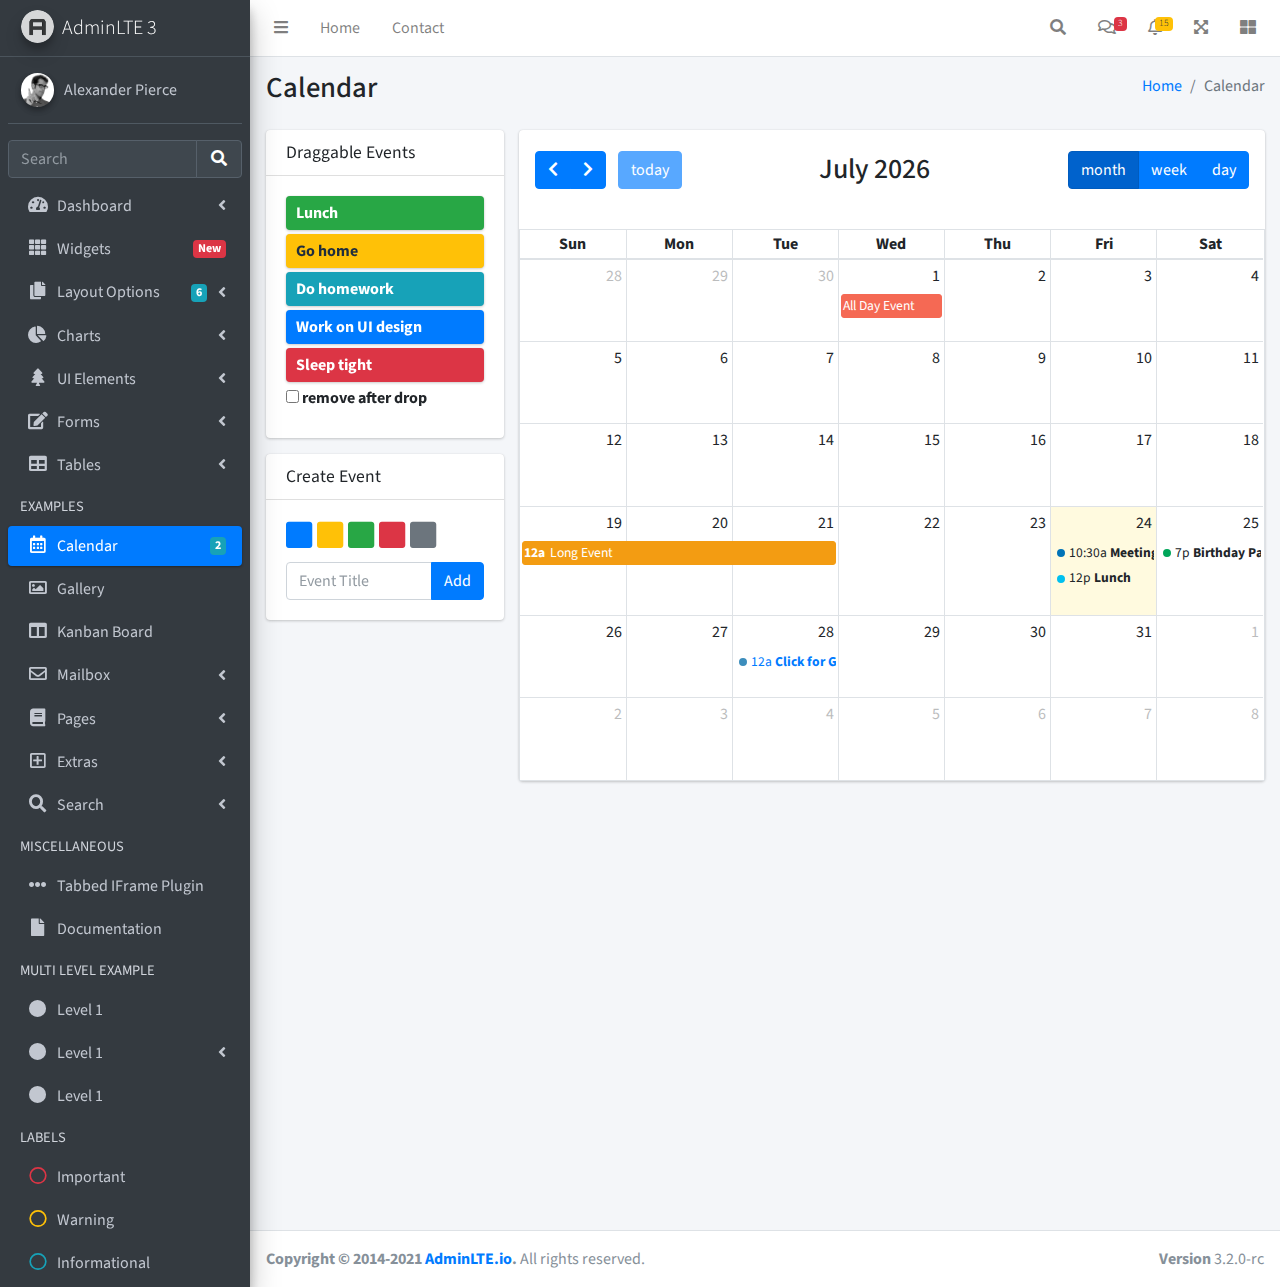
<file: pages/calendar.html>
<!DOCTYPE html>
<html lang="en">
<head>
  <meta charset="utf-8">
  <meta name="viewport" content="width=device-width, initial-scale=1">
  <title>AdminLTE 3 | Calendar</title>

  <!-- Google Font: Source Sans Pro -->
  <link rel="stylesheet" href="https://fonts.googleapis.com/css?family=Source+Sans+Pro:300,400,400i,700&display=fallback">
  <!-- Font Awesome -->
  <link rel="stylesheet" href="../plugins/fontawesome-free/css/all.min.css">
  <!-- fullCalendar -->
  <link rel="stylesheet" href="../plugins/fullcalendar/main.css">
  <!-- Theme style -->
  <link rel="stylesheet" href="../dist/css/adminlte.min.css">
</head>
<body class="hold-transition sidebar-mini">
<div class="wrapper">
  <!-- Navbar -->
  <nav class="main-header navbar navbar-expand navbar-white navbar-light">
    <!-- Left navbar links -->
    <ul class="navbar-nav">
      <li class="nav-item">
        <a class="nav-link" data-widget="pushmenu" href="#" role="button"><i class="fas fa-bars"></i></a>
      </li>
      <li class="nav-item d-none d-sm-inline-block">
        <a href="../index3.html" class="nav-link">Home</a>
      </li>
      <li class="nav-item d-none d-sm-inline-block">
        <a href="#" class="nav-link">Contact</a>
      </li>
    </ul>

    <!-- Right navbar links -->
    <ul class="navbar-nav ml-auto">
      <!-- Navbar Search -->
      <li class="nav-item">
        <a class="nav-link" data-widget="navbar-search" href="#" role="button">
          <i class="fas fa-search"></i>
        </a>
        <div class="navbar-search-block">
          <form class="form-inline">
            <div class="input-group input-group-sm">
              <input class="form-control form-control-navbar" type="search" placeholder="Search" aria-label="Search">
              <div class="input-group-append">
                <button class="btn btn-navbar" type="submit">
                  <i class="fas fa-search"></i>
                </button>
                <button class="btn btn-navbar" type="button" data-widget="navbar-search">
                  <i class="fas fa-times"></i>
                </button>
              </div>
            </div>
          </form>
        </div>
      </li>

      <!-- Messages Dropdown Menu -->
      <li class="nav-item dropdown">
        <a class="nav-link" data-toggle="dropdown" href="#">
          <i class="far fa-comments"></i>
          <span class="badge badge-danger navbar-badge">3</span>
        </a>
        <div class="dropdown-menu dropdown-menu-lg dropdown-menu-right">
          <a href="#" class="dropdown-item">
            <!-- Message Start -->
            <div class="media">
              <img src="../dist/img/user1-128x128.jpg" alt="User Avatar" class="img-size-50 mr-3 img-circle">
              <div class="media-body">
                <h3 class="dropdown-item-title">
                  Brad Diesel
                  <span class="float-right text-sm text-danger"><i class="fas fa-star"></i></span>
                </h3>
                <p class="text-sm">Call me whenever you can...</p>
                <p class="text-sm text-muted"><i class="far fa-clock mr-1"></i> 4 Hours Ago</p>
              </div>
            </div>
            <!-- Message End -->
          </a>
          <div class="dropdown-divider"></div>
          <a href="#" class="dropdown-item">
            <!-- Message Start -->
            <div class="media">
              <img src="../dist/img/user8-128x128.jpg" alt="User Avatar" class="img-size-50 img-circle mr-3">
              <div class="media-body">
                <h3 class="dropdown-item-title">
                  John Pierce
                  <span class="float-right text-sm text-muted"><i class="fas fa-star"></i></span>
                </h3>
                <p class="text-sm">I got your message bro</p>
                <p class="text-sm text-muted"><i class="far fa-clock mr-1"></i> 4 Hours Ago</p>
              </div>
            </div>
            <!-- Message End -->
          </a>
          <div class="dropdown-divider"></div>
          <a href="#" class="dropdown-item">
            <!-- Message Start -->
            <div class="media">
              <img src="../dist/img/user3-128x128.jpg" alt="User Avatar" class="img-size-50 img-circle mr-3">
              <div class="media-body">
                <h3 class="dropdown-item-title">
                  Nora Silvester
                  <span class="float-right text-sm text-warning"><i class="fas fa-star"></i></span>
                </h3>
                <p class="text-sm">The subject goes here</p>
                <p class="text-sm text-muted"><i class="far fa-clock mr-1"></i> 4 Hours Ago</p>
              </div>
            </div>
            <!-- Message End -->
          </a>
          <div class="dropdown-divider"></div>
          <a href="#" class="dropdown-item dropdown-footer">See All Messages</a>
        </div>
      </li>
      <!-- Notifications Dropdown Menu -->
      <li class="nav-item dropdown">
        <a class="nav-link" data-toggle="dropdown" href="#">
          <i class="far fa-bell"></i>
          <span class="badge badge-warning navbar-badge">15</span>
        </a>
        <div class="dropdown-menu dropdown-menu-lg dropdown-menu-right">
          <span class="dropdown-item dropdown-header">15 Notifications</span>
          <div class="dropdown-divider"></div>
          <a href="#" class="dropdown-item">
            <i class="fas fa-envelope mr-2"></i> 4 new messages
            <span class="float-right text-muted text-sm">3 mins</span>
          </a>
          <div class="dropdown-divider"></div>
          <a href="#" class="dropdown-item">
            <i class="fas fa-users mr-2"></i> 8 friend requests
            <span class="float-right text-muted text-sm">12 hours</span>
          </a>
          <div class="dropdown-divider"></div>
          <a href="#" class="dropdown-item">
            <i class="fas fa-file mr-2"></i> 3 new reports
            <span class="float-right text-muted text-sm">2 days</span>
          </a>
          <div class="dropdown-divider"></div>
          <a href="#" class="dropdown-item dropdown-footer">See All Notifications</a>
        </div>
      </li>
      <li class="nav-item">
        <a class="nav-link" data-widget="fullscreen" href="#" role="button">
          <i class="fas fa-expand-arrows-alt"></i>
        </a>
      </li>
      <li class="nav-item">
        <a class="nav-link" data-widget="control-sidebar" data-slide="true" href="#" role="button">
          <i class="fas fa-th-large"></i>
        </a>
      </li>
    </ul>
  </nav>
  <!-- /.navbar -->

  <!-- Main Sidebar Container -->
  <aside class="main-sidebar sidebar-dark-primary elevation-4">
    <!-- Brand Logo -->
    <a href="../index3.html" class="brand-link">
      <img src="../dist/img/AdminLTELogo.png" alt="AdminLTE Logo" class="brand-image img-circle elevation-3" style="opacity: .8">
      <span class="brand-text font-weight-light">AdminLTE 3</span>
    </a>

    <!-- Sidebar -->
    <div class="sidebar">
      <!-- Sidebar user panel (optional) -->
      <div class="user-panel mt-3 pb-3 mb-3 d-flex">
        <div class="image">
          <img src="../dist/img/user2-160x160.jpg" class="img-circle elevation-2" alt="User Image">
        </div>
        <div class="info">
          <a href="#" class="d-block">Alexander Pierce</a>
        </div>
      </div>

      <!-- SidebarSearch Form -->
      <div class="form-inline">
        <div class="input-group" data-widget="sidebar-search">
          <input class="form-control form-control-sidebar" type="search" placeholder="Search" aria-label="Search">
          <div class="input-group-append">
            <button class="btn btn-sidebar">
              <i class="fas fa-search fa-fw"></i>
            </button>
          </div>
        </div>
      </div>

      <!-- Sidebar Menu -->
      <nav class="mt-2">
        <ul class="nav nav-pills nav-sidebar flex-column" data-widget="treeview" role="menu" data-accordion="false">
          <!-- Add icons to the links using the .nav-icon class
               with font-awesome or any other icon font library -->
          <li class="nav-item">
            <a href="#" class="nav-link">
              <i class="nav-icon fas fa-tachometer-alt"></i>
              <p>
                Dashboard
                <i class="right fas fa-angle-left"></i>
              </p>
            </a>
            <ul class="nav nav-treeview">
              <li class="nav-item">
                <a href="../index.html" class="nav-link">
                  <i class="far fa-circle nav-icon"></i>
                  <p>Dashboard v1</p>
                </a>
              </li>
              <li class="nav-item">
                <a href="../index2.html" class="nav-link">
                  <i class="far fa-circle nav-icon"></i>
                  <p>Dashboard v2</p>
                </a>
              </li>
              <li class="nav-item">
                <a href="../index3.html" class="nav-link">
                  <i class="far fa-circle nav-icon"></i>
                  <p>Dashboard v3</p>
                </a>
              </li>
            </ul>
          </li>
          <li class="nav-item">
            <a href="widgets.html" class="nav-link">
              <i class="nav-icon fas fa-th"></i>
              <p>
                Widgets
                <span class="right badge badge-danger">New</span>
              </p>
            </a>
          </li>
          <li class="nav-item">
            <a href="#" class="nav-link">
              <i class="nav-icon fas fa-copy"></i>
              <p>
                Layout Options
                <i class="fas fa-angle-left right"></i>
                <span class="badge badge-info right">6</span>
              </p>
            </a>
            <ul class="nav nav-treeview">
              <li class="nav-item">
                <a href="layout/top-nav.html" class="nav-link">
                  <i class="far fa-circle nav-icon"></i>
                  <p>Top Navigation</p>
                </a>
              </li>
              <li class="nav-item">
                <a href="layout/top-nav-sidebar.html" class="nav-link">
                  <i class="far fa-circle nav-icon"></i>
                  <p>Top Navigation + Sidebar</p>
                </a>
              </li>
              <li class="nav-item">
                <a href="layout/boxed.html" class="nav-link">
                  <i class="far fa-circle nav-icon"></i>
                  <p>Boxed</p>
                </a>
              </li>
              <li class="nav-item">
                <a href="layout/fixed-sidebar.html" class="nav-link">
                  <i class="far fa-circle nav-icon"></i>
                  <p>Fixed Sidebar</p>
                </a>
              </li>
              <li class="nav-item">
                <a href="layout/fixed-sidebar-custom.html" class="nav-link">
                  <i class="far fa-circle nav-icon"></i>
                  <p>Fixed Sidebar <small>+ Custom Area</small></p>
                </a>
              </li>
              <li class="nav-item">
                <a href="layout/fixed-topnav.html" class="nav-link">
                  <i class="far fa-circle nav-icon"></i>
                  <p>Fixed Navbar</p>
                </a>
              </li>
              <li class="nav-item">
                <a href="layout/fixed-footer.html" class="nav-link">
                  <i class="far fa-circle nav-icon"></i>
                  <p>Fixed Footer</p>
                </a>
              </li>
              <li class="nav-item">
                <a href="layout/collapsed-sidebar.html" class="nav-link">
                  <i class="far fa-circle nav-icon"></i>
                  <p>Collapsed Sidebar</p>
                </a>
              </li>
            </ul>
          </li>
          <li class="nav-item">
            <a href="#" class="nav-link">
              <i class="nav-icon fas fa-chart-pie"></i>
              <p>
                Charts
                <i class="right fas fa-angle-left"></i>
              </p>
            </a>
            <ul class="nav nav-treeview">
              <li class="nav-item">
                <a href="charts/chartjs.html" class="nav-link">
                  <i class="far fa-circle nav-icon"></i>
                  <p>ChartJS</p>
                </a>
              </li>
              <li class="nav-item">
                <a href="charts/flot.html" class="nav-link">
                  <i class="far fa-circle nav-icon"></i>
                  <p>Flot</p>
                </a>
              </li>
              <li class="nav-item">
                <a href="charts/inline.html" class="nav-link">
                  <i class="far fa-circle nav-icon"></i>
                  <p>Inline</p>
                </a>
              </li>
              <li class="nav-item">
                <a href="charts/uplot.html" class="nav-link">
                  <i class="far fa-circle nav-icon"></i>
                  <p>uPlot</p>
                </a>
              </li>
            </ul>
          </li>
          <li class="nav-item">
            <a href="#" class="nav-link">
              <i class="nav-icon fas fa-tree"></i>
              <p>
                UI Elements
                <i class="fas fa-angle-left right"></i>
              </p>
            </a>
            <ul class="nav nav-treeview">
              <li class="nav-item">
                <a href="UI/general.html" class="nav-link">
                  <i class="far fa-circle nav-icon"></i>
                  <p>General</p>
                </a>
              </li>
              <li class="nav-item">
                <a href="UI/icons.html" class="nav-link">
                  <i class="far fa-circle nav-icon"></i>
                  <p>Icons</p>
                </a>
              </li>
              <li class="nav-item">
                <a href="UI/buttons.html" class="nav-link">
                  <i class="far fa-circle nav-icon"></i>
                  <p>Buttons</p>
                </a>
              </li>
              <li class="nav-item">
                <a href="UI/sliders.html" class="nav-link">
                  <i class="far fa-circle nav-icon"></i>
                  <p>Sliders</p>
                </a>
              </li>
              <li class="nav-item">
                <a href="UI/modals.html" class="nav-link">
                  <i class="far fa-circle nav-icon"></i>
                  <p>Modals & Alerts</p>
                </a>
              </li>
              <li class="nav-item">
                <a href="UI/navbar.html" class="nav-link">
                  <i class="far fa-circle nav-icon"></i>
                  <p>Navbar & Tabs</p>
                </a>
              </li>
              <li class="nav-item">
                <a href="UI/timeline.html" class="nav-link">
                  <i class="far fa-circle nav-icon"></i>
                  <p>Timeline</p>
                </a>
              </li>
              <li class="nav-item">
                <a href="UI/ribbons.html" class="nav-link">
                  <i class="far fa-circle nav-icon"></i>
                  <p>Ribbons</p>
                </a>
              </li>
            </ul>
          </li>
          <li class="nav-item">
            <a href="#" class="nav-link">
              <i class="nav-icon fas fa-edit"></i>
              <p>
                Forms
                <i class="fas fa-angle-left right"></i>
              </p>
            </a>
            <ul class="nav nav-treeview">
              <li class="nav-item">
                <a href="forms/general.html" class="nav-link">
                  <i class="far fa-circle nav-icon"></i>
                  <p>General Elements</p>
                </a>
              </li>
              <li class="nav-item">
                <a href="forms/advanced.html" class="nav-link">
                  <i class="far fa-circle nav-icon"></i>
                  <p>Advanced Elements</p>
                </a>
              </li>
              <li class="nav-item">
                <a href="forms/editors.html" class="nav-link">
                  <i class="far fa-circle nav-icon"></i>
                  <p>Editors</p>
                </a>
              </li>
              <li class="nav-item">
                <a href="forms/validation.html" class="nav-link">
                  <i class="far fa-circle nav-icon"></i>
                  <p>Validation</p>
                </a>
              </li>
            </ul>
          </li>
          <li class="nav-item">
            <a href="#" class="nav-link">
              <i class="nav-icon fas fa-table"></i>
              <p>
                Tables
                <i class="fas fa-angle-left right"></i>
              </p>
            </a>
            <ul class="nav nav-treeview">
              <li class="nav-item">
                <a href="tables/simple.html" class="nav-link">
                  <i class="far fa-circle nav-icon"></i>
                  <p>Simple Tables</p>
                </a>
              </li>
              <li class="nav-item">
                <a href="tables/data.html" class="nav-link">
                  <i class="far fa-circle nav-icon"></i>
                  <p>DataTables</p>
                </a>
              </li>
              <li class="nav-item">
                <a href="tables/jsgrid.html" class="nav-link">
                  <i class="far fa-circle nav-icon"></i>
                  <p>jsGrid</p>
                </a>
              </li>
            </ul>
          </li>
          <li class="nav-header">EXAMPLES</li>
          <li class="nav-item">
            <a href="calendar.html" class="nav-link active">
              <i class="nav-icon far fa-calendar-alt"></i>
              <p>
                Calendar
                <span class="badge badge-info right">2</span>
              </p>
            </a>
          </li>
          <li class="nav-item">
            <a href="gallery.html" class="nav-link">
              <i class="nav-icon far fa-image"></i>
              <p>
                Gallery
              </p>
            </a>
          </li>
          <li class="nav-item">
            <a href="kanban.html" class="nav-link">
              <i class="nav-icon fas fa-columns"></i>
              <p>
                Kanban Board
              </p>
            </a>
          </li>
          <li class="nav-item">
            <a href="#" class="nav-link">
              <i class="nav-icon far fa-envelope"></i>
              <p>
                Mailbox
                <i class="fas fa-angle-left right"></i>
              </p>
            </a>
            <ul class="nav nav-treeview">
              <li class="nav-item">
                <a href="mailbox/mailbox.html" class="nav-link">
                  <i class="far fa-circle nav-icon"></i>
                  <p>Inbox</p>
                </a>
              </li>
              <li class="nav-item">
                <a href="mailbox/compose.html" class="nav-link">
                  <i class="far fa-circle nav-icon"></i>
                  <p>Compose</p>
                </a>
              </li>
              <li class="nav-item">
                <a href="mailbox/read-mail.html" class="nav-link">
                  <i class="far fa-circle nav-icon"></i>
                  <p>Read</p>
                </a>
              </li>
            </ul>
          </li>
          <li class="nav-item">
            <a href="#" class="nav-link">
              <i class="nav-icon fas fa-book"></i>
              <p>
                Pages
                <i class="fas fa-angle-left right"></i>
              </p>
            </a>
            <ul class="nav nav-treeview">
              <li class="nav-item">
                <a href="examples/invoice.html" class="nav-link">
                  <i class="far fa-circle nav-icon"></i>
                  <p>Invoice</p>
                </a>
              </li>
              <li class="nav-item">
                <a href="examples/profile.html" class="nav-link">
                  <i class="far fa-circle nav-icon"></i>
                  <p>Profile</p>
                </a>
              </li>
              <li class="nav-item">
                <a href="examples/e-commerce.html" class="nav-link">
                  <i class="far fa-circle nav-icon"></i>
                  <p>E-commerce</p>
                </a>
              </li>
              <li class="nav-item">
                <a href="examples/projects.html" class="nav-link">
                  <i class="far fa-circle nav-icon"></i>
                  <p>Projects</p>
                </a>
              </li>
              <li class="nav-item">
                <a href="examples/project-add.html" class="nav-link">
                  <i class="far fa-circle nav-icon"></i>
                  <p>Project Add</p>
                </a>
              </li>
              <li class="nav-item">
                <a href="examples/project-edit.html" class="nav-link">
                  <i class="far fa-circle nav-icon"></i>
                  <p>Project Edit</p>
                </a>
              </li>
              <li class="nav-item">
                <a href="examples/project-detail.html" class="nav-link">
                  <i class="far fa-circle nav-icon"></i>
                  <p>Project Detail</p>
                </a>
              </li>
              <li class="nav-item">
                <a href="examples/contacts.html" class="nav-link">
                  <i class="far fa-circle nav-icon"></i>
                  <p>Contacts</p>
                </a>
              </li>
              <li class="nav-item">
                <a href="examples/faq.html" class="nav-link">
                  <i class="far fa-circle nav-icon"></i>
                  <p>FAQ</p>
                </a>
              </li>
              <li class="nav-item">
                <a href="examples/contact-us.html" class="nav-link">
                  <i class="far fa-circle nav-icon"></i>
                  <p>Contact us</p>
                </a>
              </li>
            </ul>
          </li>
          <li class="nav-item">
            <a href="#" class="nav-link">
              <i class="nav-icon far fa-plus-square"></i>
              <p>
                Extras
                <i class="fas fa-angle-left right"></i>
              </p>
            </a>
            <ul class="nav nav-treeview">
              <li class="nav-item">
                <a href="#" class="nav-link">
                  <i class="far fa-circle nav-icon"></i>
                  <p>
                    Login & Register v1
                    <i class="fas fa-angle-left right"></i>
                  </p>
                </a>
                <ul class="nav nav-treeview">
                  <li class="nav-item">
                    <a href="examples/login.html" class="nav-link">
                      <i class="far fa-circle nav-icon"></i>
                      <p>Login v1</p>
                    </a>
                  </li>
                  <li class="nav-item">
                    <a href="examples/register.html" class="nav-link">
                      <i class="far fa-circle nav-icon"></i>
                      <p>Register v1</p>
                    </a>
                  </li>
                  <li class="nav-item">
                    <a href="examples/forgot-password.html" class="nav-link">
                      <i class="far fa-circle nav-icon"></i>
                      <p>Forgot Password v1</p>
                    </a>
                  </li>
                  <li class="nav-item">
                    <a href="examples/recover-password.html" class="nav-link">
                      <i class="far fa-circle nav-icon"></i>
                      <p>Recover Password v1</p>
                    </a>
                  </li>
                </ul>
              </li>
              <li class="nav-item">
                <a href="#" class="nav-link">
                  <i class="far fa-circle nav-icon"></i>
                  <p>
                    Login & Register v2
                    <i class="fas fa-angle-left right"></i>
                  </p>
                </a>
                <ul class="nav nav-treeview">
                  <li class="nav-item">
                    <a href="examples/login-v2.html" class="nav-link">
                      <i class="far fa-circle nav-icon"></i>
                      <p>Login v2</p>
                    </a>
                  </li>
                  <li class="nav-item">
                    <a href="examples/register-v2.html" class="nav-link">
                      <i class="far fa-circle nav-icon"></i>
                      <p>Register v2</p>
                    </a>
                  </li>
                  <li class="nav-item">
                    <a href="examples/forgot-password-v2.html" class="nav-link">
                      <i class="far fa-circle nav-icon"></i>
                      <p>Forgot Password v2</p>
                    </a>
                  </li>
                  <li class="nav-item">
                    <a href="examples/recover-password-v2.html" class="nav-link">
                      <i class="far fa-circle nav-icon"></i>
                      <p>Recover Password v2</p>
                    </a>
                  </li>
                </ul>
              </li>
              <li class="nav-item">
                <a href="examples/lockscreen.html" class="nav-link">
                  <i class="far fa-circle nav-icon"></i>
                  <p>Lockscreen</p>
                </a>
              </li>
              <li class="nav-item">
                <a href="examples/legacy-user-menu.html" class="nav-link">
                  <i class="far fa-circle nav-icon"></i>
                  <p>Legacy User Menu</p>
                </a>
              </li>
              <li class="nav-item">
                <a href="examples/language-menu.html" class="nav-link">
                  <i class="far fa-circle nav-icon"></i>
                  <p>Language Menu</p>
                </a>
              </li>
              <li class="nav-item">
                <a href="examples/404.html" class="nav-link">
                  <i class="far fa-circle nav-icon"></i>
                  <p>Error 404</p>
                </a>
              </li>
              <li class="nav-item">
                <a href="examples/500.html" class="nav-link">
                  <i class="far fa-circle nav-icon"></i>
                  <p>Error 500</p>
                </a>
              </li>
              <li class="nav-item">
                <a href="examples/pace.html" class="nav-link">
                  <i class="far fa-circle nav-icon"></i>
                  <p>Pace</p>
                </a>
              </li>
              <li class="nav-item">
                <a href="examples/blank.html" class="nav-link">
                  <i class="far fa-circle nav-icon"></i>
                  <p>Blank Page</p>
                </a>
              </li>
              <li class="nav-item">
                <a href="../starter.html" class="nav-link">
                  <i class="far fa-circle nav-icon"></i>
                  <p>Starter Page</p>
                </a>
              </li>
            </ul>
          </li>
          <li class="nav-item">
            <a href="#" class="nav-link">
              <i class="nav-icon fas fa-search"></i>
              <p>
                Search
                <i class="fas fa-angle-left right"></i>
              </p>
            </a>
            <ul class="nav nav-treeview">
              <li class="nav-item">
                <a href="search/simple.html" class="nav-link">
                  <i class="far fa-circle nav-icon"></i>
                  <p>Simple Search</p>
                </a>
              </li>
              <li class="nav-item">
                <a href="search/enhanced.html" class="nav-link">
                  <i class="far fa-circle nav-icon"></i>
                  <p>Enhanced</p>
                </a>
              </li>
            </ul>
          </li>
          <li class="nav-header">MISCELLANEOUS</li>
          <li class="nav-item">
            <a href="../iframe.html" class="nav-link">
              <i class="nav-icon fas fa-ellipsis-h"></i>
              <p>Tabbed IFrame Plugin</p>
            </a>
          </li>
          <li class="nav-item">
            <a href="https://adminlte.io/docs/3.1/" class="nav-link">
              <i class="nav-icon fas fa-file"></i>
              <p>Documentation</p>
            </a>
          </li>
          <li class="nav-header">MULTI LEVEL EXAMPLE</li>
          <li class="nav-item">
            <a href="#" class="nav-link">
              <i class="fas fa-circle nav-icon"></i>
              <p>Level 1</p>
            </a>
          </li>
          <li class="nav-item">
            <a href="#" class="nav-link">
              <i class="nav-icon fas fa-circle"></i>
              <p>
                Level 1
                <i class="right fas fa-angle-left"></i>
              </p>
            </a>
            <ul class="nav nav-treeview">
              <li class="nav-item">
                <a href="#" class="nav-link">
                  <i class="far fa-circle nav-icon"></i>
                  <p>Level 2</p>
                </a>
              </li>
              <li class="nav-item">
                <a href="#" class="nav-link">
                  <i class="far fa-circle nav-icon"></i>
                  <p>
                    Level 2
                    <i class="right fas fa-angle-left"></i>
                  </p>
                </a>
                <ul class="nav nav-treeview">
                  <li class="nav-item">
                    <a href="#" class="nav-link">
                      <i class="far fa-dot-circle nav-icon"></i>
                      <p>Level 3</p>
                    </a>
                  </li>
                  <li class="nav-item">
                    <a href="#" class="nav-link">
                      <i class="far fa-dot-circle nav-icon"></i>
                      <p>Level 3</p>
                    </a>
                  </li>
                  <li class="nav-item">
                    <a href="#" class="nav-link">
                      <i class="far fa-dot-circle nav-icon"></i>
                      <p>Level 3</p>
                    </a>
                  </li>
                </ul>
              </li>
              <li class="nav-item">
                <a href="#" class="nav-link">
                  <i class="far fa-circle nav-icon"></i>
                  <p>Level 2</p>
                </a>
              </li>
            </ul>
          </li>
          <li class="nav-item">
            <a href="#" class="nav-link">
              <i class="fas fa-circle nav-icon"></i>
              <p>Level 1</p>
            </a>
          </li>
          <li class="nav-header">LABELS</li>
          <li class="nav-item">
            <a href="#" class="nav-link">
              <i class="nav-icon far fa-circle text-danger"></i>
              <p class="text">Important</p>
            </a>
          </li>
          <li class="nav-item">
            <a href="#" class="nav-link">
              <i class="nav-icon far fa-circle text-warning"></i>
              <p>Warning</p>
            </a>
          </li>
          <li class="nav-item">
            <a href="#" class="nav-link">
              <i class="nav-icon far fa-circle text-info"></i>
              <p>Informational</p>
            </a>
          </li>
        </ul>
      </nav>
      <!-- /.sidebar-menu -->
    </div>
    <!-- /.sidebar -->
  </aside>

  <!-- Content Wrapper. Contains page content -->
  <div class="content-wrapper">
    <!-- Content Header (Page header) -->
    <section class="content-header">
      <div class="container-fluid">
        <div class="row mb-2">
          <div class="col-sm-6">
            <h1>Calendar</h1>
          </div>
          <div class="col-sm-6">
            <ol class="breadcrumb float-sm-right">
              <li class="breadcrumb-item"><a href="#">Home</a></li>
              <li class="breadcrumb-item active">Calendar</li>
            </ol>
          </div>
        </div>
      </div><!-- /.container-fluid -->
    </section>

    <!-- Main content -->
    <section class="content">
      <div class="container-fluid">
        <div class="row">
          <div class="col-md-3">
            <div class="sticky-top mb-3">
              <div class="card">
                <div class="card-header">
                  <h4 class="card-title">Draggable Events</h4>
                </div>
                <div class="card-body">
                  <!-- the events -->
                  <div id="external-events">
                    <div class="external-event bg-success">Lunch</div>
                    <div class="external-event bg-warning">Go home</div>
                    <div class="external-event bg-info">Do homework</div>
                    <div class="external-event bg-primary">Work on UI design</div>
                    <div class="external-event bg-danger">Sleep tight</div>
                    <div class="checkbox">
                      <label for="drop-remove">
                        <input type="checkbox" id="drop-remove">
                        remove after drop
                      </label>
                    </div>
                  </div>
                </div>
                <!-- /.card-body -->
              </div>
              <!-- /.card -->
              <div class="card">
                <div class="card-header">
                  <h3 class="card-title">Create Event</h3>
                </div>
                <div class="card-body">
                  <div class="btn-group" style="width: 100%; margin-bottom: 10px;">
                    <ul class="fc-color-picker" id="color-chooser">
                      <li><a class="text-primary" href="#"><i class="fas fa-square"></i></a></li>
                      <li><a class="text-warning" href="#"><i class="fas fa-square"></i></a></li>
                      <li><a class="text-success" href="#"><i class="fas fa-square"></i></a></li>
                      <li><a class="text-danger" href="#"><i class="fas fa-square"></i></a></li>
                      <li><a class="text-muted" href="#"><i class="fas fa-square"></i></a></li>
                    </ul>
                  </div>
                  <!-- /btn-group -->
                  <div class="input-group">
                    <input id="new-event" type="text" class="form-control" placeholder="Event Title">

                    <div class="input-group-append">
                      <button id="add-new-event" type="button" class="btn btn-primary">Add</button>
                    </div>
                    <!-- /btn-group -->
                  </div>
                  <!-- /input-group -->
                </div>
              </div>
            </div>
          </div>
          <!-- /.col -->
          <div class="col-md-9">
            <div class="card card-primary">
              <div class="card-body p-0">
                <!-- THE CALENDAR -->
                <div id="calendar"></div>
              </div>
              <!-- /.card-body -->
            </div>
            <!-- /.card -->
          </div>
          <!-- /.col -->
        </div>
        <!-- /.row -->
      </div><!-- /.container-fluid -->
    </section>
    <!-- /.content -->
  </div>
  <!-- /.content-wrapper -->

  <footer class="main-footer">
    <div class="float-right d-none d-sm-block">
      <b>Version</b> 3.2.0-rc
    </div>
    <strong>Copyright &copy; 2014-2021 <a href="https://adminlte.io">AdminLTE.io</a>.</strong> All rights reserved.
  </footer>

  <!-- Control Sidebar -->
  <aside class="control-sidebar control-sidebar-dark">
    <!-- Control sidebar content goes here -->
  </aside>
  <!-- /.control-sidebar -->
</div>
<!-- ./wrapper -->

<!-- jQuery -->
<script src="../plugins/jquery/jquery.min.js"></script>
<!-- Bootstrap -->
<script src="../plugins/bootstrap/js/bootstrap.bundle.min.js"></script>
<!-- jQuery UI -->
<script src="../plugins/jquery-ui/jquery-ui.min.js"></script>
<!-- AdminLTE App -->
<script src="../dist/js/adminlte.min.js"></script>
<!-- fullCalendar 2.2.5 -->
<script src="../plugins/moment/moment.min.js"></script>
<script src="../plugins/fullcalendar/main.js"></script>
<!-- AdminLTE for demo purposes -->
<script src="../dist/js/demo.js"></script>
<!-- Page specific script -->
<script>
  $(function () {

    /* initialize the external events
     -----------------------------------------------------------------*/
    function ini_events(ele) {
      ele.each(function () {

        // create an Event Object (https://fullcalendar.io/docs/event-object)
        // it doesn't need to have a start or end
        var eventObject = {
          title: $.trim($(this).text()) // use the element's text as the event title
        }

        // store the Event Object in the DOM element so we can get to it later
        $(this).data('eventObject', eventObject)

        // make the event draggable using jQuery UI
        $(this).draggable({
          zIndex        : 1070,
          revert        : true, // will cause the event to go back to its
          revertDuration: 0  //  original position after the drag
        })

      })
    }

    ini_events($('#external-events div.external-event'))

    /* initialize the calendar
     -----------------------------------------------------------------*/
    //Date for the calendar events (dummy data)
    var date = new Date()
    var d    = date.getDate(),
        m    = date.getMonth(),
        y    = date.getFullYear()

    var Calendar = FullCalendar.Calendar;
    var Draggable = FullCalendar.Draggable;

    var containerEl = document.getElementById('external-events');
    var checkbox = document.getElementById('drop-remove');
    var calendarEl = document.getElementById('calendar');

    // initialize the external events
    // -----------------------------------------------------------------

    new Draggable(containerEl, {
      itemSelector: '.external-event',
      eventData: function(eventEl) {
        return {
          title: eventEl.innerText,
          backgroundColor: window.getComputedStyle( eventEl ,null).getPropertyValue('background-color'),
          borderColor: window.getComputedStyle( eventEl ,null).getPropertyValue('background-color'),
          textColor: window.getComputedStyle( eventEl ,null).getPropertyValue('color'),
        };
      }
    });

    var calendar = new Calendar(calendarEl, {
      headerToolbar: {
        left  : 'prev,next today',
        center: 'title',
        right : 'dayGridMonth,timeGridWeek,timeGridDay'
      },
      themeSystem: 'bootstrap',
      //Random default events
      events: [
        {
          title          : 'All Day Event',
          start          : new Date(y, m, 1),
          backgroundColor: '#f56954', //red
          borderColor    : '#f56954', //red
          allDay         : true
        },
        {
          title          : 'Long Event',
          start          : new Date(y, m, d - 5),
          end            : new Date(y, m, d - 2),
          backgroundColor: '#f39c12', //yellow
          borderColor    : '#f39c12' //yellow
        },
        {
          title          : 'Meeting',
          start          : new Date(y, m, d, 10, 30),
          allDay         : false,
          backgroundColor: '#0073b7', //Blue
          borderColor    : '#0073b7' //Blue
        },
        {
          title          : 'Lunch',
          start          : new Date(y, m, d, 12, 0),
          end            : new Date(y, m, d, 14, 0),
          allDay         : false,
          backgroundColor: '#00c0ef', //Info (aqua)
          borderColor    : '#00c0ef' //Info (aqua)
        },
        {
          title          : 'Birthday Party',
          start          : new Date(y, m, d + 1, 19, 0),
          end            : new Date(y, m, d + 1, 22, 30),
          allDay         : false,
          backgroundColor: '#00a65a', //Success (green)
          borderColor    : '#00a65a' //Success (green)
        },
        {
          title          : 'Click for Google',
          start          : new Date(y, m, 28),
          end            : new Date(y, m, 29),
          url            : 'https://www.google.com/',
          backgroundColor: '#3c8dbc', //Primary (light-blue)
          borderColor    : '#3c8dbc' //Primary (light-blue)
        }
      ],
      editable  : true,
      droppable : true, // this allows things to be dropped onto the calendar !!!
      drop      : function(info) {
        // is the "remove after drop" checkbox checked?
        if (checkbox.checked) {
          // if so, remove the element from the "Draggable Events" list
          info.draggedEl.parentNode.removeChild(info.draggedEl);
        }
      }
    });

    calendar.render();
    // $('#calendar').fullCalendar()

    /* ADDING EVENTS */
    var currColor = '#3c8dbc' //Red by default
    // Color chooser button
    $('#color-chooser > li > a').click(function (e) {
      e.preventDefault()
      // Save color
      currColor = $(this).css('color')
      // Add color effect to button
      $('#add-new-event').css({
        'background-color': currColor,
        'border-color'    : currColor
      })
    })
    $('#add-new-event').click(function (e) {
      e.preventDefault()
      // Get value and make sure it is not null
      var val = $('#new-event').val()
      if (val.length == 0) {
        return
      }

      // Create events
      var event = $('<div />')
      event.css({
        'background-color': currColor,
        'border-color'    : currColor,
        'color'           : '#fff'
      }).addClass('external-event')
      event.text(val)
      $('#external-events').prepend(event)

      // Add draggable funtionality
      ini_events(event)

      // Remove event from text input
      $('#new-event').val('')
    })
  })
</script>
</body>
</html>
</file>
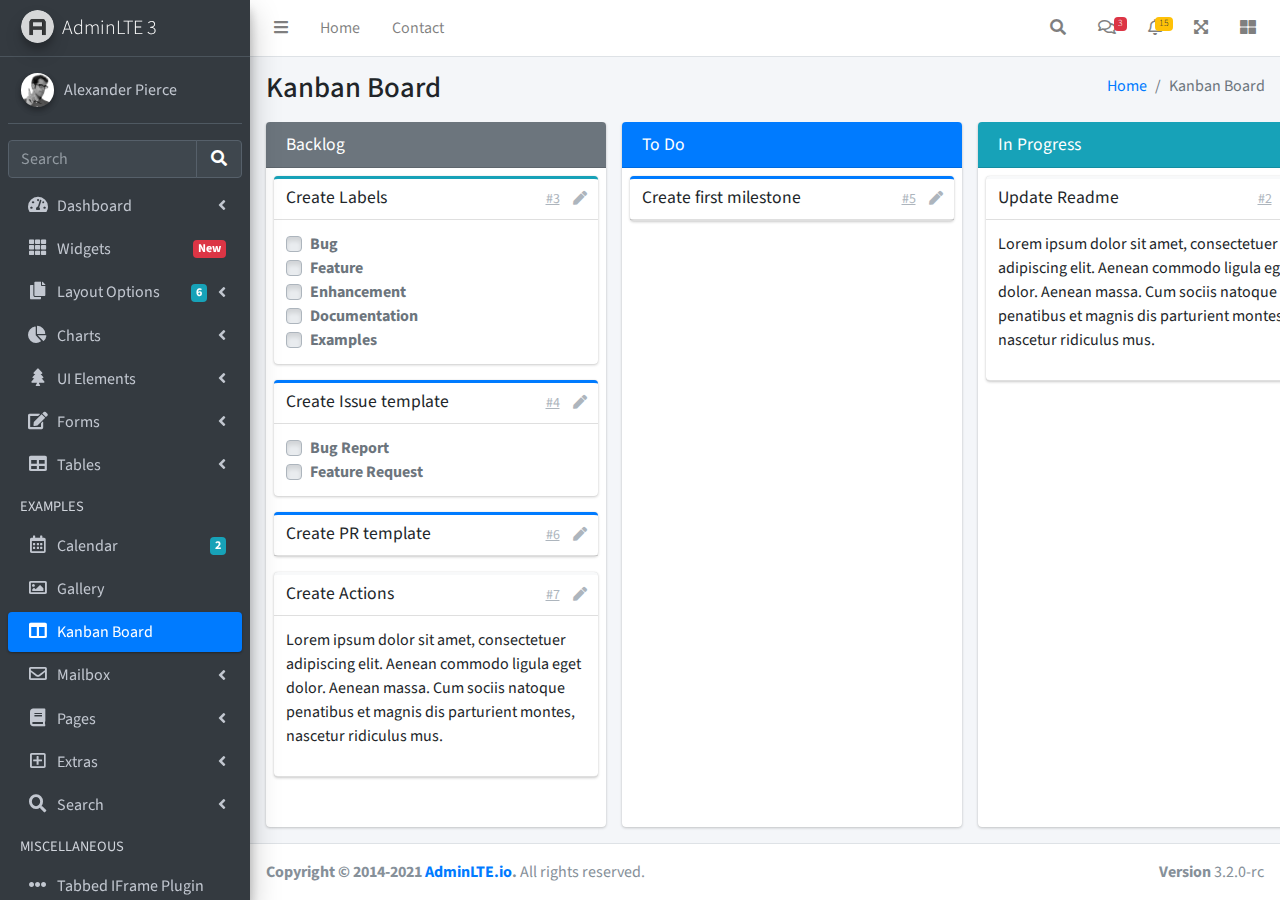
<file: pages/kanban.html>
<!DOCTYPE html>
<html lang="en">
<head>
  <meta charset="utf-8">
  <meta name="viewport" content="width=device-width, initial-scale=1">
  <title>AdminLTE 3 | Kanban Board</title>

  <!-- Google Font: Source Sans Pro -->
  <link rel="stylesheet" href="https://fonts.googleapis.com/css?family=Source+Sans+Pro:300,400,400i,700&display=fallback">
  <!-- Font Awesome -->
  <link rel="stylesheet" href="../plugins/fontawesome-free/css/all.min.css">
  <!-- Ekko Lightbox -->
  <link rel="stylesheet" href="../plugins/ekko-lightbox/ekko-lightbox.css">
  <!-- Theme style -->
  <link rel="stylesheet" href="../dist/css/adminlte.min.css">
  <!-- overlayScrollbars -->
  <link rel="stylesheet" href="../plugins/overlayScrollbars/css/OverlayScrollbars.min.css">
</head>
<body class="hold-transition sidebar-mini layout-fixed">
<div class="wrapper">
  <!-- Navbar -->
  <nav class="main-header navbar navbar-expand navbar-white navbar-light">
    <!-- Left navbar links -->
    <ul class="navbar-nav">
      <li class="nav-item">
        <a class="nav-link" data-widget="pushmenu" href="#" role="button"><i class="fas fa-bars"></i></a>
      </li>
      <li class="nav-item d-none d-sm-inline-block">
        <a href="../index3.html" class="nav-link">Home</a>
      </li>
      <li class="nav-item d-none d-sm-inline-block">
        <a href="#" class="nav-link">Contact</a>
      </li>
    </ul>

    <!-- Right navbar links -->
    <ul class="navbar-nav ml-auto">
      <!-- Navbar Search -->
      <li class="nav-item">
        <a class="nav-link" data-widget="navbar-search" href="#" role="button">
          <i class="fas fa-search"></i>
        </a>
        <div class="navbar-search-block">
          <form class="form-inline">
            <div class="input-group input-group-sm">
              <input class="form-control form-control-navbar" type="search" placeholder="Search" aria-label="Search">
              <div class="input-group-append">
                <button class="btn btn-navbar" type="submit">
                  <i class="fas fa-search"></i>
                </button>
                <button class="btn btn-navbar" type="button" data-widget="navbar-search">
                  <i class="fas fa-times"></i>
                </button>
              </div>
            </div>
          </form>
        </div>
      </li>

      <!-- Messages Dropdown Menu -->
      <li class="nav-item dropdown">
        <a class="nav-link" data-toggle="dropdown" href="#">
          <i class="far fa-comments"></i>
          <span class="badge badge-danger navbar-badge">3</span>
        </a>
        <div class="dropdown-menu dropdown-menu-lg dropdown-menu-right">
          <a href="#" class="dropdown-item">
            <!-- Message Start -->
            <div class="media">
              <img src="../dist/img/user1-128x128.jpg" alt="User Avatar" class="img-size-50 mr-3 img-circle">
              <div class="media-body">
                <h3 class="dropdown-item-title">
                  Brad Diesel
                  <span class="float-right text-sm text-danger"><i class="fas fa-star"></i></span>
                </h3>
                <p class="text-sm">Call me whenever you can...</p>
                <p class="text-sm text-muted"><i class="far fa-clock mr-1"></i> 4 Hours Ago</p>
              </div>
            </div>
            <!-- Message End -->
          </a>
          <div class="dropdown-divider"></div>
          <a href="#" class="dropdown-item">
            <!-- Message Start -->
            <div class="media">
              <img src="../dist/img/user8-128x128.jpg" alt="User Avatar" class="img-size-50 img-circle mr-3">
              <div class="media-body">
                <h3 class="dropdown-item-title">
                  John Pierce
                  <span class="float-right text-sm text-muted"><i class="fas fa-star"></i></span>
                </h3>
                <p class="text-sm">I got your message bro</p>
                <p class="text-sm text-muted"><i class="far fa-clock mr-1"></i> 4 Hours Ago</p>
              </div>
            </div>
            <!-- Message End -->
          </a>
          <div class="dropdown-divider"></div>
          <a href="#" class="dropdown-item">
            <!-- Message Start -->
            <div class="media">
              <img src="../dist/img/user3-128x128.jpg" alt="User Avatar" class="img-size-50 img-circle mr-3">
              <div class="media-body">
                <h3 class="dropdown-item-title">
                  Nora Silvester
                  <span class="float-right text-sm text-warning"><i class="fas fa-star"></i></span>
                </h3>
                <p class="text-sm">The subject goes here</p>
                <p class="text-sm text-muted"><i class="far fa-clock mr-1"></i> 4 Hours Ago</p>
              </div>
            </div>
            <!-- Message End -->
          </a>
          <div class="dropdown-divider"></div>
          <a href="#" class="dropdown-item dropdown-footer">See All Messages</a>
        </div>
      </li>
      <!-- Notifications Dropdown Menu -->
      <li class="nav-item dropdown">
        <a class="nav-link" data-toggle="dropdown" href="#">
          <i class="far fa-bell"></i>
          <span class="badge badge-warning navbar-badge">15</span>
        </a>
        <div class="dropdown-menu dropdown-menu-lg dropdown-menu-right">
          <span class="dropdown-item dropdown-header">15 Notifications</span>
          <div class="dropdown-divider"></div>
          <a href="#" class="dropdown-item">
            <i class="fas fa-envelope mr-2"></i> 4 new messages
            <span class="float-right text-muted text-sm">3 mins</span>
          </a>
          <div class="dropdown-divider"></div>
          <a href="#" class="dropdown-item">
            <i class="fas fa-users mr-2"></i> 8 friend requests
            <span class="float-right text-muted text-sm">12 hours</span>
          </a>
          <div class="dropdown-divider"></div>
          <a href="#" class="dropdown-item">
            <i class="fas fa-file mr-2"></i> 3 new reports
            <span class="float-right text-muted text-sm">2 days</span>
          </a>
          <div class="dropdown-divider"></div>
          <a href="#" class="dropdown-item dropdown-footer">See All Notifications</a>
        </div>
      </li>
      <li class="nav-item">
        <a class="nav-link" data-widget="fullscreen" href="#" role="button">
          <i class="fas fa-expand-arrows-alt"></i>
        </a>
      </li>
      <li class="nav-item">
        <a class="nav-link" data-widget="control-sidebar" data-slide="true" href="#" role="button">
          <i class="fas fa-th-large"></i>
        </a>
      </li>
    </ul>
  </nav>
  <!-- /.navbar -->

  <!-- Main Sidebar Container -->
  <aside class="main-sidebar sidebar-dark-primary elevation-4">
    <!-- Brand Logo -->
    <a href="../index3.html" class="brand-link">
      <img src="../dist/img/AdminLTELogo.png" alt="AdminLTE Logo" class="brand-image img-circle elevation-3" style="opacity: .8">
      <span class="brand-text font-weight-light">AdminLTE 3</span>
    </a>

    <!-- Sidebar -->
    <div class="sidebar">
      <!-- Sidebar user panel (optional) -->
      <div class="user-panel mt-3 pb-3 mb-3 d-flex">
        <div class="image">
          <img src="../dist/img/user2-160x160.jpg" class="img-circle elevation-2" alt="User Image">
        </div>
        <div class="info">
          <a href="#" class="d-block">Alexander Pierce</a>
        </div>
      </div>

      <!-- SidebarSearch Form -->
      <div class="form-inline">
        <div class="input-group" data-widget="sidebar-search">
          <input class="form-control form-control-sidebar" type="search" placeholder="Search" aria-label="Search">
          <div class="input-group-append">
            <button class="btn btn-sidebar">
              <i class="fas fa-search fa-fw"></i>
            </button>
          </div>
        </div>
      </div>

      <!-- Sidebar Menu -->
      <nav class="mt-2">
        <ul class="nav nav-pills nav-sidebar flex-column" data-widget="treeview" role="menu" data-accordion="false">
          <!-- Add icons to the links using the .nav-icon class
               with font-awesome or any other icon font library -->
          <li class="nav-item">
            <a href="#" class="nav-link">
              <i class="nav-icon fas fa-tachometer-alt"></i>
              <p>
                Dashboard
                <i class="right fas fa-angle-left"></i>
              </p>
            </a>
            <ul class="nav nav-treeview">
              <li class="nav-item">
                <a href="../index.html" class="nav-link">
                  <i class="far fa-circle nav-icon"></i>
                  <p>Dashboard v1</p>
                </a>
              </li>
              <li class="nav-item">
                <a href="../index2.html" class="nav-link">
                  <i class="far fa-circle nav-icon"></i>
                  <p>Dashboard v2</p>
                </a>
              </li>
              <li class="nav-item">
                <a href="../index3.html" class="nav-link">
                  <i class="far fa-circle nav-icon"></i>
                  <p>Dashboard v3</p>
                </a>
              </li>
            </ul>
          </li>
          <li class="nav-item">
            <a href="widgets.html" class="nav-link">
              <i class="nav-icon fas fa-th"></i>
              <p>
                Widgets
                <span class="right badge badge-danger">New</span>
              </p>
            </a>
          </li>
          <li class="nav-item">
            <a href="#" class="nav-link">
              <i class="nav-icon fas fa-copy"></i>
              <p>
                Layout Options
                <i class="fas fa-angle-left right"></i>
                <span class="badge badge-info right">6</span>
              </p>
            </a>
            <ul class="nav nav-treeview">
              <li class="nav-item">
                <a href="layout/top-nav.html" class="nav-link">
                  <i class="far fa-circle nav-icon"></i>
                  <p>Top Navigation</p>
                </a>
              </li>
              <li class="nav-item">
                <a href="layout/top-nav-sidebar.html" class="nav-link">
                  <i class="far fa-circle nav-icon"></i>
                  <p>Top Navigation + Sidebar</p>
                </a>
              </li>
              <li class="nav-item">
                <a href="layout/boxed.html" class="nav-link">
                  <i class="far fa-circle nav-icon"></i>
                  <p>Boxed</p>
                </a>
              </li>
              <li class="nav-item">
                <a href="layout/fixed-sidebar.html" class="nav-link">
                  <i class="far fa-circle nav-icon"></i>
                  <p>Fixed Sidebar</p>
                </a>
              </li>
              <li class="nav-item">
                <a href="layout/fixed-sidebar-custom.html" class="nav-link">
                  <i class="far fa-circle nav-icon"></i>
                  <p>Fixed Sidebar <small>+ Custom Area</small></p>
                </a>
              </li>
              <li class="nav-item">
                <a href="layout/fixed-topnav.html" class="nav-link">
                  <i class="far fa-circle nav-icon"></i>
                  <p>Fixed Navbar</p>
                </a>
              </li>
              <li class="nav-item">
                <a href="layout/fixed-footer.html" class="nav-link">
                  <i class="far fa-circle nav-icon"></i>
                  <p>Fixed Footer</p>
                </a>
              </li>
              <li class="nav-item">
                <a href="layout/collapsed-sidebar.html" class="nav-link">
                  <i class="far fa-circle nav-icon"></i>
                  <p>Collapsed Sidebar</p>
                </a>
              </li>
            </ul>
          </li>
          <li class="nav-item">
            <a href="#" class="nav-link">
              <i class="nav-icon fas fa-chart-pie"></i>
              <p>
                Charts
                <i class="right fas fa-angle-left"></i>
              </p>
            </a>
            <ul class="nav nav-treeview">
              <li class="nav-item">
                <a href="charts/chartjs.html" class="nav-link">
                  <i class="far fa-circle nav-icon"></i>
                  <p>ChartJS</p>
                </a>
              </li>
              <li class="nav-item">
                <a href="charts/flot.html" class="nav-link">
                  <i class="far fa-circle nav-icon"></i>
                  <p>Flot</p>
                </a>
              </li>
              <li class="nav-item">
                <a href="charts/inline.html" class="nav-link">
                  <i class="far fa-circle nav-icon"></i>
                  <p>Inline</p>
                </a>
              </li>
              <li class="nav-item">
                <a href="charts/uplot.html" class="nav-link">
                  <i class="far fa-circle nav-icon"></i>
                  <p>uPlot</p>
                </a>
              </li>
            </ul>
          </li>
          <li class="nav-item">
            <a href="#" class="nav-link">
              <i class="nav-icon fas fa-tree"></i>
              <p>
                UI Elements
                <i class="fas fa-angle-left right"></i>
              </p>
            </a>
            <ul class="nav nav-treeview">
              <li class="nav-item">
                <a href="UI/general.html" class="nav-link">
                  <i class="far fa-circle nav-icon"></i>
                  <p>General</p>
                </a>
              </li>
              <li class="nav-item">
                <a href="UI/icons.html" class="nav-link">
                  <i class="far fa-circle nav-icon"></i>
                  <p>Icons</p>
                </a>
              </li>
              <li class="nav-item">
                <a href="UI/buttons.html" class="nav-link">
                  <i class="far fa-circle nav-icon"></i>
                  <p>Buttons</p>
                </a>
              </li>
              <li class="nav-item">
                <a href="UI/sliders.html" class="nav-link">
                  <i class="far fa-circle nav-icon"></i>
                  <p>Sliders</p>
                </a>
              </li>
              <li class="nav-item">
                <a href="UI/modals.html" class="nav-link">
                  <i class="far fa-circle nav-icon"></i>
                  <p>Modals & Alerts</p>
                </a>
              </li>
              <li class="nav-item">
                <a href="UI/navbar.html" class="nav-link">
                  <i class="far fa-circle nav-icon"></i>
                  <p>Navbar & Tabs</p>
                </a>
              </li>
              <li class="nav-item">
                <a href="UI/timeline.html" class="nav-link">
                  <i class="far fa-circle nav-icon"></i>
                  <p>Timeline</p>
                </a>
              </li>
              <li class="nav-item">
                <a href="UI/ribbons.html" class="nav-link">
                  <i class="far fa-circle nav-icon"></i>
                  <p>Ribbons</p>
                </a>
              </li>
            </ul>
          </li>
          <li class="nav-item">
            <a href="#" class="nav-link">
              <i class="nav-icon fas fa-edit"></i>
              <p>
                Forms
                <i class="fas fa-angle-left right"></i>
              </p>
            </a>
            <ul class="nav nav-treeview">
              <li class="nav-item">
                <a href="forms/general.html" class="nav-link">
                  <i class="far fa-circle nav-icon"></i>
                  <p>General Elements</p>
                </a>
              </li>
              <li class="nav-item">
                <a href="forms/advanced.html" class="nav-link">
                  <i class="far fa-circle nav-icon"></i>
                  <p>Advanced Elements</p>
                </a>
              </li>
              <li class="nav-item">
                <a href="forms/editors.html" class="nav-link">
                  <i class="far fa-circle nav-icon"></i>
                  <p>Editors</p>
                </a>
              </li>
              <li class="nav-item">
                <a href="forms/validation.html" class="nav-link">
                  <i class="far fa-circle nav-icon"></i>
                  <p>Validation</p>
                </a>
              </li>
            </ul>
          </li>
          <li class="nav-item">
            <a href="#" class="nav-link">
              <i class="nav-icon fas fa-table"></i>
              <p>
                Tables
                <i class="fas fa-angle-left right"></i>
              </p>
            </a>
            <ul class="nav nav-treeview">
              <li class="nav-item">
                <a href="tables/simple.html" class="nav-link">
                  <i class="far fa-circle nav-icon"></i>
                  <p>Simple Tables</p>
                </a>
              </li>
              <li class="nav-item">
                <a href="tables/data.html" class="nav-link">
                  <i class="far fa-circle nav-icon"></i>
                  <p>DataTables</p>
                </a>
              </li>
              <li class="nav-item">
                <a href="tables/jsgrid.html" class="nav-link">
                  <i class="far fa-circle nav-icon"></i>
                  <p>jsGrid</p>
                </a>
              </li>
            </ul>
          </li>
          <li class="nav-header">EXAMPLES</li>
          <li class="nav-item">
            <a href="calendar.html" class="nav-link">
              <i class="nav-icon far fa-calendar-alt"></i>
              <p>
                Calendar
                <span class="badge badge-info right">2</span>
              </p>
            </a>
          </li>
          <li class="nav-item">
            <a href="gallery.html" class="nav-link">
              <i class="nav-icon far fa-image"></i>
              <p>
                Gallery
              </p>
            </a>
          </li>
          <li class="nav-item">
            <a href="kanban.html" class="nav-link active">
              <i class="nav-icon fas fa-columns"></i>
              <p>
                Kanban Board
              </p>
            </a>
          </li>
          <li class="nav-item">
            <a href="#" class="nav-link">
              <i class="nav-icon far fa-envelope"></i>
              <p>
                Mailbox
                <i class="fas fa-angle-left right"></i>
              </p>
            </a>
            <ul class="nav nav-treeview">
              <li class="nav-item">
                <a href="mailbox/mailbox.html" class="nav-link">
                  <i class="far fa-circle nav-icon"></i>
                  <p>Inbox</p>
                </a>
              </li>
              <li class="nav-item">
                <a href="mailbox/compose.html" class="nav-link">
                  <i class="far fa-circle nav-icon"></i>
                  <p>Compose</p>
                </a>
              </li>
              <li class="nav-item">
                <a href="mailbox/read-mail.html" class="nav-link">
                  <i class="far fa-circle nav-icon"></i>
                  <p>Read</p>
                </a>
              </li>
            </ul>
          </li>
          <li class="nav-item">
            <a href="#" class="nav-link">
              <i class="nav-icon fas fa-book"></i>
              <p>
                Pages
                <i class="fas fa-angle-left right"></i>
              </p>
            </a>
            <ul class="nav nav-treeview">
              <li class="nav-item">
                <a href="examples/invoice.html" class="nav-link">
                  <i class="far fa-circle nav-icon"></i>
                  <p>Invoice</p>
                </a>
              </li>
              <li class="nav-item">
                <a href="examples/profile.html" class="nav-link">
                  <i class="far fa-circle nav-icon"></i>
                  <p>Profile</p>
                </a>
              </li>
              <li class="nav-item">
                <a href="examples/e-commerce.html" class="nav-link">
                  <i class="far fa-circle nav-icon"></i>
                  <p>E-commerce</p>
                </a>
              </li>
              <li class="nav-item">
                <a href="examples/projects.html" class="nav-link">
                  <i class="far fa-circle nav-icon"></i>
                  <p>Projects</p>
                </a>
              </li>
              <li class="nav-item">
                <a href="examples/project-add.html" class="nav-link">
                  <i class="far fa-circle nav-icon"></i>
                  <p>Project Add</p>
                </a>
              </li>
              <li class="nav-item">
                <a href="examples/project-edit.html" class="nav-link">
                  <i class="far fa-circle nav-icon"></i>
                  <p>Project Edit</p>
                </a>
              </li>
              <li class="nav-item">
                <a href="examples/project-detail.html" class="nav-link">
                  <i class="far fa-circle nav-icon"></i>
                  <p>Project Detail</p>
                </a>
              </li>
              <li class="nav-item">
                <a href="examples/contacts.html" class="nav-link">
                  <i class="far fa-circle nav-icon"></i>
                  <p>Contacts</p>
                </a>
              </li>
              <li class="nav-item">
                <a href="examples/faq.html" class="nav-link">
                  <i class="far fa-circle nav-icon"></i>
                  <p>FAQ</p>
                </a>
              </li>
              <li class="nav-item">
                <a href="examples/contact-us.html" class="nav-link">
                  <i class="far fa-circle nav-icon"></i>
                  <p>Contact us</p>
                </a>
              </li>
            </ul>
          </li>
          <li class="nav-item">
            <a href="#" class="nav-link">
              <i class="nav-icon far fa-plus-square"></i>
              <p>
                Extras
                <i class="fas fa-angle-left right"></i>
              </p>
            </a>
            <ul class="nav nav-treeview">
              <li class="nav-item">
                <a href="#" class="nav-link">
                  <i class="far fa-circle nav-icon"></i>
                  <p>
                    Login & Register v1
                    <i class="fas fa-angle-left right"></i>
                  </p>
                </a>
                <ul class="nav nav-treeview">
                  <li class="nav-item">
                    <a href="examples/login.html" class="nav-link">
                      <i class="far fa-circle nav-icon"></i>
                      <p>Login v1</p>
                    </a>
                  </li>
                  <li class="nav-item">
                    <a href="examples/register.html" class="nav-link">
                      <i class="far fa-circle nav-icon"></i>
                      <p>Register v1</p>
                    </a>
                  </li>
                  <li class="nav-item">
                    <a href="examples/forgot-password.html" class="nav-link">
                      <i class="far fa-circle nav-icon"></i>
                      <p>Forgot Password v1</p>
                    </a>
                  </li>
                  <li class="nav-item">
                    <a href="examples/recover-password.html" class="nav-link">
                      <i class="far fa-circle nav-icon"></i>
                      <p>Recover Password v1</p>
                    </a>
                  </li>
                </ul>
              </li>
              <li class="nav-item">
                <a href="#" class="nav-link">
                  <i class="far fa-circle nav-icon"></i>
                  <p>
                    Login & Register v2
                    <i class="fas fa-angle-left right"></i>
                  </p>
                </a>
                <ul class="nav nav-treeview">
                  <li class="nav-item">
                    <a href="examples/login-v2.html" class="nav-link">
                      <i class="far fa-circle nav-icon"></i>
                      <p>Login v2</p>
                    </a>
                  </li>
                  <li class="nav-item">
                    <a href="examples/register-v2.html" class="nav-link">
                      <i class="far fa-circle nav-icon"></i>
                      <p>Register v2</p>
                    </a>
                  </li>
                  <li class="nav-item">
                    <a href="examples/forgot-password-v2.html" class="nav-link">
                      <i class="far fa-circle nav-icon"></i>
                      <p>Forgot Password v2</p>
                    </a>
                  </li>
                  <li class="nav-item">
                    <a href="examples/recover-password-v2.html" class="nav-link">
                      <i class="far fa-circle nav-icon"></i>
                      <p>Recover Password v2</p>
                    </a>
                  </li>
                </ul>
              </li>
              <li class="nav-item">
                <a href="examples/lockscreen.html" class="nav-link">
                  <i class="far fa-circle nav-icon"></i>
                  <p>Lockscreen</p>
                </a>
              </li>
              <li class="nav-item">
                <a href="examples/legacy-user-menu.html" class="nav-link">
                  <i class="far fa-circle nav-icon"></i>
                  <p>Legacy User Menu</p>
                </a>
              </li>
              <li class="nav-item">
                <a href="examples/language-menu.html" class="nav-link">
                  <i class="far fa-circle nav-icon"></i>
                  <p>Language Menu</p>
                </a>
              </li>
              <li class="nav-item">
                <a href="examples/404.html" class="nav-link">
                  <i class="far fa-circle nav-icon"></i>
                  <p>Error 404</p>
                </a>
              </li>
              <li class="nav-item">
                <a href="examples/500.html" class="nav-link">
                  <i class="far fa-circle nav-icon"></i>
                  <p>Error 500</p>
                </a>
              </li>
              <li class="nav-item">
                <a href="examples/pace.html" class="nav-link">
                  <i class="far fa-circle nav-icon"></i>
                  <p>Pace</p>
                </a>
              </li>
              <li class="nav-item">
                <a href="examples/blank.html" class="nav-link">
                  <i class="far fa-circle nav-icon"></i>
                  <p>Blank Page</p>
                </a>
              </li>
              <li class="nav-item">
                <a href="../starter.html" class="nav-link">
                  <i class="far fa-circle nav-icon"></i>
                  <p>Starter Page</p>
                </a>
              </li>
            </ul>
          </li>
          <li class="nav-item">
            <a href="#" class="nav-link">
              <i class="nav-icon fas fa-search"></i>
              <p>
                Search
                <i class="fas fa-angle-left right"></i>
              </p>
            </a>
            <ul class="nav nav-treeview">
              <li class="nav-item">
                <a href="search/simple.html" class="nav-link">
                  <i class="far fa-circle nav-icon"></i>
                  <p>Simple Search</p>
                </a>
              </li>
              <li class="nav-item">
                <a href="search/enhanced.html" class="nav-link">
                  <i class="far fa-circle nav-icon"></i>
                  <p>Enhanced</p>
                </a>
              </li>
            </ul>
          </li>
          <li class="nav-header">MISCELLANEOUS</li>
          <li class="nav-item">
            <a href="../iframe.html" class="nav-link">
              <i class="nav-icon fas fa-ellipsis-h"></i>
              <p>Tabbed IFrame Plugin</p>
            </a>
          </li>
          <li class="nav-item">
            <a href="https://adminlte.io/docs/3.1/" class="nav-link">
              <i class="nav-icon fas fa-file"></i>
              <p>Documentation</p>
            </a>
          </li>
          <li class="nav-header">MULTI LEVEL EXAMPLE</li>
          <li class="nav-item">
            <a href="#" class="nav-link">
              <i class="fas fa-circle nav-icon"></i>
              <p>Level 1</p>
            </a>
          </li>
          <li class="nav-item">
            <a href="#" class="nav-link">
              <i class="nav-icon fas fa-circle"></i>
              <p>
                Level 1
                <i class="right fas fa-angle-left"></i>
              </p>
            </a>
            <ul class="nav nav-treeview">
              <li class="nav-item">
                <a href="#" class="nav-link">
                  <i class="far fa-circle nav-icon"></i>
                  <p>Level 2</p>
                </a>
              </li>
              <li class="nav-item">
                <a href="#" class="nav-link">
                  <i class="far fa-circle nav-icon"></i>
                  <p>
                    Level 2
                    <i class="right fas fa-angle-left"></i>
                  </p>
                </a>
                <ul class="nav nav-treeview">
                  <li class="nav-item">
                    <a href="#" class="nav-link">
                      <i class="far fa-dot-circle nav-icon"></i>
                      <p>Level 3</p>
                    </a>
                  </li>
                  <li class="nav-item">
                    <a href="#" class="nav-link">
                      <i class="far fa-dot-circle nav-icon"></i>
                      <p>Level 3</p>
                    </a>
                  </li>
                  <li class="nav-item">
                    <a href="#" class="nav-link">
                      <i class="far fa-dot-circle nav-icon"></i>
                      <p>Level 3</p>
                    </a>
                  </li>
                </ul>
              </li>
              <li class="nav-item">
                <a href="#" class="nav-link">
                  <i class="far fa-circle nav-icon"></i>
                  <p>Level 2</p>
                </a>
              </li>
            </ul>
          </li>
          <li class="nav-item">
            <a href="#" class="nav-link">
              <i class="fas fa-circle nav-icon"></i>
              <p>Level 1</p>
            </a>
          </li>
          <li class="nav-header">LABELS</li>
          <li class="nav-item">
            <a href="#" class="nav-link">
              <i class="nav-icon far fa-circle text-danger"></i>
              <p class="text">Important</p>
            </a>
          </li>
          <li class="nav-item">
            <a href="#" class="nav-link">
              <i class="nav-icon far fa-circle text-warning"></i>
              <p>Warning</p>
            </a>
          </li>
          <li class="nav-item">
            <a href="#" class="nav-link">
              <i class="nav-icon far fa-circle text-info"></i>
              <p>Informational</p>
            </a>
          </li>
        </ul>
      </nav>
      <!-- /.sidebar-menu -->
    </div>
    <!-- /.sidebar -->
  </aside>

  <!-- Content Wrapper. Contains page content -->
  <div class="content-wrapper kanban">
    <section class="content-header">
      <div class="container-fluid">
        <div class="row">
          <div class="col-sm-6">
            <h1>Kanban Board</h1>
          </div>
          <div class="col-sm-6 d-none d-sm-block">
            <ol class="breadcrumb float-sm-right">
              <li class="breadcrumb-item"><a href="#">Home</a></li>
              <li class="breadcrumb-item active">Kanban Board</li>
            </ol>
          </div>
        </div>
      </div>
    </section>

    <section class="content pb-3">
      <div class="container-fluid h-100">
        <div class="card card-row card-secondary">
          <div class="card-header">
            <h3 class="card-title">
              Backlog
            </h3>
          </div>
          <div class="card-body">
            <div class="card card-info card-outline">
              <div class="card-header">
                <h5 class="card-title">Create Labels</h5>
                <div class="card-tools">
                  <a href="#" class="btn btn-tool btn-link">#3</a>
                  <a href="#" class="btn btn-tool">
                    <i class="fas fa-pen"></i>
                  </a>
                </div>
              </div>
              <div class="card-body">
                <div class="custom-control custom-checkbox">
                  <input class="custom-control-input" type="checkbox" id="customCheckbox1" disabled>
                  <label for="customCheckbox1" class="custom-control-label">Bug</label>
                </div>
                <div class="custom-control custom-checkbox">
                  <input class="custom-control-input" type="checkbox" id="customCheckbox2" disabled>
                  <label for="customCheckbox2" class="custom-control-label">Feature</label>
                </div>
                <div class="custom-control custom-checkbox">
                  <input class="custom-control-input" type="checkbox" id="customCheckbox3" disabled>
                  <label for="customCheckbox3" class="custom-control-label">Enhancement</label>
                </div>
                <div class="custom-control custom-checkbox">
                  <input class="custom-control-input" type="checkbox" id="customCheckbox4" disabled>
                  <label for="customCheckbox4" class="custom-control-label">Documentation</label>
                </div>
                <div class="custom-control custom-checkbox">
                  <input class="custom-control-input" type="checkbox" id="customCheckbox5" disabled>
                  <label for="customCheckbox5" class="custom-control-label">Examples</label>
                </div>
              </div>
            </div>
            <div class="card card-primary card-outline">
              <div class="card-header">
                <h5 class="card-title">Create Issue template</h5>
                <div class="card-tools">
                  <a href="#" class="btn btn-tool btn-link">#4</a>
                  <a href="#" class="btn btn-tool">
                    <i class="fas fa-pen"></i>
                  </a>
                </div>
              </div>
              <div class="card-body">
                <div class="custom-control custom-checkbox">
                  <input class="custom-control-input" type="checkbox" id="customCheckbox1_1" disabled>
                  <label for="customCheckbox1_1" class="custom-control-label">Bug Report</label>
                </div>
                <div class="custom-control custom-checkbox">
                  <input class="custom-control-input" type="checkbox" id="customCheckbox1_2" disabled>
                  <label for="customCheckbox1_2" class="custom-control-label">Feature Request</label>
                </div>
              </div>
            </div>
            <div class="card card-primary card-outline">
              <div class="card-header">
                <h5 class="card-title">Create PR template</h5>
                <div class="card-tools">
                  <a href="#" class="btn btn-tool btn-link">#6</a>
                  <a href="#" class="btn btn-tool">
                    <i class="fas fa-pen"></i>
                  </a>
                </div>
              </div>
            </div>
            <div class="card card-light card-outline">
              <div class="card-header">
                <h5 class="card-title">Create Actions</h5>
                <div class="card-tools">
                  <a href="#" class="btn btn-tool btn-link">#7</a>
                  <a href="#" class="btn btn-tool">
                    <i class="fas fa-pen"></i>
                  </a>
                </div>

              </div>
              <div class="card-body">
                <p>
                  Lorem ipsum dolor sit amet, consectetuer adipiscing elit.
                  Aenean commodo ligula eget dolor. Aenean massa.
                  Cum sociis natoque penatibus et magnis dis parturient montes,
                  nascetur ridiculus mus.
                </p>
              </div>
            </div>
          </div>
        </div>
        <div class="card card-row card-primary">
          <div class="card-header">
            <h3 class="card-title">
              To Do
            </h3>
          </div>
          <div class="card-body">
            <div class="card card-primary card-outline">
              <div class="card-header">
                <h5 class="card-title">Create first milestone</h5>
                <div class="card-tools">
                  <a href="#" class="btn btn-tool btn-link">#5</a>
                  <a href="#" class="btn btn-tool">
                    <i class="fas fa-pen"></i>
                  </a>
                </div>
              </div>
            </div>
          </div>
        </div>
        <div class="card card-row card-default">
          <div class="card-header bg-info">
            <h3 class="card-title">
              In Progress
            </h3>
          </div>
          <div class="card-body">
            <div class="card card-light card-outline">
              <div class="card-header">
                <h5 class="card-title">Update Readme</h5>
                <div class="card-tools">
                  <a href="#" class="btn btn-tool btn-link">#2</a>
                  <a href="#" class="btn btn-tool">
                    <i class="fas fa-pen"></i>
                  </a>
                </div>
              </div>
              <div class="card-body">
                <p>
                  Lorem ipsum dolor sit amet, consectetuer adipiscing elit.
                  Aenean commodo ligula eget dolor. Aenean massa.
                  Cum sociis natoque penatibus et magnis dis parturient montes,
                  nascetur ridiculus mus.
                </p>
              </div>
            </div>
          </div>
        </div>
        <div class="card card-row card-success">
          <div class="card-header">
            <h3 class="card-title">
              Done
            </h3>
          </div>
          <div class="card-body">
            <div class="card card-primary card-outline">
              <div class="card-header">
                <h5 class="card-title">Create repo</h5>
                <div class="card-tools">
                  <a href="#" class="btn btn-tool btn-link">#1</a>
                  <a href="#" class="btn btn-tool">
                    <i class="fas fa-pen"></i>
                  </a>
                </div>
              </div>
            </div>
          </div>
        </div>
      </div>
    </section>
  </div>

  <footer class="main-footer">
    <div class="float-right d-none d-sm-block">
      <b>Version</b> 3.2.0-rc
    </div>
    <strong>Copyright &copy; 2014-2021 <a href="https://adminlte.io">AdminLTE.io</a>.</strong> All rights reserved.
  </footer>

  <!-- Control Sidebar -->
  <aside class="control-sidebar control-sidebar-dark">
    <!-- Control sidebar content goes here -->
  </aside>
  <!-- /.control-sidebar -->
</div>
<!-- ./wrapper -->

<!-- jQuery -->
<script src="../plugins/jquery/jquery.min.js"></script>
<!-- Bootstrap -->
<script src="../plugins/bootstrap/js/bootstrap.bundle.min.js"></script>
<!-- Ekko Lightbox -->
<script src="../plugins/ekko-lightbox/ekko-lightbox.min.js"></script>
<!-- overlayScrollbars -->
<script src="../plugins/overlayScrollbars/js/jquery.overlayScrollbars.min.js"></script>
<!-- AdminLTE App -->
<script src="../dist/js/adminlte.min.js"></script>
<!-- Filterizr-->
<script src="../plugins/filterizr/jquery.filterizr.min.js"></script>
<!-- AdminLTE for demo purposes -->
<script src="../dist/js/demo.js"></script>
<!-- Page specific script -->
<script>
  $(function () {

  })
</script>
</body>
</html>
</file>
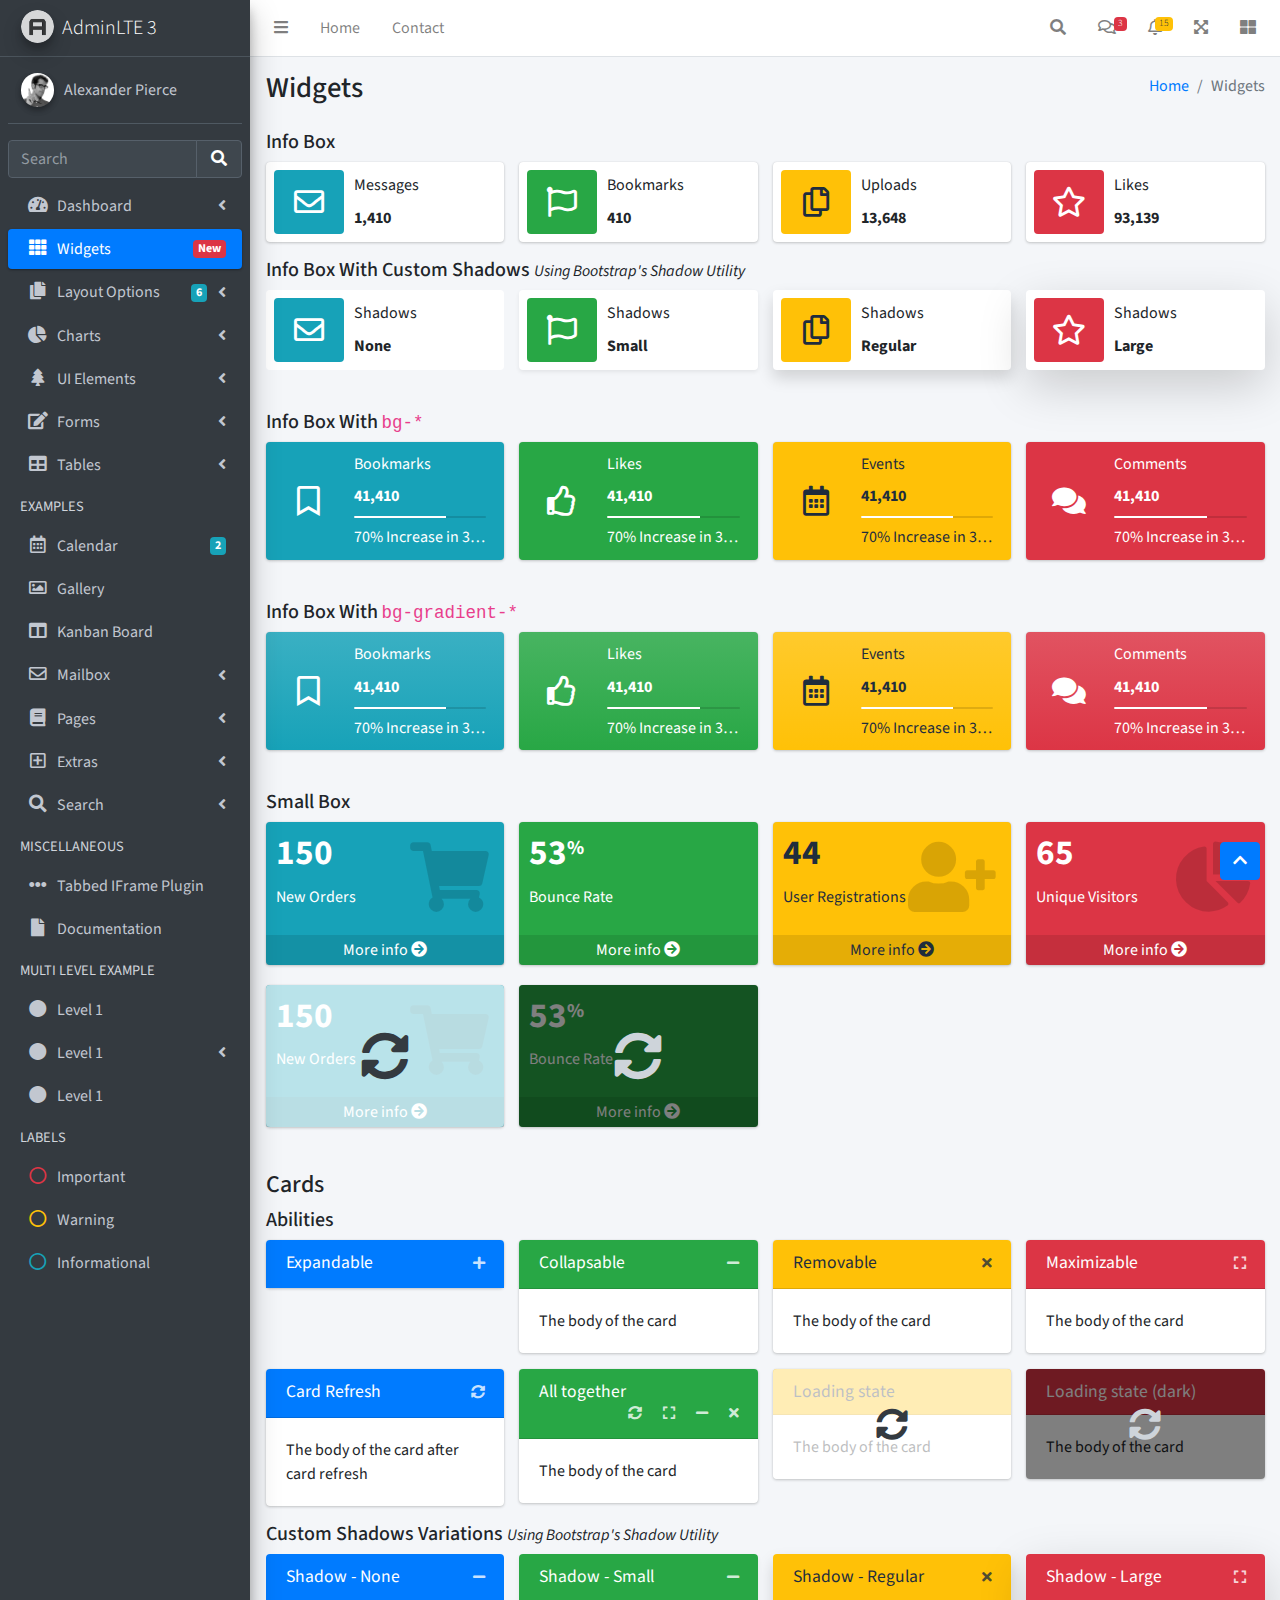
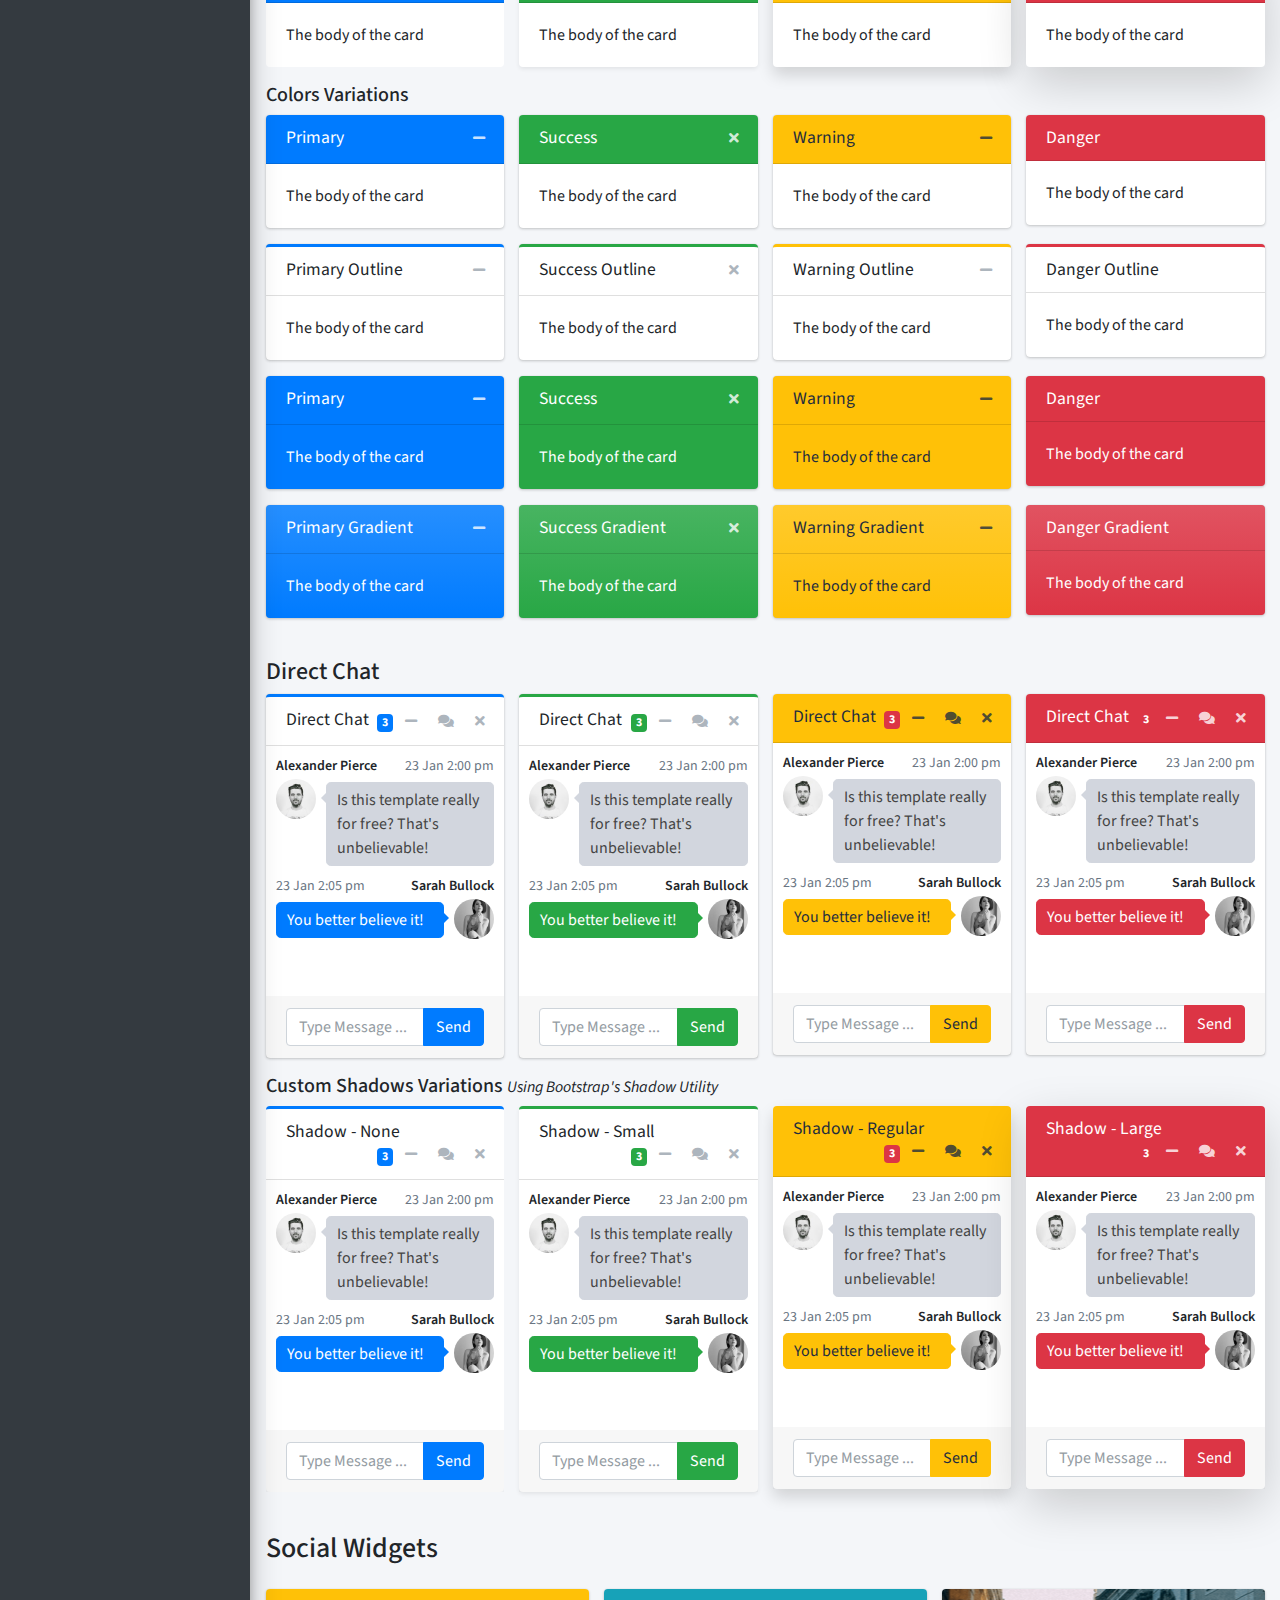
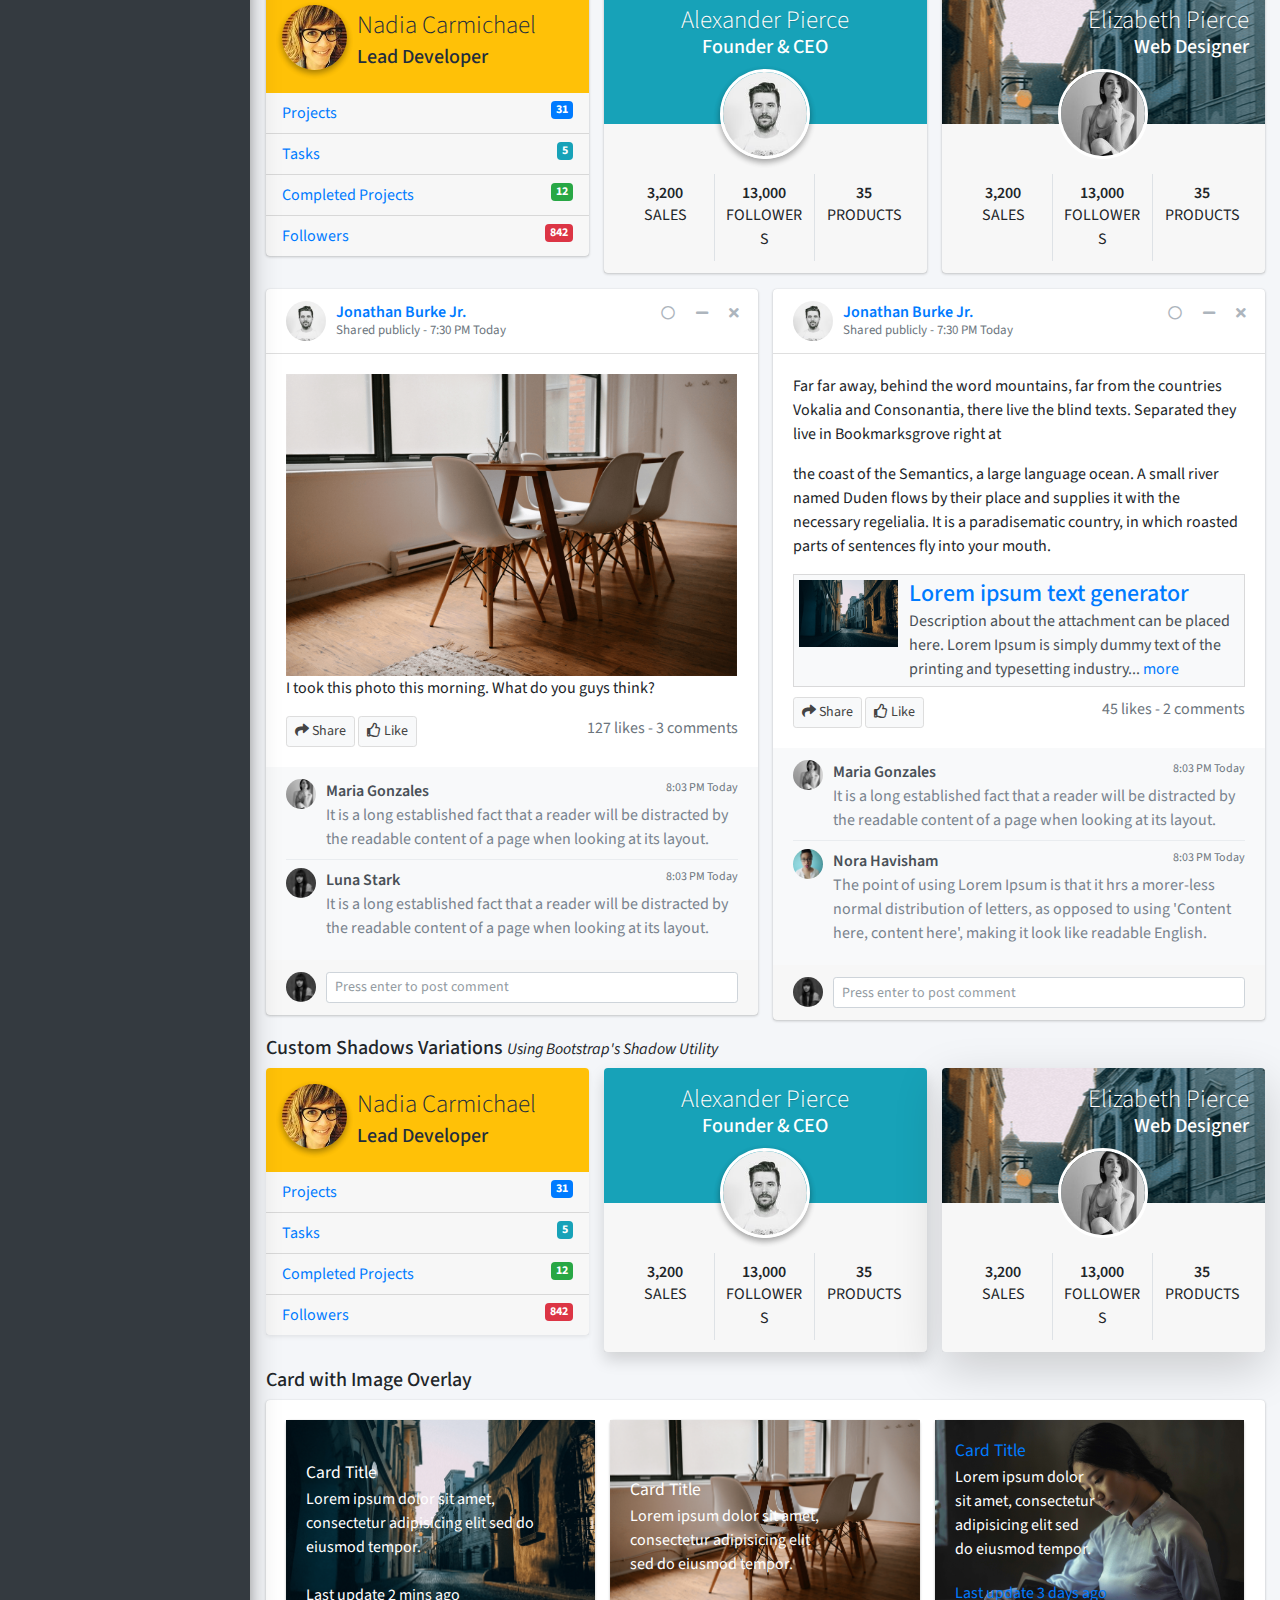
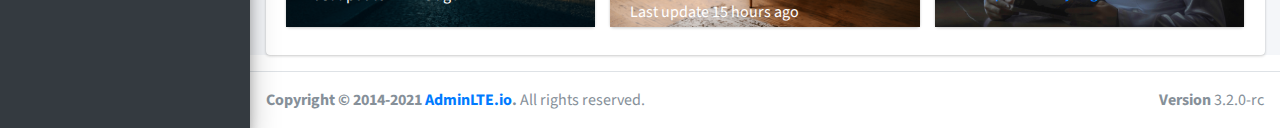
<file: pages/widgets.html>
<!DOCTYPE html>
<html lang="en">
<head>
  <meta charset="utf-8">
  <meta name="viewport" content="width=device-width, initial-scale=1">
  <title>AdminLTE 3 | Widgets</title>

  <!-- Google Font: Source Sans Pro -->
  <link rel="stylesheet" href="https://fonts.googleapis.com/css?family=Source+Sans+Pro:300,400,400i,700&display=fallback">
  <!-- Font Awesome -->
  <link rel="stylesheet" href="../plugins/fontawesome-free/css/all.min.css">
  <!-- Ionicons -->
  <link rel="stylesheet" href="https://code.ionicframework.com/ionicons/2.0.1/css/ionicons.min.css">
  <!-- Theme style -->
  <link rel="stylesheet" href="../dist/css/adminlte.min.css">
</head>
<body class="hold-transition sidebar-mini">
<div class="wrapper">
  <!-- Navbar -->
  <nav class="main-header navbar navbar-expand navbar-white navbar-light">
    <!-- Left navbar links -->
    <ul class="navbar-nav">
      <li class="nav-item">
        <a class="nav-link" data-widget="pushmenu" href="#" role="button"><i class="fas fa-bars"></i></a>
      </li>
      <li class="nav-item d-none d-sm-inline-block">
        <a href="../index3.html" class="nav-link">Home</a>
      </li>
      <li class="nav-item d-none d-sm-inline-block">
        <a href="#" class="nav-link">Contact</a>
      </li>
    </ul>

    <!-- Right navbar links -->
    <ul class="navbar-nav ml-auto">
      <!-- Navbar Search -->
      <li class="nav-item">
        <a class="nav-link" data-widget="navbar-search" href="#" role="button">
          <i class="fas fa-search"></i>
        </a>
        <div class="navbar-search-block">
          <form class="form-inline">
            <div class="input-group input-group-sm">
              <input class="form-control form-control-navbar" type="search" placeholder="Search" aria-label="Search">
              <div class="input-group-append">
                <button class="btn btn-navbar" type="submit">
                  <i class="fas fa-search"></i>
                </button>
                <button class="btn btn-navbar" type="button" data-widget="navbar-search">
                  <i class="fas fa-times"></i>
                </button>
              </div>
            </div>
          </form>
        </div>
      </li>

      <!-- Messages Dropdown Menu -->
      <li class="nav-item dropdown">
        <a class="nav-link" data-toggle="dropdown" href="#">
          <i class="far fa-comments"></i>
          <span class="badge badge-danger navbar-badge">3</span>
        </a>
        <div class="dropdown-menu dropdown-menu-lg dropdown-menu-right">
          <a href="#" class="dropdown-item">
            <!-- Message Start -->
            <div class="media">
              <img src="../dist/img/user1-128x128.jpg" alt="User Avatar" class="img-size-50 mr-3 img-circle">
              <div class="media-body">
                <h3 class="dropdown-item-title">
                  Brad Diesel
                  <span class="float-right text-sm text-danger"><i class="fas fa-star"></i></span>
                </h3>
                <p class="text-sm">Call me whenever you can...</p>
                <p class="text-sm text-muted"><i class="far fa-clock mr-1"></i> 4 Hours Ago</p>
              </div>
            </div>
            <!-- Message End -->
          </a>
          <div class="dropdown-divider"></div>
          <a href="#" class="dropdown-item">
            <!-- Message Start -->
            <div class="media">
              <img src="../dist/img/user8-128x128.jpg" alt="User Avatar" class="img-size-50 img-circle mr-3">
              <div class="media-body">
                <h3 class="dropdown-item-title">
                  John Pierce
                  <span class="float-right text-sm text-muted"><i class="fas fa-star"></i></span>
                </h3>
                <p class="text-sm">I got your message bro</p>
                <p class="text-sm text-muted"><i class="far fa-clock mr-1"></i> 4 Hours Ago</p>
              </div>
            </div>
            <!-- Message End -->
          </a>
          <div class="dropdown-divider"></div>
          <a href="#" class="dropdown-item">
            <!-- Message Start -->
            <div class="media">
              <img src="../dist/img/user3-128x128.jpg" alt="User Avatar" class="img-size-50 img-circle mr-3">
              <div class="media-body">
                <h3 class="dropdown-item-title">
                  Nora Silvester
                  <span class="float-right text-sm text-warning"><i class="fas fa-star"></i></span>
                </h3>
                <p class="text-sm">The subject goes here</p>
                <p class="text-sm text-muted"><i class="far fa-clock mr-1"></i> 4 Hours Ago</p>
              </div>
            </div>
            <!-- Message End -->
          </a>
          <div class="dropdown-divider"></div>
          <a href="#" class="dropdown-item dropdown-footer">See All Messages</a>
        </div>
      </li>
      <!-- Notifications Dropdown Menu -->
      <li class="nav-item dropdown">
        <a class="nav-link" data-toggle="dropdown" href="#">
          <i class="far fa-bell"></i>
          <span class="badge badge-warning navbar-badge">15</span>
        </a>
        <div class="dropdown-menu dropdown-menu-lg dropdown-menu-right">
          <span class="dropdown-item dropdown-header">15 Notifications</span>
          <div class="dropdown-divider"></div>
          <a href="#" class="dropdown-item">
            <i class="fas fa-envelope mr-2"></i> 4 new messages
            <span class="float-right text-muted text-sm">3 mins</span>
          </a>
          <div class="dropdown-divider"></div>
          <a href="#" class="dropdown-item">
            <i class="fas fa-users mr-2"></i> 8 friend requests
            <span class="float-right text-muted text-sm">12 hours</span>
          </a>
          <div class="dropdown-divider"></div>
          <a href="#" class="dropdown-item">
            <i class="fas fa-file mr-2"></i> 3 new reports
            <span class="float-right text-muted text-sm">2 days</span>
          </a>
          <div class="dropdown-divider"></div>
          <a href="#" class="dropdown-item dropdown-footer">See All Notifications</a>
        </div>
      </li>
      <li class="nav-item">
        <a class="nav-link" data-widget="fullscreen" href="#" role="button">
          <i class="fas fa-expand-arrows-alt"></i>
        </a>
      </li>
      <li class="nav-item">
        <a class="nav-link" data-widget="control-sidebar" data-slide="true" href="#" role="button">
          <i class="fas fa-th-large"></i>
        </a>
      </li>
    </ul>
  </nav>
  <!-- /.navbar -->

  <!-- Main Sidebar Container -->
  <aside class="main-sidebar sidebar-dark-primary elevation-4">
    <!-- Brand Logo -->
    <a href="../index3.html" class="brand-link">
      <img src="../dist/img/AdminLTELogo.png" alt="AdminLTE Logo" class="brand-image img-circle elevation-3" style="opacity: .8">
      <span class="brand-text font-weight-light">AdminLTE 3</span>
    </a>

    <!-- Sidebar -->
    <div class="sidebar">
      <!-- Sidebar user panel (optional) -->
      <div class="user-panel mt-3 pb-3 mb-3 d-flex">
        <div class="image">
          <img src="../dist/img/user2-160x160.jpg" class="img-circle elevation-2" alt="User Image">
        </div>
        <div class="info">
          <a href="#" class="d-block">Alexander Pierce</a>
        </div>
      </div>

      <!-- SidebarSearch Form -->
      <div class="form-inline">
        <div class="input-group" data-widget="sidebar-search">
          <input class="form-control form-control-sidebar" type="search" placeholder="Search" aria-label="Search">
          <div class="input-group-append">
            <button class="btn btn-sidebar">
              <i class="fas fa-search fa-fw"></i>
            </button>
          </div>
        </div>
      </div>

      <!-- Sidebar Menu -->
      <nav class="mt-2">
        <ul class="nav nav-pills nav-sidebar flex-column" data-widget="treeview" role="menu" data-accordion="false">
          <!-- Add icons to the links using the .nav-icon class
               with font-awesome or any other icon font library -->
          <li class="nav-item">
            <a href="#" class="nav-link">
              <i class="nav-icon fas fa-tachometer-alt"></i>
              <p>
                Dashboard
                <i class="right fas fa-angle-left"></i>
              </p>
            </a>
            <ul class="nav nav-treeview">
              <li class="nav-item">
                <a href="../index.html" class="nav-link">
                  <i class="far fa-circle nav-icon"></i>
                  <p>Dashboard v1</p>
                </a>
              </li>
              <li class="nav-item">
                <a href="../index2.html" class="nav-link">
                  <i class="far fa-circle nav-icon"></i>
                  <p>Dashboard v2</p>
                </a>
              </li>
              <li class="nav-item">
                <a href="../index3.html" class="nav-link">
                  <i class="far fa-circle nav-icon"></i>
                  <p>Dashboard v3</p>
                </a>
              </li>
            </ul>
          </li>
          <li class="nav-item">
            <a href="widgets.html" class="nav-link active">
              <i class="nav-icon fas fa-th"></i>
              <p>
                Widgets
                <span class="right badge badge-danger">New</span>
              </p>
            </a>
          </li>
          <li class="nav-item">
            <a href="#" class="nav-link">
              <i class="nav-icon fas fa-copy"></i>
              <p>
                Layout Options
                <i class="fas fa-angle-left right"></i>
                <span class="badge badge-info right">6</span>
              </p>
            </a>
            <ul class="nav nav-treeview">
              <li class="nav-item">
                <a href="layout/top-nav.html" class="nav-link">
                  <i class="far fa-circle nav-icon"></i>
                  <p>Top Navigation</p>
                </a>
              </li>
              <li class="nav-item">
                <a href="layout/top-nav-sidebar.html" class="nav-link">
                  <i class="far fa-circle nav-icon"></i>
                  <p>Top Navigation + Sidebar</p>
                </a>
              </li>
              <li class="nav-item">
                <a href="layout/boxed.html" class="nav-link">
                  <i class="far fa-circle nav-icon"></i>
                  <p>Boxed</p>
                </a>
              </li>
              <li class="nav-item">
                <a href="layout/fixed-sidebar.html" class="nav-link">
                  <i class="far fa-circle nav-icon"></i>
                  <p>Fixed Sidebar</p>
                </a>
              </li>
              <li class="nav-item">
                <a href="layout/fixed-sidebar-custom.html" class="nav-link">
                  <i class="far fa-circle nav-icon"></i>
                  <p>Fixed Sidebar <small>+ Custom Area</small></p>
                </a>
              </li>
              <li class="nav-item">
                <a href="layout/fixed-topnav.html" class="nav-link">
                  <i class="far fa-circle nav-icon"></i>
                  <p>Fixed Navbar</p>
                </a>
              </li>
              <li class="nav-item">
                <a href="layout/fixed-footer.html" class="nav-link">
                  <i class="far fa-circle nav-icon"></i>
                  <p>Fixed Footer</p>
                </a>
              </li>
              <li class="nav-item">
                <a href="layout/collapsed-sidebar.html" class="nav-link">
                  <i class="far fa-circle nav-icon"></i>
                  <p>Collapsed Sidebar</p>
                </a>
              </li>
            </ul>
          </li>
          <li class="nav-item">
            <a href="#" class="nav-link">
              <i class="nav-icon fas fa-chart-pie"></i>
              <p>
                Charts
                <i class="right fas fa-angle-left"></i>
              </p>
            </a>
            <ul class="nav nav-treeview">
              <li class="nav-item">
                <a href="charts/chartjs.html" class="nav-link">
                  <i class="far fa-circle nav-icon"></i>
                  <p>ChartJS</p>
                </a>
              </li>
              <li class="nav-item">
                <a href="charts/flot.html" class="nav-link">
                  <i class="far fa-circle nav-icon"></i>
                  <p>Flot</p>
                </a>
              </li>
              <li class="nav-item">
                <a href="charts/inline.html" class="nav-link">
                  <i class="far fa-circle nav-icon"></i>
                  <p>Inline</p>
                </a>
              </li>
              <li class="nav-item">
                <a href="charts/uplot.html" class="nav-link">
                  <i class="far fa-circle nav-icon"></i>
                  <p>uPlot</p>
                </a>
              </li>
            </ul>
          </li>
          <li class="nav-item">
            <a href="#" class="nav-link">
              <i class="nav-icon fas fa-tree"></i>
              <p>
                UI Elements
                <i class="fas fa-angle-left right"></i>
              </p>
            </a>
            <ul class="nav nav-treeview">
              <li class="nav-item">
                <a href="UI/general.html" class="nav-link">
                  <i class="far fa-circle nav-icon"></i>
                  <p>General</p>
                </a>
              </li>
              <li class="nav-item">
                <a href="UI/icons.html" class="nav-link">
                  <i class="far fa-circle nav-icon"></i>
                  <p>Icons</p>
                </a>
              </li>
              <li class="nav-item">
                <a href="UI/buttons.html" class="nav-link">
                  <i class="far fa-circle nav-icon"></i>
                  <p>Buttons</p>
                </a>
              </li>
              <li class="nav-item">
                <a href="UI/sliders.html" class="nav-link">
                  <i class="far fa-circle nav-icon"></i>
                  <p>Sliders</p>
                </a>
              </li>
              <li class="nav-item">
                <a href="UI/modals.html" class="nav-link">
                  <i class="far fa-circle nav-icon"></i>
                  <p>Modals & Alerts</p>
                </a>
              </li>
              <li class="nav-item">
                <a href="UI/navbar.html" class="nav-link">
                  <i class="far fa-circle nav-icon"></i>
                  <p>Navbar & Tabs</p>
                </a>
              </li>
              <li class="nav-item">
                <a href="UI/timeline.html" class="nav-link">
                  <i class="far fa-circle nav-icon"></i>
                  <p>Timeline</p>
                </a>
              </li>
              <li class="nav-item">
                <a href="UI/ribbons.html" class="nav-link">
                  <i class="far fa-circle nav-icon"></i>
                  <p>Ribbons</p>
                </a>
              </li>
            </ul>
          </li>
          <li class="nav-item">
            <a href="#" class="nav-link">
              <i class="nav-icon fas fa-edit"></i>
              <p>
                Forms
                <i class="fas fa-angle-left right"></i>
              </p>
            </a>
            <ul class="nav nav-treeview">
              <li class="nav-item">
                <a href="forms/general.html" class="nav-link">
                  <i class="far fa-circle nav-icon"></i>
                  <p>General Elements</p>
                </a>
              </li>
              <li class="nav-item">
                <a href="forms/advanced.html" class="nav-link">
                  <i class="far fa-circle nav-icon"></i>
                  <p>Advanced Elements</p>
                </a>
              </li>
              <li class="nav-item">
                <a href="forms/editors.html" class="nav-link">
                  <i class="far fa-circle nav-icon"></i>
                  <p>Editors</p>
                </a>
              </li>
              <li class="nav-item">
                <a href="forms/validation.html" class="nav-link">
                  <i class="far fa-circle nav-icon"></i>
                  <p>Validation</p>
                </a>
              </li>
            </ul>
          </li>
          <li class="nav-item">
            <a href="#" class="nav-link">
              <i class="nav-icon fas fa-table"></i>
              <p>
                Tables
                <i class="fas fa-angle-left right"></i>
              </p>
            </a>
            <ul class="nav nav-treeview">
              <li class="nav-item">
                <a href="tables/simple.html" class="nav-link">
                  <i class="far fa-circle nav-icon"></i>
                  <p>Simple Tables</p>
                </a>
              </li>
              <li class="nav-item">
                <a href="tables/data.html" class="nav-link">
                  <i class="far fa-circle nav-icon"></i>
                  <p>DataTables</p>
                </a>
              </li>
              <li class="nav-item">
                <a href="tables/jsgrid.html" class="nav-link">
                  <i class="far fa-circle nav-icon"></i>
                  <p>jsGrid</p>
                </a>
              </li>
            </ul>
          </li>
          <li class="nav-header">EXAMPLES</li>
          <li class="nav-item">
            <a href="calendar.html" class="nav-link">
              <i class="nav-icon far fa-calendar-alt"></i>
              <p>
                Calendar
                <span class="badge badge-info right">2</span>
              </p>
            </a>
          </li>
          <li class="nav-item">
            <a href="gallery.html" class="nav-link">
              <i class="nav-icon far fa-image"></i>
              <p>
                Gallery
              </p>
            </a>
          </li>
          <li class="nav-item">
            <a href="kanban.html" class="nav-link">
              <i class="nav-icon fas fa-columns"></i>
              <p>
                Kanban Board
              </p>
            </a>
          </li>
          <li class="nav-item">
            <a href="#" class="nav-link">
              <i class="nav-icon far fa-envelope"></i>
              <p>
                Mailbox
                <i class="fas fa-angle-left right"></i>
              </p>
            </a>
            <ul class="nav nav-treeview">
              <li class="nav-item">
                <a href="mailbox/mailbox.html" class="nav-link">
                  <i class="far fa-circle nav-icon"></i>
                  <p>Inbox</p>
                </a>
              </li>
              <li class="nav-item">
                <a href="mailbox/compose.html" class="nav-link">
                  <i class="far fa-circle nav-icon"></i>
                  <p>Compose</p>
                </a>
              </li>
              <li class="nav-item">
                <a href="mailbox/read-mail.html" class="nav-link">
                  <i class="far fa-circle nav-icon"></i>
                  <p>Read</p>
                </a>
              </li>
            </ul>
          </li>
          <li class="nav-item">
            <a href="#" class="nav-link">
              <i class="nav-icon fas fa-book"></i>
              <p>
                Pages
                <i class="fas fa-angle-left right"></i>
              </p>
            </a>
            <ul class="nav nav-treeview">
              <li class="nav-item">
                <a href="examples/invoice.html" class="nav-link">
                  <i class="far fa-circle nav-icon"></i>
                  <p>Invoice</p>
                </a>
              </li>
              <li class="nav-item">
                <a href="examples/profile.html" class="nav-link">
                  <i class="far fa-circle nav-icon"></i>
                  <p>Profile</p>
                </a>
              </li>
              <li class="nav-item">
                <a href="examples/e-commerce.html" class="nav-link">
                  <i class="far fa-circle nav-icon"></i>
                  <p>E-commerce</p>
                </a>
              </li>
              <li class="nav-item">
                <a href="examples/projects.html" class="nav-link">
                  <i class="far fa-circle nav-icon"></i>
                  <p>Projects</p>
                </a>
              </li>
              <li class="nav-item">
                <a href="examples/project-add.html" class="nav-link">
                  <i class="far fa-circle nav-icon"></i>
                  <p>Project Add</p>
                </a>
              </li>
              <li class="nav-item">
                <a href="examples/project-edit.html" class="nav-link">
                  <i class="far fa-circle nav-icon"></i>
                  <p>Project Edit</p>
                </a>
              </li>
              <li class="nav-item">
                <a href="examples/project-detail.html" class="nav-link">
                  <i class="far fa-circle nav-icon"></i>
                  <p>Project Detail</p>
                </a>
              </li>
              <li class="nav-item">
                <a href="examples/contacts.html" class="nav-link">
                  <i class="far fa-circle nav-icon"></i>
                  <p>Contacts</p>
                </a>
              </li>
              <li class="nav-item">
                <a href="examples/faq.html" class="nav-link">
                  <i class="far fa-circle nav-icon"></i>
                  <p>FAQ</p>
                </a>
              </li>
              <li class="nav-item">
                <a href="examples/contact-us.html" class="nav-link">
                  <i class="far fa-circle nav-icon"></i>
                  <p>Contact us</p>
                </a>
              </li>
            </ul>
          </li>
          <li class="nav-item">
            <a href="#" class="nav-link">
              <i class="nav-icon far fa-plus-square"></i>
              <p>
                Extras
                <i class="fas fa-angle-left right"></i>
              </p>
            </a>
            <ul class="nav nav-treeview">
              <li class="nav-item">
                <a href="#" class="nav-link">
                  <i class="far fa-circle nav-icon"></i>
                  <p>
                    Login & Register v1
                    <i class="fas fa-angle-left right"></i>
                  </p>
                </a>
                <ul class="nav nav-treeview">
                  <li class="nav-item">
                    <a href="examples/login.html" class="nav-link">
                      <i class="far fa-circle nav-icon"></i>
                      <p>Login v1</p>
                    </a>
                  </li>
                  <li class="nav-item">
                    <a href="examples/register.html" class="nav-link">
                      <i class="far fa-circle nav-icon"></i>
                      <p>Register v1</p>
                    </a>
                  </li>
                  <li class="nav-item">
                    <a href="examples/forgot-password.html" class="nav-link">
                      <i class="far fa-circle nav-icon"></i>
                      <p>Forgot Password v1</p>
                    </a>
                  </li>
                  <li class="nav-item">
                    <a href="examples/recover-password.html" class="nav-link">
                      <i class="far fa-circle nav-icon"></i>
                      <p>Recover Password v1</p>
                    </a>
                  </li>
                </ul>
              </li>
              <li class="nav-item">
                <a href="#" class="nav-link">
                  <i class="far fa-circle nav-icon"></i>
                  <p>
                    Login & Register v2
                    <i class="fas fa-angle-left right"></i>
                  </p>
                </a>
                <ul class="nav nav-treeview">
                  <li class="nav-item">
                    <a href="examples/login-v2.html" class="nav-link">
                      <i class="far fa-circle nav-icon"></i>
                      <p>Login v2</p>
                    </a>
                  </li>
                  <li class="nav-item">
                    <a href="examples/register-v2.html" class="nav-link">
                      <i class="far fa-circle nav-icon"></i>
                      <p>Register v2</p>
                    </a>
                  </li>
                  <li class="nav-item">
                    <a href="examples/forgot-password-v2.html" class="nav-link">
                      <i class="far fa-circle nav-icon"></i>
                      <p>Forgot Password v2</p>
                    </a>
                  </li>
                  <li class="nav-item">
                    <a href="examples/recover-password-v2.html" class="nav-link">
                      <i class="far fa-circle nav-icon"></i>
                      <p>Recover Password v2</p>
                    </a>
                  </li>
                </ul>
              </li>
              <li class="nav-item">
                <a href="examples/lockscreen.html" class="nav-link">
                  <i class="far fa-circle nav-icon"></i>
                  <p>Lockscreen</p>
                </a>
              </li>
              <li class="nav-item">
                <a href="examples/legacy-user-menu.html" class="nav-link">
                  <i class="far fa-circle nav-icon"></i>
                  <p>Legacy User Menu</p>
                </a>
              </li>
              <li class="nav-item">
                <a href="examples/language-menu.html" class="nav-link">
                  <i class="far fa-circle nav-icon"></i>
                  <p>Language Menu</p>
                </a>
              </li>
              <li class="nav-item">
                <a href="examples/404.html" class="nav-link">
                  <i class="far fa-circle nav-icon"></i>
                  <p>Error 404</p>
                </a>
              </li>
              <li class="nav-item">
                <a href="examples/500.html" class="nav-link">
                  <i class="far fa-circle nav-icon"></i>
                  <p>Error 500</p>
                </a>
              </li>
              <li class="nav-item">
                <a href="examples/pace.html" class="nav-link">
                  <i class="far fa-circle nav-icon"></i>
                  <p>Pace</p>
                </a>
              </li>
              <li class="nav-item">
                <a href="examples/blank.html" class="nav-link">
                  <i class="far fa-circle nav-icon"></i>
                  <p>Blank Page</p>
                </a>
              </li>
              <li class="nav-item">
                <a href="../starter.html" class="nav-link">
                  <i class="far fa-circle nav-icon"></i>
                  <p>Starter Page</p>
                </a>
              </li>
            </ul>
          </li>
          <li class="nav-item">
            <a href="#" class="nav-link">
              <i class="nav-icon fas fa-search"></i>
              <p>
                Search
                <i class="fas fa-angle-left right"></i>
              </p>
            </a>
            <ul class="nav nav-treeview">
              <li class="nav-item">
                <a href="search/simple.html" class="nav-link">
                  <i class="far fa-circle nav-icon"></i>
                  <p>Simple Search</p>
                </a>
              </li>
              <li class="nav-item">
                <a href="search/enhanced.html" class="nav-link">
                  <i class="far fa-circle nav-icon"></i>
                  <p>Enhanced</p>
                </a>
              </li>
            </ul>
          </li>
          <li class="nav-header">MISCELLANEOUS</li>
          <li class="nav-item">
            <a href="../iframe.html" class="nav-link">
              <i class="nav-icon fas fa-ellipsis-h"></i>
              <p>Tabbed IFrame Plugin</p>
            </a>
          </li>
          <li class="nav-item">
            <a href="https://adminlte.io/docs/3.1/" class="nav-link">
              <i class="nav-icon fas fa-file"></i>
              <p>Documentation</p>
            </a>
          </li>
          <li class="nav-header">MULTI LEVEL EXAMPLE</li>
          <li class="nav-item">
            <a href="#" class="nav-link">
              <i class="fas fa-circle nav-icon"></i>
              <p>Level 1</p>
            </a>
          </li>
          <li class="nav-item">
            <a href="#" class="nav-link">
              <i class="nav-icon fas fa-circle"></i>
              <p>
                Level 1
                <i class="right fas fa-angle-left"></i>
              </p>
            </a>
            <ul class="nav nav-treeview">
              <li class="nav-item">
                <a href="#" class="nav-link">
                  <i class="far fa-circle nav-icon"></i>
                  <p>Level 2</p>
                </a>
              </li>
              <li class="nav-item">
                <a href="#" class="nav-link">
                  <i class="far fa-circle nav-icon"></i>
                  <p>
                    Level 2
                    <i class="right fas fa-angle-left"></i>
                  </p>
                </a>
                <ul class="nav nav-treeview">
                  <li class="nav-item">
                    <a href="#" class="nav-link">
                      <i class="far fa-dot-circle nav-icon"></i>
                      <p>Level 3</p>
                    </a>
                  </li>
                  <li class="nav-item">
                    <a href="#" class="nav-link">
                      <i class="far fa-dot-circle nav-icon"></i>
                      <p>Level 3</p>
                    </a>
                  </li>
                  <li class="nav-item">
                    <a href="#" class="nav-link">
                      <i class="far fa-dot-circle nav-icon"></i>
                      <p>Level 3</p>
                    </a>
                  </li>
                </ul>
              </li>
              <li class="nav-item">
                <a href="#" class="nav-link">
                  <i class="far fa-circle nav-icon"></i>
                  <p>Level 2</p>
                </a>
              </li>
            </ul>
          </li>
          <li class="nav-item">
            <a href="#" class="nav-link">
              <i class="fas fa-circle nav-icon"></i>
              <p>Level 1</p>
            </a>
          </li>
          <li class="nav-header">LABELS</li>
          <li class="nav-item">
            <a href="#" class="nav-link">
              <i class="nav-icon far fa-circle text-danger"></i>
              <p class="text">Important</p>
            </a>
          </li>
          <li class="nav-item">
            <a href="#" class="nav-link">
              <i class="nav-icon far fa-circle text-warning"></i>
              <p>Warning</p>
            </a>
          </li>
          <li class="nav-item">
            <a href="#" class="nav-link">
              <i class="nav-icon far fa-circle text-info"></i>
              <p>Informational</p>
            </a>
          </li>
        </ul>
      </nav>
      <!-- /.sidebar-menu -->
    </div>
    <!-- /.sidebar -->
  </aside>

  <!-- Content Wrapper. Contains page content -->
  <div class="content-wrapper">
    <!-- Content Header (Page header) -->
    <section class="content-header">
      <div class="container-fluid">
        <div class="row mb-2">
          <div class="col-sm-6">
            <h1>Widgets</h1>
          </div>
          <div class="col-sm-6">
            <ol class="breadcrumb float-sm-right">
              <li class="breadcrumb-item"><a href="#">Home</a></li>
              <li class="breadcrumb-item active">Widgets</li>
            </ol>
          </div>
        </div>
      </div><!-- /.container-fluid -->
    </section>

    <!-- Main content -->
    <section class="content">
      <div class="container-fluid">
        <h5 class="mb-2">Info Box</h5>
        <div class="row">
          <div class="col-md-3 col-sm-6 col-12">
            <div class="info-box">
              <span class="info-box-icon bg-info"><i class="far fa-envelope"></i></span>

              <div class="info-box-content">
                <span class="info-box-text">Messages</span>
                <span class="info-box-number">1,410</span>
              </div>
              <!-- /.info-box-content -->
            </div>
            <!-- /.info-box -->
          </div>
          <!-- /.col -->
          <div class="col-md-3 col-sm-6 col-12">
            <div class="info-box">
              <span class="info-box-icon bg-success"><i class="far fa-flag"></i></span>

              <div class="info-box-content">
                <span class="info-box-text">Bookmarks</span>
                <span class="info-box-number">410</span>
              </div>
              <!-- /.info-box-content -->
            </div>
            <!-- /.info-box -->
          </div>
          <!-- /.col -->
          <div class="col-md-3 col-sm-6 col-12">
            <div class="info-box">
              <span class="info-box-icon bg-warning"><i class="far fa-copy"></i></span>

              <div class="info-box-content">
                <span class="info-box-text">Uploads</span>
                <span class="info-box-number">13,648</span>
              </div>
              <!-- /.info-box-content -->
            </div>
            <!-- /.info-box -->
          </div>
          <!-- /.col -->
          <div class="col-md-3 col-sm-6 col-12">
            <div class="info-box">
              <span class="info-box-icon bg-danger"><i class="far fa-star"></i></span>

              <div class="info-box-content">
                <span class="info-box-text">Likes</span>
                <span class="info-box-number">93,139</span>
              </div>
              <!-- /.info-box-content -->
            </div>
            <!-- /.info-box -->
          </div>
          <!-- /.col -->
        </div>
        <!-- /.row -->

        <!-- =========================================================== -->
        <h5 class="mb-2">Info Box With Custom Shadows <small><i>Using Bootstrap's Shadow Utility</i></small></h5>
        <div class="row">
          <div class="col-md-3 col-sm-6 col-12">
            <div class="info-box shadow-none">
              <span class="info-box-icon bg-info"><i class="far fa-envelope"></i></span>

              <div class="info-box-content">
                <span class="info-box-text">Shadows</span>
                <span class="info-box-number">None</span>
              </div>
              <!-- /.info-box-content -->
            </div>
            <!-- /.info-box -->
          </div>
          <!-- /.col -->
          <div class="col-md-3 col-sm-6 col-12">
            <div class="info-box shadow-sm">
              <span class="info-box-icon bg-success"><i class="far fa-flag"></i></span>

              <div class="info-box-content">
                <span class="info-box-text">Shadows</span>
                <span class="info-box-number">Small</span>
              </div>
              <!-- /.info-box-content -->
            </div>
            <!-- /.info-box -->
          </div>
          <!-- /.col -->
          <div class="col-md-3 col-sm-6 col-12">
            <div class="info-box shadow">
              <span class="info-box-icon bg-warning"><i class="far fa-copy"></i></span>

              <div class="info-box-content">
                <span class="info-box-text">Shadows</span>
                <span class="info-box-number">Regular</span>
              </div>
              <!-- /.info-box-content -->
            </div>
            <!-- /.info-box -->
          </div>
          <!-- /.col -->
          <div class="col-md-3 col-sm-6 col-12">
            <div class="info-box shadow-lg">
              <span class="info-box-icon bg-danger"><i class="far fa-star"></i></span>

              <div class="info-box-content">
                <span class="info-box-text">Shadows</span>
                <span class="info-box-number">Large</span>
              </div>
              <!-- /.info-box-content -->
            </div>
            <!-- /.info-box -->
          </div>
          <!-- /.col -->
        </div>
        <!-- /.row -->

        <!-- =========================================================== -->
        <h5 class="mt-4 mb-2">Info Box With <code>bg-*</code></h5>
        <div class="row">
          <div class="col-md-3 col-sm-6 col-12">
            <div class="info-box bg-info">
              <span class="info-box-icon"><i class="far fa-bookmark"></i></span>

              <div class="info-box-content">
                <span class="info-box-text">Bookmarks</span>
                <span class="info-box-number">41,410</span>

                <div class="progress">
                  <div class="progress-bar" style="width: 70%"></div>
                </div>
                <span class="progress-description">
                  70% Increase in 30 Days
                </span>
              </div>
              <!-- /.info-box-content -->
            </div>
            <!-- /.info-box -->
          </div>
          <!-- /.col -->
          <div class="col-md-3 col-sm-6 col-12">
            <div class="info-box bg-success">
              <span class="info-box-icon"><i class="far fa-thumbs-up"></i></span>

              <div class="info-box-content">
                <span class="info-box-text">Likes</span>
                <span class="info-box-number">41,410</span>

                <div class="progress">
                  <div class="progress-bar" style="width: 70%"></div>
                </div>
                <span class="progress-description">
                  70% Increase in 30 Days
                </span>
              </div>
              <!-- /.info-box-content -->
            </div>
            <!-- /.info-box -->
          </div>
          <!-- /.col -->
          <div class="col-md-3 col-sm-6 col-12">
            <div class="info-box bg-warning">
              <span class="info-box-icon"><i class="far fa-calendar-alt"></i></span>

              <div class="info-box-content">
                <span class="info-box-text">Events</span>
                <span class="info-box-number">41,410</span>

                <div class="progress">
                  <div class="progress-bar" style="width: 70%"></div>
                </div>
                <span class="progress-description">
                  70% Increase in 30 Days
                </span>
              </div>
              <!-- /.info-box-content -->
            </div>
            <!-- /.info-box -->
          </div>
          <!-- /.col -->
          <div class="col-md-3 col-sm-6 col-12">
            <div class="info-box bg-danger">
              <span class="info-box-icon"><i class="fas fa-comments"></i></span>

              <div class="info-box-content">
                <span class="info-box-text">Comments</span>
                <span class="info-box-number">41,410</span>

                <div class="progress">
                  <div class="progress-bar" style="width: 70%"></div>
                </div>
                <span class="progress-description">
                  70% Increase in 30 Days
                </span>
              </div>
              <!-- /.info-box-content -->
            </div>
            <!-- /.info-box -->
          </div>
          <!-- /.col -->
        </div>
        <!-- /.row -->

        <!-- =========================================================== -->
        <h5 class="mt-4 mb-2">Info Box With <code>bg-gradient-*</code></h5>
        <div class="row">
          <div class="col-md-3 col-sm-6 col-12">
            <div class="info-box bg-gradient-info">
              <span class="info-box-icon"><i class="far fa-bookmark"></i></span>

              <div class="info-box-content">
                <span class="info-box-text">Bookmarks</span>
                <span class="info-box-number">41,410</span>

                <div class="progress">
                  <div class="progress-bar" style="width: 70%"></div>
                </div>
                <span class="progress-description">
                  70% Increase in 30 Days
                </span>
              </div>
              <!-- /.info-box-content -->
            </div>
            <!-- /.info-box -->
          </div>
          <!-- /.col -->
          <div class="col-md-3 col-sm-6 col-12">
            <div class="info-box bg-gradient-success">
              <span class="info-box-icon"><i class="far fa-thumbs-up"></i></span>

              <div class="info-box-content">
                <span class="info-box-text">Likes</span>
                <span class="info-box-number">41,410</span>

                <div class="progress">
                  <div class="progress-bar" style="width: 70%"></div>
                </div>
                <span class="progress-description">
                  70% Increase in 30 Days
                </span>
              </div>
              <!-- /.info-box-content -->
            </div>
            <!-- /.info-box -->
          </div>
          <!-- /.col -->
          <div class="col-md-3 col-sm-6 col-12">
            <div class="info-box bg-gradient-warning">
              <span class="info-box-icon"><i class="far fa-calendar-alt"></i></span>

              <div class="info-box-content">
                <span class="info-box-text">Events</span>
                <span class="info-box-number">41,410</span>

                <div class="progress">
                  <div class="progress-bar" style="width: 70%"></div>
                </div>
                <span class="progress-description">
                  70% Increase in 30 Days
                </span>
              </div>
              <!-- /.info-box-content -->
            </div>
            <!-- /.info-box -->
          </div>
          <!-- /.col -->
          <div class="col-md-3 col-sm-6 col-12">
            <div class="info-box bg-gradient-danger">
              <span class="info-box-icon"><i class="fas fa-comments"></i></span>

              <div class="info-box-content">
                <span class="info-box-text">Comments</span>
                <span class="info-box-number">41,410</span>

                <div class="progress">
                  <div class="progress-bar" style="width: 70%"></div>
                </div>
                <span class="progress-description">
                  70% Increase in 30 Days
                </span>
              </div>
              <!-- /.info-box-content -->
            </div>
            <!-- /.info-box -->
          </div>
          <!-- /.col -->
        </div>
        <!-- /.row -->

        <!-- =========================================================== -->

        <!-- Small Box (Stat card) -->
        <h5 class="mb-2 mt-4">Small Box</h5>
        <div class="row">
          <div class="col-lg-3 col-6">
            <!-- small card -->
            <div class="small-box bg-info">
              <div class="inner">
                <h3>150</h3>

                <p>New Orders</p>
              </div>
              <div class="icon">
                <i class="fas fa-shopping-cart"></i>
              </div>
              <a href="#" class="small-box-footer">
                More info <i class="fas fa-arrow-circle-right"></i>
              </a>
            </div>
          </div>
          <!-- ./col -->
          <div class="col-lg-3 col-6">
            <!-- small card -->
            <div class="small-box bg-success">
              <div class="inner">
                <h3>53<sup style="font-size: 20px">%</sup></h3>

                <p>Bounce Rate</p>
              </div>
              <div class="icon">
                <i class="ion ion-stats-bars"></i>
              </div>
              <a href="#" class="small-box-footer">
                More info <i class="fas fa-arrow-circle-right"></i>
              </a>
            </div>
          </div>
          <!-- ./col -->
          <div class="col-lg-3 col-6">
            <!-- small card -->
            <div class="small-box bg-warning">
              <div class="inner">
                <h3>44</h3>

                <p>User Registrations</p>
              </div>
              <div class="icon">
                <i class="fas fa-user-plus"></i>
              </div>
              <a href="#" class="small-box-footer">
                More info <i class="fas fa-arrow-circle-right"></i>
              </a>
            </div>
          </div>
          <!-- ./col -->
          <div class="col-lg-3 col-6">
            <!-- small card -->
            <div class="small-box bg-danger">
              <div class="inner">
                <h3>65</h3>

                <p>Unique Visitors</p>
              </div>
              <div class="icon">
                <i class="fas fa-chart-pie"></i>
              </div>
              <a href="#" class="small-box-footer">
                More info <i class="fas fa-arrow-circle-right"></i>
              </a>
            </div>
          </div>
          <!-- ./col -->
        </div>
        <!-- /.row -->

        <!-- Small Box (Stat card) -->
        <div class="row">
          <div class="col-lg-3 col-6">
            <!-- small card -->
            <div class="small-box bg-info">
              <!-- Loading (remove the following to stop the loading)-->
              <div class="overlay">
                <i class="fas fa-3x fa-sync-alt"></i>
              </div>
              <!-- end loading -->
              <div class="inner">
                <h3>150</h3>

                <p>New Orders</p>
              </div>
              <div class="icon">
                <i class="fas fa-shopping-cart"></i>
              </div>
              <a href="#" class="small-box-footer">
                More info <i class="fas fa-arrow-circle-right"></i>
              </a>
            </div>
          </div>
          <!-- ./col -->
          <div class="col-lg-3 col-6">
            <!-- small card -->
            <div class="small-box bg-success">
              <!-- Loading (remove the following to stop the loading)-->
              <div class="overlay dark">
                <i class="fas fa-3x fa-sync-alt"></i>
              </div>
              <!-- end loading -->
              <div class="inner">
                <h3>53<sup style="font-size: 20px">%</sup></h3>

                <p>Bounce Rate</p>
              </div>
              <div class="icon">
                <i class="ion ion-stats-bars"></i>
              </div>
              <a href="#" class="small-box-footer">
                More info <i class="fas fa-arrow-circle-right"></i>
              </a>
            </div>
          </div>
          <!-- ./col -->
        </div>
        <!-- /.row -->

        <!-- =========================================================== -->
        <h4 class="mb-2 mt-4">Cards</h4>
        <h5 class="mb-2">Abilities</h5>
        <div class="row">
          <div class="col-md-3">
            <div class="card card-primary collapsed-card">
              <div class="card-header">
                <h3 class="card-title">Expandable</h3>

                <div class="card-tools">
                  <button type="button" class="btn btn-tool" data-card-widget="collapse"><i class="fas fa-plus"></i>
                  </button>
                </div>
                <!-- /.card-tools -->
              </div>
              <!-- /.card-header -->
              <div class="card-body">
                The body of the card
              </div>
              <!-- /.card-body -->
            </div>
            <!-- /.card -->
          </div>
          <!-- /.col -->
          <div class="col-md-3">
            <div class="card card-success">
              <div class="card-header">
                <h3 class="card-title">Collapsable</h3>

                <div class="card-tools">
                  <button type="button" class="btn btn-tool" data-card-widget="collapse"><i class="fas fa-minus"></i>
                  </button>
                </div>
                <!-- /.card-tools -->
              </div>
              <!-- /.card-header -->
              <div class="card-body">
                The body of the card
              </div>
              <!-- /.card-body -->
            </div>
            <!-- /.card -->
          </div>
          <!-- /.col -->
          <div class="col-md-3">
            <div class="card card-warning">
              <div class="card-header">
                <h3 class="card-title">Removable</h3>

                <div class="card-tools">
                  <button type="button" class="btn btn-tool" data-card-widget="remove"><i class="fas fa-times"></i>
                  </button>
                </div>
                <!-- /.card-tools -->
              </div>
              <!-- /.card-header -->
              <div class="card-body">
                The body of the card
              </div>
              <!-- /.card-body -->
            </div>
            <!-- /.card -->
          </div>
          <!-- /.col -->
          <div class="col-md-3">
            <div class="card card-danger">
              <div class="card-header">
                <h3 class="card-title">Maximizable</h3>

                <div class="card-tools">
                  <button type="button" class="btn btn-tool" data-card-widget="maximize"><i class="fas fa-expand"></i>
                  </button>
                </div>
                <!-- /.card-tools -->
              </div>
              <!-- /.card-header -->
              <div class="card-body">
                The body of the card
              </div>
              <!-- /.card-body -->
            </div>
            <!-- /.card -->
          </div>
          <!-- /.col -->
        </div>
        <!-- /.row -->

        <div class="row">
          <div class="col-md-3">
            <div class="card card-primary">
              <div class="card-header">
                <h3 class="card-title">Card Refresh</h3>

                <div class="card-tools">
                  <button type="button" class="btn btn-tool" data-card-widget="card-refresh" data-source="widgets.html" data-source-selector="#card-refresh-content">
                    <i class="fas fa-sync-alt"></i>
                  </button>
                </div>
                <!-- /.card-tools -->
              </div>
              <!-- /.card-header -->
              <div class="card-body">
                The body of the card
              </div>
              <!-- /.card-body -->
            </div>
            <!-- /.card -->
            <div class="d-none" id="card-refresh-content">
                The body of the card after card refresh
            </div>
          </div>
          <!-- /.col -->
          <div class="col-md-3">
            <div class="card card-success">
              <div class="card-header">
                <h3 class="card-title">All together</h3>

                <div class="card-tools">
                  <button type="button" class="btn btn-tool" data-card-widget="card-refresh" data-source="widgets.html" data-source-selector="#card-refresh-content" data-load-on-init="false">
                    <i class="fas fa-sync-alt"></i>
                  </button>
                  <button type="button" class="btn btn-tool" data-card-widget="maximize">
                    <i class="fas fa-expand"></i>
                  </button>
                  <button type="button" class="btn btn-tool" data-card-widget="collapse">
                    <i class="fas fa-minus"></i>
                  </button>
                  <button type="button" class="btn btn-tool" data-card-widget="remove">
                    <i class="fas fa-times"></i>
                  </button>
                </div>
                <!-- /.card-tools -->
              </div>
              <!-- /.card-header -->
              <div class="card-body">
                The body of the card
              </div>
              <!-- /.card-body -->
            </div>
            <!-- /.card -->
          </div>
          <!-- /.col -->
          <div class="col-md-3">
            <div class="card card-warning">
              <div class="card-header">
                <h3 class="card-title">Loading state</h3>
              </div>
              <div class="card-body">
                The body of the card
              </div>
              <!-- /.card-body -->
              <!-- Loading (remove the following to stop the loading)-->
              <div class="overlay">
                <i class="fas fa-2x fa-sync-alt"></i>
              </div>
              <!-- end loading -->
            </div>
            <!-- /.card -->
          </div>
          <!-- /.col -->
          <div class="col-md-3">
            <div class="card card-danger">
              <div class="card-header">
                <h3 class="card-title">Loading state (dark)</h3>
              </div>
              <div class="card-body">
                The body of the card
              </div>
              <!-- /.card-body -->
              <!-- Loading (remove the following to stop the loading)-->
              <div class="overlay dark">
                <i class="fas fa-2x fa-sync-alt"></i>
              </div>
              <!-- end loading -->
            </div>
            <!-- /.card -->
          </div>
          <!-- /.col -->
        </div>
        <!-- /.row -->

        <!-- =========================================================== -->
        <h5 class="mb-2">Custom Shadows Variations <small><i>Using Bootstrap's Shadow Utility</i></small></h5>
        <div class="row">
          <div class="col-md-3">
            <div class="card card-primary shadow-none">
              <div class="card-header">
                <h3 class="card-title">Shadow - None</h3>

                <div class="card-tools">
                  <button type="button" class="btn btn-tool" data-card-widget="collapse">
                    <i class="fas fa-minus"></i>
                  </button>
                </div>
                <!-- /.card-tools -->
              </div>
              <!-- /.card-header -->
              <div class="card-body">
                The body of the card
              </div>
              <!-- /.card-body -->
            </div>
            <!-- /.card -->
          </div>
          <!-- /.col -->
          <div class="col-md-3">
            <div class="card card-success shadow-sm">
              <div class="card-header">
                <h3 class="card-title">Shadow - Small</h3>

                <div class="card-tools">
                  <button type="button" class="btn btn-tool" data-card-widget="collapse">
                    <i class="fas fa-minus"></i>
                  </button>
                </div>
                <!-- /.card-tools -->
              </div>
              <!-- /.card-header -->
              <div class="card-body">
                The body of the card
              </div>
              <!-- /.card-body -->
            </div>
            <!-- /.card -->
          </div>
          <!-- /.col -->
          <div class="col-md-3">
            <div class="card card-warning shadow">
              <div class="card-header">
                <h3 class="card-title">Shadow - Regular</h3>

                <div class="card-tools">
                  <button type="button" class="btn btn-tool" data-card-widget="remove"><i class="fas fa-times"></i>
                  </button>
                </div>
                <!-- /.card-tools -->
              </div>
              <!-- /.card-header -->
              <div class="card-body">
                The body of the card
              </div>
              <!-- /.card-body -->
            </div>
            <!-- /.card -->
          </div>
          <!-- /.col -->
          <div class="col-md-3">
            <div class="card card-danger shadow-lg">
              <div class="card-header">
                <h3 class="card-title">Shadow - Large</h3>

                <div class="card-tools">
                  <button type="button" class="btn btn-tool" data-card-widget="maximize"><i class="fas fa-expand"></i>
                  </button>
                </div>
                <!-- /.card-tools -->
              </div>
              <!-- /.card-header -->
              <div class="card-body">
                The body of the card
              </div>
              <!-- /.card-body -->
            </div>
            <!-- /.card -->
          </div>
          <!-- /.col -->
        </div>
        <!-- /.row -->

        <!-- =========================================================== -->

        <h5 class="mb-2">Colors Variations</h5>

        <div class="row">
          <div class="col-md-3">
            <div class="card card-primary">
              <div class="card-header">
                <h3 class="card-title">Primary</h3>

                <div class="card-tools">
                  <button type="button" class="btn btn-tool" data-card-widget="collapse">
                    <i class="fas fa-minus"></i>
                  </button>
                </div>
                <!-- /.card-tools -->
              </div>
              <!-- /.card-header -->
              <div class="card-body">
                The body of the card
              </div>
              <!-- /.card-body -->
            </div>
            <!-- /.card -->
          </div>
          <!-- /.col -->
          <div class="col-md-3">
            <div class="card card-success">
              <div class="card-header">
                <h3 class="card-title">Success</h3>

                <div class="card-tools">
                  <button type="button" class="btn btn-tool" data-card-widget="remove"><i class="fas fa-times"></i>
                  </button>
                </div>
                <!-- /.card-tools -->
              </div>
              <!-- /.card-header -->
              <div class="card-body">
                The body of the card
              </div>
              <!-- /.card-body -->
            </div>
            <!-- /.card -->
          </div>
          <!-- /.col -->
          <div class="col-md-3">
            <div class="card card-warning">
              <div class="card-header">
                <h3 class="card-title">Warning</h3>

                <div class="card-tools">
                  <button type="button" class="btn btn-tool" data-card-widget="collapse">
                    <i class="fas fa-minus"></i>
                  </button>
                </div>
                <!-- /.card-tools -->
              </div>
              <!-- /.card-header -->
              <div class="card-body">
                The body of the card
              </div>
              <!-- /.card-body -->
            </div>
            <!-- /.card -->
          </div>
          <!-- /.col -->
          <div class="col-md-3">
            <div class="card card-danger">
              <div class="card-header">
                <h3 class="card-title">Danger</h3>
              </div>
              <div class="card-body">
                The body of the card
              </div>
              <!-- /.card-body -->
            </div>
            <!-- /.card -->
          </div>
          <!-- /.col -->
        </div>
        <!-- /.row -->

        <div class="row">
          <div class="col-md-3">
            <div class="card card-outline card-primary">
              <div class="card-header">
                <h3 class="card-title">Primary Outline</h3>

                <div class="card-tools">
                  <button type="button" class="btn btn-tool" data-card-widget="collapse">
                    <i class="fas fa-minus"></i>
                  </button>
                </div>
                <!-- /.card-tools -->
              </div>
              <!-- /.card-header -->
              <div class="card-body">
                The body of the card
              </div>
              <!-- /.card-body -->
            </div>
            <!-- /.card -->
          </div>
          <!-- /.col -->
          <div class="col-md-3">
            <div class="card card-outline card-success">
              <div class="card-header">
                <h3 class="card-title">Success Outline</h3>

                <div class="card-tools">
                  <button type="button" class="btn btn-tool" data-card-widget="remove"><i class="fas fa-times"></i>
                  </button>
                </div>
                <!-- /.card-tools -->
              </div>
              <!-- /.card-header -->
              <div class="card-body">
                The body of the card
              </div>
              <!-- /.card-body -->
            </div>
            <!-- /.card -->
          </div>
          <!-- /.col -->
          <div class="col-md-3">
            <div class="card card-outline card-warning">
              <div class="card-header">
                <h3 class="card-title">Warning Outline</h3>

                <div class="card-tools">
                  <button type="button" class="btn btn-tool" data-card-widget="collapse">
                    <i class="fas fa-minus"></i>
                  </button>
                </div>
                <!-- /.card-tools -->
              </div>
              <!-- /.card-header -->
              <div class="card-body">
                The body of the card
              </div>
              <!-- /.card-body -->
            </div>
            <!-- /.card -->
          </div>
          <!-- /.col -->
          <div class="col-md-3">
            <div class="card card-outline card-danger">
              <div class="card-header">
                <h3 class="card-title">Danger Outline</h3>
              </div>
              <div class="card-body">
                The body of the card
              </div>
              <!-- /.card-body -->
            </div>
            <!-- /.card -->
          </div>
          <!-- /.col -->
        </div>
        <!-- /.row -->

        <div class="row">
          <div class="col-md-3">
            <div class="card bg-primary">
              <div class="card-header">
                <h3 class="card-title">Primary</h3>

                <div class="card-tools">
                  <button type="button" class="btn btn-tool" data-card-widget="collapse">
                    <i class="fas fa-minus"></i>
                  </button>
                </div>
                <!-- /.card-tools -->
              </div>
              <!-- /.card-header -->
              <div class="card-body">
                The body of the card
              </div>
              <!-- /.card-body -->
            </div>
            <!-- /.card -->
          </div>
          <!-- /.col -->
          <div class="col-md-3">
            <div class="card bg-success">
              <div class="card-header">
                <h3 class="card-title">Success</h3>

                <div class="card-tools">
                  <button type="button" class="btn btn-tool" data-card-widget="remove"><i class="fas fa-times"></i>
                  </button>
                </div>
                <!-- /.card-tools -->
              </div>
              <!-- /.card-header -->
              <div class="card-body">
                The body of the card
              </div>
              <!-- /.card-body -->
            </div>
            <!-- /.card -->
          </div>
          <!-- /.col -->
          <div class="col-md-3">
            <div class="card bg-warning">
              <div class="card-header">
                <h3 class="card-title">Warning</h3>

                <div class="card-tools">
                  <button type="button" class="btn btn-tool" data-card-widget="collapse">
                    <i class="fas fa-minus"></i>
                  </button>
                </div>
                <!-- /.card-tools -->
              </div>
              <!-- /.card-header -->
              <div class="card-body">
                The body of the card
              </div>
              <!-- /.card-body -->
            </div>
            <!-- /.card -->
          </div>
          <!-- /.col -->
          <div class="col-md-3">
            <div class="card bg-danger">
              <div class="card-header">
                <h3 class="card-title">Danger</h3>
              </div>
              <div class="card-body">
                The body of the card
              </div>
              <!-- /.card-body -->
            </div>
            <!-- /.card -->
          </div>
          <!-- /.col -->
        </div>
        <!-- /.row -->

        <div class="row">
          <div class="col-md-3">
            <div class="card bg-gradient-primary">
              <div class="card-header">
                <h3 class="card-title">Primary Gradient</h3>

                <div class="card-tools">
                  <button type="button" class="btn btn-tool" data-card-widget="collapse">
                    <i class="fas fa-minus"></i>
                  </button>
                </div>
                <!-- /.card-tools -->
              </div>
              <!-- /.card-header -->
              <div class="card-body">
                The body of the card
              </div>
              <!-- /.card-body -->
            </div>
            <!-- /.card -->
          </div>
          <!-- /.col -->
          <div class="col-md-3">
            <div class="card bg-gradient-success">
              <div class="card-header">
                <h3 class="card-title">Success Gradient</h3>

                <div class="card-tools">
                  <button type="button" class="btn btn-tool" data-card-widget="remove"><i class="fas fa-times"></i>
                  </button>
                </div>
                <!-- /.card-tools -->
              </div>
              <!-- /.card-header -->
              <div class="card-body">
                The body of the card
              </div>
              <!-- /.card-body -->
            </div>
            <!-- /.card -->
          </div>
          <!-- /.col -->
          <div class="col-md-3">
            <div class="card bg-gradient-warning">
              <div class="card-header">
                <h3 class="card-title">Warning Gradient</h3>

                <div class="card-tools">
                  <button type="button" class="btn btn-tool" data-card-widget="collapse">
                    <i class="fas fa-minus"></i>
                  </button>
                </div>
                <!-- /.card-tools -->
              </div>
              <!-- /.card-header -->
              <div class="card-body">
                The body of the card
              </div>
              <!-- /.card-body -->
            </div>
            <!-- /.card -->
          </div>
          <!-- /.col -->
          <div class="col-md-3">
            <div class="card bg-gradient-danger">
              <div class="card-header">
                <h3 class="card-title">Danger Gradient</h3>
              </div>
              <div class="card-body">
                The body of the card
              </div>
              <!-- /.card-body -->
            </div>
            <!-- /.card -->
          </div>
          <!-- /.col -->
        </div>
        <!-- /.row -->

        <!-- =========================================================== -->

        <!-- Direct Chat -->
        <h4 class="mt-4 mb-2">Direct Chat</h4>
        <div class="row">
          <div class="col-md-3">
            <!-- DIRECT CHAT PRIMARY -->
            <div class="card card-primary card-outline direct-chat direct-chat-primary">
              <div class="card-header">
                <h3 class="card-title">Direct Chat</h3>

                <div class="card-tools">
                  <span title="3 New Messages" class="badge bg-primary">3</span>
                  <button type="button" class="btn btn-tool" data-card-widget="collapse">
                      <i class="fas fa-minus"></i>
                  </button>
                  <button type="button" class="btn btn-tool" title="Contacts" data-widget="chat-pane-toggle">
                    <i class="fas fa-comments"></i>
                  </button>
                  <button type="button" class="btn btn-tool" data-card-widget="remove">
                    <i class="fas fa-times"></i>
                  </button>
                </div>
              </div>
              <!-- /.card-header -->
              <div class="card-body">
                <!-- Conversations are loaded here -->
                <div class="direct-chat-messages">
                  <!-- Message. Default to the left -->
                  <div class="direct-chat-msg">
                    <div class="direct-chat-infos clearfix">
                      <span class="direct-chat-name float-left">Alexander Pierce</span>
                      <span class="direct-chat-timestamp float-right">23 Jan 2:00 pm</span>
                    </div>
                    <!-- /.direct-chat-infos -->
                    <img class="direct-chat-img" src="../dist/img/user1-128x128.jpg" alt="Message User Image">
                    <!-- /.direct-chat-img -->
                    <div class="direct-chat-text">
                      Is this template really for free? That's unbelievable!
                    </div>
                    <!-- /.direct-chat-text -->
                  </div>
                  <!-- /.direct-chat-msg -->

                  <!-- Message to the right -->
                  <div class="direct-chat-msg right">
                    <div class="direct-chat-infos clearfix">
                      <span class="direct-chat-name float-right">Sarah Bullock</span>
                      <span class="direct-chat-timestamp float-left">23 Jan 2:05 pm</span>
                    </div>
                    <!-- /.direct-chat-infos -->
                    <img class="direct-chat-img" src="../dist/img/user3-128x128.jpg" alt="Message User Image">
                    <!-- /.direct-chat-img -->
                    <div class="direct-chat-text">
                      You better believe it!
                    </div>
                    <!-- /.direct-chat-text -->
                  </div>
                  <!-- /.direct-chat-msg -->
                </div>
                <!--/.direct-chat-messages-->

                <!-- Contacts are loaded here -->
                <div class="direct-chat-contacts">
                  <ul class="contacts-list">
                    <li>
                      <a href="#">
                        <img class="contacts-list-img" src="../dist/img/user1-128x128.jpg" alt="User Avatar">

                        <div class="contacts-list-info">
                          <span class="contacts-list-name">
                            Count Dracula
                            <small class="contacts-list-date float-right">2/28/2015</small>
                          </span>
                          <span class="contacts-list-msg">How have you been? I was...</span>
                        </div>
                        <!-- /.contacts-list-info -->
                      </a>
                    </li>
                    <!-- End Contact Item -->
                  </ul>
                  <!-- /.contatcts-list -->
                </div>
                <!-- /.direct-chat-pane -->
              </div>
              <!-- /.card-body -->
              <div class="card-footer">
                <form action="#" method="post">
                  <div class="input-group">
                    <input type="text" name="message" placeholder="Type Message ..." class="form-control">
                    <span class="input-group-append">
                      <button type="submit" class="btn btn-primary">Send</button>
                    </span>
                  </div>
                </form>
              </div>
              <!-- /.card-footer-->
            </div>
            <!--/.direct-chat -->
          </div>
          <!-- /.col -->

          <div class="col-md-3">
            <!-- DIRECT CHAT SUCCESS -->
            <div class="card card-success card-outline direct-chat direct-chat-success">
              <div class="card-header">
                <h3 class="card-title">Direct Chat</h3>

                <div class="card-tools">
                  <span title="3 New Messages" class="badge bg-success">3</span>
                  <button type="button" class="btn btn-tool" data-card-widget="collapse">
                    <i class="fas fa-minus"></i>
                  </button>
                  <button type="button" class="btn btn-tool" title="Contacts" data-widget="chat-pane-toggle">
                    <i class="fas fa-comments"></i>
                  </button>
                  <button type="button" class="btn btn-tool" data-card-widget="remove">
                    <i class="fas fa-times"></i>
                  </button>
                </div>
              </div>
              <!-- /.card-header -->
              <div class="card-body">
                <!-- Conversations are loaded here -->
                <div class="direct-chat-messages">
                  <!-- Message. Default to the left -->
                  <div class="direct-chat-msg">
                    <div class="direct-chat-infos clearfix">
                      <span class="direct-chat-name float-left">Alexander Pierce</span>
                      <span class="direct-chat-timestamp float-right">23 Jan 2:00 pm</span>
                    </div>
                    <!-- /.direct-chat-infos -->
                    <img class="direct-chat-img" src="../dist/img/user1-128x128.jpg" alt="Message User Image">
                    <!-- /.direct-chat-img -->
                    <div class="direct-chat-text">
                      Is this template really for free? That's unbelievable!
                    </div>
                    <!-- /.direct-chat-text -->
                  </div>
                  <!-- /.direct-chat-msg -->

                  <!-- Message to the right -->
                  <div class="direct-chat-msg right">
                    <div class="direct-chat-infos clearfix">
                      <span class="direct-chat-name float-right">Sarah Bullock</span>
                      <span class="direct-chat-timestamp float-left">23 Jan 2:05 pm</span>
                    </div>
                    <!-- /.direct-chat-infos -->
                    <img class="direct-chat-img" src="../dist/img/user3-128x128.jpg" alt="Message User Image">
                    <!-- /.direct-chat-img -->
                    <div class="direct-chat-text">
                      You better believe it!
                    </div>
                    <!-- /.direct-chat-text -->
                  </div>
                  <!-- /.direct-chat-msg -->
                </div>
                <!--/.direct-chat-messages-->

                <!-- Contacts are loaded here -->
                <div class="direct-chat-contacts">
                  <ul class="contacts-list">
                    <li>
                      <a href="#">
                        <img class="contacts-list-img" src="../dist/img/user1-128x128.jpg" alt="User Avatar">

                        <div class="contacts-list-info">
                          <span class="contacts-list-name">
                            Count Dracula
                            <small class="contacts-list-date float-right">2/28/2015</small>
                          </span>
                          <span class="contacts-list-msg">How have you been? I was...</span>
                        </div>
                        <!-- /.contacts-list-info -->
                      </a>
                    </li>
                    <!-- End Contact Item -->
                  </ul>
                  <!-- /.contatcts-list -->
                </div>
                <!-- /.direct-chat-pane -->
              </div>
              <!-- /.card-body -->
              <div class="card-footer">
                <form action="#" method="post">
                  <div class="input-group">
                    <input type="text" name="message" placeholder="Type Message ..." class="form-control">
                    <span class="input-group-append">
                      <button type="submit" class="btn btn-success">Send</button>
                    </span>
                  </div>
                </form>
              </div>
              <!-- /.card-footer-->
            </div>
            <!--/.direct-chat -->
          </div>
          <!-- /.col -->

          <div class="col-md-3">
            <!-- DIRECT CHAT WARNING -->
            <div class="card card-warning direct-chat direct-chat-warning">
              <div class="card-header">
                <h3 class="card-title">Direct Chat</h3>

                <div class="card-tools">
                  <span title="3 New Messages" class="badge bg-danger">3</span>
                  <button type="button" class="btn btn-tool" data-card-widget="collapse">
                    <i class="fas fa-minus"></i>
                  </button>
                  <button type="button" class="btn btn-tool" title="Contacts" data-widget="chat-pane-toggle">
                    <i class="fas fa-comments"></i>
                  </button>
                  <button type="button" class="btn btn-tool" data-card-widget="remove">
                    <i class="fas fa-times"></i>
                  </button>
                </div>
              </div>
              <!-- /.card-header -->
              <div class="card-body">
                <!-- Conversations are loaded here -->
                <div class="direct-chat-messages">
                  <!-- Message. Default to the left -->
                  <div class="direct-chat-msg">
                    <div class="direct-chat-infos clearfix">
                      <span class="direct-chat-name float-left">Alexander Pierce</span>
                      <span class="direct-chat-timestamp float-right">23 Jan 2:00 pm</span>
                    </div>
                    <!-- /.direct-chat-infos -->
                    <img class="direct-chat-img" src="../dist/img/user1-128x128.jpg" alt="Message User Image">
                    <!-- /.direct-chat-img -->
                    <div class="direct-chat-text">
                      Is this template really for free? That's unbelievable!
                    </div>
                    <!-- /.direct-chat-text -->
                  </div>
                  <!-- /.direct-chat-msg -->

                  <!-- Message to the right -->
                  <div class="direct-chat-msg right">
                    <div class="direct-chat-infos clearfix">
                      <span class="direct-chat-name float-right">Sarah Bullock</span>
                      <span class="direct-chat-timestamp float-left">23 Jan 2:05 pm</span>
                    </div>
                    <!-- /.direct-chat-infos -->
                    <img class="direct-chat-img" src="../dist/img/user3-128x128.jpg" alt="Message User Image">
                    <!-- /.direct-chat-img -->
                    <div class="direct-chat-text">
                      You better believe it!
                    </div>
                    <!-- /.direct-chat-text -->
                  </div>
                  <!-- /.direct-chat-msg -->
                </div>
                <!--/.direct-chat-messages-->

                <!-- Contacts are loaded here -->
                <div class="direct-chat-contacts">
                  <ul class="contacts-list">
                    <li>
                      <a href="#">
                        <img class="contacts-list-img" src="../dist/img/user1-128x128.jpg" alt="User Avatar">

                        <div class="contacts-list-info">
                          <span class="contacts-list-name">
                            Count Dracula
                            <small class="contacts-list-date float-right">2/28/2015</small>
                          </span>
                          <span class="contacts-list-msg">How have you been? I was...</span>
                        </div>
                        <!-- /.contacts-list-info -->
                      </a>
                    </li>
                    <!-- End Contact Item -->
                  </ul>
                  <!-- /.contatcts-list -->
                </div>
                <!-- /.direct-chat-pane -->
              </div>
              <!-- /.card-body -->
              <div class="card-footer">
                <form action="#" method="post">
                  <div class="input-group">
                    <input type="text" name="message" placeholder="Type Message ..." class="form-control">
                    <span class="input-group-append">
                      <button type="submit" class="btn btn-warning">Send</button>
                    </span>
                  </div>
                </form>
              </div>
              <!-- /.card-footer-->
            </div>
            <!--/.direct-chat -->
          </div>
          <!-- /.col -->

          <div class="col-md-3">
            <!-- DIRECT CHAT DANGER -->
            <div class="card card-danger direct-chat direct-chat-danger">
              <div class="card-header">
                <h3 class="card-title">Direct Chat</h3>

                <div class="card-tools">
                  <span title="3 New Messages" class="badge">3</span>
                  <button type="button" class="btn btn-tool" data-card-widget="collapse">
                    <i class="fas fa-minus"></i>
                  </button>
                  <button type="button" class="btn btn-tool" title="Contacts" data-widget="chat-pane-toggle">
                    <i class="fas fa-comments"></i>
                  </button>
                  <button type="button" class="btn btn-tool" data-card-widget="remove">
                    <i class="fas fa-times"></i>
                  </button>
                </div>
              </div>
              <!-- /.card-header -->
              <div class="card-body">
                <!-- Conversations are loaded here -->
                <div class="direct-chat-messages">
                  <!-- Message. Default to the left -->
                  <div class="direct-chat-msg">
                    <div class="direct-chat-infos clearfix">
                      <span class="direct-chat-name float-left">Alexander Pierce</span>
                      <span class="direct-chat-timestamp float-right">23 Jan 2:00 pm</span>
                    </div>
                    <!-- /.direct-chat-infos -->
                    <img class="direct-chat-img" src="../dist/img/user1-128x128.jpg" alt="Message User Image">
                    <!-- /.direct-chat-img -->
                    <div class="direct-chat-text">
                      Is this template really for free? That's unbelievable!
                    </div>
                    <!-- /.direct-chat-text -->
                  </div>
                  <!-- /.direct-chat-msg -->

                  <!-- Message to the right -->
                  <div class="direct-chat-msg right">
                    <div class="direct-chat-infos clearfix">
                      <span class="direct-chat-name float-right">Sarah Bullock</span>
                      <span class="direct-chat-timestamp float-left">23 Jan 2:05 pm</span>
                    </div>
                    <!-- /.direct-chat-infos -->
                    <img class="direct-chat-img" src="../dist/img/user3-128x128.jpg" alt="Message User Image">
                    <!-- /.direct-chat-img -->
                    <div class="direct-chat-text">
                      You better believe it!
                    </div>
                    <!-- /.direct-chat-text -->
                  </div>
                  <!-- /.direct-chat-msg -->
                </div>
                <!--/.direct-chat-messages-->

                <!-- Contacts are loaded here -->
                <div class="direct-chat-contacts">
                  <ul class="contacts-list">
                    <li>
                      <a href="#">
                        <img class="contacts-list-img" src="../dist/img/user1-128x128.jpg" alt="User Avatar">

                        <div class="contacts-list-info">
                          <span class="contacts-list-name">
                            Count Dracula
                            <small class="contacts-list-date float-right">2/28/2015</small>
                          </span>
                          <span class="contacts-list-msg">How have you been? I was...</span>
                        </div>
                        <!-- /.contacts-list-info -->
                      </a>
                    </li>
                    <!-- End Contact Item -->
                  </ul>
                  <!-- /.contatcts-list -->
                </div>
                <!-- /.direct-chat-pane -->
              </div>
              <!-- /.card-body -->
              <div class="card-footer">
                <form action="#" method="post">
                  <div class="input-group">
                    <input type="text" name="message" placeholder="Type Message ..." class="form-control">
                    <span class="input-group-append">
                      <button type="submit" class="btn btn-danger">Send</button>
                    </span>
                  </div>
                </form>
              </div>
              <!-- /.card-footer-->
            </div>
            <!--/.direct-chat -->
          </div>
          <!-- /.col -->
        </div>
        <!-- /.row -->

        <!-- =========================================================== -->
        <h5 class="mb-2">Custom Shadows Variations <small><i>Using Bootstrap's Shadow Utility</i></small></h5>
        <div class="row">
          <div class="col-md-3">
            <!-- DIRECT CHAT PRIMARY -->
            <div class="card card-primary card-outline direct-chat direct-chat-primary shadow-none">
              <div class="card-header">
                <h3 class="card-title">Shadow - None</h3>

                <div class="card-tools">
                  <span title="3 New Messages" class="badge bg-primary">3</span>
                  <button type="button" class="btn btn-tool" data-card-widget="collapse">
                    <i class="fas fa-minus"></i>
                  </button>
                  <button type="button" class="btn btn-tool" title="Contacts" data-widget="chat-pane-toggle">
                    <i class="fas fa-comments"></i>
                  </button>
                  <button type="button" class="btn btn-tool" data-card-widget="remove">
                    <i class="fas fa-times"></i>
                  </button>
                </div>
              </div>
              <!-- /.card-header -->
              <div class="card-body">
                <!-- Conversations are loaded here -->
                <div class="direct-chat-messages">
                  <!-- Message. Default to the left -->
                  <div class="direct-chat-msg">
                    <div class="direct-chat-infos clearfix">
                      <span class="direct-chat-name float-left">Alexander Pierce</span>
                      <span class="direct-chat-timestamp float-right">23 Jan 2:00 pm</span>
                    </div>
                    <!-- /.direct-chat-infos -->
                    <img class="direct-chat-img" src="../dist/img/user1-128x128.jpg" alt="Message User Image">
                    <!-- /.direct-chat-img -->
                    <div class="direct-chat-text">
                      Is this template really for free? That's unbelievable!
                    </div>
                    <!-- /.direct-chat-text -->
                  </div>
                  <!-- /.direct-chat-msg -->

                  <!-- Message to the right -->
                  <div class="direct-chat-msg right">
                    <div class="direct-chat-infos clearfix">
                      <span class="direct-chat-name float-right">Sarah Bullock</span>
                      <span class="direct-chat-timestamp float-left">23 Jan 2:05 pm</span>
                    </div>
                    <!-- /.direct-chat-infos -->
                    <img class="direct-chat-img" src="../dist/img/user3-128x128.jpg" alt="Message User Image">
                    <!-- /.direct-chat-img -->
                    <div class="direct-chat-text">
                      You better believe it!
                    </div>
                    <!-- /.direct-chat-text -->
                  </div>
                  <!-- /.direct-chat-msg -->
                </div>
                <!--/.direct-chat-messages-->

                <!-- Contacts are loaded here -->
                <div class="direct-chat-contacts">
                  <ul class="contacts-list">
                    <li>
                      <a href="#">
                        <img class="contacts-list-img" src="../dist/img/user1-128x128.jpg" alt="User Avatar">

                        <div class="contacts-list-info">
                          <span class="contacts-list-name">
                            Count Dracula
                            <small class="contacts-list-date float-right">2/28/2015</small>
                          </span>
                          <span class="contacts-list-msg">How have you been? I was...</span>
                        </div>
                        <!-- /.contacts-list-info -->
                      </a>
                    </li>
                    <!-- End Contact Item -->
                  </ul>
                  <!-- /.contatcts-list -->
                </div>
                <!-- /.direct-chat-pane -->
              </div>
              <!-- /.card-body -->
              <div class="card-footer">
                <form action="#" method="post">
                  <div class="input-group">
                    <input type="text" name="message" placeholder="Type Message ..." class="form-control">
                    <span class="input-group-append">
                      <button type="submit" class="btn btn-primary">Send</button>
                    </span>
                  </div>
                </form>
              </div>
              <!-- /.card-footer-->
            </div>
            <!--/.direct-chat -->
          </div>
          <!-- /.col -->

          <div class="col-md-3">
            <!-- DIRECT CHAT SUCCESS -->
            <div class="card card-success card-outline direct-chat direct-chat-success shadow-sm">
              <div class="card-header">
                <h3 class="card-title">Shadow - Small</h3>

                <div class="card-tools">
                  <span title="3 New Messages" class="badge bg-success">3</span>
                  <button type="button" class="btn btn-tool" data-card-widget="collapse">
                    <i class="fas fa-minus"></i>
                  </button>
                  <button type="button" class="btn btn-tool" title="Contacts" data-widget="chat-pane-toggle">
                    <i class="fas fa-comments"></i>
                  </button>
                  <button type="button" class="btn btn-tool" data-card-widget="remove">
                    <i class="fas fa-times"></i>
                  </button>
                </div>
              </div>
              <!-- /.card-header -->
              <div class="card-body">
                <!-- Conversations are loaded here -->
                <div class="direct-chat-messages">
                  <!-- Message. Default to the left -->
                  <div class="direct-chat-msg">
                    <div class="direct-chat-infos clearfix">
                      <span class="direct-chat-name float-left">Alexander Pierce</span>
                      <span class="direct-chat-timestamp float-right">23 Jan 2:00 pm</span>
                    </div>
                    <!-- /.direct-chat-infos -->
                    <img class="direct-chat-img" src="../dist/img/user1-128x128.jpg" alt="Message User Image">
                    <!-- /.direct-chat-img -->
                    <div class="direct-chat-text">
                      Is this template really for free? That's unbelievable!
                    </div>
                    <!-- /.direct-chat-text -->
                  </div>
                  <!-- /.direct-chat-msg -->

                  <!-- Message to the right -->
                  <div class="direct-chat-msg right">
                    <div class="direct-chat-infos clearfix">
                      <span class="direct-chat-name float-right">Sarah Bullock</span>
                      <span class="direct-chat-timestamp float-left">23 Jan 2:05 pm</span>
                    </div>
                    <!-- /.direct-chat-infos -->
                    <img class="direct-chat-img" src="../dist/img/user3-128x128.jpg" alt="Message User Image">
                    <!-- /.direct-chat-img -->
                    <div class="direct-chat-text">
                      You better believe it!
                    </div>
                    <!-- /.direct-chat-text -->
                  </div>
                  <!-- /.direct-chat-msg -->
                </div>
                <!--/.direct-chat-messages-->

                <!-- Contacts are loaded here -->
                <div class="direct-chat-contacts">
                  <ul class="contacts-list">
                    <li>
                      <a href="#">
                        <img class="contacts-list-img" src="../dist/img/user1-128x128.jpg" alt="User Avatar">

                        <div class="contacts-list-info">
                          <span class="contacts-list-name">
                            Count Dracula
                            <small class="contacts-list-date float-right">2/28/2015</small>
                          </span>
                          <span class="contacts-list-msg">How have you been? I was...</span>
                        </div>
                        <!-- /.contacts-list-info -->
                      </a>
                    </li>
                    <!-- End Contact Item -->
                  </ul>
                  <!-- /.contatcts-list -->
                </div>
                <!-- /.direct-chat-pane -->
              </div>
              <!-- /.card-body -->
              <div class="card-footer">
                <form action="#" method="post">
                  <div class="input-group">
                    <input type="text" name="message" placeholder="Type Message ..." class="form-control">
                    <span class="input-group-append">
                      <button type="submit" class="btn btn-success">Send</button>
                    </span>
                  </div>
                </form>
              </div>
              <!-- /.card-footer-->
            </div>
            <!--/.direct-chat -->
          </div>
          <!-- /.col -->

          <div class="col-md-3">
            <!-- DIRECT CHAT WARNING -->
            <div class="card card-warning direct-chat direct-chat-warning shadow">
              <div class="card-header">
                <h3 class="card-title">Shadow - Regular</h3>

                <div class="card-tools">
                  <span title="3 New Messages" class="badge bg-danger">3</span>
                  <button type="button" class="btn btn-tool" data-card-widget="collapse">
                    <i class="fas fa-minus"></i>
                  </button>
                  <button type="button" class="btn btn-tool" title="Contacts" data-widget="chat-pane-toggle">
                    <i class="fas fa-comments"></i>
                  </button>
                  <button type="button" class="btn btn-tool" data-card-widget="remove">
                    <i class="fas fa-times"></i>
                  </button>
                </div>
              </div>
              <!-- /.card-header -->
              <div class="card-body">
                <!-- Conversations are loaded here -->
                <div class="direct-chat-messages">
                  <!-- Message. Default to the left -->
                  <div class="direct-chat-msg">
                    <div class="direct-chat-infos clearfix">
                      <span class="direct-chat-name float-left">Alexander Pierce</span>
                      <span class="direct-chat-timestamp float-right">23 Jan 2:00 pm</span>
                    </div>
                    <!-- /.direct-chat-infos -->
                    <img class="direct-chat-img" src="../dist/img/user1-128x128.jpg" alt="Message User Image">
                    <!-- /.direct-chat-img -->
                    <div class="direct-chat-text">
                      Is this template really for free? That's unbelievable!
                    </div>
                    <!-- /.direct-chat-text -->
                  </div>
                  <!-- /.direct-chat-msg -->

                  <!-- Message to the right -->
                  <div class="direct-chat-msg right">
                    <div class="direct-chat-infos clearfix">
                      <span class="direct-chat-name float-right">Sarah Bullock</span>
                      <span class="direct-chat-timestamp float-left">23 Jan 2:05 pm</span>
                    </div>
                    <!-- /.direct-chat-infos -->
                    <img class="direct-chat-img" src="../dist/img/user3-128x128.jpg" alt="Message User Image">
                    <!-- /.direct-chat-img -->
                    <div class="direct-chat-text">
                      You better believe it!
                    </div>
                    <!-- /.direct-chat-text -->
                  </div>
                  <!-- /.direct-chat-msg -->
                </div>
                <!--/.direct-chat-messages-->

                <!-- Contacts are loaded here -->
                <div class="direct-chat-contacts">
                  <ul class="contacts-list">
                    <li>
                      <a href="#">
                        <img class="contacts-list-img" src="../dist/img/user1-128x128.jpg" alt="User Avatar">

                        <div class="contacts-list-info">
                          <span class="contacts-list-name">
                            Count Dracula
                            <small class="contacts-list-date float-right">2/28/2015</small>
                          </span>
                          <span class="contacts-list-msg">How have you been? I was...</span>
                        </div>
                        <!-- /.contacts-list-info -->
                      </a>
                    </li>
                    <!-- End Contact Item -->
                  </ul>
                  <!-- /.contatcts-list -->
                </div>
                <!-- /.direct-chat-pane -->
              </div>
              <!-- /.card-body -->
              <div class="card-footer">
                <form action="#" method="post">
                  <div class="input-group">
                    <input type="text" name="message" placeholder="Type Message ..." class="form-control">
                    <span class="input-group-append">
                      <button type="submit" class="btn btn-warning">Send</button>
                    </span>
                  </div>
                </form>
              </div>
              <!-- /.card-footer-->
            </div>
            <!--/.direct-chat -->
          </div>
          <!-- /.col -->

          <div class="col-md-3">
            <!-- DIRECT CHAT DANGER -->
            <div class="card card-danger direct-chat direct-chat-danger shadow-lg">
              <div class="card-header">
                <h3 class="card-title">Shadow - Large</h3>

                <div class="card-tools">
                  <span title="3 New Messages" class="badge">3</span>
                  <button type="button" class="btn btn-tool" data-card-widget="collapse">
                    <i class="fas fa-minus"></i>
                  </button>
                  <button type="button" class="btn btn-tool" title="Contacts" data-widget="chat-pane-toggle">
                    <i class="fas fa-comments"></i>
                  </button>
                  <button type="button" class="btn btn-tool" data-card-widget="remove">
                    <i class="fas fa-times"></i>
                  </button>
                </div>
              </div>
              <!-- /.card-header -->
              <div class="card-body">
                <!-- Conversations are loaded here -->
                <div class="direct-chat-messages">
                  <!-- Message. Default to the left -->
                  <div class="direct-chat-msg">
                    <div class="direct-chat-infos clearfix">
                      <span class="direct-chat-name float-left">Alexander Pierce</span>
                      <span class="direct-chat-timestamp float-right">23 Jan 2:00 pm</span>
                    </div>
                    <!-- /.direct-chat-infos -->
                    <img class="direct-chat-img" src="../dist/img/user1-128x128.jpg" alt="Message User Image">
                    <!-- /.direct-chat-img -->
                    <div class="direct-chat-text">
                      Is this template really for free? That's unbelievable!
                    </div>
                    <!-- /.direct-chat-text -->
                  </div>
                  <!-- /.direct-chat-msg -->

                  <!-- Message to the right -->
                  <div class="direct-chat-msg right">
                    <div class="direct-chat-infos clearfix">
                      <span class="direct-chat-name float-right">Sarah Bullock</span>
                      <span class="direct-chat-timestamp float-left">23 Jan 2:05 pm</span>
                    </div>
                    <!-- /.direct-chat-infos -->
                    <img class="direct-chat-img" src="../dist/img/user3-128x128.jpg" alt="Message User Image">
                    <!-- /.direct-chat-img -->
                    <div class="direct-chat-text">
                      You better believe it!
                    </div>
                    <!-- /.direct-chat-text -->
                  </div>
                  <!-- /.direct-chat-msg -->
                </div>
                <!--/.direct-chat-messages-->

                <!-- Contacts are loaded here -->
                <div class="direct-chat-contacts">
                  <ul class="contacts-list">
                    <li>
                      <a href="#">
                        <img class="contacts-list-img" src="../dist/img/user1-128x128.jpg" alt="User Avatar">

                        <div class="contacts-list-info">
                          <span class="contacts-list-name">
                            Count Dracula
                            <small class="contacts-list-date float-right">2/28/2015</small>
                          </span>
                          <span class="contacts-list-msg">How have you been? I was...</span>
                        </div>
                        <!-- /.contacts-list-info -->
                      </a>
                    </li>
                    <!-- End Contact Item -->
                  </ul>
                  <!-- /.contatcts-list -->
                </div>
                <!-- /.direct-chat-pane -->
              </div>
              <!-- /.card-body -->
              <div class="card-footer">
                <form action="#" method="post">
                  <div class="input-group">
                    <input type="text" name="message" placeholder="Type Message ..." class="form-control">
                    <span class="input-group-append">
                      <button type="submit" class="btn btn-danger">Send</button>
                    </span>
                  </div>
                </form>
              </div>
              <!-- /.card-footer-->
            </div>
            <!--/.direct-chat -->
          </div>
          <!-- /.col -->
        </div>
        <!-- /.row -->

        <h3 class="mt-4 mb-4">Social Widgets</h3>

        <div class="row">
          <div class="col-md-4">
            <!-- Widget: user widget style 2 -->
            <div class="card card-widget widget-user-2">
              <!-- Add the bg color to the header using any of the bg-* classes -->
              <div class="widget-user-header bg-warning">
                <div class="widget-user-image">
                  <img class="img-circle elevation-2" src="../dist/img/user7-128x128.jpg" alt="User Avatar">
                </div>
                <!-- /.widget-user-image -->
                <h3 class="widget-user-username">Nadia Carmichael</h3>
                <h5 class="widget-user-desc">Lead Developer</h5>
              </div>
              <div class="card-footer p-0">
                <ul class="nav flex-column">
                  <li class="nav-item">
                    <a href="#" class="nav-link">
                      Projects <span class="float-right badge bg-primary">31</span>
                    </a>
                  </li>
                  <li class="nav-item">
                    <a href="#" class="nav-link">
                      Tasks <span class="float-right badge bg-info">5</span>
                    </a>
                  </li>
                  <li class="nav-item">
                    <a href="#" class="nav-link">
                      Completed Projects <span class="float-right badge bg-success">12</span>
                    </a>
                  </li>
                  <li class="nav-item">
                    <a href="#" class="nav-link">
                      Followers <span class="float-right badge bg-danger">842</span>
                    </a>
                  </li>
                </ul>
              </div>
            </div>
            <!-- /.widget-user -->
          </div>
          <!-- /.col -->
          <div class="col-md-4">
            <!-- Widget: user widget style 1 -->
            <div class="card card-widget widget-user">
              <!-- Add the bg color to the header using any of the bg-* classes -->
              <div class="widget-user-header bg-info">
                <h3 class="widget-user-username">Alexander Pierce</h3>
                <h5 class="widget-user-desc">Founder & CEO</h5>
              </div>
              <div class="widget-user-image">
                <img class="img-circle elevation-2" src="../dist/img/user1-128x128.jpg" alt="User Avatar">
              </div>
              <div class="card-footer">
                <div class="row">
                  <div class="col-sm-4 border-right">
                    <div class="description-block">
                      <h5 class="description-header">3,200</h5>
                      <span class="description-text">SALES</span>
                    </div>
                    <!-- /.description-block -->
                  </div>
                  <!-- /.col -->
                  <div class="col-sm-4 border-right">
                    <div class="description-block">
                      <h5 class="description-header">13,000</h5>
                      <span class="description-text">FOLLOWERS</span>
                    </div>
                    <!-- /.description-block -->
                  </div>
                  <!-- /.col -->
                  <div class="col-sm-4">
                    <div class="description-block">
                      <h5 class="description-header">35</h5>
                      <span class="description-text">PRODUCTS</span>
                    </div>
                    <!-- /.description-block -->
                  </div>
                  <!-- /.col -->
                </div>
                <!-- /.row -->
              </div>
            </div>
            <!-- /.widget-user -->
          </div>
          <!-- /.col -->
          <div class="col-md-4">
            <!-- Widget: user widget style 1 -->
            <div class="card card-widget widget-user">
              <!-- Add the bg color to the header using any of the bg-* classes -->
              <div class="widget-user-header text-white"
                   style="background: url('../dist/img/photo1.png') center center;">
                <h3 class="widget-user-username text-right">Elizabeth Pierce</h3>
                <h5 class="widget-user-desc text-right">Web Designer</h5>
              </div>
              <div class="widget-user-image">
                <img class="img-circle" src="../dist/img/user3-128x128.jpg" alt="User Avatar">
              </div>
              <div class="card-footer">
                <div class="row">
                  <div class="col-sm-4 border-right">
                    <div class="description-block">
                      <h5 class="description-header">3,200</h5>
                      <span class="description-text">SALES</span>
                    </div>
                    <!-- /.description-block -->
                  </div>
                  <!-- /.col -->
                  <div class="col-sm-4 border-right">
                    <div class="description-block">
                      <h5 class="description-header">13,000</h5>
                      <span class="description-text">FOLLOWERS</span>
                    </div>
                    <!-- /.description-block -->
                  </div>
                  <!-- /.col -->
                  <div class="col-sm-4">
                    <div class="description-block">
                      <h5 class="description-header">35</h5>
                      <span class="description-text">PRODUCTS</span>
                    </div>
                    <!-- /.description-block -->
                  </div>
                  <!-- /.col -->
                </div>
                <!-- /.row -->
              </div>
            </div>
            <!-- /.widget-user -->
          </div>
          <!-- /.col -->
        </div>
        <!-- /.row -->

        <div class="row">
          <div class="col-md-6">
            <!-- Box Comment -->
            <div class="card card-widget">
              <div class="card-header">
                <div class="user-block">
                  <img class="img-circle" src="../dist/img/user1-128x128.jpg" alt="User Image">
                  <span class="username"><a href="#">Jonathan Burke Jr.</a></span>
                  <span class="description">Shared publicly - 7:30 PM Today</span>
                </div>
                <!-- /.user-block -->
                <div class="card-tools">
                  <button type="button" class="btn btn-tool" title="Mark as read">
                    <i class="far fa-circle"></i>
                  </button>
                  <button type="button" class="btn btn-tool" data-card-widget="collapse">
                    <i class="fas fa-minus"></i>
                  </button>
                  <button type="button" class="btn btn-tool" data-card-widget="remove">
                    <i class="fas fa-times"></i>
                  </button>
                </div>
                <!-- /.card-tools -->
              </div>
              <!-- /.card-header -->
              <div class="card-body">
                <img class="img-fluid pad" src="../dist/img/photo2.png" alt="Photo">

                <p>I took this photo this morning. What do you guys think?</p>
                <button type="button" class="btn btn-default btn-sm"><i class="fas fa-share"></i> Share</button>
                <button type="button" class="btn btn-default btn-sm"><i class="far fa-thumbs-up"></i> Like</button>
                <span class="float-right text-muted">127 likes - 3 comments</span>
              </div>
              <!-- /.card-body -->
              <div class="card-footer card-comments">
                <div class="card-comment">
                  <!-- User image -->
                  <img class="img-circle img-sm" src="../dist/img/user3-128x128.jpg" alt="User Image">

                  <div class="comment-text">
                    <span class="username">
                      Maria Gonzales
                      <span class="text-muted float-right">8:03 PM Today</span>
                    </span><!-- /.username -->
                    It is a long established fact that a reader will be distracted
                    by the readable content of a page when looking at its layout.
                  </div>
                  <!-- /.comment-text -->
                </div>
                <!-- /.card-comment -->
                <div class="card-comment">
                  <!-- User image -->
                  <img class="img-circle img-sm" src="../dist/img/user4-128x128.jpg" alt="User Image">

                  <div class="comment-text">
                    <span class="username">
                      Luna Stark
                      <span class="text-muted float-right">8:03 PM Today</span>
                    </span><!-- /.username -->
                    It is a long established fact that a reader will be distracted
                    by the readable content of a page when looking at its layout.
                  </div>
                  <!-- /.comment-text -->
                </div>
                <!-- /.card-comment -->
              </div>
              <!-- /.card-footer -->
              <div class="card-footer">
                <form action="#" method="post">
                  <img class="img-fluid img-circle img-sm" src="../dist/img/user4-128x128.jpg" alt="Alt Text">
                  <!-- .img-push is used to add margin to elements next to floating images -->
                  <div class="img-push">
                    <input type="text" class="form-control form-control-sm" placeholder="Press enter to post comment">
                  </div>
                </form>
              </div>
              <!-- /.card-footer -->
            </div>
            <!-- /.card -->
          </div>
          <!-- /.col -->
          <div class="col-md-6">
            <!-- Box Comment -->
            <div class="card card-widget">
              <div class="card-header">
                <div class="user-block">
                  <img class="img-circle" src="../dist/img/user1-128x128.jpg" alt="User Image">
                  <span class="username"><a href="#">Jonathan Burke Jr.</a></span>
                  <span class="description">Shared publicly - 7:30 PM Today</span>
                </div>
                <!-- /.user-block -->
                <div class="card-tools">
                  <button type="button" class="btn btn-tool" title="Mark as read">
                    <i class="far fa-circle"></i>
                  </button>
                  <button type="button" class="btn btn-tool" data-card-widget="collapse">
                    <i class="fas fa-minus"></i>
                  </button>
                  <button type="button" class="btn btn-tool" data-card-widget="remove">
                    <i class="fas fa-times"></i>
                  </button>
                </div>
                <!-- /.card-tools -->
              </div>
              <!-- /.card-header -->
              <div class="card-body">
                <!-- post text -->
                <p>Far far away, behind the word mountains, far from the
                  countries Vokalia and Consonantia, there live the blind
                  texts. Separated they live in Bookmarksgrove right at</p>

                <p>the coast of the Semantics, a large language ocean.
                  A small river named Duden flows by their place and supplies
                  it with the necessary regelialia. It is a paradisematic
                  country, in which roasted parts of sentences fly into
                  your mouth.</p>

                <!-- Attachment -->
                <div class="attachment-block clearfix">
                  <img class="attachment-img" src="../dist/img/photo1.png" alt="Attachment Image">

                  <div class="attachment-pushed">
                    <h4 class="attachment-heading"><a href="https://www.lipsum.com/">Lorem ipsum text generator</a></h4>

                    <div class="attachment-text">
                      Description about the attachment can be placed here.
                      Lorem Ipsum is simply dummy text of the printing and typesetting industry... <a href="#">more</a>
                    </div>
                    <!-- /.attachment-text -->
                  </div>
                  <!-- /.attachment-pushed -->
                </div>
                <!-- /.attachment-block -->

                <!-- Social sharing buttons -->
                <button type="button" class="btn btn-default btn-sm"><i class="fas fa-share"></i> Share</button>
                <button type="button" class="btn btn-default btn-sm"><i class="far fa-thumbs-up"></i> Like</button>
                <span class="float-right text-muted">45 likes - 2 comments</span>
              </div>
              <!-- /.card-body -->
              <div class="card-footer card-comments">
                <div class="card-comment">
                  <!-- User image -->
                  <img class="img-circle img-sm" src="../dist/img/user3-128x128.jpg" alt="User Image">

                  <div class="comment-text">
                    <span class="username">
                      Maria Gonzales
                      <span class="text-muted float-right">8:03 PM Today</span>
                    </span><!-- /.username -->
                    It is a long established fact that a reader will be distracted
                    by the readable content of a page when looking at its layout.
                  </div>
                  <!-- /.comment-text -->
                </div>
                <!-- /.card-comment -->
                <div class="card-comment">
                  <!-- User image -->
                  <img class="img-circle img-sm" src="../dist/img/user5-128x128.jpg" alt="User Image">

                  <div class="comment-text">
                    <span class="username">
                      Nora Havisham
                      <span class="text-muted float-right">8:03 PM Today</span>
                    </span><!-- /.username -->
                    The point of using Lorem Ipsum is that it hrs a morer-less
                    normal distribution of letters, as opposed to using
                    'Content here, content here', making it look like readable English.
                  </div>
                  <!-- /.comment-text -->
                </div>
                <!-- /.card-comment -->
              </div>
              <!-- /.card-footer -->
              <div class="card-footer">
                <form action="#" method="post">
                  <img class="img-fluid img-circle img-sm" src="../dist/img/user4-128x128.jpg" alt="Alt Text">
                  <!-- .img-push is used to add margin to elements next to floating images -->
                  <div class="img-push">
                    <input type="text" class="form-control form-control-sm" placeholder="Press enter to post comment">
                  </div>
                </form>
              </div>
              <!-- /.card-footer -->
            </div>
            <!-- /.card -->
          </div>
          <!-- /.col -->
        </div>
        <!-- /.row -->

        <!-- =========================================================== -->
        <h5 class="mb-2">Custom Shadows Variations <small><i>Using Bootstrap's Shadow Utility</i></small></h5>
        <div class="row">
          <div class="col-md-4">
            <!-- Widget: user widget style 2 -->
            <div class="card card-widget widget-user-2 shadow-sm">
              <!-- Add the bg color to the header using any of the bg-* classes -->
              <div class="widget-user-header bg-warning">
                <div class="widget-user-image">
                  <img class="img-circle elevation-2" src="../dist/img/user7-128x128.jpg" alt="User Avatar">
                </div>
                <!-- /.widget-user-image -->
                <h3 class="widget-user-username">Nadia Carmichael</h3>
                <h5 class="widget-user-desc">Lead Developer</h5>
              </div>
              <div class="card-footer p-0">
                <ul class="nav flex-column">
                  <li class="nav-item">
                    <a href="#" class="nav-link">
                      Projects <span class="float-right badge bg-primary">31</span>
                    </a>
                  </li>
                  <li class="nav-item">
                    <a href="#" class="nav-link">
                      Tasks <span class="float-right badge bg-info">5</span>
                    </a>
                  </li>
                  <li class="nav-item">
                    <a href="#" class="nav-link">
                      Completed Projects <span class="float-right badge bg-success">12</span>
                    </a>
                  </li>
                  <li class="nav-item">
                    <a href="#" class="nav-link">
                      Followers <span class="float-right badge bg-danger">842</span>
                    </a>
                  </li>
                </ul>
              </div>
            </div>
            <!-- /.widget-user -->
          </div>
          <!-- /.col -->
          <div class="col-md-4">
            <!-- Widget: user widget style 1 -->
            <div class="card card-widget widget-user shadow">
              <!-- Add the bg color to the header using any of the bg-* classes -->
              <div class="widget-user-header bg-info">
                <h3 class="widget-user-username">Alexander Pierce</h3>
                <h5 class="widget-user-desc">Founder & CEO</h5>
              </div>
              <div class="widget-user-image">
                <img class="img-circle elevation-2" src="../dist/img/user1-128x128.jpg" alt="User Avatar">
              </div>
              <div class="card-footer">
                <div class="row">
                  <div class="col-sm-4 border-right">
                    <div class="description-block">
                      <h5 class="description-header">3,200</h5>
                      <span class="description-text">SALES</span>
                    </div>
                    <!-- /.description-block -->
                  </div>
                  <!-- /.col -->
                  <div class="col-sm-4 border-right">
                    <div class="description-block">
                      <h5 class="description-header">13,000</h5>
                      <span class="description-text">FOLLOWERS</span>
                    </div>
                    <!-- /.description-block -->
                  </div>
                  <!-- /.col -->
                  <div class="col-sm-4">
                    <div class="description-block">
                      <h5 class="description-header">35</h5>
                      <span class="description-text">PRODUCTS</span>
                    </div>
                    <!-- /.description-block -->
                  </div>
                  <!-- /.col -->
                </div>
                <!-- /.row -->
              </div>
            </div>
            <!-- /.widget-user -->
          </div>
          <!-- /.col -->
          <div class="col-md-4">
            <!-- Widget: user widget style 1 -->
            <div class="card card-widget widget-user shadow-lg">
              <!-- Add the bg color to the header using any of the bg-* classes -->
              <div class="widget-user-header text-white"
                   style="background: url('../dist/img/photo1.png') center center;">
                <h3 class="widget-user-username text-right">Elizabeth Pierce</h3>
                <h5 class="widget-user-desc text-right">Web Designer</h5>
              </div>
              <div class="widget-user-image">
                <img class="img-circle" src="../dist/img/user3-128x128.jpg" alt="User Avatar">
              </div>
              <div class="card-footer">
                <div class="row">
                  <div class="col-sm-4 border-right">
                    <div class="description-block">
                      <h5 class="description-header">3,200</h5>
                      <span class="description-text">SALES</span>
                    </div>
                    <!-- /.description-block -->
                  </div>
                  <!-- /.col -->
                  <div class="col-sm-4 border-right">
                    <div class="description-block">
                      <h5 class="description-header">13,000</h5>
                      <span class="description-text">FOLLOWERS</span>
                    </div>
                    <!-- /.description-block -->
                  </div>
                  <!-- /.col -->
                  <div class="col-sm-4">
                    <div class="description-block">
                      <h5 class="description-header">35</h5>
                      <span class="description-text">PRODUCTS</span>
                    </div>
                    <!-- /.description-block -->
                  </div>
                  <!-- /.col -->
                </div>
                <!-- /.row -->
              </div>
            </div>
            <!-- /.widget-user -->
          </div>
          <!-- /.col -->
        </div>
        <!-- /.row -->

        <h5 class="mb-2">Card with Image Overlay</h5>
        <div class="card card-success">
          <div class="card-body">
            <div class="row">
              <div class="col-md-12 col-lg-6 col-xl-4">
                <div class="card mb-2 bg-gradient-dark">
                  <img class="card-img-top" src="../dist/img/photo1.png" alt="Dist Photo 1">
                  <div class="card-img-overlay d-flex flex-column justify-content-end">
                    <h5 class="card-title text-primary text-white">Card Title</h5>
                    <p class="card-text text-white pb-2 pt-1">Lorem ipsum dolor sit amet, consectetur adipisicing elit sed do eiusmod tempor.</p>
                    <a href="#" class="text-white">Last update 2 mins ago</a>
                  </div>
                </div>
              </div>
              <div class="col-md-12 col-lg-6 col-xl-4">
                <div class="card mb-2">
                  <img class="card-img-top" src="../dist/img/photo2.png" alt="Dist Photo 2">
                  <div class="card-img-overlay d-flex flex-column justify-content-center">
                    <h5 class="card-title text-white mt-5 pt-2">Card Title</h5>
                    <p class="card-text pb-2 pt-1 text-white">
                      Lorem ipsum dolor sit amet, <br>
                      consectetur adipisicing elit <br>
                      sed do eiusmod tempor.
                    </p>
                    <a href="#" class="text-white">Last update 15 hours ago</a>
                  </div>
                </div>
              </div>
              <div class="col-md-12 col-lg-6 col-xl-4">
                <div class="card mb-2">
                  <img class="card-img-top" src="../dist/img/photo3.jpg" alt="Dist Photo 3">
                  <div class="card-img-overlay">
                    <h5 class="card-title text-primary">Card Title</h5>
                    <p class="card-text pb-1 pt-1 text-white">
                      Lorem ipsum dolor <br>
                      sit amet, consectetur <br>
                      adipisicing elit sed <br>
                      do eiusmod tempor. </p>
                    <a href="#" class="text-primary">Last update 3 days ago</a>
                  </div>
                </div>
              </div>
            </div>
          </div>
        </div>
      </div><!-- /.container-fluid -->
    </section>
    <!-- /.content -->

    <a id="back-to-top" href="#" class="btn btn-primary back-to-top" role="button" aria-label="Scroll to top">
      <i class="fas fa-chevron-up"></i>
    </a>
  </div>
  <!-- /.content-wrapper -->

  <footer class="main-footer">
    <div class="float-right d-none d-sm-block">
      <b>Version</b> 3.2.0-rc
    </div>
    <strong>Copyright &copy; 2014-2021 <a href="https://adminlte.io">AdminLTE.io</a>.</strong> All rights reserved.
  </footer>

  <!-- Control Sidebar -->
  <aside class="control-sidebar control-sidebar-dark">
    <!-- Control sidebar content goes here -->
  </aside>
  <!-- /.control-sidebar -->
</div>
<!-- ./wrapper -->

<!-- jQuery -->
<script src="../plugins/jquery/jquery.min.js"></script>
<!-- Bootstrap 4 -->
<script src="../plugins/bootstrap/js/bootstrap.bundle.min.js"></script>
<!-- AdminLTE App -->
<script src="../dist/js/adminlte.min.js"></script>
<!-- AdminLTE for demo purposes -->
<script src="../dist/js/demo.js"></script>
</body>
</html>
</file>
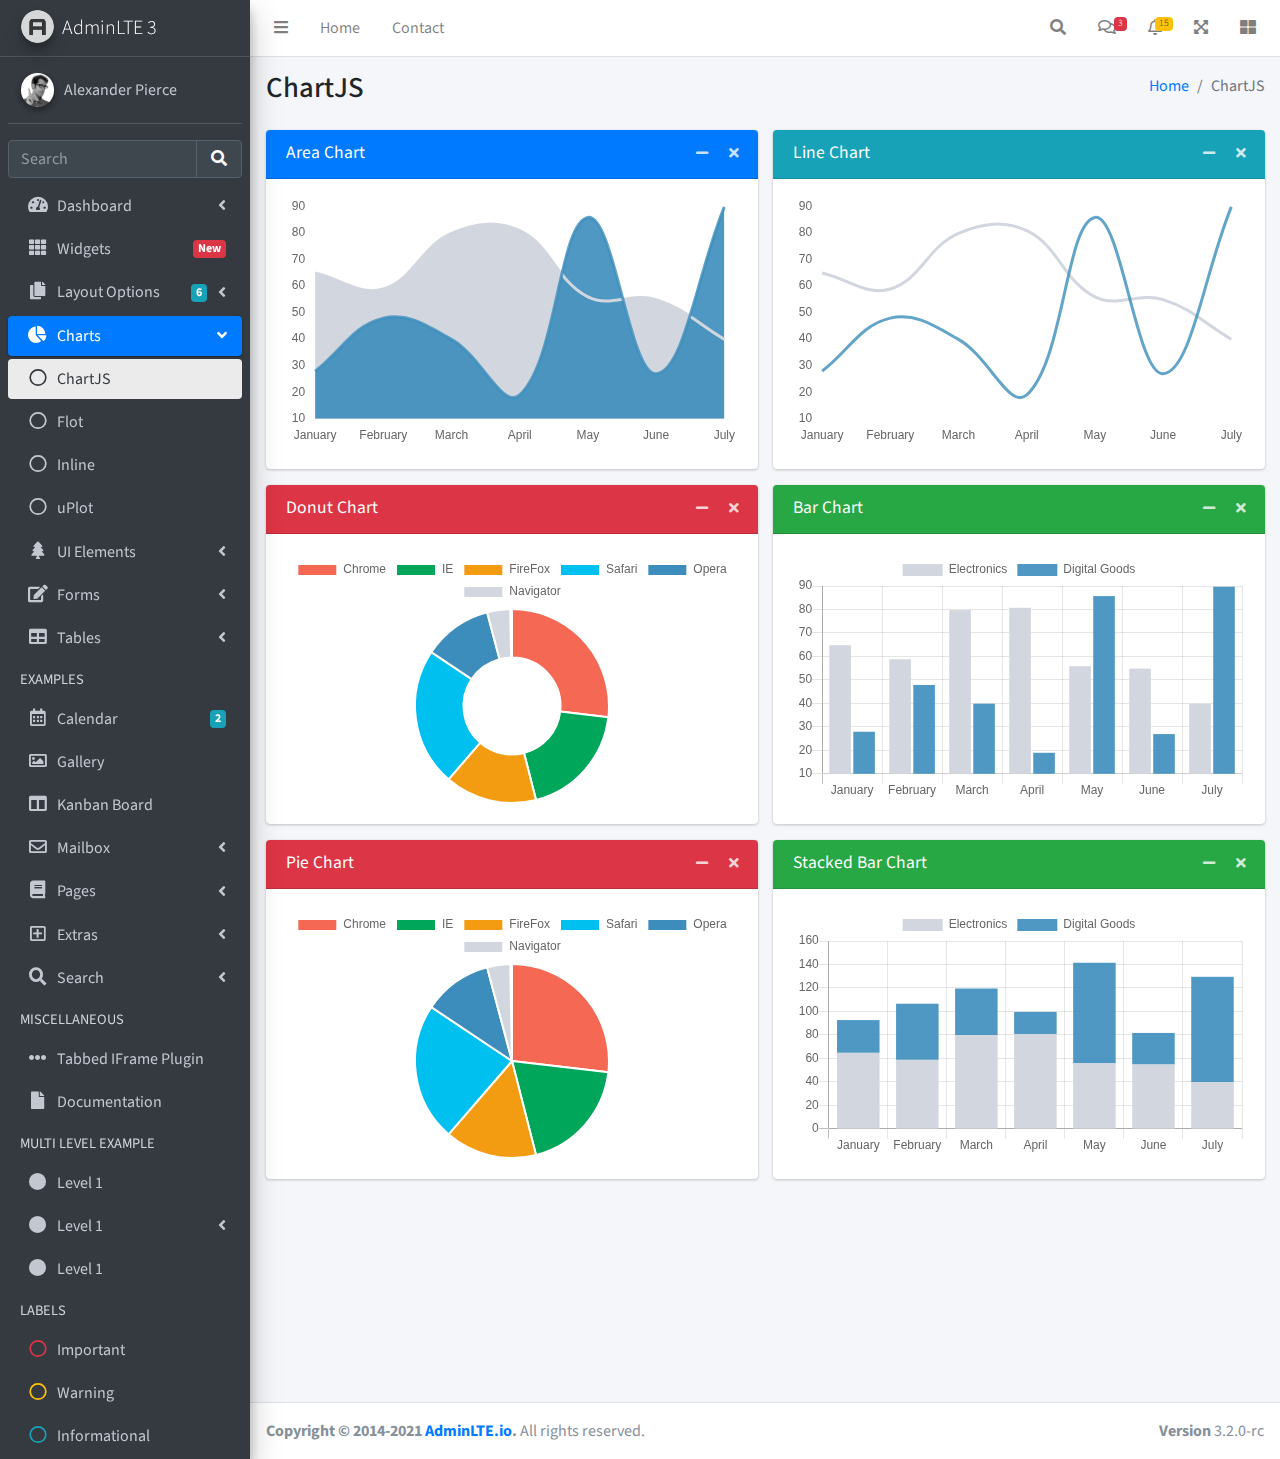
<file: pages/charts/chartjs.html>
<!DOCTYPE html>
<html lang="en">
<head>
  <meta charset="utf-8">
  <meta name="viewport" content="width=device-width, initial-scale=1">
  <title>AdminLTE 3 | ChartJS</title>

  <!-- Google Font: Source Sans Pro -->
  <link rel="stylesheet" href="https://fonts.googleapis.com/css?family=Source+Sans+Pro:300,400,400i,700&display=fallback">
  <!-- Font Awesome -->
  <link rel="stylesheet" href="../../plugins/fontawesome-free/css/all.min.css">
  <!-- Theme style -->
  <link rel="stylesheet" href="../../dist/css/adminlte.min.css">
</head>
<body class="hold-transition sidebar-mini">
<div class="wrapper">
  <!-- Navbar -->
  <nav class="main-header navbar navbar-expand navbar-white navbar-light">
    <!-- Left navbar links -->
    <ul class="navbar-nav">
      <li class="nav-item">
        <a class="nav-link" data-widget="pushmenu" href="#" role="button"><i class="fas fa-bars"></i></a>
      </li>
      <li class="nav-item d-none d-sm-inline-block">
        <a href="../../index3.html" class="nav-link">Home</a>
      </li>
      <li class="nav-item d-none d-sm-inline-block">
        <a href="#" class="nav-link">Contact</a>
      </li>
    </ul>

    <!-- Right navbar links -->
    <ul class="navbar-nav ml-auto">
      <!-- Navbar Search -->
      <li class="nav-item">
        <a class="nav-link" data-widget="navbar-search" href="#" role="button">
          <i class="fas fa-search"></i>
        </a>
        <div class="navbar-search-block">
          <form class="form-inline">
            <div class="input-group input-group-sm">
              <input class="form-control form-control-navbar" type="search" placeholder="Search" aria-label="Search">
              <div class="input-group-append">
                <button class="btn btn-navbar" type="submit">
                  <i class="fas fa-search"></i>
                </button>
                <button class="btn btn-navbar" type="button" data-widget="navbar-search">
                  <i class="fas fa-times"></i>
                </button>
              </div>
            </div>
          </form>
        </div>
      </li>

      <!-- Messages Dropdown Menu -->
      <li class="nav-item dropdown">
        <a class="nav-link" data-toggle="dropdown" href="#">
          <i class="far fa-comments"></i>
          <span class="badge badge-danger navbar-badge">3</span>
        </a>
        <div class="dropdown-menu dropdown-menu-lg dropdown-menu-right">
          <a href="#" class="dropdown-item">
            <!-- Message Start -->
            <div class="media">
              <img src="../../dist/img/user1-128x128.jpg" alt="User Avatar" class="img-size-50 mr-3 img-circle">
              <div class="media-body">
                <h3 class="dropdown-item-title">
                  Brad Diesel
                  <span class="float-right text-sm text-danger"><i class="fas fa-star"></i></span>
                </h3>
                <p class="text-sm">Call me whenever you can...</p>
                <p class="text-sm text-muted"><i class="far fa-clock mr-1"></i> 4 Hours Ago</p>
              </div>
            </div>
            <!-- Message End -->
          </a>
          <div class="dropdown-divider"></div>
          <a href="#" class="dropdown-item">
            <!-- Message Start -->
            <div class="media">
              <img src="../../dist/img/user8-128x128.jpg" alt="User Avatar" class="img-size-50 img-circle mr-3">
              <div class="media-body">
                <h3 class="dropdown-item-title">
                  John Pierce
                  <span class="float-right text-sm text-muted"><i class="fas fa-star"></i></span>
                </h3>
                <p class="text-sm">I got your message bro</p>
                <p class="text-sm text-muted"><i class="far fa-clock mr-1"></i> 4 Hours Ago</p>
              </div>
            </div>
            <!-- Message End -->
          </a>
          <div class="dropdown-divider"></div>
          <a href="#" class="dropdown-item">
            <!-- Message Start -->
            <div class="media">
              <img src="../../dist/img/user3-128x128.jpg" alt="User Avatar" class="img-size-50 img-circle mr-3">
              <div class="media-body">
                <h3 class="dropdown-item-title">
                  Nora Silvester
                  <span class="float-right text-sm text-warning"><i class="fas fa-star"></i></span>
                </h3>
                <p class="text-sm">The subject goes here</p>
                <p class="text-sm text-muted"><i class="far fa-clock mr-1"></i> 4 Hours Ago</p>
              </div>
            </div>
            <!-- Message End -->
          </a>
          <div class="dropdown-divider"></div>
          <a href="#" class="dropdown-item dropdown-footer">See All Messages</a>
        </div>
      </li>
      <!-- Notifications Dropdown Menu -->
      <li class="nav-item dropdown">
        <a class="nav-link" data-toggle="dropdown" href="#">
          <i class="far fa-bell"></i>
          <span class="badge badge-warning navbar-badge">15</span>
        </a>
        <div class="dropdown-menu dropdown-menu-lg dropdown-menu-right">
          <span class="dropdown-item dropdown-header">15 Notifications</span>
          <div class="dropdown-divider"></div>
          <a href="#" class="dropdown-item">
            <i class="fas fa-envelope mr-2"></i> 4 new messages
            <span class="float-right text-muted text-sm">3 mins</span>
          </a>
          <div class="dropdown-divider"></div>
          <a href="#" class="dropdown-item">
            <i class="fas fa-users mr-2"></i> 8 friend requests
            <span class="float-right text-muted text-sm">12 hours</span>
          </a>
          <div class="dropdown-divider"></div>
          <a href="#" class="dropdown-item">
            <i class="fas fa-file mr-2"></i> 3 new reports
            <span class="float-right text-muted text-sm">2 days</span>
          </a>
          <div class="dropdown-divider"></div>
          <a href="#" class="dropdown-item dropdown-footer">See All Notifications</a>
        </div>
      </li>
      <li class="nav-item">
        <a class="nav-link" data-widget="fullscreen" href="#" role="button">
          <i class="fas fa-expand-arrows-alt"></i>
        </a>
      </li>
      <li class="nav-item">
        <a class="nav-link" data-widget="control-sidebar" data-slide="true" href="#" role="button">
          <i class="fas fa-th-large"></i>
        </a>
      </li>
    </ul>
  </nav>
  <!-- /.navbar -->

  <!-- Main Sidebar Container -->
  <aside class="main-sidebar sidebar-dark-primary elevation-4">
    <!-- Brand Logo -->
    <a href="../../index3.html" class="brand-link">
      <img src="../../dist/img/AdminLTELogo.png"
           alt="AdminLTE Logo" class="brand-image img-circle elevation-3" style="opacity: .8">
      <span class="brand-text font-weight-light">AdminLTE 3</span>
    </a>

    <!-- Sidebar -->
    <div class="sidebar">
      <!-- Sidebar user panel (optional) -->
      <div class="user-panel mt-3 pb-3 mb-3 d-flex">
        <div class="image">
          <img src="../../dist/img/user2-160x160.jpg" class="img-circle elevation-2" alt="User Image">
        </div>
        <div class="info">
          <a href="#" class="d-block">Alexander Pierce</a>
        </div>
      </div>

      <!-- SidebarSearch Form -->
      <div class="form-inline">
        <div class="input-group" data-widget="sidebar-search">
          <input class="form-control form-control-sidebar" type="search" placeholder="Search" aria-label="Search">
          <div class="input-group-append">
            <button class="btn btn-sidebar">
              <i class="fas fa-search fa-fw"></i>
            </button>
          </div>
        </div>
      </div>

      <!-- Sidebar Menu -->
      <nav class="mt-2">
        <ul class="nav nav-pills nav-sidebar flex-column" data-widget="treeview" role="menu" data-accordion="false">
          <!-- Add icons to the links using the .nav-icon class
               with font-awesome or any other icon font library -->
          <li class="nav-item">
            <a href="#" class="nav-link">
              <i class="nav-icon fas fa-tachometer-alt"></i>
              <p>
                Dashboard
                <i class="right fas fa-angle-left"></i>
              </p>
            </a>
            <ul class="nav nav-treeview">
              <li class="nav-item">
                <a href="../../index.html" class="nav-link">
                  <i class="far fa-circle nav-icon"></i>
                  <p>Dashboard v1</p>
                </a>
              </li>
              <li class="nav-item">
                <a href="../../index2.html" class="nav-link">
                  <i class="far fa-circle nav-icon"></i>
                  <p>Dashboard v2</p>
                </a>
              </li>
              <li class="nav-item">
                <a href="../../index3.html" class="nav-link">
                  <i class="far fa-circle nav-icon"></i>
                  <p>Dashboard v3</p>
                </a>
              </li>
            </ul>
          </li>
          <li class="nav-item">
            <a href="../widgets.html" class="nav-link">
              <i class="nav-icon fas fa-th"></i>
              <p>
                Widgets
                <span class="right badge badge-danger">New</span>
              </p>
            </a>
          </li>
          <li class="nav-item">
            <a href="#" class="nav-link">
              <i class="nav-icon fas fa-copy"></i>
              <p>
                Layout Options
                <i class="fas fa-angle-left right"></i>
                <span class="badge badge-info right">6</span>
              </p>
            </a>
            <ul class="nav nav-treeview">
              <li class="nav-item">
                <a href="../layout/top-nav.html" class="nav-link">
                  <i class="far fa-circle nav-icon"></i>
                  <p>Top Navigation</p>
                </a>
              </li>
              <li class="nav-item">
                <a href="../layout/top-nav-sidebar.html" class="nav-link">
                  <i class="far fa-circle nav-icon"></i>
                  <p>Top Navigation + Sidebar</p>
                </a>
              </li>
              <li class="nav-item">
                <a href="../layout/boxed.html" class="nav-link">
                  <i class="far fa-circle nav-icon"></i>
                  <p>Boxed</p>
                </a>
              </li>
              <li class="nav-item">
                <a href="../layout/fixed-sidebar.html" class="nav-link">
                  <i class="far fa-circle nav-icon"></i>
                  <p>Fixed Sidebar</p>
                </a>
              </li>
              <li class="nav-item">
                <a href="../layout/fixed-sidebar-custom.html" class="nav-link">
                  <i class="far fa-circle nav-icon"></i>
                  <p>Fixed Sidebar <small>+ Custom Area</small></p>
                </a>
              </li>
              <li class="nav-item">
                <a href="../layout/fixed-topnav.html" class="nav-link">
                  <i class="far fa-circle nav-icon"></i>
                  <p>Fixed Navbar</p>
                </a>
              </li>
              <li class="nav-item">
                <a href="../layout/fixed-footer.html" class="nav-link">
                  <i class="far fa-circle nav-icon"></i>
                  <p>Fixed Footer</p>
                </a>
              </li>
              <li class="nav-item">
                <a href="../layout/collapsed-sidebar.html" class="nav-link">
                  <i class="far fa-circle nav-icon"></i>
                  <p>Collapsed Sidebar</p>
                </a>
              </li>
            </ul>
          </li>
          <li class="nav-item menu-open">
            <a href="#" class="nav-link active">
              <i class="nav-icon fas fa-chart-pie"></i>
              <p>
                Charts
                <i class="right fas fa-angle-left"></i>
              </p>
            </a>
            <ul class="nav nav-treeview">
              <li class="nav-item">
                <a href="chartjs.html" class="nav-link active">
                  <i class="far fa-circle nav-icon"></i>
                  <p>ChartJS</p>
                </a>
              </li>
              <li class="nav-item">
                <a href="flot.html" class="nav-link">
                  <i class="far fa-circle nav-icon"></i>
                  <p>Flot</p>
                </a>
              </li>
              <li class="nav-item">
                <a href="inline.html" class="nav-link">
                  <i class="far fa-circle nav-icon"></i>
                  <p>Inline</p>
                </a>
              </li>
              <li class="nav-item">
                <a href="uplot.html" class="nav-link">
                  <i class="far fa-circle nav-icon"></i>
                  <p>uPlot</p>
                </a>
              </li>
            </ul>
          </li>
          <li class="nav-item">
            <a href="#" class="nav-link">
              <i class="nav-icon fas fa-tree"></i>
              <p>
                UI Elements
                <i class="fas fa-angle-left right"></i>
              </p>
            </a>
            <ul class="nav nav-treeview">
              <li class="nav-item">
                <a href="../UI/general.html" class="nav-link">
                  <i class="far fa-circle nav-icon"></i>
                  <p>General</p>
                </a>
              </li>
              <li class="nav-item">
                <a href="../UI/icons.html" class="nav-link">
                  <i class="far fa-circle nav-icon"></i>
                  <p>Icons</p>
                </a>
              </li>
              <li class="nav-item">
                <a href="../UI/buttons.html" class="nav-link">
                  <i class="far fa-circle nav-icon"></i>
                  <p>Buttons</p>
                </a>
              </li>
              <li class="nav-item">
                <a href="../UI/sliders.html" class="nav-link">
                  <i class="far fa-circle nav-icon"></i>
                  <p>Sliders</p>
                </a>
              </li>
              <li class="nav-item">
                <a href="../UI/modals.html" class="nav-link">
                  <i class="far fa-circle nav-icon"></i>
                  <p>Modals & Alerts</p>
                </a>
              </li>
              <li class="nav-item">
                <a href="../UI/navbar.html" class="nav-link">
                  <i class="far fa-circle nav-icon"></i>
                  <p>Navbar & Tabs</p>
                </a>
              </li>
              <li class="nav-item">
                <a href="../UI/timeline.html" class="nav-link">
                  <i class="far fa-circle nav-icon"></i>
                  <p>Timeline</p>
                </a>
              </li>
              <li class="nav-item">
                <a href="../UI/ribbons.html" class="nav-link">
                  <i class="far fa-circle nav-icon"></i>
                  <p>Ribbons</p>
                </a>
              </li>
            </ul>
          </li>
          <li class="nav-item">
            <a href="#" class="nav-link">
              <i class="nav-icon fas fa-edit"></i>
              <p>
                Forms
                <i class="fas fa-angle-left right"></i>
              </p>
            </a>
            <ul class="nav nav-treeview">
              <li class="nav-item">
                <a href="../forms/general.html" class="nav-link">
                  <i class="far fa-circle nav-icon"></i>
                  <p>General Elements</p>
                </a>
              </li>
              <li class="nav-item">
                <a href="../forms/advanced.html" class="nav-link">
                  <i class="far fa-circle nav-icon"></i>
                  <p>Advanced Elements</p>
                </a>
              </li>
              <li class="nav-item">
                <a href="../forms/editors.html" class="nav-link">
                  <i class="far fa-circle nav-icon"></i>
                  <p>Editors</p>
                </a>
              </li>
              <li class="nav-item">
                <a href="../forms/validation.html" class="nav-link">
                  <i class="far fa-circle nav-icon"></i>
                  <p>Validation</p>
                </a>
              </li>
            </ul>
          </li>
          <li class="nav-item">
            <a href="#" class="nav-link">
              <i class="nav-icon fas fa-table"></i>
              <p>
                Tables
                <i class="fas fa-angle-left right"></i>
              </p>
            </a>
            <ul class="nav nav-treeview">
              <li class="nav-item">
                <a href="../tables/simple.html" class="nav-link">
                  <i class="far fa-circle nav-icon"></i>
                  <p>Simple Tables</p>
                </a>
              </li>
              <li class="nav-item">
                <a href="../tables/data.html" class="nav-link">
                  <i class="far fa-circle nav-icon"></i>
                  <p>DataTables</p>
                </a>
              </li>
              <li class="nav-item">
                <a href="../tables/jsgrid.html" class="nav-link">
                  <i class="far fa-circle nav-icon"></i>
                  <p>jsGrid</p>
                </a>
              </li>
            </ul>
          </li>
          <li class="nav-header">EXAMPLES</li>
          <li class="nav-item">
            <a href="../calendar.html" class="nav-link">
              <i class="nav-icon far fa-calendar-alt"></i>
              <p>
                Calendar
                <span class="badge badge-info right">2</span>
              </p>
            </a>
          </li>
          <li class="nav-item">
            <a href="../gallery.html" class="nav-link">
              <i class="nav-icon far fa-image"></i>
              <p>
                Gallery
              </p>
            </a>
          </li>
          <li class="nav-item">
            <a href="../kanban.html" class="nav-link">
              <i class="nav-icon fas fa-columns"></i>
              <p>
                Kanban Board
              </p>
            </a>
          </li>
          <li class="nav-item">
            <a href="#" class="nav-link">
              <i class="nav-icon far fa-envelope"></i>
              <p>
                Mailbox
                <i class="fas fa-angle-left right"></i>
              </p>
            </a>
            <ul class="nav nav-treeview">
              <li class="nav-item">
                <a href="../mailbox/mailbox.html" class="nav-link">
                  <i class="far fa-circle nav-icon"></i>
                  <p>Inbox</p>
                </a>
              </li>
              <li class="nav-item">
                <a href="../mailbox/compose.html" class="nav-link">
                  <i class="far fa-circle nav-icon"></i>
                  <p>Compose</p>
                </a>
              </li>
              <li class="nav-item">
                <a href="../mailbox/read-mail.html" class="nav-link">
                  <i class="far fa-circle nav-icon"></i>
                  <p>Read</p>
                </a>
              </li>
            </ul>
          </li>
          <li class="nav-item">
            <a href="#" class="nav-link">
              <i class="nav-icon fas fa-book"></i>
              <p>
                Pages
                <i class="fas fa-angle-left right"></i>
              </p>
            </a>
            <ul class="nav nav-treeview">
              <li class="nav-item">
                <a href="../examples/invoice.html" class="nav-link">
                  <i class="far fa-circle nav-icon"></i>
                  <p>Invoice</p>
                </a>
              </li>
              <li class="nav-item">
                <a href="../examples/profile.html" class="nav-link">
                  <i class="far fa-circle nav-icon"></i>
                  <p>Profile</p>
                </a>
              </li>
              <li class="nav-item">
                <a href="../examples/e-commerce.html" class="nav-link">
                  <i class="far fa-circle nav-icon"></i>
                  <p>E-commerce</p>
                </a>
              </li>
              <li class="nav-item">
                <a href="../examples/projects.html" class="nav-link">
                  <i class="far fa-circle nav-icon"></i>
                  <p>Projects</p>
                </a>
              </li>
              <li class="nav-item">
                <a href="../examples/project-add.html" class="nav-link">
                  <i class="far fa-circle nav-icon"></i>
                  <p>Project Add</p>
                </a>
              </li>
              <li class="nav-item">
                <a href="../examples/project-edit.html" class="nav-link">
                  <i class="far fa-circle nav-icon"></i>
                  <p>Project Edit</p>
                </a>
              </li>
              <li class="nav-item">
                <a href="../examples/project-detail.html" class="nav-link">
                  <i class="far fa-circle nav-icon"></i>
                  <p>Project Detail</p>
                </a>
              </li>
              <li class="nav-item">
                <a href="../examples/contacts.html" class="nav-link">
                  <i class="far fa-circle nav-icon"></i>
                  <p>Contacts</p>
                </a>
              </li>
              <li class="nav-item">
                <a href="../examples/faq.html" class="nav-link">
                  <i class="far fa-circle nav-icon"></i>
                  <p>FAQ</p>
                </a>
              </li>
              <li class="nav-item">
                <a href="../examples/contact-us.html" class="nav-link">
                  <i class="far fa-circle nav-icon"></i>
                  <p>Contact us</p>
                </a>
              </li>
            </ul>
          </li>
          <li class="nav-item">
            <a href="#" class="nav-link">
              <i class="nav-icon far fa-plus-square"></i>
              <p>
                Extras
                <i class="fas fa-angle-left right"></i>
              </p>
            </a>
            <ul class="nav nav-treeview">
              <li class="nav-item">
                <a href="#" class="nav-link">
                  <i class="far fa-circle nav-icon"></i>
                  <p>
                    Login & Register v1
                    <i class="fas fa-angle-left right"></i>
                  </p>
                </a>
                <ul class="nav nav-treeview">
                  <li class="nav-item">
                    <a href="../examples/login.html" class="nav-link">
                      <i class="far fa-circle nav-icon"></i>
                      <p>Login v1</p>
                    </a>
                  </li>
                  <li class="nav-item">
                    <a href="../examples/register.html" class="nav-link">
                      <i class="far fa-circle nav-icon"></i>
                      <p>Register v1</p>
                    </a>
                  </li>
                  <li class="nav-item">
                    <a href="../examples/forgot-password.html" class="nav-link">
                      <i class="far fa-circle nav-icon"></i>
                      <p>Forgot Password v1</p>
                    </a>
                  </li>
                  <li class="nav-item">
                    <a href="../examples/recover-password.html" class="nav-link">
                      <i class="far fa-circle nav-icon"></i>
                      <p>Recover Password v1</p>
                    </a>
                  </li>
                </ul>
              </li>
              <li class="nav-item">
                <a href="#" class="nav-link">
                  <i class="far fa-circle nav-icon"></i>
                  <p>
                    Login & Register v2
                    <i class="fas fa-angle-left right"></i>
                  </p>
                </a>
                <ul class="nav nav-treeview">
                  <li class="nav-item">
                    <a href="../examples/login-v2.html" class="nav-link">
                      <i class="far fa-circle nav-icon"></i>
                      <p>Login v2</p>
                    </a>
                  </li>
                  <li class="nav-item">
                    <a href="../examples/register-v2.html" class="nav-link">
                      <i class="far fa-circle nav-icon"></i>
                      <p>Register v2</p>
                    </a>
                  </li>
                  <li class="nav-item">
                    <a href="../examples/forgot-password-v2.html" class="nav-link">
                      <i class="far fa-circle nav-icon"></i>
                      <p>Forgot Password v2</p>
                    </a>
                  </li>
                  <li class="nav-item">
                    <a href="../examples/recover-password-v2.html" class="nav-link">
                      <i class="far fa-circle nav-icon"></i>
                      <p>Recover Password v2</p>
                    </a>
                  </li>
                </ul>
              </li>
              <li class="nav-item">
                <a href="../examples/lockscreen.html" class="nav-link">
                  <i class="far fa-circle nav-icon"></i>
                  <p>Lockscreen</p>
                </a>
              </li>
              <li class="nav-item">
                <a href="../examples/legacy-user-menu.html" class="nav-link">
                  <i class="far fa-circle nav-icon"></i>
                  <p>Legacy User Menu</p>
                </a>
              </li>
              <li class="nav-item">
                <a href="../examples/language-menu.html" class="nav-link">
                  <i class="far fa-circle nav-icon"></i>
                  <p>Language Menu</p>
                </a>
              </li>
              <li class="nav-item">
                <a href="../examples/404.html" class="nav-link">
                  <i class="far fa-circle nav-icon"></i>
                  <p>Error 404</p>
                </a>
              </li>
              <li class="nav-item">
                <a href="../examples/500.html" class="nav-link">
                  <i class="far fa-circle nav-icon"></i>
                  <p>Error 500</p>
                </a>
              </li>
              <li class="nav-item">
                <a href="../examples/pace.html" class="nav-link">
                  <i class="far fa-circle nav-icon"></i>
                  <p>Pace</p>
                </a>
              </li>
              <li class="nav-item">
                <a href="../examples/blank.html" class="nav-link">
                  <i class="far fa-circle nav-icon"></i>
                  <p>Blank Page</p>
                </a>
              </li>
              <li class="nav-item">
                <a href="../../starter.html" class="nav-link">
                  <i class="far fa-circle nav-icon"></i>
                  <p>Starter Page</p>
                </a>
              </li>
            </ul>
          </li>
          <li class="nav-item">
            <a href="#" class="nav-link">
              <i class="nav-icon fas fa-search"></i>
              <p>
                Search
                <i class="fas fa-angle-left right"></i>
              </p>
            </a>
            <ul class="nav nav-treeview">
              <li class="nav-item">
                <a href="../search/simple.html" class="nav-link">
                  <i class="far fa-circle nav-icon"></i>
                  <p>Simple Search</p>
                </a>
              </li>
              <li class="nav-item">
                <a href="../search/enhanced.html" class="nav-link">
                  <i class="far fa-circle nav-icon"></i>
                  <p>Enhanced</p>
                </a>
              </li>
            </ul>
          </li>
          <li class="nav-header">MISCELLANEOUS</li>
          <li class="nav-item">
            <a href="../../iframe.html" class="nav-link">
              <i class="nav-icon fas fa-ellipsis-h"></i>
              <p>Tabbed IFrame Plugin</p>
            </a>
          </li>
          <li class="nav-item">
            <a href="https://adminlte.io/docs/3.1/" class="nav-link">
              <i class="nav-icon fas fa-file"></i>
              <p>Documentation</p>
            </a>
          </li>
          <li class="nav-header">MULTI LEVEL EXAMPLE</li>
          <li class="nav-item">
            <a href="#" class="nav-link">
              <i class="fas fa-circle nav-icon"></i>
              <p>Level 1</p>
            </a>
          </li>
          <li class="nav-item">
            <a href="#" class="nav-link">
              <i class="nav-icon fas fa-circle"></i>
              <p>
                Level 1
                <i class="right fas fa-angle-left"></i>
              </p>
            </a>
            <ul class="nav nav-treeview">
              <li class="nav-item">
                <a href="#" class="nav-link">
                  <i class="far fa-circle nav-icon"></i>
                  <p>Level 2</p>
                </a>
              </li>
              <li class="nav-item">
                <a href="#" class="nav-link">
                  <i class="far fa-circle nav-icon"></i>
                  <p>
                    Level 2
                    <i class="right fas fa-angle-left"></i>
                  </p>
                </a>
                <ul class="nav nav-treeview">
                  <li class="nav-item">
                    <a href="#" class="nav-link">
                      <i class="far fa-dot-circle nav-icon"></i>
                      <p>Level 3</p>
                    </a>
                  </li>
                  <li class="nav-item">
                    <a href="#" class="nav-link">
                      <i class="far fa-dot-circle nav-icon"></i>
                      <p>Level 3</p>
                    </a>
                  </li>
                  <li class="nav-item">
                    <a href="#" class="nav-link">
                      <i class="far fa-dot-circle nav-icon"></i>
                      <p>Level 3</p>
                    </a>
                  </li>
                </ul>
              </li>
              <li class="nav-item">
                <a href="#" class="nav-link">
                  <i class="far fa-circle nav-icon"></i>
                  <p>Level 2</p>
                </a>
              </li>
            </ul>
          </li>
          <li class="nav-item">
            <a href="#" class="nav-link">
              <i class="fas fa-circle nav-icon"></i>
              <p>Level 1</p>
            </a>
          </li>
          <li class="nav-header">LABELS</li>
          <li class="nav-item">
            <a href="#" class="nav-link">
              <i class="nav-icon far fa-circle text-danger"></i>
              <p class="text">Important</p>
            </a>
          </li>
          <li class="nav-item">
            <a href="#" class="nav-link">
              <i class="nav-icon far fa-circle text-warning"></i>
              <p>Warning</p>
            </a>
          </li>
          <li class="nav-item">
            <a href="#" class="nav-link">
              <i class="nav-icon far fa-circle text-info"></i>
              <p>Informational</p>
            </a>
          </li>
        </ul>
      </nav>
      <!-- /.sidebar-menu -->
    </div>
    <!-- /.sidebar -->
  </aside>

  <!-- Content Wrapper. Contains page content -->
  <div class="content-wrapper">
    <!-- Content Header (Page header) -->
    <section class="content-header">
      <div class="container-fluid">
        <div class="row mb-2">
          <div class="col-sm-6">
            <h1>ChartJS</h1>
          </div>
          <div class="col-sm-6">
            <ol class="breadcrumb float-sm-right">
              <li class="breadcrumb-item"><a href="#">Home</a></li>
              <li class="breadcrumb-item active">ChartJS</li>
            </ol>
          </div>
        </div>
      </div><!-- /.container-fluid -->
    </section>

    <!-- Main content -->
    <section class="content">
      <div class="container-fluid">
        <div class="row">
          <div class="col-md-6">
            <!-- AREA CHART -->
            <div class="card card-primary">
              <div class="card-header">
                <h3 class="card-title">Area Chart</h3>

                <div class="card-tools">
                  <button type="button" class="btn btn-tool" data-card-widget="collapse">
                    <i class="fas fa-minus"></i>
                  </button>
                  <button type="button" class="btn btn-tool" data-card-widget="remove">
                    <i class="fas fa-times"></i>
                  </button>
                </div>
              </div>
              <div class="card-body">
                <div class="chart">
                  <canvas id="areaChart" style="min-height: 250px; height: 250px; max-height: 250px; max-width: 100%;"></canvas>
                </div>
              </div>
              <!-- /.card-body -->
            </div>
            <!-- /.card -->

            <!-- DONUT CHART -->
            <div class="card card-danger">
              <div class="card-header">
                <h3 class="card-title">Donut Chart</h3>

                <div class="card-tools">
                  <button type="button" class="btn btn-tool" data-card-widget="collapse">
                    <i class="fas fa-minus"></i>
                  </button>
                  <button type="button" class="btn btn-tool" data-card-widget="remove">
                    <i class="fas fa-times"></i>
                  </button>
                </div>
              </div>
              <div class="card-body">
                <canvas id="donutChart" style="min-height: 250px; height: 250px; max-height: 250px; max-width: 100%;"></canvas>
              </div>
              <!-- /.card-body -->
            </div>
            <!-- /.card -->

            <!-- PIE CHART -->
            <div class="card card-danger">
              <div class="card-header">
                <h3 class="card-title">Pie Chart</h3>

                <div class="card-tools">
                  <button type="button" class="btn btn-tool" data-card-widget="collapse">
                    <i class="fas fa-minus"></i>
                  </button>
                  <button type="button" class="btn btn-tool" data-card-widget="remove">
                    <i class="fas fa-times"></i>
                  </button>
                </div>
              </div>
              <div class="card-body">
                <canvas id="pieChart" style="min-height: 250px; height: 250px; max-height: 250px; max-width: 100%;"></canvas>
              </div>
              <!-- /.card-body -->
            </div>
            <!-- /.card -->

          </div>
          <!-- /.col (LEFT) -->
          <div class="col-md-6">
            <!-- LINE CHART -->
            <div class="card card-info">
              <div class="card-header">
                <h3 class="card-title">Line Chart</h3>

                <div class="card-tools">
                  <button type="button" class="btn btn-tool" data-card-widget="collapse">
                    <i class="fas fa-minus"></i>
                  </button>
                  <button type="button" class="btn btn-tool" data-card-widget="remove">
                    <i class="fas fa-times"></i>
                  </button>
                </div>
              </div>
              <div class="card-body">
                <div class="chart">
                  <canvas id="lineChart" style="min-height: 250px; height: 250px; max-height: 250px; max-width: 100%;"></canvas>
                </div>
              </div>
              <!-- /.card-body -->
            </div>
            <!-- /.card -->

            <!-- BAR CHART -->
            <div class="card card-success">
              <div class="card-header">
                <h3 class="card-title">Bar Chart</h3>

                <div class="card-tools">
                  <button type="button" class="btn btn-tool" data-card-widget="collapse">
                    <i class="fas fa-minus"></i>
                  </button>
                  <button type="button" class="btn btn-tool" data-card-widget="remove">
                    <i class="fas fa-times"></i>
                  </button>
                </div>
              </div>
              <div class="card-body">
                <div class="chart">
                  <canvas id="barChart" style="min-height: 250px; height: 250px; max-height: 250px; max-width: 100%;"></canvas>
                </div>
              </div>
              <!-- /.card-body -->
            </div>
            <!-- /.card -->

            <!-- STACKED BAR CHART -->
            <div class="card card-success">
              <div class="card-header">
                <h3 class="card-title">Stacked Bar Chart</h3>

                <div class="card-tools">
                  <button type="button" class="btn btn-tool" data-card-widget="collapse">
                    <i class="fas fa-minus"></i>
                  </button>
                  <button type="button" class="btn btn-tool" data-card-widget="remove">
                    <i class="fas fa-times"></i>
                  </button>
                </div>
              </div>
              <div class="card-body">
                <div class="chart">
                  <canvas id="stackedBarChart" style="min-height: 250px; height: 250px; max-height: 250px; max-width: 100%;"></canvas>
                </div>
              </div>
              <!-- /.card-body -->
            </div>
            <!-- /.card -->

          </div>
          <!-- /.col (RIGHT) -->
        </div>
        <!-- /.row -->
      </div><!-- /.container-fluid -->
    </section>
    <!-- /.content -->
  </div>
  <!-- /.content-wrapper -->
  <footer class="main-footer">
    <div class="float-right d-none d-sm-block">
      <b>Version</b> 3.2.0-rc
    </div>
    <strong>Copyright &copy; 2014-2021 <a href="https://adminlte.io">AdminLTE.io</a>.</strong> All rights reserved.
  </footer>

  <!-- Control Sidebar -->
  <aside class="control-sidebar control-sidebar-dark">
    <!-- Add Content Here -->
  </aside>
  <!-- /.control-sidebar -->
</div>
<!-- ./wrapper -->

<!-- jQuery -->
<script src="../../plugins/jquery/jquery.min.js"></script>
<!-- Bootstrap 4 -->
<script src="../../plugins/bootstrap/js/bootstrap.bundle.min.js"></script>
<!-- ChartJS -->
<script src="../../plugins/chart.js/Chart.min.js"></script>
<!-- AdminLTE App -->
<script src="../../dist/js/adminlte.min.js"></script>
<!-- AdminLTE for demo purposes -->
<script src="../../dist/js/demo.js"></script>
<!-- Page specific script -->
<script>
  $(function () {
    /* ChartJS
     * -------
     * Here we will create a few charts using ChartJS
     */

    //--------------
    //- AREA CHART -
    //--------------

    // Get context with jQuery - using jQuery's .get() method.
    var areaChartCanvas = $('#areaChart').get(0).getContext('2d')

    var areaChartData = {
      labels  : ['January', 'February', 'March', 'April', 'May', 'June', 'July'],
      datasets: [
        {
          label               : 'Digital Goods',
          backgroundColor     : 'rgba(60,141,188,0.9)',
          borderColor         : 'rgba(60,141,188,0.8)',
          pointRadius          : false,
          pointColor          : '#3b8bba',
          pointStrokeColor    : 'rgba(60,141,188,1)',
          pointHighlightFill  : '#fff',
          pointHighlightStroke: 'rgba(60,141,188,1)',
          data                : [28, 48, 40, 19, 86, 27, 90]
        },
        {
          label               : 'Electronics',
          backgroundColor     : 'rgba(210, 214, 222, 1)',
          borderColor         : 'rgba(210, 214, 222, 1)',
          pointRadius         : false,
          pointColor          : 'rgba(210, 214, 222, 1)',
          pointStrokeColor    : '#c1c7d1',
          pointHighlightFill  : '#fff',
          pointHighlightStroke: 'rgba(220,220,220,1)',
          data                : [65, 59, 80, 81, 56, 55, 40]
        },
      ]
    }

    var areaChartOptions = {
      maintainAspectRatio : false,
      responsive : true,
      legend: {
        display: false
      },
      scales: {
        xAxes: [{
          gridLines : {
            display : false,
          }
        }],
        yAxes: [{
          gridLines : {
            display : false,
          }
        }]
      }
    }

    // This will get the first returned node in the jQuery collection.
    new Chart(areaChartCanvas, {
      type: 'line',
      data: areaChartData,
      options: areaChartOptions
    })

    //-------------
    //- LINE CHART -
    //--------------
    var lineChartCanvas = $('#lineChart').get(0).getContext('2d')
    var lineChartOptions = $.extend(true, {}, areaChartOptions)
    var lineChartData = $.extend(true, {}, areaChartData)
    lineChartData.datasets[0].fill = false;
    lineChartData.datasets[1].fill = false;
    lineChartOptions.datasetFill = false

    var lineChart = new Chart(lineChartCanvas, {
      type: 'line',
      data: lineChartData,
      options: lineChartOptions
    })

    //-------------
    //- DONUT CHART -
    //-------------
    // Get context with jQuery - using jQuery's .get() method.
    var donutChartCanvas = $('#donutChart').get(0).getContext('2d')
    var donutData        = {
      labels: [
          'Chrome',
          'IE',
          'FireFox',
          'Safari',
          'Opera',
          'Navigator',
      ],
      datasets: [
        {
          data: [700,500,400,600,300,100],
          backgroundColor : ['#f56954', '#00a65a', '#f39c12', '#00c0ef', '#3c8dbc', '#d2d6de'],
        }
      ]
    }
    var donutOptions     = {
      maintainAspectRatio : false,
      responsive : true,
    }
    //Create pie or douhnut chart
    // You can switch between pie and douhnut using the method below.
    new Chart(donutChartCanvas, {
      type: 'doughnut',
      data: donutData,
      options: donutOptions
    })

    //-------------
    //- PIE CHART -
    //-------------
    // Get context with jQuery - using jQuery's .get() method.
    var pieChartCanvas = $('#pieChart').get(0).getContext('2d')
    var pieData        = donutData;
    var pieOptions     = {
      maintainAspectRatio : false,
      responsive : true,
    }
    //Create pie or douhnut chart
    // You can switch between pie and douhnut using the method below.
    new Chart(pieChartCanvas, {
      type: 'pie',
      data: pieData,
      options: pieOptions
    })

    //-------------
    //- BAR CHART -
    //-------------
    var barChartCanvas = $('#barChart').get(0).getContext('2d')
    var barChartData = $.extend(true, {}, areaChartData)
    var temp0 = areaChartData.datasets[0]
    var temp1 = areaChartData.datasets[1]
    barChartData.datasets[0] = temp1
    barChartData.datasets[1] = temp0

    var barChartOptions = {
      responsive              : true,
      maintainAspectRatio     : false,
      datasetFill             : false
    }

    new Chart(barChartCanvas, {
      type: 'bar',
      data: barChartData,
      options: barChartOptions
    })

    //---------------------
    //- STACKED BAR CHART -
    //---------------------
    var stackedBarChartCanvas = $('#stackedBarChart').get(0).getContext('2d')
    var stackedBarChartData = $.extend(true, {}, barChartData)

    var stackedBarChartOptions = {
      responsive              : true,
      maintainAspectRatio     : false,
      scales: {
        xAxes: [{
          stacked: true,
        }],
        yAxes: [{
          stacked: true
        }]
      }
    }

    new Chart(stackedBarChartCanvas, {
      type: 'bar',
      data: stackedBarChartData,
      options: stackedBarChartOptions
    })
  })
</script>
</body>
</html>
</file>
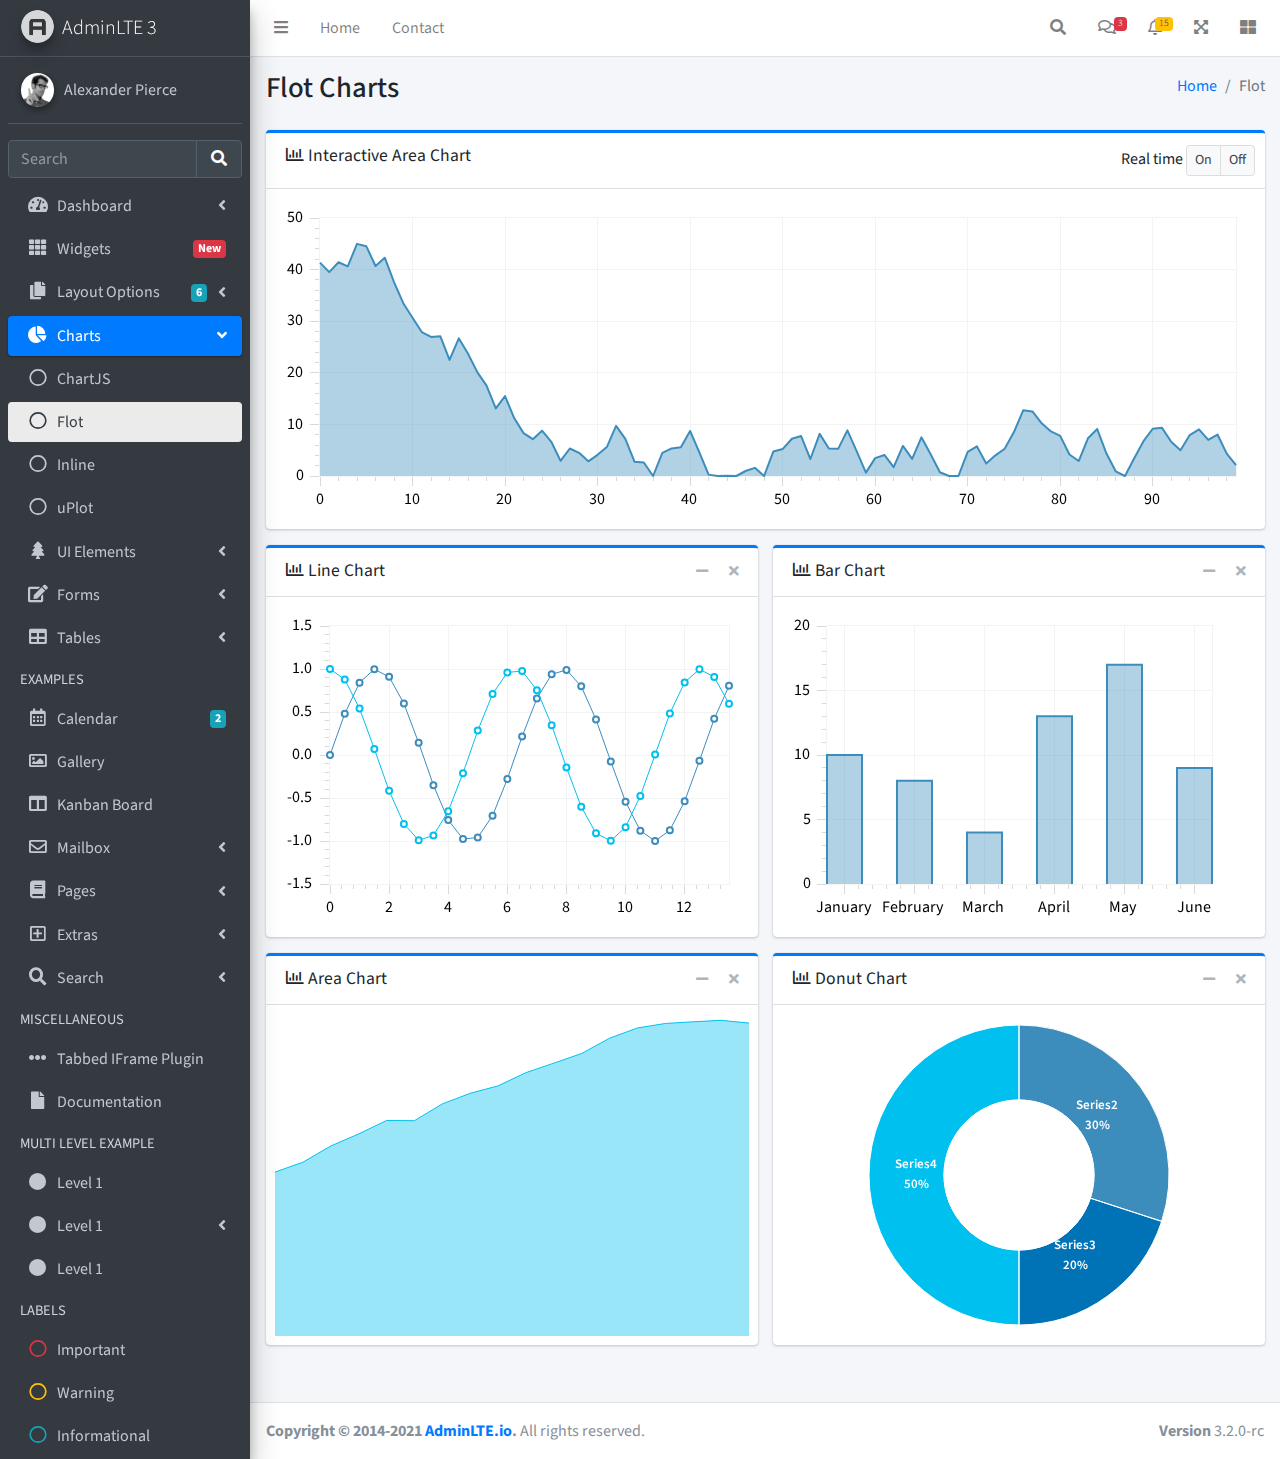
<file: pages/charts/flot.html>
<!DOCTYPE html>
<html lang="en">
<head>
  <meta charset="utf-8">
  <meta name="viewport" content="width=device-width, initial-scale=1">
  <title>AdminLTE 3 | Flot Charts</title>

  <!-- Google Font: Source Sans Pro -->
  <link rel="stylesheet" href="https://fonts.googleapis.com/css?family=Source+Sans+Pro:300,400,400i,700&display=fallback">
  <!-- Font Awesome -->
  <link rel="stylesheet" href="../../plugins/fontawesome-free/css/all.min.css">
  <!-- Theme style -->
  <link rel="stylesheet" href="../../dist/css/adminlte.min.css">
</head>
<body class="hold-transition sidebar-mini">
<div class="wrapper">
  <!-- Navbar -->
  <nav class="main-header navbar navbar-expand navbar-white navbar-light">
    <!-- Left navbar links -->
    <ul class="navbar-nav">
      <li class="nav-item">
        <a class="nav-link" data-widget="pushmenu" href="#" role="button"><i class="fas fa-bars"></i></a>
      </li>
      <li class="nav-item d-none d-sm-inline-block">
        <a href="../../index3.html" class="nav-link">Home</a>
      </li>
      <li class="nav-item d-none d-sm-inline-block">
        <a href="#" class="nav-link">Contact</a>
      </li>
    </ul>

    <!-- Right navbar links -->
    <ul class="navbar-nav ml-auto">
      <!-- Navbar Search -->
      <li class="nav-item">
        <a class="nav-link" data-widget="navbar-search" href="#" role="button">
          <i class="fas fa-search"></i>
        </a>
        <div class="navbar-search-block">
          <form class="form-inline">
            <div class="input-group input-group-sm">
              <input class="form-control form-control-navbar" type="search" placeholder="Search" aria-label="Search">
              <div class="input-group-append">
                <button class="btn btn-navbar" type="submit">
                  <i class="fas fa-search"></i>
                </button>
                <button class="btn btn-navbar" type="button" data-widget="navbar-search">
                  <i class="fas fa-times"></i>
                </button>
              </div>
            </div>
          </form>
        </div>
      </li>

      <!-- Messages Dropdown Menu -->
      <li class="nav-item dropdown">
        <a class="nav-link" data-toggle="dropdown" href="#">
          <i class="far fa-comments"></i>
          <span class="badge badge-danger navbar-badge">3</span>
        </a>
        <div class="dropdown-menu dropdown-menu-lg dropdown-menu-right">
          <a href="#" class="dropdown-item">
            <!-- Message Start -->
            <div class="media">
              <img src="../../dist/img/user1-128x128.jpg" alt="User Avatar" class="img-size-50 mr-3 img-circle">
              <div class="media-body">
                <h3 class="dropdown-item-title">
                  Brad Diesel
                  <span class="float-right text-sm text-danger"><i class="fas fa-star"></i></span>
                </h3>
                <p class="text-sm">Call me whenever you can...</p>
                <p class="text-sm text-muted"><i class="far fa-clock mr-1"></i> 4 Hours Ago</p>
              </div>
            </div>
            <!-- Message End -->
          </a>
          <div class="dropdown-divider"></div>
          <a href="#" class="dropdown-item">
            <!-- Message Start -->
            <div class="media">
              <img src="../../dist/img/user8-128x128.jpg" alt="User Avatar" class="img-size-50 img-circle mr-3">
              <div class="media-body">
                <h3 class="dropdown-item-title">
                  John Pierce
                  <span class="float-right text-sm text-muted"><i class="fas fa-star"></i></span>
                </h3>
                <p class="text-sm">I got your message bro</p>
                <p class="text-sm text-muted"><i class="far fa-clock mr-1"></i> 4 Hours Ago</p>
              </div>
            </div>
            <!-- Message End -->
          </a>
          <div class="dropdown-divider"></div>
          <a href="#" class="dropdown-item">
            <!-- Message Start -->
            <div class="media">
              <img src="../../dist/img/user3-128x128.jpg" alt="User Avatar" class="img-size-50 img-circle mr-3">
              <div class="media-body">
                <h3 class="dropdown-item-title">
                  Nora Silvester
                  <span class="float-right text-sm text-warning"><i class="fas fa-star"></i></span>
                </h3>
                <p class="text-sm">The subject goes here</p>
                <p class="text-sm text-muted"><i class="far fa-clock mr-1"></i> 4 Hours Ago</p>
              </div>
            </div>
            <!-- Message End -->
          </a>
          <div class="dropdown-divider"></div>
          <a href="#" class="dropdown-item dropdown-footer">See All Messages</a>
        </div>
      </li>
      <!-- Notifications Dropdown Menu -->
      <li class="nav-item dropdown">
        <a class="nav-link" data-toggle="dropdown" href="#">
          <i class="far fa-bell"></i>
          <span class="badge badge-warning navbar-badge">15</span>
        </a>
        <div class="dropdown-menu dropdown-menu-lg dropdown-menu-right">
          <span class="dropdown-item dropdown-header">15 Notifications</span>
          <div class="dropdown-divider"></div>
          <a href="#" class="dropdown-item">
            <i class="fas fa-envelope mr-2"></i> 4 new messages
            <span class="float-right text-muted text-sm">3 mins</span>
          </a>
          <div class="dropdown-divider"></div>
          <a href="#" class="dropdown-item">
            <i class="fas fa-users mr-2"></i> 8 friend requests
            <span class="float-right text-muted text-sm">12 hours</span>
          </a>
          <div class="dropdown-divider"></div>
          <a href="#" class="dropdown-item">
            <i class="fas fa-file mr-2"></i> 3 new reports
            <span class="float-right text-muted text-sm">2 days</span>
          </a>
          <div class="dropdown-divider"></div>
          <a href="#" class="dropdown-item dropdown-footer">See All Notifications</a>
        </div>
      </li>
      <li class="nav-item">
        <a class="nav-link" data-widget="fullscreen" href="#" role="button">
          <i class="fas fa-expand-arrows-alt"></i>
        </a>
      </li>
      <li class="nav-item">
        <a class="nav-link" data-widget="control-sidebar" data-slide="true" href="#" role="button">
          <i class="fas fa-th-large"></i>
        </a>
      </li>
    </ul>
  </nav>
  <!-- /.navbar -->

  <!-- Main Sidebar Container -->
  <aside class="main-sidebar sidebar-dark-primary elevation-4">
    <!-- Brand Logo -->
    <a href="../../index3.html" class="brand-link">
      <img src="../../dist/img/AdminLTELogo.png" alt="AdminLTE Logo" class="brand-image img-circle elevation-3" style="opacity: .8">
      <span class="brand-text font-weight-light">AdminLTE 3</span>
    </a>

    <!-- Sidebar -->
    <div class="sidebar">
      <!-- Sidebar user panel (optional) -->
      <div class="user-panel mt-3 pb-3 mb-3 d-flex">
        <div class="image">
          <img src="../../dist/img/user2-160x160.jpg" class="img-circle elevation-2" alt="User Image">
        </div>
        <div class="info">
          <a href="#" class="d-block">Alexander Pierce</a>
        </div>
      </div>

      <!-- SidebarSearch Form -->
      <div class="form-inline">
        <div class="input-group" data-widget="sidebar-search">
          <input class="form-control form-control-sidebar" type="search" placeholder="Search" aria-label="Search">
          <div class="input-group-append">
            <button class="btn btn-sidebar">
              <i class="fas fa-search fa-fw"></i>
            </button>
          </div>
        </div>
      </div>

      <!-- Sidebar Menu -->
      <nav class="mt-2">
        <ul class="nav nav-pills nav-sidebar flex-column" data-widget="treeview" role="menu" data-accordion="false">
          <!-- Add icons to the links using the .nav-icon class
               with font-awesome or any other icon font library -->
          <li class="nav-item">
            <a href="#" class="nav-link">
              <i class="nav-icon fas fa-tachometer-alt"></i>
              <p>
                Dashboard
                <i class="right fas fa-angle-left"></i>
              </p>
            </a>
            <ul class="nav nav-treeview">
              <li class="nav-item">
                <a href="../../index.html" class="nav-link">
                  <i class="far fa-circle nav-icon"></i>
                  <p>Dashboard v1</p>
                </a>
              </li>
              <li class="nav-item">
                <a href="../../index2.html" class="nav-link">
                  <i class="far fa-circle nav-icon"></i>
                  <p>Dashboard v2</p>
                </a>
              </li>
              <li class="nav-item">
                <a href="../../index3.html" class="nav-link">
                  <i class="far fa-circle nav-icon"></i>
                  <p>Dashboard v3</p>
                </a>
              </li>
            </ul>
          </li>
          <li class="nav-item">
            <a href="../widgets.html" class="nav-link">
              <i class="nav-icon fas fa-th"></i>
              <p>
                Widgets
                <span class="right badge badge-danger">New</span>
              </p>
            </a>
          </li>
          <li class="nav-item">
            <a href="#" class="nav-link">
              <i class="nav-icon fas fa-copy"></i>
              <p>
                Layout Options
                <i class="fas fa-angle-left right"></i>
                <span class="badge badge-info right">6</span>
              </p>
            </a>
            <ul class="nav nav-treeview">
              <li class="nav-item">
                <a href="../layout/top-nav.html" class="nav-link">
                  <i class="far fa-circle nav-icon"></i>
                  <p>Top Navigation</p>
                </a>
              </li>
              <li class="nav-item">
                <a href="../layout/top-nav-sidebar.html" class="nav-link">
                  <i class="far fa-circle nav-icon"></i>
                  <p>Top Navigation + Sidebar</p>
                </a>
              </li>
              <li class="nav-item">
                <a href="../layout/boxed.html" class="nav-link">
                  <i class="far fa-circle nav-icon"></i>
                  <p>Boxed</p>
                </a>
              </li>
              <li class="nav-item">
                <a href="../layout/fixed-sidebar.html" class="nav-link">
                  <i class="far fa-circle nav-icon"></i>
                  <p>Fixed Sidebar</p>
                </a>
              </li>
              <li class="nav-item">
                <a href="../layout/fixed-sidebar-custom.html" class="nav-link">
                  <i class="far fa-circle nav-icon"></i>
                  <p>Fixed Sidebar <small>+ Custom Area</small></p>
                </a>
              </li>
              <li class="nav-item">
                <a href="../layout/fixed-topnav.html" class="nav-link">
                  <i class="far fa-circle nav-icon"></i>
                  <p>Fixed Navbar</p>
                </a>
              </li>
              <li class="nav-item">
                <a href="../layout/fixed-footer.html" class="nav-link">
                  <i class="far fa-circle nav-icon"></i>
                  <p>Fixed Footer</p>
                </a>
              </li>
              <li class="nav-item">
                <a href="../layout/collapsed-sidebar.html" class="nav-link">
                  <i class="far fa-circle nav-icon"></i>
                  <p>Collapsed Sidebar</p>
                </a>
              </li>
            </ul>
          </li>
          <li class="nav-item menu-open">
            <a href="#" class="nav-link active">
              <i class="nav-icon fas fa-chart-pie"></i>
              <p>
                Charts
                <i class="right fas fa-angle-left"></i>
              </p>
            </a>
            <ul class="nav nav-treeview">
              <li class="nav-item">
                <a href="chartjs.html" class="nav-link">
                  <i class="far fa-circle nav-icon"></i>
                  <p>ChartJS</p>
                </a>
              </li>
              <li class="nav-item">
                <a href="flot.html" class="nav-link active">
                  <i class="far fa-circle nav-icon"></i>
                  <p>Flot</p>
                </a>
              </li>
              <li class="nav-item">
                <a href="inline.html" class="nav-link">
                  <i class="far fa-circle nav-icon"></i>
                  <p>Inline</p>
                </a>
              </li>
              <li class="nav-item">
                <a href="uplot.html" class="nav-link">
                  <i class="far fa-circle nav-icon"></i>
                  <p>uPlot</p>
                </a>
              </li>
            </ul>
          </li>
          <li class="nav-item">
            <a href="#" class="nav-link">
              <i class="nav-icon fas fa-tree"></i>
              <p>
                UI Elements
                <i class="fas fa-angle-left right"></i>
              </p>
            </a>
            <ul class="nav nav-treeview">
              <li class="nav-item">
                <a href="../UI/general.html" class="nav-link">
                  <i class="far fa-circle nav-icon"></i>
                  <p>General</p>
                </a>
              </li>
              <li class="nav-item">
                <a href="../UI/icons.html" class="nav-link">
                  <i class="far fa-circle nav-icon"></i>
                  <p>Icons</p>
                </a>
              </li>
              <li class="nav-item">
                <a href="../UI/buttons.html" class="nav-link">
                  <i class="far fa-circle nav-icon"></i>
                  <p>Buttons</p>
                </a>
              </li>
              <li class="nav-item">
                <a href="../UI/sliders.html" class="nav-link">
                  <i class="far fa-circle nav-icon"></i>
                  <p>Sliders</p>
                </a>
              </li>
              <li class="nav-item">
                <a href="../UI/modals.html" class="nav-link">
                  <i class="far fa-circle nav-icon"></i>
                  <p>Modals & Alerts</p>
                </a>
              </li>
              <li class="nav-item">
                <a href="../UI/navbar.html" class="nav-link">
                  <i class="far fa-circle nav-icon"></i>
                  <p>Navbar & Tabs</p>
                </a>
              </li>
              <li class="nav-item">
                <a href="../UI/timeline.html" class="nav-link">
                  <i class="far fa-circle nav-icon"></i>
                  <p>Timeline</p>
                </a>
              </li>
              <li class="nav-item">
                <a href="../UI/ribbons.html" class="nav-link">
                  <i class="far fa-circle nav-icon"></i>
                  <p>Ribbons</p>
                </a>
              </li>
            </ul>
          </li>
          <li class="nav-item">
            <a href="#" class="nav-link">
              <i class="nav-icon fas fa-edit"></i>
              <p>
                Forms
                <i class="fas fa-angle-left right"></i>
              </p>
            </a>
            <ul class="nav nav-treeview">
              <li class="nav-item">
                <a href="../forms/general.html" class="nav-link">
                  <i class="far fa-circle nav-icon"></i>
                  <p>General Elements</p>
                </a>
              </li>
              <li class="nav-item">
                <a href="../forms/advanced.html" class="nav-link">
                  <i class="far fa-circle nav-icon"></i>
                  <p>Advanced Elements</p>
                </a>
              </li>
              <li class="nav-item">
                <a href="../forms/editors.html" class="nav-link">
                  <i class="far fa-circle nav-icon"></i>
                  <p>Editors</p>
                </a>
              </li>
              <li class="nav-item">
                <a href="../forms/validation.html" class="nav-link">
                  <i class="far fa-circle nav-icon"></i>
                  <p>Validation</p>
                </a>
              </li>
            </ul>
          </li>
          <li class="nav-item">
            <a href="#" class="nav-link">
              <i class="nav-icon fas fa-table"></i>
              <p>
                Tables
                <i class="fas fa-angle-left right"></i>
              </p>
            </a>
            <ul class="nav nav-treeview">
              <li class="nav-item">
                <a href="../tables/simple.html" class="nav-link">
                  <i class="far fa-circle nav-icon"></i>
                  <p>Simple Tables</p>
                </a>
              </li>
              <li class="nav-item">
                <a href="../tables/data.html" class="nav-link">
                  <i class="far fa-circle nav-icon"></i>
                  <p>DataTables</p>
                </a>
              </li>
              <li class="nav-item">
                <a href="../tables/jsgrid.html" class="nav-link">
                  <i class="far fa-circle nav-icon"></i>
                  <p>jsGrid</p>
                </a>
              </li>
            </ul>
          </li>
          <li class="nav-header">EXAMPLES</li>
          <li class="nav-item">
            <a href="../calendar.html" class="nav-link">
              <i class="nav-icon far fa-calendar-alt"></i>
              <p>
                Calendar
                <span class="badge badge-info right">2</span>
              </p>
            </a>
          </li>
          <li class="nav-item">
            <a href="../gallery.html" class="nav-link">
              <i class="nav-icon far fa-image"></i>
              <p>
                Gallery
              </p>
            </a>
          </li>
          <li class="nav-item">
            <a href="../kanban.html" class="nav-link">
              <i class="nav-icon fas fa-columns"></i>
              <p>
                Kanban Board
              </p>
            </a>
          </li>
          <li class="nav-item">
            <a href="#" class="nav-link">
              <i class="nav-icon far fa-envelope"></i>
              <p>
                Mailbox
                <i class="fas fa-angle-left right"></i>
              </p>
            </a>
            <ul class="nav nav-treeview">
              <li class="nav-item">
                <a href="../mailbox/mailbox.html" class="nav-link">
                  <i class="far fa-circle nav-icon"></i>
                  <p>Inbox</p>
                </a>
              </li>
              <li class="nav-item">
                <a href="../mailbox/compose.html" class="nav-link">
                  <i class="far fa-circle nav-icon"></i>
                  <p>Compose</p>
                </a>
              </li>
              <li class="nav-item">
                <a href="../mailbox/read-mail.html" class="nav-link">
                  <i class="far fa-circle nav-icon"></i>
                  <p>Read</p>
                </a>
              </li>
            </ul>
          </li>
          <li class="nav-item">
            <a href="#" class="nav-link">
              <i class="nav-icon fas fa-book"></i>
              <p>
                Pages
                <i class="fas fa-angle-left right"></i>
              </p>
            </a>
            <ul class="nav nav-treeview">
              <li class="nav-item">
                <a href="../examples/invoice.html" class="nav-link">
                  <i class="far fa-circle nav-icon"></i>
                  <p>Invoice</p>
                </a>
              </li>
              <li class="nav-item">
                <a href="../examples/profile.html" class="nav-link">
                  <i class="far fa-circle nav-icon"></i>
                  <p>Profile</p>
                </a>
              </li>
              <li class="nav-item">
                <a href="../examples/e-commerce.html" class="nav-link">
                  <i class="far fa-circle nav-icon"></i>
                  <p>E-commerce</p>
                </a>
              </li>
              <li class="nav-item">
                <a href="../examples/projects.html" class="nav-link">
                  <i class="far fa-circle nav-icon"></i>
                  <p>Projects</p>
                </a>
              </li>
              <li class="nav-item">
                <a href="../examples/project-add.html" class="nav-link">
                  <i class="far fa-circle nav-icon"></i>
                  <p>Project Add</p>
                </a>
              </li>
              <li class="nav-item">
                <a href="../examples/project-edit.html" class="nav-link">
                  <i class="far fa-circle nav-icon"></i>
                  <p>Project Edit</p>
                </a>
              </li>
              <li class="nav-item">
                <a href="../examples/project-detail.html" class="nav-link">
                  <i class="far fa-circle nav-icon"></i>
                  <p>Project Detail</p>
                </a>
              </li>
              <li class="nav-item">
                <a href="../examples/contacts.html" class="nav-link">
                  <i class="far fa-circle nav-icon"></i>
                  <p>Contacts</p>
                </a>
              </li>
              <li class="nav-item">
                <a href="../examples/faq.html" class="nav-link">
                  <i class="far fa-circle nav-icon"></i>
                  <p>FAQ</p>
                </a>
              </li>
              <li class="nav-item">
                <a href="../examples/contact-us.html" class="nav-link">
                  <i class="far fa-circle nav-icon"></i>
                  <p>Contact us</p>
                </a>
              </li>
            </ul>
          </li>
          <li class="nav-item">
            <a href="#" class="nav-link">
              <i class="nav-icon far fa-plus-square"></i>
              <p>
                Extras
                <i class="fas fa-angle-left right"></i>
              </p>
            </a>
            <ul class="nav nav-treeview">
              <li class="nav-item">
                <a href="#" class="nav-link">
                  <i class="far fa-circle nav-icon"></i>
                  <p>
                    Login & Register v1
                    <i class="fas fa-angle-left right"></i>
                  </p>
                </a>
                <ul class="nav nav-treeview">
                  <li class="nav-item">
                    <a href="../examples/login.html" class="nav-link">
                      <i class="far fa-circle nav-icon"></i>
                      <p>Login v1</p>
                    </a>
                  </li>
                  <li class="nav-item">
                    <a href="../examples/register.html" class="nav-link">
                      <i class="far fa-circle nav-icon"></i>
                      <p>Register v1</p>
                    </a>
                  </li>
                  <li class="nav-item">
                    <a href="../examples/forgot-password.html" class="nav-link">
                      <i class="far fa-circle nav-icon"></i>
                      <p>Forgot Password v1</p>
                    </a>
                  </li>
                  <li class="nav-item">
                    <a href="../examples/recover-password.html" class="nav-link">
                      <i class="far fa-circle nav-icon"></i>
                      <p>Recover Password v1</p>
                    </a>
                  </li>
                </ul>
              </li>
              <li class="nav-item">
                <a href="#" class="nav-link">
                  <i class="far fa-circle nav-icon"></i>
                  <p>
                    Login & Register v2
                    <i class="fas fa-angle-left right"></i>
                  </p>
                </a>
                <ul class="nav nav-treeview">
                  <li class="nav-item">
                    <a href="../examples/login-v2.html" class="nav-link">
                      <i class="far fa-circle nav-icon"></i>
                      <p>Login v2</p>
                    </a>
                  </li>
                  <li class="nav-item">
                    <a href="../examples/register-v2.html" class="nav-link">
                      <i class="far fa-circle nav-icon"></i>
                      <p>Register v2</p>
                    </a>
                  </li>
                  <li class="nav-item">
                    <a href="../examples/forgot-password-v2.html" class="nav-link">
                      <i class="far fa-circle nav-icon"></i>
                      <p>Forgot Password v2</p>
                    </a>
                  </li>
                  <li class="nav-item">
                    <a href="../examples/recover-password-v2.html" class="nav-link">
                      <i class="far fa-circle nav-icon"></i>
                      <p>Recover Password v2</p>
                    </a>
                  </li>
                </ul>
              </li>
              <li class="nav-item">
                <a href="../examples/lockscreen.html" class="nav-link">
                  <i class="far fa-circle nav-icon"></i>
                  <p>Lockscreen</p>
                </a>
              </li>
              <li class="nav-item">
                <a href="../examples/legacy-user-menu.html" class="nav-link">
                  <i class="far fa-circle nav-icon"></i>
                  <p>Legacy User Menu</p>
                </a>
              </li>
              <li class="nav-item">
                <a href="../examples/language-menu.html" class="nav-link">
                  <i class="far fa-circle nav-icon"></i>
                  <p>Language Menu</p>
                </a>
              </li>
              <li class="nav-item">
                <a href="../examples/404.html" class="nav-link">
                  <i class="far fa-circle nav-icon"></i>
                  <p>Error 404</p>
                </a>
              </li>
              <li class="nav-item">
                <a href="../examples/500.html" class="nav-link">
                  <i class="far fa-circle nav-icon"></i>
                  <p>Error 500</p>
                </a>
              </li>
              <li class="nav-item">
                <a href="../examples/pace.html" class="nav-link">
                  <i class="far fa-circle nav-icon"></i>
                  <p>Pace</p>
                </a>
              </li>
              <li class="nav-item">
                <a href="../examples/blank.html" class="nav-link">
                  <i class="far fa-circle nav-icon"></i>
                  <p>Blank Page</p>
                </a>
              </li>
              <li class="nav-item">
                <a href="../../starter.html" class="nav-link">
                  <i class="far fa-circle nav-icon"></i>
                  <p>Starter Page</p>
                </a>
              </li>
            </ul>
          </li>
          <li class="nav-item">
            <a href="#" class="nav-link">
              <i class="nav-icon fas fa-search"></i>
              <p>
                Search
                <i class="fas fa-angle-left right"></i>
              </p>
            </a>
            <ul class="nav nav-treeview">
              <li class="nav-item">
                <a href="../search/simple.html" class="nav-link">
                  <i class="far fa-circle nav-icon"></i>
                  <p>Simple Search</p>
                </a>
              </li>
              <li class="nav-item">
                <a href="../search/enhanced.html" class="nav-link">
                  <i class="far fa-circle nav-icon"></i>
                  <p>Enhanced</p>
                </a>
              </li>
            </ul>
          </li>
          <li class="nav-header">MISCELLANEOUS</li>
          <li class="nav-item">
            <a href="../../iframe.html" class="nav-link">
              <i class="nav-icon fas fa-ellipsis-h"></i>
              <p>Tabbed IFrame Plugin</p>
            </a>
          </li>
          <li class="nav-item">
            <a href="https://adminlte.io/docs/3.1/" class="nav-link">
              <i class="nav-icon fas fa-file"></i>
              <p>Documentation</p>
            </a>
          </li>
          <li class="nav-header">MULTI LEVEL EXAMPLE</li>
          <li class="nav-item">
            <a href="#" class="nav-link">
              <i class="fas fa-circle nav-icon"></i>
              <p>Level 1</p>
            </a>
          </li>
          <li class="nav-item">
            <a href="#" class="nav-link">
              <i class="nav-icon fas fa-circle"></i>
              <p>
                Level 1
                <i class="right fas fa-angle-left"></i>
              </p>
            </a>
            <ul class="nav nav-treeview">
              <li class="nav-item">
                <a href="#" class="nav-link">
                  <i class="far fa-circle nav-icon"></i>
                  <p>Level 2</p>
                </a>
              </li>
              <li class="nav-item">
                <a href="#" class="nav-link">
                  <i class="far fa-circle nav-icon"></i>
                  <p>
                    Level 2
                    <i class="right fas fa-angle-left"></i>
                  </p>
                </a>
                <ul class="nav nav-treeview">
                  <li class="nav-item">
                    <a href="#" class="nav-link">
                      <i class="far fa-dot-circle nav-icon"></i>
                      <p>Level 3</p>
                    </a>
                  </li>
                  <li class="nav-item">
                    <a href="#" class="nav-link">
                      <i class="far fa-dot-circle nav-icon"></i>
                      <p>Level 3</p>
                    </a>
                  </li>
                  <li class="nav-item">
                    <a href="#" class="nav-link">
                      <i class="far fa-dot-circle nav-icon"></i>
                      <p>Level 3</p>
                    </a>
                  </li>
                </ul>
              </li>
              <li class="nav-item">
                <a href="#" class="nav-link">
                  <i class="far fa-circle nav-icon"></i>
                  <p>Level 2</p>
                </a>
              </li>
            </ul>
          </li>
          <li class="nav-item">
            <a href="#" class="nav-link">
              <i class="fas fa-circle nav-icon"></i>
              <p>Level 1</p>
            </a>
          </li>
          <li class="nav-header">LABELS</li>
          <li class="nav-item">
            <a href="#" class="nav-link">
              <i class="nav-icon far fa-circle text-danger"></i>
              <p class="text">Important</p>
            </a>
          </li>
          <li class="nav-item">
            <a href="#" class="nav-link">
              <i class="nav-icon far fa-circle text-warning"></i>
              <p>Warning</p>
            </a>
          </li>
          <li class="nav-item">
            <a href="#" class="nav-link">
              <i class="nav-icon far fa-circle text-info"></i>
              <p>Informational</p>
            </a>
          </li>
        </ul>
      </nav>
      <!-- /.sidebar-menu -->
    </div>
    <!-- /.sidebar -->
  </aside>

  <!-- Content Wrapper. Contains page content -->
  <div class="content-wrapper">
    <!-- Content Header (Page header) -->
    <section class="content-header">
      <div class="container-fluid">
        <div class="row mb-2">
          <div class="col-sm-6">
            <h1>Flot Charts</h1>
          </div>
          <div class="col-sm-6">
            <ol class="breadcrumb float-sm-right">
              <li class="breadcrumb-item"><a href="#">Home</a></li>
              <li class="breadcrumb-item active">Flot</li>
            </ol>
          </div>
        </div>
      </div><!-- /.container-fluid -->
    </section>

    <!-- Main content -->
    <section class="content">
      <div class="container-fluid">
        <div class="row">
          <div class="col-12">
            <!-- interactive chart -->
            <div class="card card-primary card-outline">
              <div class="card-header">
                <h3 class="card-title">
                  <i class="far fa-chart-bar"></i>
                  Interactive Area Chart
                </h3>

                <div class="card-tools">
                  Real time
                  <div class="btn-group" id="realtime" data-toggle="btn-toggle">
                    <button type="button" class="btn btn-default btn-sm active" data-toggle="on">On</button>
                    <button type="button" class="btn btn-default btn-sm" data-toggle="off">Off</button>
                  </div>
                </div>
              </div>
              <div class="card-body">
                <div id="interactive" style="height: 300px;"></div>
              </div>
              <!-- /.card-body-->
            </div>
            <!-- /.card -->

          </div>
          <!-- /.col -->
        </div>
        <!-- /.row -->

        <div class="row">
          <div class="col-md-6">
            <!-- Line chart -->
            <div class="card card-primary card-outline">
              <div class="card-header">
                <h3 class="card-title">
                  <i class="far fa-chart-bar"></i>
                  Line Chart
                </h3>

                <div class="card-tools">
                  <button type="button" class="btn btn-tool" data-card-widget="collapse">
                    <i class="fas fa-minus"></i>
                  </button>
                  <button type="button" class="btn btn-tool" data-card-widget="remove">
                    <i class="fas fa-times"></i>
                  </button>
                </div>
              </div>
              <div class="card-body">
                <div id="line-chart" style="height: 300px;"></div>
              </div>
              <!-- /.card-body-->
            </div>
            <!-- /.card -->

            <!-- Area chart -->
            <div class="card card-primary card-outline">
              <div class="card-header">
                <h3 class="card-title">
                  <i class="far fa-chart-bar"></i>
                  Area Chart
                </h3>

                <div class="card-tools">
                  <button type="button" class="btn btn-tool" data-card-widget="collapse">
                    <i class="fas fa-minus"></i>
                  </button>
                  <button type="button" class="btn btn-tool" data-card-widget="remove">
                    <i class="fas fa-times"></i>
                  </button>
                </div>
              </div>
              <div class="card-body">
                <div id="area-chart" style="height: 338px;" class="full-width-chart"></div>
              </div>
              <!-- /.card-body-->
            </div>
            <!-- /.card -->

          </div>
          <!-- /.col -->

          <div class="col-md-6">
            <!-- Bar chart -->
            <div class="card card-primary card-outline">
              <div class="card-header">
                <h3 class="card-title">
                  <i class="far fa-chart-bar"></i>
                  Bar Chart
                </h3>

                <div class="card-tools">
                  <button type="button" class="btn btn-tool" data-card-widget="collapse">
                    <i class="fas fa-minus"></i>
                  </button>
                  <button type="button" class="btn btn-tool" data-card-widget="remove">
                    <i class="fas fa-times"></i>
                  </button>
                </div>
              </div>
              <div class="card-body">
                <div id="bar-chart" style="height: 300px;"></div>
              </div>
              <!-- /.card-body-->
            </div>
            <!-- /.card -->

            <!-- Donut chart -->
            <div class="card card-primary card-outline">
              <div class="card-header">
                <h3 class="card-title">
                  <i class="far fa-chart-bar"></i>
                  Donut Chart
                </h3>

                <div class="card-tools">
                  <button type="button" class="btn btn-tool" data-card-widget="collapse">
                    <i class="fas fa-minus"></i>
                  </button>
                  <button type="button" class="btn btn-tool" data-card-widget="remove">
                    <i class="fas fa-times"></i>
                  </button>
                </div>
              </div>
              <div class="card-body">
                <div id="donut-chart" style="height: 300px;"></div>
              </div>
              <!-- /.card-body-->
            </div>
            <!-- /.card -->
          </div>
          <!-- /.col -->
        </div>
        <!-- /.row -->
      </div><!-- /.container-fluid -->
    </section>
    <!-- /.content -->
  </div>
  <!-- /.content-wrapper -->

  <footer class="main-footer">
    <div class="float-right d-none d-sm-block">
      <b>Version</b> 3.2.0-rc
    </div>
    <strong>Copyright &copy; 2014-2021 <a href="https://adminlte.io">AdminLTE.io</a>.</strong> All rights reserved.
  </footer>

  <!-- Control Sidebar -->
  <aside class="control-sidebar control-sidebar-dark">
    <!-- Control sidebar content goes here -->
  </aside>
  <!-- /.control-sidebar -->
</div>
<!-- ./wrapper -->

<!-- jQuery -->
<script src="../../plugins/jquery/jquery.min.js"></script>
<!-- Bootstrap 4 -->
<script src="../../plugins/bootstrap/js/bootstrap.bundle.min.js"></script>
<!-- AdminLTE App -->
<script src="../../dist/js/adminlte.min.js"></script>
<!-- FLOT CHARTS -->
<script src="../../plugins/flot/jquery.flot.js"></script>
<!-- FLOT RESIZE PLUGIN - allows the chart to redraw when the window is resized -->
<script src="../../plugins/flot/plugins/jquery.flot.resize.js"></script>
<!-- FLOT PIE PLUGIN - also used to draw donut charts -->
<script src="../../plugins/flot/plugins/jquery.flot.pie.js"></script>
<!-- AdminLTE for demo purposes -->
<script src="../../dist/js/demo.js"></script>
<!-- Page specific script -->
<script>
  $(function () {
    /*
     * Flot Interactive Chart
     * -----------------------
     */
    // We use an inline data source in the example, usually data would
    // be fetched from a server
    var data        = [],
        totalPoints = 100

    function getRandomData() {

      if (data.length > 0) {
        data = data.slice(1)
      }

      // Do a random walk
      while (data.length < totalPoints) {

        var prev = data.length > 0 ? data[data.length - 1] : 50,
            y    = prev + Math.random() * 10 - 5

        if (y < 0) {
          y = 0
        } else if (y > 100) {
          y = 100
        }

        data.push(y)
      }

      // Zip the generated y values with the x values
      var res = []
      for (var i = 0; i < data.length; ++i) {
        res.push([i, data[i]])
      }

      return res
    }

    var interactive_plot = $.plot('#interactive', [
        {
          data: getRandomData(),
        }
      ],
      {
        grid: {
          borderColor: '#f3f3f3',
          borderWidth: 1,
          tickColor: '#f3f3f3'
        },
        series: {
          color: '#3c8dbc',
          lines: {
            lineWidth: 2,
            show: true,
            fill: true,
          },
        },
        yaxis: {
          min: 0,
          max: 100,
          show: true
        },
        xaxis: {
          show: true
        }
      }
    )

    var updateInterval = 500 //Fetch data ever x milliseconds
    var realtime       = 'on' //If == to on then fetch data every x seconds. else stop fetching
    function update() {

      interactive_plot.setData([getRandomData()])

      // Since the axes don't change, we don't need to call plot.setupGrid()
      interactive_plot.draw()
      if (realtime === 'on') {
        setTimeout(update, updateInterval)
      }
    }

    //INITIALIZE REALTIME DATA FETCHING
    if (realtime === 'on') {
      update()
    }
    //REALTIME TOGGLE
    $('#realtime .btn').click(function () {
      if ($(this).data('toggle') === 'on') {
        realtime = 'on'
      }
      else {
        realtime = 'off'
      }
      update()
    })
    /*
     * END INTERACTIVE CHART
     */


    /*
     * LINE CHART
     * ----------
     */
    //LINE randomly generated data

    var sin = [],
        cos = []
    for (var i = 0; i < 14; i += 0.5) {
      sin.push([i, Math.sin(i)])
      cos.push([i, Math.cos(i)])
    }
    var line_data1 = {
      data : sin,
      color: '#3c8dbc'
    }
    var line_data2 = {
      data : cos,
      color: '#00c0ef'
    }
    $.plot('#line-chart', [line_data1, line_data2], {
      grid  : {
        hoverable  : true,
        borderColor: '#f3f3f3',
        borderWidth: 1,
        tickColor  : '#f3f3f3'
      },
      series: {
        shadowSize: 0,
        lines     : {
          show: true
        },
        points    : {
          show: true
        }
      },
      lines : {
        fill : false,
        color: ['#3c8dbc', '#f56954']
      },
      yaxis : {
        show: true
      },
      xaxis : {
        show: true
      }
    })
    //Initialize tooltip on hover
    $('<div class="tooltip-inner" id="line-chart-tooltip"></div>').css({
      position: 'absolute',
      display : 'none',
      opacity : 0.8
    }).appendTo('body')
    $('#line-chart').bind('plothover', function (event, pos, item) {

      if (item) {
        var x = item.datapoint[0].toFixed(2),
            y = item.datapoint[1].toFixed(2)

        $('#line-chart-tooltip').html(item.series.label + ' of ' + x + ' = ' + y)
          .css({
            top : item.pageY + 5,
            left: item.pageX + 5
          })
          .fadeIn(200)
      } else {
        $('#line-chart-tooltip').hide()
      }

    })
    /* END LINE CHART */

    /*
     * FULL WIDTH STATIC AREA CHART
     * -----------------
     */
    var areaData = [[2, 88.0], [3, 93.3], [4, 102.0], [5, 108.5], [6, 115.7], [7, 115.6],
      [8, 124.6], [9, 130.3], [10, 134.3], [11, 141.4], [12, 146.5], [13, 151.7], [14, 159.9],
      [15, 165.4], [16, 167.8], [17, 168.7], [18, 169.5], [19, 168.0]]
    $.plot('#area-chart', [areaData], {
      grid  : {
        borderWidth: 0
      },
      series: {
        shadowSize: 0, // Drawing is faster without shadows
        color     : '#00c0ef',
        lines : {
          fill: true //Converts the line chart to area chart
        },
      },
      yaxis : {
        show: false
      },
      xaxis : {
        show: false
      }
    })

    /* END AREA CHART */

    /*
     * BAR CHART
     * ---------
     */

    var bar_data = {
      data : [[1,10], [2,8], [3,4], [4,13], [5,17], [6,9]],
      bars: { show: true }
    }
    $.plot('#bar-chart', [bar_data], {
      grid  : {
        borderWidth: 1,
        borderColor: '#f3f3f3',
        tickColor  : '#f3f3f3'
      },
      series: {
         bars: {
          show: true, barWidth: 0.5, align: 'center',
        },
      },
      colors: ['#3c8dbc'],
      xaxis : {
        ticks: [[1,'January'], [2,'February'], [3,'March'], [4,'April'], [5,'May'], [6,'June']]
      }
    })
    /* END BAR CHART */

    /*
     * DONUT CHART
     * -----------
     */

    var donutData = [
      {
        label: 'Series2',
        data : 30,
        color: '#3c8dbc'
      },
      {
        label: 'Series3',
        data : 20,
        color: '#0073b7'
      },
      {
        label: 'Series4',
        data : 50,
        color: '#00c0ef'
      }
    ]
    $.plot('#donut-chart', donutData, {
      series: {
        pie: {
          show       : true,
          radius     : 1,
          innerRadius: 0.5,
          label      : {
            show     : true,
            radius   : 2 / 3,
            formatter: labelFormatter,
            threshold: 0.1
          }

        }
      },
      legend: {
        show: false
      }
    })
    /*
     * END DONUT CHART
     */

  })

  /*
   * Custom Label formatter
   * ----------------------
   */
  function labelFormatter(label, series) {
    return '<div style="font-size:13px; text-align:center; padding:2px; color: #fff; font-weight: 600;">'
      + label
      + '<br>'
      + Math.round(series.percent) + '%</div>'
  }
</script>
</body>
</html>
</file>
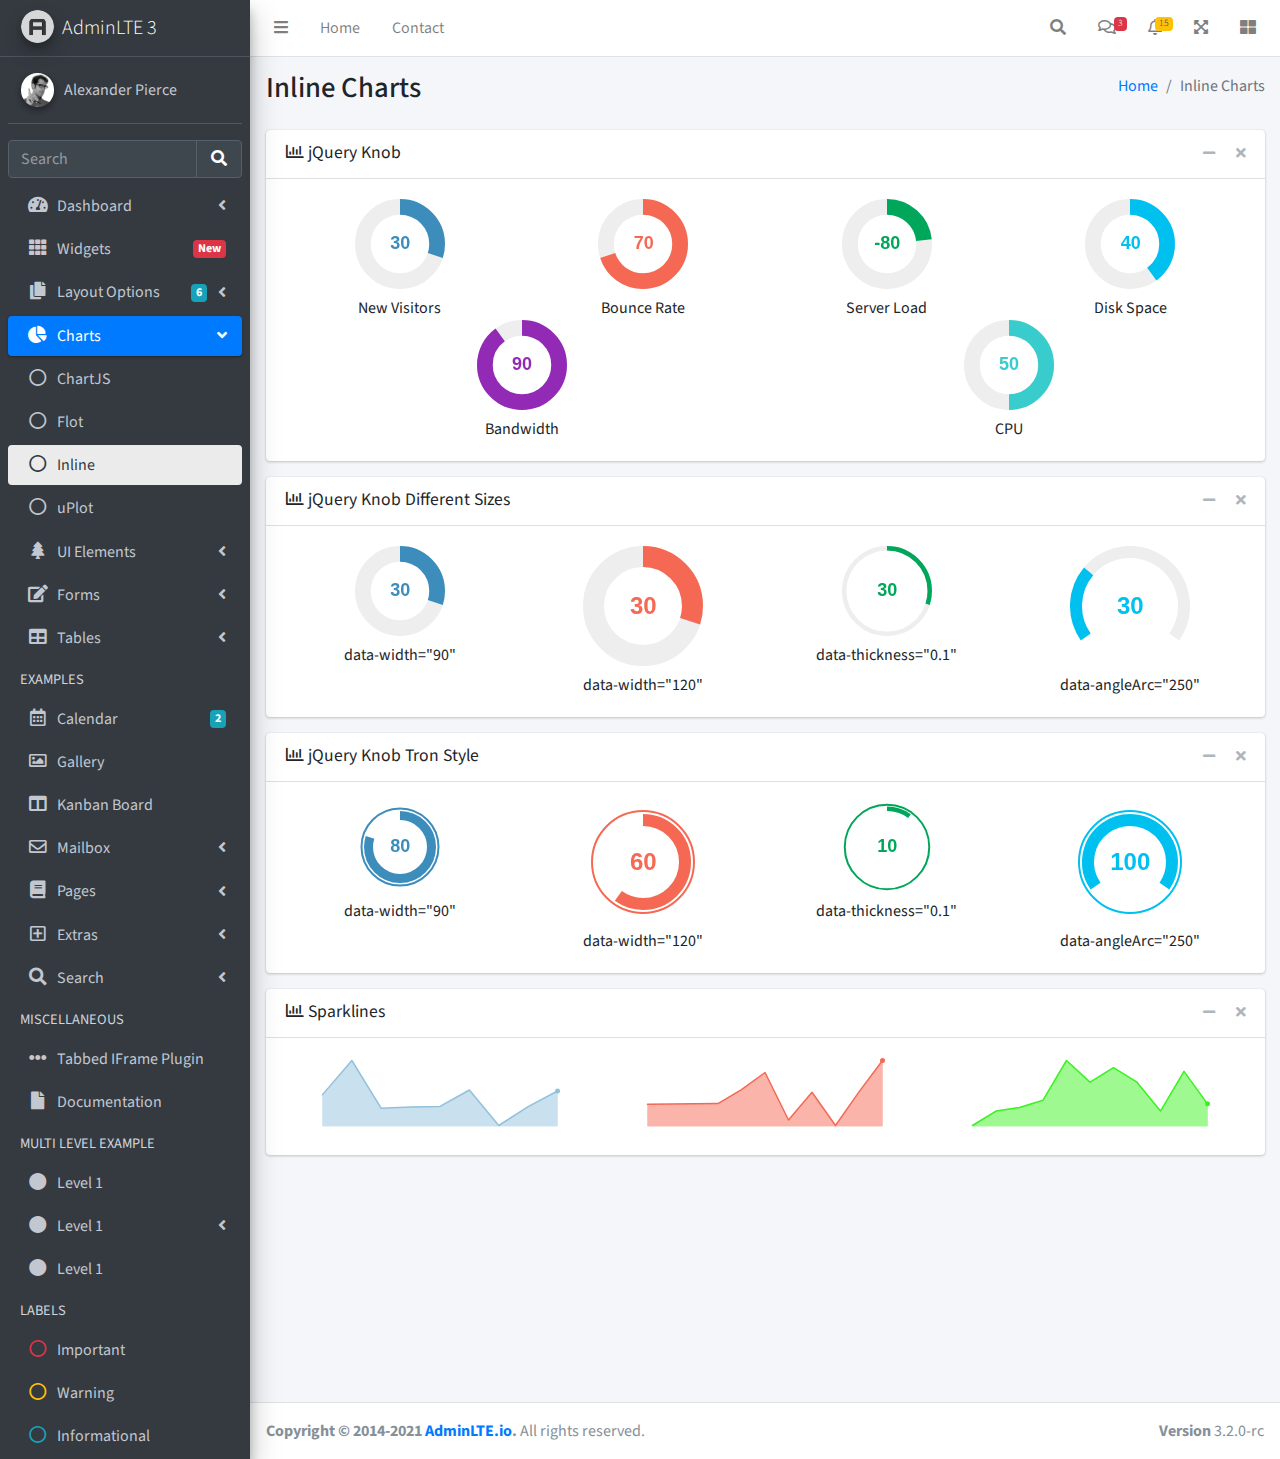
<file: pages/charts/inline.html>
<!DOCTYPE html>
<html lang="en">
<head>
  <meta charset="utf-8">
  <meta name="viewport" content="width=device-width, initial-scale=1">
  <title>AdminLTE 3 | Inline Charts</title>

  <!-- Google Font: Source Sans Pro -->
  <link rel="stylesheet" href="https://fonts.googleapis.com/css?family=Source+Sans+Pro:300,400,400i,700&display=fallback">
  <!-- Font Awesome -->
  <link rel="stylesheet" href="../../plugins/fontawesome-free/css/all.min.css">
  <!-- Theme style -->
  <link rel="stylesheet" href="../../dist/css/adminlte.min.css">
</head>
<body class="hold-transition sidebar-mini">
<div class="wrapper">
  <!-- Navbar -->
  <nav class="main-header navbar navbar-expand navbar-white navbar-light">
    <!-- Left navbar links -->
    <ul class="navbar-nav">
      <li class="nav-item">
        <a class="nav-link" data-widget="pushmenu" href="#" role="button"><i class="fas fa-bars"></i></a>
      </li>
      <li class="nav-item d-none d-sm-inline-block">
        <a href="../../index3.html" class="nav-link">Home</a>
      </li>
      <li class="nav-item d-none d-sm-inline-block">
        <a href="#" class="nav-link">Contact</a>
      </li>
    </ul>

    <!-- Right navbar links -->
    <ul class="navbar-nav ml-auto">
      <!-- Navbar Search -->
      <li class="nav-item">
        <a class="nav-link" data-widget="navbar-search" href="#" role="button">
          <i class="fas fa-search"></i>
        </a>
        <div class="navbar-search-block">
          <form class="form-inline">
            <div class="input-group input-group-sm">
              <input class="form-control form-control-navbar" type="search" placeholder="Search" aria-label="Search">
              <div class="input-group-append">
                <button class="btn btn-navbar" type="submit">
                  <i class="fas fa-search"></i>
                </button>
                <button class="btn btn-navbar" type="button" data-widget="navbar-search">
                  <i class="fas fa-times"></i>
                </button>
              </div>
            </div>
          </form>
        </div>
      </li>

      <!-- Messages Dropdown Menu -->
      <li class="nav-item dropdown">
        <a class="nav-link" data-toggle="dropdown" href="#">
          <i class="far fa-comments"></i>
          <span class="badge badge-danger navbar-badge">3</span>
        </a>
        <div class="dropdown-menu dropdown-menu-lg dropdown-menu-right">
          <a href="#" class="dropdown-item">
            <!-- Message Start -->
            <div class="media">
              <img src="../../dist/img/user1-128x128.jpg" alt="User Avatar" class="img-size-50 mr-3 img-circle">
              <div class="media-body">
                <h3 class="dropdown-item-title">
                  Brad Diesel
                  <span class="float-right text-sm text-danger"><i class="fas fa-star"></i></span>
                </h3>
                <p class="text-sm">Call me whenever you can...</p>
                <p class="text-sm text-muted"><i class="far fa-clock mr-1"></i> 4 Hours Ago</p>
              </div>
            </div>
            <!-- Message End -->
          </a>
          <div class="dropdown-divider"></div>
          <a href="#" class="dropdown-item">
            <!-- Message Start -->
            <div class="media">
              <img src="../../dist/img/user8-128x128.jpg" alt="User Avatar" class="img-size-50 img-circle mr-3">
              <div class="media-body">
                <h3 class="dropdown-item-title">
                  John Pierce
                  <span class="float-right text-sm text-muted"><i class="fas fa-star"></i></span>
                </h3>
                <p class="text-sm">I got your message bro</p>
                <p class="text-sm text-muted"><i class="far fa-clock mr-1"></i> 4 Hours Ago</p>
              </div>
            </div>
            <!-- Message End -->
          </a>
          <div class="dropdown-divider"></div>
          <a href="#" class="dropdown-item">
            <!-- Message Start -->
            <div class="media">
              <img src="../../dist/img/user3-128x128.jpg" alt="User Avatar" class="img-size-50 img-circle mr-3">
              <div class="media-body">
                <h3 class="dropdown-item-title">
                  Nora Silvester
                  <span class="float-right text-sm text-warning"><i class="fas fa-star"></i></span>
                </h3>
                <p class="text-sm">The subject goes here</p>
                <p class="text-sm text-muted"><i class="far fa-clock mr-1"></i> 4 Hours Ago</p>
              </div>
            </div>
            <!-- Message End -->
          </a>
          <div class="dropdown-divider"></div>
          <a href="#" class="dropdown-item dropdown-footer">See All Messages</a>
        </div>
      </li>
      <!-- Notifications Dropdown Menu -->
      <li class="nav-item dropdown">
        <a class="nav-link" data-toggle="dropdown" href="#">
          <i class="far fa-bell"></i>
          <span class="badge badge-warning navbar-badge">15</span>
        </a>
        <div class="dropdown-menu dropdown-menu-lg dropdown-menu-right">
          <span class="dropdown-item dropdown-header">15 Notifications</span>
          <div class="dropdown-divider"></div>
          <a href="#" class="dropdown-item">
            <i class="fas fa-envelope mr-2"></i> 4 new messages
            <span class="float-right text-muted text-sm">3 mins</span>
          </a>
          <div class="dropdown-divider"></div>
          <a href="#" class="dropdown-item">
            <i class="fas fa-users mr-2"></i> 8 friend requests
            <span class="float-right text-muted text-sm">12 hours</span>
          </a>
          <div class="dropdown-divider"></div>
          <a href="#" class="dropdown-item">
            <i class="fas fa-file mr-2"></i> 3 new reports
            <span class="float-right text-muted text-sm">2 days</span>
          </a>
          <div class="dropdown-divider"></div>
          <a href="#" class="dropdown-item dropdown-footer">See All Notifications</a>
        </div>
      </li>
      <li class="nav-item">
        <a class="nav-link" data-widget="fullscreen" href="#" role="button">
          <i class="fas fa-expand-arrows-alt"></i>
        </a>
      </li>
      <li class="nav-item">
        <a class="nav-link" data-widget="control-sidebar" data-slide="true" href="#" role="button">
          <i class="fas fa-th-large"></i>
        </a>
      </li>
    </ul>
  </nav>
  <!-- /.navbar -->

  <!-- Main Sidebar Container -->
  <aside class="main-sidebar sidebar-dark-primary elevation-4">
    <!-- Brand Logo -->
    <a href="../../index3.html" class="brand-link">
      <img src="../../dist/img/AdminLTELogo.png" alt="AdminLTE Logo" class="brand-image img-circle elevation-3" style="opacity: .8">
      <span class="brand-text font-weight-light">AdminLTE 3</span>
    </a>

    <!-- Sidebar -->
    <div class="sidebar">
      <!-- Sidebar user panel (optional) -->
      <div class="user-panel mt-3 pb-3 mb-3 d-flex">
        <div class="image">
          <img src="../../dist/img/user2-160x160.jpg" class="img-circle elevation-2" alt="User Image">
        </div>
        <div class="info">
          <a href="#" class="d-block">Alexander Pierce</a>
        </div>
      </div>

      <!-- SidebarSearch Form -->
      <div class="form-inline">
        <div class="input-group" data-widget="sidebar-search">
          <input class="form-control form-control-sidebar" type="search" placeholder="Search" aria-label="Search">
          <div class="input-group-append">
            <button class="btn btn-sidebar">
              <i class="fas fa-search fa-fw"></i>
            </button>
          </div>
        </div>
      </div>

      <!-- Sidebar Menu -->
      <nav class="mt-2">
        <ul class="nav nav-pills nav-sidebar flex-column" data-widget="treeview" role="menu" data-accordion="false">
          <!-- Add icons to the links using the .nav-icon class
               with font-awesome or any other icon font library -->
          <li class="nav-item">
            <a href="#" class="nav-link">
              <i class="nav-icon fas fa-tachometer-alt"></i>
              <p>
                Dashboard
                <i class="right fas fa-angle-left"></i>
              </p>
            </a>
            <ul class="nav nav-treeview">
              <li class="nav-item">
                <a href="../../index.html" class="nav-link">
                  <i class="far fa-circle nav-icon"></i>
                  <p>Dashboard v1</p>
                </a>
              </li>
              <li class="nav-item">
                <a href="../../index2.html" class="nav-link">
                  <i class="far fa-circle nav-icon"></i>
                  <p>Dashboard v2</p>
                </a>
              </li>
              <li class="nav-item">
                <a href="../../index3.html" class="nav-link">
                  <i class="far fa-circle nav-icon"></i>
                  <p>Dashboard v3</p>
                </a>
              </li>
            </ul>
          </li>
          <li class="nav-item">
            <a href="../widgets.html" class="nav-link">
              <i class="nav-icon fas fa-th"></i>
              <p>
                Widgets
                <span class="right badge badge-danger">New</span>
              </p>
            </a>
          </li>
          <li class="nav-item">
            <a href="#" class="nav-link">
              <i class="nav-icon fas fa-copy"></i>
              <p>
                Layout Options
                <i class="fas fa-angle-left right"></i>
                <span class="badge badge-info right">6</span>
              </p>
            </a>
            <ul class="nav nav-treeview">
              <li class="nav-item">
                <a href="../layout/top-nav.html" class="nav-link">
                  <i class="far fa-circle nav-icon"></i>
                  <p>Top Navigation</p>
                </a>
              </li>
              <li class="nav-item">
                <a href="../layout/top-nav-sidebar.html" class="nav-link">
                  <i class="far fa-circle nav-icon"></i>
                  <p>Top Navigation + Sidebar</p>
                </a>
              </li>
              <li class="nav-item">
                <a href="../layout/boxed.html" class="nav-link">
                  <i class="far fa-circle nav-icon"></i>
                  <p>Boxed</p>
                </a>
              </li>
              <li class="nav-item">
                <a href="../layout/fixed-sidebar.html" class="nav-link">
                  <i class="far fa-circle nav-icon"></i>
                  <p>Fixed Sidebar</p>
                </a>
              </li>
              <li class="nav-item">
                <a href="../layout/fixed-sidebar-custom.html" class="nav-link">
                  <i class="far fa-circle nav-icon"></i>
                  <p>Fixed Sidebar <small>+ Custom Area</small></p>
                </a>
              </li>
              <li class="nav-item">
                <a href="../layout/fixed-topnav.html" class="nav-link">
                  <i class="far fa-circle nav-icon"></i>
                  <p>Fixed Navbar</p>
                </a>
              </li>
              <li class="nav-item">
                <a href="../layout/fixed-footer.html" class="nav-link">
                  <i class="far fa-circle nav-icon"></i>
                  <p>Fixed Footer</p>
                </a>
              </li>
              <li class="nav-item">
                <a href="../layout/collapsed-sidebar.html" class="nav-link">
                  <i class="far fa-circle nav-icon"></i>
                  <p>Collapsed Sidebar</p>
                </a>
              </li>
            </ul>
          </li>
          <li class="nav-item menu-open">
            <a href="#" class="nav-link active">
              <i class="nav-icon fas fa-chart-pie"></i>
              <p>
                Charts
                <i class="right fas fa-angle-left"></i>
              </p>
            </a>
            <ul class="nav nav-treeview">
              <li class="nav-item">
                <a href="chartjs.html" class="nav-link">
                  <i class="far fa-circle nav-icon"></i>
                  <p>ChartJS</p>
                </a>
              </li>
              <li class="nav-item">
                <a href="flot.html" class="nav-link">
                  <i class="far fa-circle nav-icon"></i>
                  <p>Flot</p>
                </a>
              </li>
              <li class="nav-item">
                <a href="inline.html" class="nav-link active">
                  <i class="far fa-circle nav-icon"></i>
                  <p>Inline</p>
                </a>
              </li>
              <li class="nav-item">
                <a href="uplot.html" class="nav-link">
                  <i class="far fa-circle nav-icon"></i>
                  <p>uPlot</p>
                </a>
              </li>
            </ul>
          </li>
          <li class="nav-item">
            <a href="#" class="nav-link">
              <i class="nav-icon fas fa-tree"></i>
              <p>
                UI Elements
                <i class="fas fa-angle-left right"></i>
              </p>
            </a>
            <ul class="nav nav-treeview">
              <li class="nav-item">
                <a href="../UI/general.html" class="nav-link">
                  <i class="far fa-circle nav-icon"></i>
                  <p>General</p>
                </a>
              </li>
              <li class="nav-item">
                <a href="../UI/icons.html" class="nav-link">
                  <i class="far fa-circle nav-icon"></i>
                  <p>Icons</p>
                </a>
              </li>
              <li class="nav-item">
                <a href="../UI/buttons.html" class="nav-link">
                  <i class="far fa-circle nav-icon"></i>
                  <p>Buttons</p>
                </a>
              </li>
              <li class="nav-item">
                <a href="../UI/sliders.html" class="nav-link">
                  <i class="far fa-circle nav-icon"></i>
                  <p>Sliders</p>
                </a>
              </li>
              <li class="nav-item">
                <a href="../UI/modals.html" class="nav-link">
                  <i class="far fa-circle nav-icon"></i>
                  <p>Modals & Alerts</p>
                </a>
              </li>
              <li class="nav-item">
                <a href="../UI/navbar.html" class="nav-link">
                  <i class="far fa-circle nav-icon"></i>
                  <p>Navbar & Tabs</p>
                </a>
              </li>
              <li class="nav-item">
                <a href="../UI/timeline.html" class="nav-link">
                  <i class="far fa-circle nav-icon"></i>
                  <p>Timeline</p>
                </a>
              </li>
              <li class="nav-item">
                <a href="../UI/ribbons.html" class="nav-link">
                  <i class="far fa-circle nav-icon"></i>
                  <p>Ribbons</p>
                </a>
              </li>
            </ul>
          </li>
          <li class="nav-item">
            <a href="#" class="nav-link">
              <i class="nav-icon fas fa-edit"></i>
              <p>
                Forms
                <i class="fas fa-angle-left right"></i>
              </p>
            </a>
            <ul class="nav nav-treeview">
              <li class="nav-item">
                <a href="../forms/general.html" class="nav-link">
                  <i class="far fa-circle nav-icon"></i>
                  <p>General Elements</p>
                </a>
              </li>
              <li class="nav-item">
                <a href="../forms/advanced.html" class="nav-link">
                  <i class="far fa-circle nav-icon"></i>
                  <p>Advanced Elements</p>
                </a>
              </li>
              <li class="nav-item">
                <a href="../forms/editors.html" class="nav-link">
                  <i class="far fa-circle nav-icon"></i>
                  <p>Editors</p>
                </a>
              </li>
              <li class="nav-item">
                <a href="../forms/validation.html" class="nav-link">
                  <i class="far fa-circle nav-icon"></i>
                  <p>Validation</p>
                </a>
              </li>
            </ul>
          </li>
          <li class="nav-item">
            <a href="#" class="nav-link">
              <i class="nav-icon fas fa-table"></i>
              <p>
                Tables
                <i class="fas fa-angle-left right"></i>
              </p>
            </a>
            <ul class="nav nav-treeview">
              <li class="nav-item">
                <a href="../tables/simple.html" class="nav-link">
                  <i class="far fa-circle nav-icon"></i>
                  <p>Simple Tables</p>
                </a>
              </li>
              <li class="nav-item">
                <a href="../tables/data.html" class="nav-link">
                  <i class="far fa-circle nav-icon"></i>
                  <p>DataTables</p>
                </a>
              </li>
              <li class="nav-item">
                <a href="../tables/jsgrid.html" class="nav-link">
                  <i class="far fa-circle nav-icon"></i>
                  <p>jsGrid</p>
                </a>
              </li>
            </ul>
          </li>
          <li class="nav-header">EXAMPLES</li>
          <li class="nav-item">
            <a href="../calendar.html" class="nav-link">
              <i class="nav-icon far fa-calendar-alt"></i>
              <p>
                Calendar
                <span class="badge badge-info right">2</span>
              </p>
            </a>
          </li>
          <li class="nav-item">
            <a href="../gallery.html" class="nav-link">
              <i class="nav-icon far fa-image"></i>
              <p>
                Gallery
              </p>
            </a>
          </li>
          <li class="nav-item">
            <a href="../kanban.html" class="nav-link">
              <i class="nav-icon fas fa-columns"></i>
              <p>
                Kanban Board
              </p>
            </a>
          </li>
          <li class="nav-item">
            <a href="#" class="nav-link">
              <i class="nav-icon far fa-envelope"></i>
              <p>
                Mailbox
                <i class="fas fa-angle-left right"></i>
              </p>
            </a>
            <ul class="nav nav-treeview">
              <li class="nav-item">
                <a href="../mailbox/mailbox.html" class="nav-link">
                  <i class="far fa-circle nav-icon"></i>
                  <p>Inbox</p>
                </a>
              </li>
              <li class="nav-item">
                <a href="../mailbox/compose.html" class="nav-link">
                  <i class="far fa-circle nav-icon"></i>
                  <p>Compose</p>
                </a>
              </li>
              <li class="nav-item">
                <a href="../mailbox/read-mail.html" class="nav-link">
                  <i class="far fa-circle nav-icon"></i>
                  <p>Read</p>
                </a>
              </li>
            </ul>
          </li>
          <li class="nav-item">
            <a href="#" class="nav-link">
              <i class="nav-icon fas fa-book"></i>
              <p>
                Pages
                <i class="fas fa-angle-left right"></i>
              </p>
            </a>
            <ul class="nav nav-treeview">
              <li class="nav-item">
                <a href="../examples/invoice.html" class="nav-link">
                  <i class="far fa-circle nav-icon"></i>
                  <p>Invoice</p>
                </a>
              </li>
              <li class="nav-item">
                <a href="../examples/profile.html" class="nav-link">
                  <i class="far fa-circle nav-icon"></i>
                  <p>Profile</p>
                </a>
              </li>
              <li class="nav-item">
                <a href="../examples/e-commerce.html" class="nav-link">
                  <i class="far fa-circle nav-icon"></i>
                  <p>E-commerce</p>
                </a>
              </li>
              <li class="nav-item">
                <a href="../examples/projects.html" class="nav-link">
                  <i class="far fa-circle nav-icon"></i>
                  <p>Projects</p>
                </a>
              </li>
              <li class="nav-item">
                <a href="../examples/project-add.html" class="nav-link">
                  <i class="far fa-circle nav-icon"></i>
                  <p>Project Add</p>
                </a>
              </li>
              <li class="nav-item">
                <a href="../examples/project-edit.html" class="nav-link">
                  <i class="far fa-circle nav-icon"></i>
                  <p>Project Edit</p>
                </a>
              </li>
              <li class="nav-item">
                <a href="../examples/project-detail.html" class="nav-link">
                  <i class="far fa-circle nav-icon"></i>
                  <p>Project Detail</p>
                </a>
              </li>
              <li class="nav-item">
                <a href="../examples/contacts.html" class="nav-link">
                  <i class="far fa-circle nav-icon"></i>
                  <p>Contacts</p>
                </a>
              </li>
              <li class="nav-item">
                <a href="../examples/faq.html" class="nav-link">
                  <i class="far fa-circle nav-icon"></i>
                  <p>FAQ</p>
                </a>
              </li>
              <li class="nav-item">
                <a href="../examples/contact-us.html" class="nav-link">
                  <i class="far fa-circle nav-icon"></i>
                  <p>Contact us</p>
                </a>
              </li>
            </ul>
          </li>
          <li class="nav-item">
            <a href="#" class="nav-link">
              <i class="nav-icon far fa-plus-square"></i>
              <p>
                Extras
                <i class="fas fa-angle-left right"></i>
              </p>
            </a>
            <ul class="nav nav-treeview">
              <li class="nav-item">
                <a href="#" class="nav-link">
                  <i class="far fa-circle nav-icon"></i>
                  <p>
                    Login & Register v1
                    <i class="fas fa-angle-left right"></i>
                  </p>
                </a>
                <ul class="nav nav-treeview">
                  <li class="nav-item">
                    <a href="../examples/login.html" class="nav-link">
                      <i class="far fa-circle nav-icon"></i>
                      <p>Login v1</p>
                    </a>
                  </li>
                  <li class="nav-item">
                    <a href="../examples/register.html" class="nav-link">
                      <i class="far fa-circle nav-icon"></i>
                      <p>Register v1</p>
                    </a>
                  </li>
                  <li class="nav-item">
                    <a href="../examples/forgot-password.html" class="nav-link">
                      <i class="far fa-circle nav-icon"></i>
                      <p>Forgot Password v1</p>
                    </a>
                  </li>
                  <li class="nav-item">
                    <a href="../examples/recover-password.html" class="nav-link">
                      <i class="far fa-circle nav-icon"></i>
                      <p>Recover Password v1</p>
                    </a>
                  </li>
                </ul>
              </li>
              <li class="nav-item">
                <a href="#" class="nav-link">
                  <i class="far fa-circle nav-icon"></i>
                  <p>
                    Login & Register v2
                    <i class="fas fa-angle-left right"></i>
                  </p>
                </a>
                <ul class="nav nav-treeview">
                  <li class="nav-item">
                    <a href="../examples/login-v2.html" class="nav-link">
                      <i class="far fa-circle nav-icon"></i>
                      <p>Login v2</p>
                    </a>
                  </li>
                  <li class="nav-item">
                    <a href="../examples/register-v2.html" class="nav-link">
                      <i class="far fa-circle nav-icon"></i>
                      <p>Register v2</p>
                    </a>
                  </li>
                  <li class="nav-item">
                    <a href="../examples/forgot-password-v2.html" class="nav-link">
                      <i class="far fa-circle nav-icon"></i>
                      <p>Forgot Password v2</p>
                    </a>
                  </li>
                  <li class="nav-item">
                    <a href="../examples/recover-password-v2.html" class="nav-link">
                      <i class="far fa-circle nav-icon"></i>
                      <p>Recover Password v2</p>
                    </a>
                  </li>
                </ul>
              </li>
              <li class="nav-item">
                <a href="../examples/lockscreen.html" class="nav-link">
                  <i class="far fa-circle nav-icon"></i>
                  <p>Lockscreen</p>
                </a>
              </li>
              <li class="nav-item">
                <a href="../examples/legacy-user-menu.html" class="nav-link">
                  <i class="far fa-circle nav-icon"></i>
                  <p>Legacy User Menu</p>
                </a>
              </li>
              <li class="nav-item">
                <a href="../examples/language-menu.html" class="nav-link">
                  <i class="far fa-circle nav-icon"></i>
                  <p>Language Menu</p>
                </a>
              </li>
              <li class="nav-item">
                <a href="../examples/404.html" class="nav-link">
                  <i class="far fa-circle nav-icon"></i>
                  <p>Error 404</p>
                </a>
              </li>
              <li class="nav-item">
                <a href="../examples/500.html" class="nav-link">
                  <i class="far fa-circle nav-icon"></i>
                  <p>Error 500</p>
                </a>
              </li>
              <li class="nav-item">
                <a href="../examples/pace.html" class="nav-link">
                  <i class="far fa-circle nav-icon"></i>
                  <p>Pace</p>
                </a>
              </li>
              <li class="nav-item">
                <a href="../examples/blank.html" class="nav-link">
                  <i class="far fa-circle nav-icon"></i>
                  <p>Blank Page</p>
                </a>
              </li>
              <li class="nav-item">
                <a href="../../starter.html" class="nav-link">
                  <i class="far fa-circle nav-icon"></i>
                  <p>Starter Page</p>
                </a>
              </li>
            </ul>
          </li>
          <li class="nav-item">
            <a href="#" class="nav-link">
              <i class="nav-icon fas fa-search"></i>
              <p>
                Search
                <i class="fas fa-angle-left right"></i>
              </p>
            </a>
            <ul class="nav nav-treeview">
              <li class="nav-item">
                <a href="../search/simple.html" class="nav-link">
                  <i class="far fa-circle nav-icon"></i>
                  <p>Simple Search</p>
                </a>
              </li>
              <li class="nav-item">
                <a href="../search/enhanced.html" class="nav-link">
                  <i class="far fa-circle nav-icon"></i>
                  <p>Enhanced</p>
                </a>
              </li>
            </ul>
          </li>
          <li class="nav-header">MISCELLANEOUS</li>
          <li class="nav-item">
            <a href="../../iframe.html" class="nav-link">
              <i class="nav-icon fas fa-ellipsis-h"></i>
              <p>Tabbed IFrame Plugin</p>
            </a>
          </li>
          <li class="nav-item">
            <a href="https://adminlte.io/docs/3.1/" class="nav-link">
              <i class="nav-icon fas fa-file"></i>
              <p>Documentation</p>
            </a>
          </li>
          <li class="nav-header">MULTI LEVEL EXAMPLE</li>
          <li class="nav-item">
            <a href="#" class="nav-link">
              <i class="fas fa-circle nav-icon"></i>
              <p>Level 1</p>
            </a>
          </li>
          <li class="nav-item">
            <a href="#" class="nav-link">
              <i class="nav-icon fas fa-circle"></i>
              <p>
                Level 1
                <i class="right fas fa-angle-left"></i>
              </p>
            </a>
            <ul class="nav nav-treeview">
              <li class="nav-item">
                <a href="#" class="nav-link">
                  <i class="far fa-circle nav-icon"></i>
                  <p>Level 2</p>
                </a>
              </li>
              <li class="nav-item">
                <a href="#" class="nav-link">
                  <i class="far fa-circle nav-icon"></i>
                  <p>
                    Level 2
                    <i class="right fas fa-angle-left"></i>
                  </p>
                </a>
                <ul class="nav nav-treeview">
                  <li class="nav-item">
                    <a href="#" class="nav-link">
                      <i class="far fa-dot-circle nav-icon"></i>
                      <p>Level 3</p>
                    </a>
                  </li>
                  <li class="nav-item">
                    <a href="#" class="nav-link">
                      <i class="far fa-dot-circle nav-icon"></i>
                      <p>Level 3</p>
                    </a>
                  </li>
                  <li class="nav-item">
                    <a href="#" class="nav-link">
                      <i class="far fa-dot-circle nav-icon"></i>
                      <p>Level 3</p>
                    </a>
                  </li>
                </ul>
              </li>
              <li class="nav-item">
                <a href="#" class="nav-link">
                  <i class="far fa-circle nav-icon"></i>
                  <p>Level 2</p>
                </a>
              </li>
            </ul>
          </li>
          <li class="nav-item">
            <a href="#" class="nav-link">
              <i class="fas fa-circle nav-icon"></i>
              <p>Level 1</p>
            </a>
          </li>
          <li class="nav-header">LABELS</li>
          <li class="nav-item">
            <a href="#" class="nav-link">
              <i class="nav-icon far fa-circle text-danger"></i>
              <p class="text">Important</p>
            </a>
          </li>
          <li class="nav-item">
            <a href="#" class="nav-link">
              <i class="nav-icon far fa-circle text-warning"></i>
              <p>Warning</p>
            </a>
          </li>
          <li class="nav-item">
            <a href="#" class="nav-link">
              <i class="nav-icon far fa-circle text-info"></i>
              <p>Informational</p>
            </a>
          </li>
        </ul>
      </nav>
      <!-- /.sidebar-menu -->
    </div>
    <!-- /.sidebar -->
  </aside>

  <!-- Content Wrapper. Contains page content -->
  <div class="content-wrapper">
    <!-- Content Header (Page header) -->
    <section class="content-header">
      <div class="container-fluid">
        <div class="row mb-2">
          <div class="col-sm-6">
            <h1>Inline Charts</h1>
          </div>
          <div class="col-sm-6">
            <ol class="breadcrumb float-sm-right">
              <li class="breadcrumb-item"><a href="#">Home</a></li>
              <li class="breadcrumb-item active">Inline Charts</li>
            </ol>
          </div>
        </div>
      </div><!-- /.container-fluid -->
    </section>

    <!-- Main content -->
    <section class="content">
      <div class="container-fluid">
        <!-- row -->
        <div class="row">
          <div class="col-12">
            <!-- jQuery Knob -->
            <div class="card">
              <div class="card-header">
                <h3 class="card-title">
                  <i class="far fa-chart-bar"></i>
                  jQuery Knob
                </h3>

                <div class="card-tools">
                  <button type="button" class="btn btn-tool" data-card-widget="collapse">
                    <i class="fas fa-minus"></i>
                  </button>
                  <button type="button" class="btn btn-tool" data-card-widget="remove">
                    <i class="fas fa-times"></i>
                  </button>
                </div>
              </div>
              <!-- /.card-header -->
              <div class="card-body">
                <div class="row">
                  <div class="col-6 col-md-3 text-center">
                    <input type="text" class="knob" value="30" data-width="90" data-height="90" data-fgColor="#3c8dbc">

                    <div class="knob-label">New Visitors</div>
                  </div>
                  <!-- ./col -->
                  <div class="col-6 col-md-3 text-center">
                    <input type="text" class="knob" value="70" data-width="90" data-height="90" data-fgColor="#f56954">

                    <div class="knob-label">Bounce Rate</div>
                  </div>
                  <!-- ./col -->
                  <div class="col-6 col-md-3 text-center">
                    <input type="text" class="knob" value="-80" data-min="-150" data-max="150" data-width="90"
                           data-height="90" data-fgColor="#00a65a">

                    <div class="knob-label">Server Load</div>
                  </div>
                  <!-- ./col -->
                  <div class="col-6 col-md-3 text-center">
                    <input type="text" class="knob" value="40" data-width="90" data-height="90" data-fgColor="#00c0ef">

                    <div class="knob-label">Disk Space</div>
                  </div>
                  <!-- ./col -->
                </div>
                <!-- /.row -->

                <div class="row">
                  <div class="col-6 text-center">
                    <input type="text" class="knob" value="90" data-width="90" data-height="90" data-fgColor="#932ab6">

                    <div class="knob-label">Bandwidth</div>
                  </div>
                  <!-- ./col -->
                  <div class="col-6 text-center">
                    <input type="text" class="knob" value="50" data-width="90" data-height="90" data-fgColor="#39CCCC">

                    <div class="knob-label">CPU</div>
                  </div>
                  <!-- ./col -->
                </div>
                <!-- /.row -->
              </div>
              <!-- /.card-body -->
            </div>
            <!-- /.card -->
          </div>
          <!-- /.col -->
        </div>
        <!-- /.row -->

        <div class="row">
          <div class="col-12">
            <div class="card">
              <div class="card-header">
                <h3 class="card-title">
                  <i class="far fa-chart-bar"></i>
                  jQuery Knob Different Sizes
                </h3>

                <div class="card-tools">
                  <button type="button" class="btn btn-tool" data-card-widget="collapse">
                    <i class="fas fa-minus"></i>
                  </button>
                  <button type="button" class="btn btn-tool" data-card-widget="remove">
                    <i class="fas fa-times"></i>
                  </button>
                </div>
              </div>
              <!-- /.card-header -->
              <div class="card-body">
                <div class="row">
                  <div class="col-6 col-md-3 text-center">
                    <input type="text" class="knob" value="30" data-width="90" data-height="90" data-fgColor="#3c8dbc"
                           data-readonly="true">

                    <div class="knob-label">data-width="90"</div>
                  </div>
                  <!-- ./col -->
                  <div class="col-6 col-md-3 text-center">
                    <input type="text" class="knob" value="30" data-width="120" data-height="120"
                           data-fgColor="#f56954">

                    <div class="knob-label">data-width="120"</div>
                  </div>
                  <!-- ./col -->
                  <div class="col-6 col-md-3 text-center">
                    <input type="text" class="knob" value="30" data-thickness="0.1" data-width="90" data-height="90"
                           data-fgColor="#00a65a">

                    <div class="knob-label">data-thickness="0.1"</div>
                  </div>
                  <!-- ./col -->
                  <div class="col-6 col-md-3 text-center">
                    <input type="text" class="knob" data-thickness="0.2" data-angleArc="250" data-angleOffset="-125"
                           value="30" data-width="120" data-height="120" data-fgColor="#00c0ef">

                    <div class="knob-label">data-angleArc="250"</div>
                  </div>
                  <!-- ./col -->
                </div>
                <!-- /.row -->
              </div>
              <!-- /.card-body -->
            </div>
            <!-- /.card -->
          </div>
          <!-- /.col -->
        </div>
        <!-- /.row -->

        <div class="row">
          <div class="col-12">
            <div class="card">
              <div class="card-header">
                <h3 class="card-title">
                  <i class="far fa-chart-bar"></i>
                  jQuery Knob Tron Style
                </h3>

                <div class="card-tools">
                  <button type="button" class="btn btn-tool" data-card-widget="collapse">
                    <i class="fas fa-minus"></i>
                  </button>
                  <button type="button" class="btn btn-tool" data-card-widget="remove">
                    <i class="fas fa-times"></i>
                  </button>
                </div>
              </div>
              <!-- /.card-header -->
              <div class="card-body">
                <div class="row">
                  <div class="col-6 col-md-3 text-center">
                    <input type="text" class="knob" value="80" data-skin="tron" data-thickness="0.2" data-width="90"
                           data-height="90" data-fgColor="#3c8dbc" data-readonly="true">

                    <div class="knob-label">data-width="90"</div>
                  </div>
                  <!-- ./col -->
                  <div class="col-6 col-md-3 text-center">
                    <input type="text" class="knob" value="60" data-skin="tron" data-thickness="0.2" data-width="120"
                           data-height="120" data-fgColor="#f56954">

                    <div class="knob-label">data-width="120"</div>
                  </div>
                  <!-- ./col -->
                  <div class="col-6 col-md-3 text-center">
                    <input type="text" class="knob" value="10" data-skin="tron" data-thickness="0.1" data-width="90"
                           data-height="90" data-fgColor="#00a65a">

                    <div class="knob-label">data-thickness="0.1"</div>
                  </div>
                  <!-- ./col -->
                  <div class="col-6 col-md-3 text-center">
                    <input type="text" class="knob" value="100" data-skin="tron" data-thickness="0.2"
                           data-angleArc="250" data-angleOffset="-125" data-width="120" data-height="120"
                           data-fgColor="#00c0ef">

                    <div class="knob-label">data-angleArc="250"</div>
                  </div>
                  <!-- ./col -->
                </div>
                <!-- /.row -->
              </div>
              <!-- /.card-body -->
            </div>
            <!-- /.card -->
          </div>
          <!-- /.col -->
        </div>
        <!-- /.row -->

        <div class="row">
          <div class="col-12">
            <div class="card">
              <div class="card-header">
                <h3 class="card-title">
                  <i class="far fa-chart-bar"></i>
                  Sparklines
                </h3>

                <div class="card-tools">
                  <button type="button" class="btn btn-tool" data-card-widget="collapse">
                    <i class="fas fa-minus"></i>
                  </button>
                  <button type="button" class="btn btn-tool" data-card-widget="remove">
                    <i class="fas fa-times"></i>
                  </button>
                </div>
              </div>
              <!-- /.card-header -->
              <div class="card-body">
                <div class="row">
                  <div class="col-4 text-center">
                    <div id="sparkline-1"></div>
                  </div>
                  <!-- ./col -->
                  <div class="col-4 text-center">
                    <div id="sparkline-2"></div>
                  </div>
                  <!-- ./col -->
                  <div class="col-4 text-center">
                    <div id="sparkline-3"></div>
                  </div>
                  <!-- ./col -->
                </div>
                <!-- /.row -->
              </div>
              <!-- /.card-body -->
            </div>
            <!-- /.card -->
          </div>
          <!-- /.col -->
        </div>
        <!-- /.row -->

      </div><!-- /.container-fluid -->
    </section>
    <!-- /.content -->
  </div>
  <!-- /.content-wrapper -->
  <footer class="main-footer">
    <div class="float-right d-none d-sm-block">
      <b>Version</b> 3.2.0-rc
    </div>
    <strong>Copyright &copy; 2014-2021 <a href="https://adminlte.io">AdminLTE.io</a>.</strong> All rights reserved.
  </footer>

  <!-- Control Sidebar -->
  <aside class="control-sidebar control-sidebar-dark">
    <!-- Control sidebar content goes here -->
  </aside>
  <!-- /.control-sidebar -->
</div>
<!-- ./wrapper -->

<!-- jQuery -->
<script src="../../plugins/jquery/jquery.min.js"></script>
<!-- Bootstrap 4 -->
<script src="../../plugins/bootstrap/js/bootstrap.bundle.min.js"></script>
<!-- AdminLTE App -->
<script src="../../dist/js/adminlte.min.js"></script>
<!-- jQuery Knob -->
<script src="../../plugins/jquery-knob/jquery.knob.min.js"></script>
<!-- Sparkline -->
<script src="../../plugins/sparklines/sparkline.js"></script>
<!-- AdminLTE for demo purposes -->
<script src="../../dist/js/demo.js"></script>
<!-- Page specific script -->
<script>
  $(function () {
    /* jQueryKnob */

    $('.knob').knob({
      /*change : function (value) {
       //console.log("change : " + value);
       },
       release : function (value) {
       console.log("release : " + value);
       },
       cancel : function () {
       console.log("cancel : " + this.value);
       },*/
      draw: function () {

        // "tron" case
        if (this.$.data('skin') == 'tron') {

          var a   = this.angle(this.cv)  // Angle
            ,
              sa  = this.startAngle          // Previous start angle
            ,
              sat = this.startAngle         // Start angle
            ,
              ea                            // Previous end angle
            ,
              eat = sat + a                 // End angle
            ,
              r   = true

          this.g.lineWidth = this.lineWidth

          this.o.cursor
          && (sat = eat - 0.3)
          && (eat = eat + 0.3)

          if (this.o.displayPrevious) {
            ea = this.startAngle + this.angle(this.value)
            this.o.cursor
            && (sa = ea - 0.3)
            && (ea = ea + 0.3)
            this.g.beginPath()
            this.g.strokeStyle = this.previousColor
            this.g.arc(this.xy, this.xy, this.radius - this.lineWidth, sa, ea, false)
            this.g.stroke()
          }

          this.g.beginPath()
          this.g.strokeStyle = r ? this.o.fgColor : this.fgColor
          this.g.arc(this.xy, this.xy, this.radius - this.lineWidth, sat, eat, false)
          this.g.stroke()

          this.g.lineWidth = 2
          this.g.beginPath()
          this.g.strokeStyle = this.o.fgColor
          this.g.arc(this.xy, this.xy, this.radius - this.lineWidth + 1 + this.lineWidth * 2 / 3, 0, 2 * Math.PI, false)
          this.g.stroke()

          return false
        }
      }
    })
    /* END JQUERY KNOB */

    //INITIALIZE SPARKLINE CHARTS
    var sparkline1 = new Sparkline($('#sparkline-1')[0], { width: 240, height: 70, lineColor: '#92c1dc', endColor: '#92c1dc' })
    var sparkline2 = new Sparkline($('#sparkline-2')[0], { width: 240, height: 70, lineColor: '#f56954', endColor: '#f56954' })
    var sparkline3 = new Sparkline($('#sparkline-3')[0], { width: 240, height: 70, lineColor: '#3af221', endColor: '#3af221' })

    sparkline1.draw([1000, 1200, 920, 927, 931, 1027, 819, 930, 1021])
    sparkline2.draw([515, 519, 520, 522, 652, 810, 370, 627, 319, 630, 921])
    sparkline3.draw([15, 19, 20, 22, 33, 27, 31, 27, 19, 30, 21])

  })

</script>
</body>
</html>
</file>
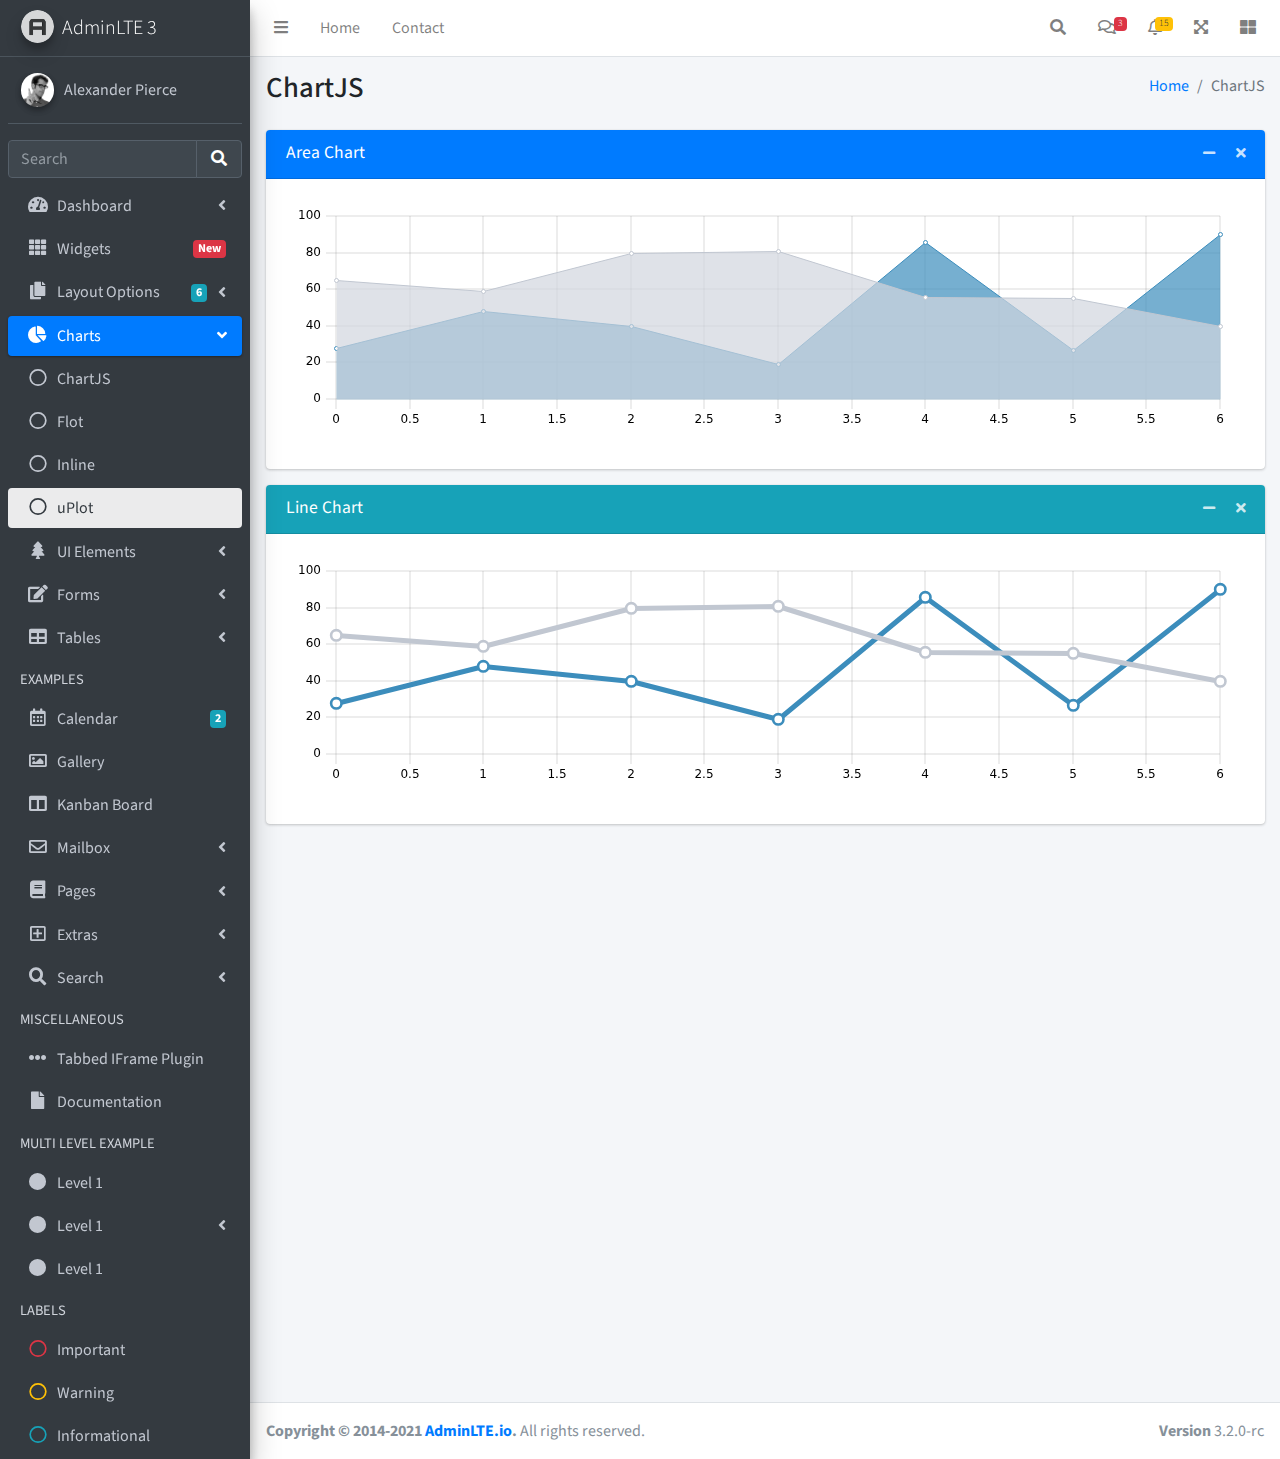
<file: pages/charts/uplot.html>
<!DOCTYPE html>
<html lang="en">
<head>
  <meta charset="utf-8">
  <meta name="viewport" content="width=device-width, initial-scale=1">
  <title>AdminLTE 3 | uPlot</title>

  <!-- Google Font: Source Sans Pro -->
  <link rel="stylesheet" href="https://fonts.googleapis.com/css?family=Source+Sans+Pro:300,400,400i,700&display=fallback">
  <!-- Font Awesome -->
  <link rel="stylesheet" href="../../plugins/fontawesome-free/css/all.min.css">
  <!-- uPlot -->
  <link rel="stylesheet" href="../../plugins/uplot/uPlot.min.css">
  <!-- Theme style -->
  <link rel="stylesheet" href="../../dist/css/adminlte.min.css">
</head>
<body class="hold-transition sidebar-mini">
<div class="wrapper">
  <!-- Navbar -->
  <nav class="main-header navbar navbar-expand navbar-white navbar-light">
    <!-- Left navbar links -->
    <ul class="navbar-nav">
      <li class="nav-item">
        <a class="nav-link" data-widget="pushmenu" href="#" role="button"><i class="fas fa-bars"></i></a>
      </li>
      <li class="nav-item d-none d-sm-inline-block">
        <a href="../../index3.html" class="nav-link">Home</a>
      </li>
      <li class="nav-item d-none d-sm-inline-block">
        <a href="#" class="nav-link">Contact</a>
      </li>
    </ul>

    <!-- Right navbar links -->
    <ul class="navbar-nav ml-auto">
      <!-- Navbar Search -->
      <li class="nav-item">
        <a class="nav-link" data-widget="navbar-search" href="#" role="button">
          <i class="fas fa-search"></i>
        </a>
        <div class="navbar-search-block">
          <form class="form-inline">
            <div class="input-group input-group-sm">
              <input class="form-control form-control-navbar" type="search" placeholder="Search" aria-label="Search">
              <div class="input-group-append">
                <button class="btn btn-navbar" type="submit">
                  <i class="fas fa-search"></i>
                </button>
                <button class="btn btn-navbar" type="button" data-widget="navbar-search">
                  <i class="fas fa-times"></i>
                </button>
              </div>
            </div>
          </form>
        </div>
      </li>

      <!-- Messages Dropdown Menu -->
      <li class="nav-item dropdown">
        <a class="nav-link" data-toggle="dropdown" href="#">
          <i class="far fa-comments"></i>
          <span class="badge badge-danger navbar-badge">3</span>
        </a>
        <div class="dropdown-menu dropdown-menu-lg dropdown-menu-right">
          <a href="#" class="dropdown-item">
            <!-- Message Start -->
            <div class="media">
              <img src="../../dist/img/user1-128x128.jpg" alt="User Avatar" class="img-size-50 mr-3 img-circle">
              <div class="media-body">
                <h3 class="dropdown-item-title">
                  Brad Diesel
                  <span class="float-right text-sm text-danger"><i class="fas fa-star"></i></span>
                </h3>
                <p class="text-sm">Call me whenever you can...</p>
                <p class="text-sm text-muted"><i class="far fa-clock mr-1"></i> 4 Hours Ago</p>
              </div>
            </div>
            <!-- Message End -->
          </a>
          <div class="dropdown-divider"></div>
          <a href="#" class="dropdown-item">
            <!-- Message Start -->
            <div class="media">
              <img src="../../dist/img/user8-128x128.jpg" alt="User Avatar" class="img-size-50 img-circle mr-3">
              <div class="media-body">
                <h3 class="dropdown-item-title">
                  John Pierce
                  <span class="float-right text-sm text-muted"><i class="fas fa-star"></i></span>
                </h3>
                <p class="text-sm">I got your message bro</p>
                <p class="text-sm text-muted"><i class="far fa-clock mr-1"></i> 4 Hours Ago</p>
              </div>
            </div>
            <!-- Message End -->
          </a>
          <div class="dropdown-divider"></div>
          <a href="#" class="dropdown-item">
            <!-- Message Start -->
            <div class="media">
              <img src="../../dist/img/user3-128x128.jpg" alt="User Avatar" class="img-size-50 img-circle mr-3">
              <div class="media-body">
                <h3 class="dropdown-item-title">
                  Nora Silvester
                  <span class="float-right text-sm text-warning"><i class="fas fa-star"></i></span>
                </h3>
                <p class="text-sm">The subject goes here</p>
                <p class="text-sm text-muted"><i class="far fa-clock mr-1"></i> 4 Hours Ago</p>
              </div>
            </div>
            <!-- Message End -->
          </a>
          <div class="dropdown-divider"></div>
          <a href="#" class="dropdown-item dropdown-footer">See All Messages</a>
        </div>
      </li>
      <!-- Notifications Dropdown Menu -->
      <li class="nav-item dropdown">
        <a class="nav-link" data-toggle="dropdown" href="#">
          <i class="far fa-bell"></i>
          <span class="badge badge-warning navbar-badge">15</span>
        </a>
        <div class="dropdown-menu dropdown-menu-lg dropdown-menu-right">
          <span class="dropdown-item dropdown-header">15 Notifications</span>
          <div class="dropdown-divider"></div>
          <a href="#" class="dropdown-item">
            <i class="fas fa-envelope mr-2"></i> 4 new messages
            <span class="float-right text-muted text-sm">3 mins</span>
          </a>
          <div class="dropdown-divider"></div>
          <a href="#" class="dropdown-item">
            <i class="fas fa-users mr-2"></i> 8 friend requests
            <span class="float-right text-muted text-sm">12 hours</span>
          </a>
          <div class="dropdown-divider"></div>
          <a href="#" class="dropdown-item">
            <i class="fas fa-file mr-2"></i> 3 new reports
            <span class="float-right text-muted text-sm">2 days</span>
          </a>
          <div class="dropdown-divider"></div>
          <a href="#" class="dropdown-item dropdown-footer">See All Notifications</a>
        </div>
      </li>
      <li class="nav-item">
        <a class="nav-link" data-widget="fullscreen" href="#" role="button">
          <i class="fas fa-expand-arrows-alt"></i>
        </a>
      </li>
      <li class="nav-item">
        <a class="nav-link" data-widget="control-sidebar" data-slide="true" href="#" role="button">
          <i class="fas fa-th-large"></i>
        </a>
      </li>
    </ul>
  </nav>
  <!-- /.navbar -->

  <!-- Main Sidebar Container -->
  <aside class="main-sidebar sidebar-dark-primary elevation-4">
    <!-- Brand Logo -->
    <a href="../../index3.html" class="brand-link">
      <img src="../../dist/img/AdminLTELogo.png"
           alt="AdminLTE Logo" class="brand-image img-circle elevation-3" style="opacity: .8">
      <span class="brand-text font-weight-light">AdminLTE 3</span>
    </a>

    <!-- Sidebar -->
    <div class="sidebar">
      <!-- Sidebar user panel (optional) -->
      <div class="user-panel mt-3 pb-3 mb-3 d-flex">
        <div class="image">
          <img src="../../dist/img/user2-160x160.jpg" class="img-circle elevation-2" alt="User Image">
        </div>
        <div class="info">
          <a href="#" class="d-block">Alexander Pierce</a>
        </div>
      </div>

      <!-- SidebarSearch Form -->
      <div class="form-inline">
        <div class="input-group" data-widget="sidebar-search">
          <input class="form-control form-control-sidebar" type="search" placeholder="Search" aria-label="Search">
          <div class="input-group-append">
            <button class="btn btn-sidebar">
              <i class="fas fa-search fa-fw"></i>
            </button>
          </div>
        </div>
      </div>

      <!-- Sidebar Menu -->
      <nav class="mt-2">
        <ul class="nav nav-pills nav-sidebar flex-column" data-widget="treeview" role="menu" data-accordion="false">
          <!-- Add icons to the links using the .nav-icon class
               with font-awesome or any other icon font library -->
          <li class="nav-item">
            <a href="#" class="nav-link">
              <i class="nav-icon fas fa-tachometer-alt"></i>
              <p>
                Dashboard
                <i class="right fas fa-angle-left"></i>
              </p>
            </a>
            <ul class="nav nav-treeview">
              <li class="nav-item">
                <a href="../../index.html" class="nav-link">
                  <i class="far fa-circle nav-icon"></i>
                  <p>Dashboard v1</p>
                </a>
              </li>
              <li class="nav-item">
                <a href="../../index2.html" class="nav-link">
                  <i class="far fa-circle nav-icon"></i>
                  <p>Dashboard v2</p>
                </a>
              </li>
              <li class="nav-item">
                <a href="../../index3.html" class="nav-link">
                  <i class="far fa-circle nav-icon"></i>
                  <p>Dashboard v3</p>
                </a>
              </li>
            </ul>
          </li>
          <li class="nav-item">
            <a href="../widgets.html" class="nav-link">
              <i class="nav-icon fas fa-th"></i>
              <p>
                Widgets
                <span class="right badge badge-danger">New</span>
              </p>
            </a>
          </li>
          <li class="nav-item">
            <a href="#" class="nav-link">
              <i class="nav-icon fas fa-copy"></i>
              <p>
                Layout Options
                <i class="fas fa-angle-left right"></i>
                <span class="badge badge-info right">6</span>
              </p>
            </a>
            <ul class="nav nav-treeview">
              <li class="nav-item">
                <a href="../layout/top-nav.html" class="nav-link">
                  <i class="far fa-circle nav-icon"></i>
                  <p>Top Navigation</p>
                </a>
              </li>
              <li class="nav-item">
                <a href="../layout/top-nav-sidebar.html" class="nav-link">
                  <i class="far fa-circle nav-icon"></i>
                  <p>Top Navigation + Sidebar</p>
                </a>
              </li>
              <li class="nav-item">
                <a href="../layout/boxed.html" class="nav-link">
                  <i class="far fa-circle nav-icon"></i>
                  <p>Boxed</p>
                </a>
              </li>
              <li class="nav-item">
                <a href="../layout/fixed-sidebar.html" class="nav-link">
                  <i class="far fa-circle nav-icon"></i>
                  <p>Fixed Sidebar</p>
                </a>
              </li>
              <li class="nav-item">
                <a href="../layout/fixed-sidebar-custom.html" class="nav-link">
                  <i class="far fa-circle nav-icon"></i>
                  <p>Fixed Sidebar <small>+ Custom Area</small></p>
                </a>
              </li>
              <li class="nav-item">
                <a href="../layout/fixed-topnav.html" class="nav-link">
                  <i class="far fa-circle nav-icon"></i>
                  <p>Fixed Navbar</p>
                </a>
              </li>
              <li class="nav-item">
                <a href="../layout/fixed-footer.html" class="nav-link">
                  <i class="far fa-circle nav-icon"></i>
                  <p>Fixed Footer</p>
                </a>
              </li>
              <li class="nav-item">
                <a href="../layout/collapsed-sidebar.html" class="nav-link">
                  <i class="far fa-circle nav-icon"></i>
                  <p>Collapsed Sidebar</p>
                </a>
              </li>
            </ul>
          </li>
          <li class="nav-item menu-open">
            <a href="#" class="nav-link active">
              <i class="nav-icon fas fa-chart-pie"></i>
              <p>
                Charts
                <i class="right fas fa-angle-left"></i>
              </p>
            </a>
            <ul class="nav nav-treeview">
              <li class="nav-item">
                <a href="chartjs.html" class="nav-link">
                  <i class="far fa-circle nav-icon"></i>
                  <p>ChartJS</p>
                </a>
              </li>
              <li class="nav-item">
                <a href="flot.html" class="nav-link">
                  <i class="far fa-circle nav-icon"></i>
                  <p>Flot</p>
                </a>
              </li>
              <li class="nav-item">
                <a href="inline.html" class="nav-link">
                  <i class="far fa-circle nav-icon"></i>
                  <p>Inline</p>
                </a>
              </li>
              <li class="nav-item">
                <a href="chartjs.html" class="nav-link active">
                  <i class="far fa-circle nav-icon"></i>
                  <p>uPlot</p>
                </a>
              </li>
            </ul>
          </li>
          <li class="nav-item">
            <a href="#" class="nav-link">
              <i class="nav-icon fas fa-tree"></i>
              <p>
                UI Elements
                <i class="fas fa-angle-left right"></i>
              </p>
            </a>
            <ul class="nav nav-treeview">
              <li class="nav-item">
                <a href="../UI/general.html" class="nav-link">
                  <i class="far fa-circle nav-icon"></i>
                  <p>General</p>
                </a>
              </li>
              <li class="nav-item">
                <a href="../UI/icons.html" class="nav-link">
                  <i class="far fa-circle nav-icon"></i>
                  <p>Icons</p>
                </a>
              </li>
              <li class="nav-item">
                <a href="../UI/buttons.html" class="nav-link">
                  <i class="far fa-circle nav-icon"></i>
                  <p>Buttons</p>
                </a>
              </li>
              <li class="nav-item">
                <a href="../UI/sliders.html" class="nav-link">
                  <i class="far fa-circle nav-icon"></i>
                  <p>Sliders</p>
                </a>
              </li>
              <li class="nav-item">
                <a href="../UI/modals.html" class="nav-link">
                  <i class="far fa-circle nav-icon"></i>
                  <p>Modals & Alerts</p>
                </a>
              </li>
              <li class="nav-item">
                <a href="../UI/navbar.html" class="nav-link">
                  <i class="far fa-circle nav-icon"></i>
                  <p>Navbar & Tabs</p>
                </a>
              </li>
              <li class="nav-item">
                <a href="../UI/timeline.html" class="nav-link">
                  <i class="far fa-circle nav-icon"></i>
                  <p>Timeline</p>
                </a>
              </li>
              <li class="nav-item">
                <a href="../UI/ribbons.html" class="nav-link">
                  <i class="far fa-circle nav-icon"></i>
                  <p>Ribbons</p>
                </a>
              </li>
            </ul>
          </li>
          <li class="nav-item">
            <a href="#" class="nav-link">
              <i class="nav-icon fas fa-edit"></i>
              <p>
                Forms
                <i class="fas fa-angle-left right"></i>
              </p>
            </a>
            <ul class="nav nav-treeview">
              <li class="nav-item">
                <a href="../forms/general.html" class="nav-link">
                  <i class="far fa-circle nav-icon"></i>
                  <p>General Elements</p>
                </a>
              </li>
              <li class="nav-item">
                <a href="../forms/advanced.html" class="nav-link">
                  <i class="far fa-circle nav-icon"></i>
                  <p>Advanced Elements</p>
                </a>
              </li>
              <li class="nav-item">
                <a href="../forms/editors.html" class="nav-link">
                  <i class="far fa-circle nav-icon"></i>
                  <p>Editors</p>
                </a>
              </li>
              <li class="nav-item">
                <a href="../forms/validation.html" class="nav-link">
                  <i class="far fa-circle nav-icon"></i>
                  <p>Validation</p>
                </a>
              </li>
            </ul>
          </li>
          <li class="nav-item">
            <a href="#" class="nav-link">
              <i class="nav-icon fas fa-table"></i>
              <p>
                Tables
                <i class="fas fa-angle-left right"></i>
              </p>
            </a>
            <ul class="nav nav-treeview">
              <li class="nav-item">
                <a href="../tables/simple.html" class="nav-link">
                  <i class="far fa-circle nav-icon"></i>
                  <p>Simple Tables</p>
                </a>
              </li>
              <li class="nav-item">
                <a href="../tables/data.html" class="nav-link">
                  <i class="far fa-circle nav-icon"></i>
                  <p>DataTables</p>
                </a>
              </li>
              <li class="nav-item">
                <a href="../tables/jsgrid.html" class="nav-link">
                  <i class="far fa-circle nav-icon"></i>
                  <p>jsGrid</p>
                </a>
              </li>
            </ul>
          </li>
          <li class="nav-header">EXAMPLES</li>
          <li class="nav-item">
            <a href="../calendar.html" class="nav-link">
              <i class="nav-icon far fa-calendar-alt"></i>
              <p>
                Calendar
                <span class="badge badge-info right">2</span>
              </p>
            </a>
          </li>
          <li class="nav-item">
            <a href="../gallery.html" class="nav-link">
              <i class="nav-icon far fa-image"></i>
              <p>
                Gallery
              </p>
            </a>
          </li>
          <li class="nav-item">
            <a href="../kanban.html" class="nav-link">
              <i class="nav-icon fas fa-columns"></i>
              <p>
                Kanban Board
              </p>
            </a>
          </li>
          <li class="nav-item">
            <a href="#" class="nav-link">
              <i class="nav-icon far fa-envelope"></i>
              <p>
                Mailbox
                <i class="fas fa-angle-left right"></i>
              </p>
            </a>
            <ul class="nav nav-treeview">
              <li class="nav-item">
                <a href="../mailbox/mailbox.html" class="nav-link">
                  <i class="far fa-circle nav-icon"></i>
                  <p>Inbox</p>
                </a>
              </li>
              <li class="nav-item">
                <a href="../mailbox/compose.html" class="nav-link">
                  <i class="far fa-circle nav-icon"></i>
                  <p>Compose</p>
                </a>
              </li>
              <li class="nav-item">
                <a href="../mailbox/read-mail.html" class="nav-link">
                  <i class="far fa-circle nav-icon"></i>
                  <p>Read</p>
                </a>
              </li>
            </ul>
          </li>
          <li class="nav-item">
            <a href="#" class="nav-link">
              <i class="nav-icon fas fa-book"></i>
              <p>
                Pages
                <i class="fas fa-angle-left right"></i>
              </p>
            </a>
            <ul class="nav nav-treeview">
              <li class="nav-item">
                <a href="../examples/invoice.html" class="nav-link">
                  <i class="far fa-circle nav-icon"></i>
                  <p>Invoice</p>
                </a>
              </li>
              <li class="nav-item">
                <a href="../examples/profile.html" class="nav-link">
                  <i class="far fa-circle nav-icon"></i>
                  <p>Profile</p>
                </a>
              </li>
              <li class="nav-item">
                <a href="../examples/e-commerce.html" class="nav-link">
                  <i class="far fa-circle nav-icon"></i>
                  <p>E-commerce</p>
                </a>
              </li>
              <li class="nav-item">
                <a href="../examples/projects.html" class="nav-link">
                  <i class="far fa-circle nav-icon"></i>
                  <p>Projects</p>
                </a>
              </li>
              <li class="nav-item">
                <a href="../examples/project-add.html" class="nav-link">
                  <i class="far fa-circle nav-icon"></i>
                  <p>Project Add</p>
                </a>
              </li>
              <li class="nav-item">
                <a href="../examples/project-edit.html" class="nav-link">
                  <i class="far fa-circle nav-icon"></i>
                  <p>Project Edit</p>
                </a>
              </li>
              <li class="nav-item">
                <a href="../examples/project-detail.html" class="nav-link">
                  <i class="far fa-circle nav-icon"></i>
                  <p>Project Detail</p>
                </a>
              </li>
              <li class="nav-item">
                <a href="../examples/contacts.html" class="nav-link">
                  <i class="far fa-circle nav-icon"></i>
                  <p>Contacts</p>
                </a>
              </li>
              <li class="nav-item">
                <a href="../examples/faq.html" class="nav-link">
                  <i class="far fa-circle nav-icon"></i>
                  <p>FAQ</p>
                </a>
              </li>
              <li class="nav-item">
                <a href="../examples/contact-us.html" class="nav-link">
                  <i class="far fa-circle nav-icon"></i>
                  <p>Contact us</p>
                </a>
              </li>
            </ul>
          </li>
          <li class="nav-item">
            <a href="#" class="nav-link">
              <i class="nav-icon far fa-plus-square"></i>
              <p>
                Extras
                <i class="fas fa-angle-left right"></i>
              </p>
            </a>
            <ul class="nav nav-treeview">
              <li class="nav-item">
                <a href="#" class="nav-link">
                  <i class="far fa-circle nav-icon"></i>
                  <p>
                    Login & Register v1
                    <i class="fas fa-angle-left right"></i>
                  </p>
                </a>
                <ul class="nav nav-treeview">
                  <li class="nav-item">
                    <a href="../examples/login.html" class="nav-link">
                      <i class="far fa-circle nav-icon"></i>
                      <p>Login v1</p>
                    </a>
                  </li>
                  <li class="nav-item">
                    <a href="../examples/register.html" class="nav-link">
                      <i class="far fa-circle nav-icon"></i>
                      <p>Register v1</p>
                    </a>
                  </li>
                  <li class="nav-item">
                    <a href="../examples/forgot-password.html" class="nav-link">
                      <i class="far fa-circle nav-icon"></i>
                      <p>Forgot Password v1</p>
                    </a>
                  </li>
                  <li class="nav-item">
                    <a href="../examples/recover-password.html" class="nav-link">
                      <i class="far fa-circle nav-icon"></i>
                      <p>Recover Password v1</p>
                    </a>
                  </li>
                </ul>
              </li>
              <li class="nav-item">
                <a href="#" class="nav-link">
                  <i class="far fa-circle nav-icon"></i>
                  <p>
                    Login & Register v2
                    <i class="fas fa-angle-left right"></i>
                  </p>
                </a>
                <ul class="nav nav-treeview">
                  <li class="nav-item">
                    <a href="../examples/login-v2.html" class="nav-link">
                      <i class="far fa-circle nav-icon"></i>
                      <p>Login v2</p>
                    </a>
                  </li>
                  <li class="nav-item">
                    <a href="../examples/register-v2.html" class="nav-link">
                      <i class="far fa-circle nav-icon"></i>
                      <p>Register v2</p>
                    </a>
                  </li>
                  <li class="nav-item">
                    <a href="../examples/forgot-password-v2.html" class="nav-link">
                      <i class="far fa-circle nav-icon"></i>
                      <p>Forgot Password v2</p>
                    </a>
                  </li>
                  <li class="nav-item">
                    <a href="../examples/recover-password-v2.html" class="nav-link">
                      <i class="far fa-circle nav-icon"></i>
                      <p>Recover Password v2</p>
                    </a>
                  </li>
                </ul>
              </li>
              <li class="nav-item">
                <a href="../examples/lockscreen.html" class="nav-link">
                  <i class="far fa-circle nav-icon"></i>
                  <p>Lockscreen</p>
                </a>
              </li>
              <li class="nav-item">
                <a href="../examples/legacy-user-menu.html" class="nav-link">
                  <i class="far fa-circle nav-icon"></i>
                  <p>Legacy User Menu</p>
                </a>
              </li>
              <li class="nav-item">
                <a href="../examples/language-menu.html" class="nav-link">
                  <i class="far fa-circle nav-icon"></i>
                  <p>Language Menu</p>
                </a>
              </li>
              <li class="nav-item">
                <a href="../examples/404.html" class="nav-link">
                  <i class="far fa-circle nav-icon"></i>
                  <p>Error 404</p>
                </a>
              </li>
              <li class="nav-item">
                <a href="../examples/500.html" class="nav-link">
                  <i class="far fa-circle nav-icon"></i>
                  <p>Error 500</p>
                </a>
              </li>
              <li class="nav-item">
                <a href="../examples/pace.html" class="nav-link">
                  <i class="far fa-circle nav-icon"></i>
                  <p>Pace</p>
                </a>
              </li>
              <li class="nav-item">
                <a href="../examples/blank.html" class="nav-link">
                  <i class="far fa-circle nav-icon"></i>
                  <p>Blank Page</p>
                </a>
              </li>
              <li class="nav-item">
                <a href="../../starter.html" class="nav-link">
                  <i class="far fa-circle nav-icon"></i>
                  <p>Starter Page</p>
                </a>
              </li>
            </ul>
          </li>
          <li class="nav-item">
            <a href="#" class="nav-link">
              <i class="nav-icon fas fa-search"></i>
              <p>
                Search
                <i class="fas fa-angle-left right"></i>
              </p>
            </a>
            <ul class="nav nav-treeview">
              <li class="nav-item">
                <a href="../search/simple.html" class="nav-link">
                  <i class="far fa-circle nav-icon"></i>
                  <p>Simple Search</p>
                </a>
              </li>
              <li class="nav-item">
                <a href="../search/enhanced.html" class="nav-link">
                  <i class="far fa-circle nav-icon"></i>
                  <p>Enhanced</p>
                </a>
              </li>
            </ul>
          </li>
          <li class="nav-header">MISCELLANEOUS</li>
          <li class="nav-item">
            <a href="../../iframe.html" class="nav-link">
              <i class="nav-icon fas fa-ellipsis-h"></i>
              <p>Tabbed IFrame Plugin</p>
            </a>
          </li>
          <li class="nav-item">
            <a href="https://adminlte.io/docs/3.1/" class="nav-link">
              <i class="nav-icon fas fa-file"></i>
              <p>Documentation</p>
            </a>
          </li>
          <li class="nav-header">MULTI LEVEL EXAMPLE</li>
          <li class="nav-item">
            <a href="#" class="nav-link">
              <i class="fas fa-circle nav-icon"></i>
              <p>Level 1</p>
            </a>
          </li>
          <li class="nav-item">
            <a href="#" class="nav-link">
              <i class="nav-icon fas fa-circle"></i>
              <p>
                Level 1
                <i class="right fas fa-angle-left"></i>
              </p>
            </a>
            <ul class="nav nav-treeview">
              <li class="nav-item">
                <a href="#" class="nav-link">
                  <i class="far fa-circle nav-icon"></i>
                  <p>Level 2</p>
                </a>
              </li>
              <li class="nav-item">
                <a href="#" class="nav-link">
                  <i class="far fa-circle nav-icon"></i>
                  <p>
                    Level 2
                    <i class="right fas fa-angle-left"></i>
                  </p>
                </a>
                <ul class="nav nav-treeview">
                  <li class="nav-item">
                    <a href="#" class="nav-link">
                      <i class="far fa-dot-circle nav-icon"></i>
                      <p>Level 3</p>
                    </a>
                  </li>
                  <li class="nav-item">
                    <a href="#" class="nav-link">
                      <i class="far fa-dot-circle nav-icon"></i>
                      <p>Level 3</p>
                    </a>
                  </li>
                  <li class="nav-item">
                    <a href="#" class="nav-link">
                      <i class="far fa-dot-circle nav-icon"></i>
                      <p>Level 3</p>
                    </a>
                  </li>
                </ul>
              </li>
              <li class="nav-item">
                <a href="#" class="nav-link">
                  <i class="far fa-circle nav-icon"></i>
                  <p>Level 2</p>
                </a>
              </li>
            </ul>
          </li>
          <li class="nav-item">
            <a href="#" class="nav-link">
              <i class="fas fa-circle nav-icon"></i>
              <p>Level 1</p>
            </a>
          </li>
          <li class="nav-header">LABELS</li>
          <li class="nav-item">
            <a href="#" class="nav-link">
              <i class="nav-icon far fa-circle text-danger"></i>
              <p class="text">Important</p>
            </a>
          </li>
          <li class="nav-item">
            <a href="#" class="nav-link">
              <i class="nav-icon far fa-circle text-warning"></i>
              <p>Warning</p>
            </a>
          </li>
          <li class="nav-item">
            <a href="#" class="nav-link">
              <i class="nav-icon far fa-circle text-info"></i>
              <p>Informational</p>
            </a>
          </li>
        </ul>
      </nav>
      <!-- /.sidebar-menu -->
    </div>
    <!-- /.sidebar -->
  </aside>

  <!-- Content Wrapper. Contains page content -->
  <div class="content-wrapper">
    <!-- Content Header (Page header) -->
    <section class="content-header">
      <div class="container-fluid">
        <div class="row mb-2">
          <div class="col-sm-6">
            <h1>ChartJS</h1>
          </div>
          <div class="col-sm-6">
            <ol class="breadcrumb float-sm-right">
              <li class="breadcrumb-item"><a href="#">Home</a></li>
              <li class="breadcrumb-item active">ChartJS</li>
            </ol>
          </div>
        </div>
      </div><!-- /.container-fluid -->
    </section>

    <!-- Main content -->
    <section class="content">
      <div class="container-fluid">
        <!-- AREA CHART -->
        <div class="card card-primary">
          <div class="card-header">
            <h3 class="card-title">Area Chart</h3>

            <div class="card-tools">
              <button type="button" class="btn btn-tool" data-card-widget="collapse">
                <i class="fas fa-minus"></i>
              </button>
              <button type="button" class="btn btn-tool" data-card-widget="remove">
                <i class="fas fa-times"></i>
              </button>
            </div>
          </div>
          <div class="card-body">
            <div class="chart">
              <div id="areaChart" style="min-height: 250px; height: 250px; max-height: 250px; max-width: 100%;"></div>
            </div>
          </div>
          <!-- /.card-body -->
        </div>
        <!-- /.card -->

        <!-- LINE CHART -->
        <div class="card card-info">
          <div class="card-header">
            <h3 class="card-title">Line Chart</h3>

            <div class="card-tools">
              <button type="button" class="btn btn-tool" data-card-widget="collapse">
                <i class="fas fa-minus"></i>
              </button>
              <button type="button" class="btn btn-tool" data-card-widget="remove">
                <i class="fas fa-times"></i>
              </button>
            </div>
          </div>
          <div class="card-body">
            <div class="chart">
              <div id="lineChart" style="min-height: 250px; height: 250px; max-height: 250px; max-width: 100%;"></div>
            </div>
          </div>
          <!-- /.card-body -->
        </div>
        <!-- /.card -->
      </div><!-- /.container-fluid -->
    </section>
    <!-- /.content -->
  </div>
  <!-- /.content-wrapper -->
  <footer class="main-footer">
    <div class="float-right d-none d-sm-block">
      <b>Version</b> 3.2.0-rc
    </div>
    <strong>Copyright &copy; 2014-2021 <a href="https://adminlte.io">AdminLTE.io</a>.</strong> All rights reserved.
  </footer>

  <!-- Control Sidebar -->
  <aside class="control-sidebar control-sidebar-dark">
    <!-- Add Content Here -->
  </aside>
  <!-- /.control-sidebar -->
</div>
<!-- ./wrapper -->

<!-- jQuery -->
<script src="../../plugins/jquery/jquery.min.js"></script>
<!-- Bootstrap 4 -->
<script src="../../plugins/bootstrap/js/bootstrap.bundle.min.js"></script>
<!-- uPlot -->
<script src="../../plugins/uplot/uPlot.iife.min.js"></script>
<!-- AdminLTE App -->
<script src="../../dist/js/adminlte.min.js"></script>
<!-- AdminLTE for demo purposes -->
<script src="../../dist/js/demo.js"></script>
<!-- Page specific script -->
<script>
  $(function () {
    /* uPlot
     * -------
     * Here we will create a few charts using uPlot
     */

    function getSize(elementId) {
      return {
        width: document.getElementById(elementId).offsetWidth,
        height: document.getElementById(elementId).offsetHeight,
      }
    }

    let data = [
      [0, 1, 2, 3, 4, 5, 6],
      [28, 48, 40, 19, 86, 27, 90],
      [65, 59, 80, 81, 56, 55, 40]
    ];

    //--------------
    //- AREA CHART -
    //--------------

    const optsAreaChart = {
      ... getSize('areaChart'),
      scales: {
        x: {
          time: false,
        },
        y: {
          range: [0, 100],
        },
      },
      series: [
        {},
        {
          fill: 'rgba(60,141,188,0.7)',
          stroke: 'rgba(60,141,188,1)',
        },
        {
          stroke: '#c1c7d1',
          fill: 'rgba(210, 214, 222, .7)',
        },
      ],
    };

    let areaChart = new uPlot(optsAreaChart, data, document.getElementById('areaChart'));

    const optsLineChart = {
      ... getSize('lineChart'),
      scales: {
        x: {
          time: false,
        },
        y: {
          range: [0, 100],
        },
      },
      series: [
        {},
        {
          fill: 'transparent',
          width: 5,
          stroke: 'rgba(60,141,188,1)',
        },
        {
          stroke: '#c1c7d1',
          width: 5,
          fill: 'transparent',
        },
      ],
    };

    let lineChart = new uPlot(optsLineChart, data, document.getElementById('lineChart'));

    window.addEventListener("resize", e => {
      areaChart.setSize(getSize('areaChart'));
      lineChart.setSize(getSize('lineChart'));
    });
  })
</script>
</body>
</html>
</file>
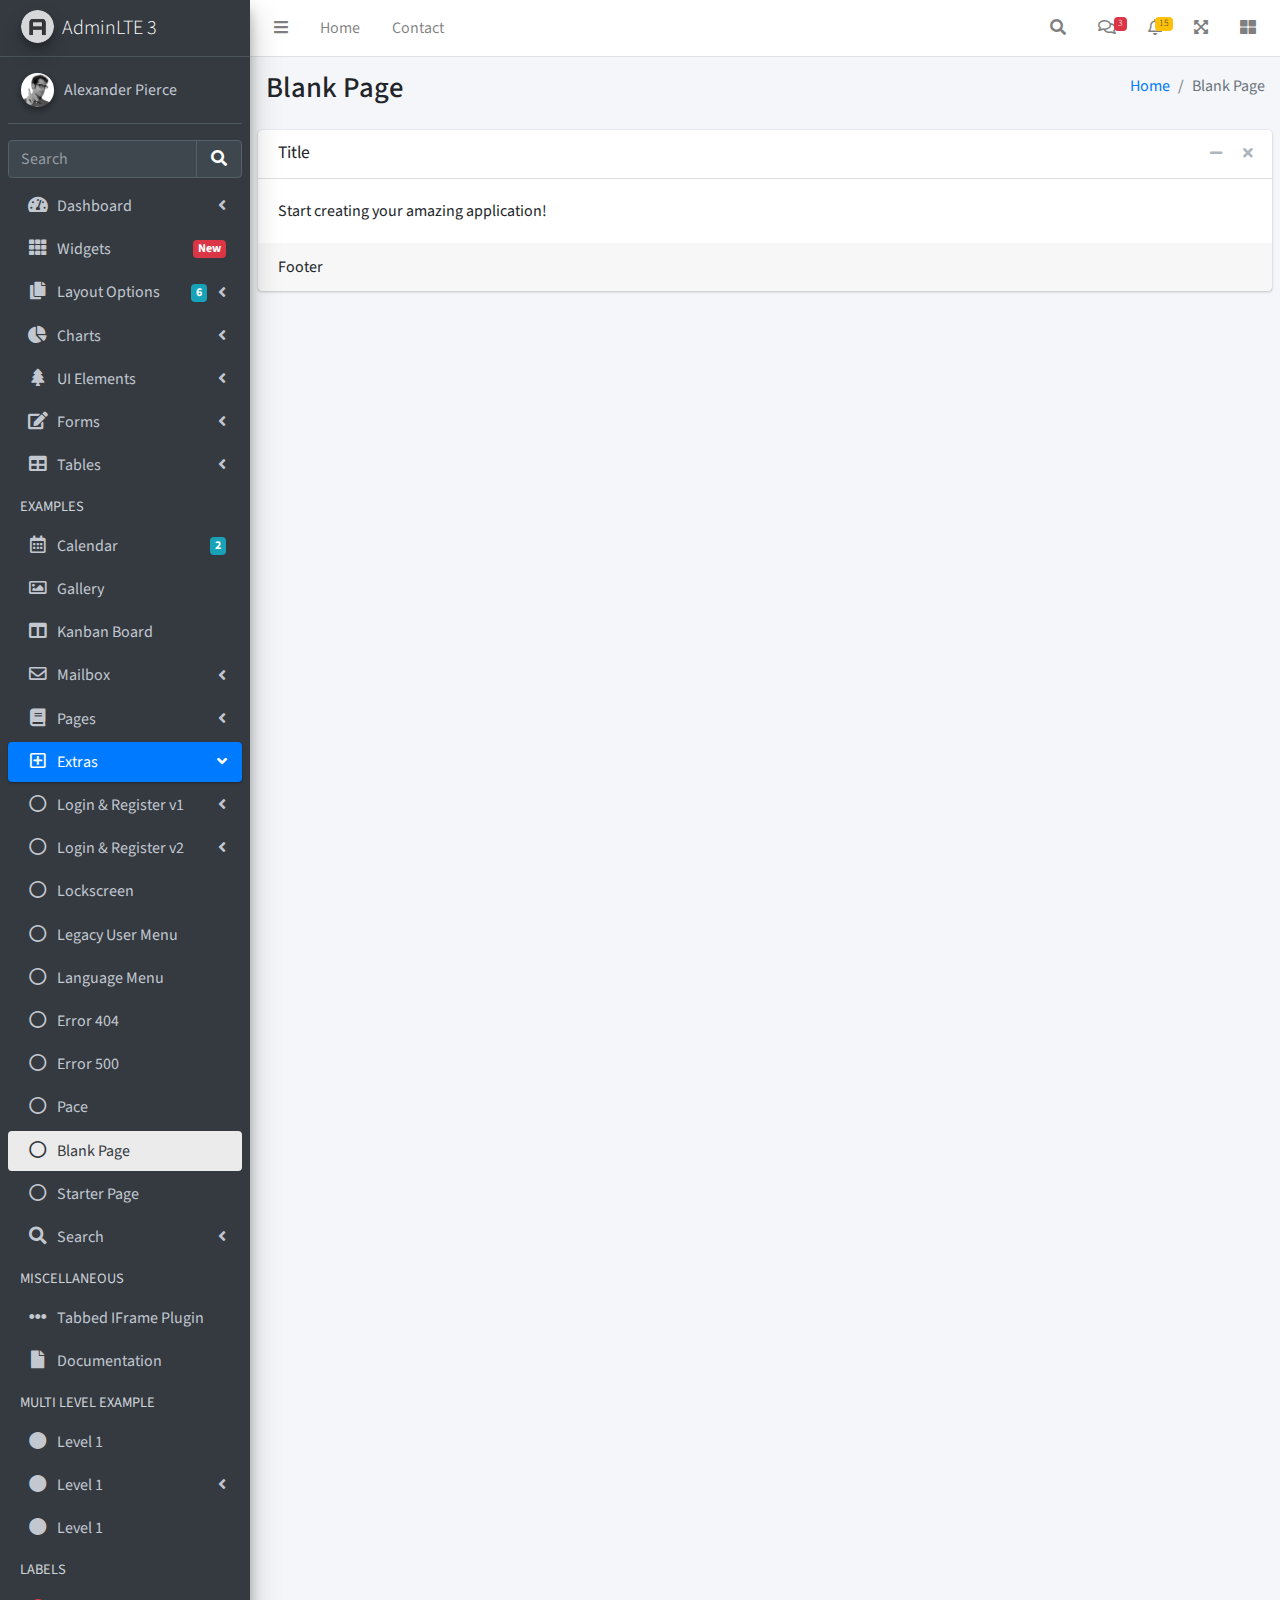
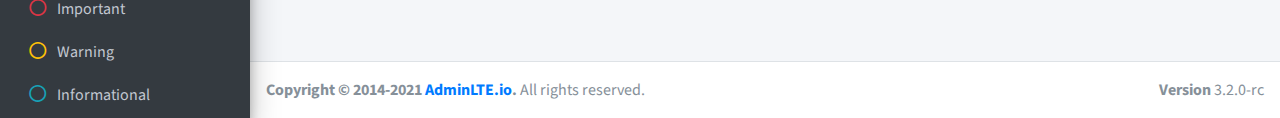
<file: pages/examples/blank.html>
<!DOCTYPE html>
<html lang="en">
<head>
  <meta charset="utf-8">
  <meta name="viewport" content="width=device-width, initial-scale=1">
  <title>AdminLTE 3 | Blank Page</title>

  <!-- Google Font: Source Sans Pro -->
  <link rel="stylesheet" href="https://fonts.googleapis.com/css?family=Source+Sans+Pro:300,400,400i,700&display=fallback">
  <!-- Font Awesome -->
  <link rel="stylesheet" href="../../plugins/fontawesome-free/css/all.min.css">
  <!-- Theme style -->
  <link rel="stylesheet" href="../../dist/css/adminlte.min.css">
</head>
<body class="hold-transition sidebar-mini">
<!-- Site wrapper -->
<div class="wrapper">
  <!-- Navbar -->
  <nav class="main-header navbar navbar-expand navbar-white navbar-light">
    <!-- Left navbar links -->
    <ul class="navbar-nav">
      <li class="nav-item">
        <a class="nav-link" data-widget="pushmenu" href="#" role="button"><i class="fas fa-bars"></i></a>
      </li>
      <li class="nav-item d-none d-sm-inline-block">
        <a href="../../index3.html" class="nav-link">Home</a>
      </li>
      <li class="nav-item d-none d-sm-inline-block">
        <a href="#" class="nav-link">Contact</a>
      </li>
    </ul>

    <!-- Right navbar links -->
    <ul class="navbar-nav ml-auto">
      <!-- Navbar Search -->
      <li class="nav-item">
        <a class="nav-link" data-widget="navbar-search" href="#" role="button">
          <i class="fas fa-search"></i>
        </a>
        <div class="navbar-search-block">
          <form class="form-inline">
            <div class="input-group input-group-sm">
              <input class="form-control form-control-navbar" type="search" placeholder="Search" aria-label="Search">
              <div class="input-group-append">
                <button class="btn btn-navbar" type="submit">
                  <i class="fas fa-search"></i>
                </button>
                <button class="btn btn-navbar" type="button" data-widget="navbar-search">
                  <i class="fas fa-times"></i>
                </button>
              </div>
            </div>
          </form>
        </div>
      </li>

      <!-- Messages Dropdown Menu -->
      <li class="nav-item dropdown">
        <a class="nav-link" data-toggle="dropdown" href="#">
          <i class="far fa-comments"></i>
          <span class="badge badge-danger navbar-badge">3</span>
        </a>
        <div class="dropdown-menu dropdown-menu-lg dropdown-menu-right">
          <a href="#" class="dropdown-item">
            <!-- Message Start -->
            <div class="media">
              <img src="../../dist/img/user1-128x128.jpg" alt="User Avatar" class="img-size-50 mr-3 img-circle">
              <div class="media-body">
                <h3 class="dropdown-item-title">
                  Brad Diesel
                  <span class="float-right text-sm text-danger"><i class="fas fa-star"></i></span>
                </h3>
                <p class="text-sm">Call me whenever you can...</p>
                <p class="text-sm text-muted"><i class="far fa-clock mr-1"></i> 4 Hours Ago</p>
              </div>
            </div>
            <!-- Message End -->
          </a>
          <div class="dropdown-divider"></div>
          <a href="#" class="dropdown-item">
            <!-- Message Start -->
            <div class="media">
              <img src="../../dist/img/user8-128x128.jpg" alt="User Avatar" class="img-size-50 img-circle mr-3">
              <div class="media-body">
                <h3 class="dropdown-item-title">
                  John Pierce
                  <span class="float-right text-sm text-muted"><i class="fas fa-star"></i></span>
                </h3>
                <p class="text-sm">I got your message bro</p>
                <p class="text-sm text-muted"><i class="far fa-clock mr-1"></i> 4 Hours Ago</p>
              </div>
            </div>
            <!-- Message End -->
          </a>
          <div class="dropdown-divider"></div>
          <a href="#" class="dropdown-item">
            <!-- Message Start -->
            <div class="media">
              <img src="../../dist/img/user3-128x128.jpg" alt="User Avatar" class="img-size-50 img-circle mr-3">
              <div class="media-body">
                <h3 class="dropdown-item-title">
                  Nora Silvester
                  <span class="float-right text-sm text-warning"><i class="fas fa-star"></i></span>
                </h3>
                <p class="text-sm">The subject goes here</p>
                <p class="text-sm text-muted"><i class="far fa-clock mr-1"></i> 4 Hours Ago</p>
              </div>
            </div>
            <!-- Message End -->
          </a>
          <div class="dropdown-divider"></div>
          <a href="#" class="dropdown-item dropdown-footer">See All Messages</a>
        </div>
      </li>
      <!-- Notifications Dropdown Menu -->
      <li class="nav-item dropdown">
        <a class="nav-link" data-toggle="dropdown" href="#">
          <i class="far fa-bell"></i>
          <span class="badge badge-warning navbar-badge">15</span>
        </a>
        <div class="dropdown-menu dropdown-menu-lg dropdown-menu-right">
          <span class="dropdown-item dropdown-header">15 Notifications</span>
          <div class="dropdown-divider"></div>
          <a href="#" class="dropdown-item">
            <i class="fas fa-envelope mr-2"></i> 4 new messages
            <span class="float-right text-muted text-sm">3 mins</span>
          </a>
          <div class="dropdown-divider"></div>
          <a href="#" class="dropdown-item">
            <i class="fas fa-users mr-2"></i> 8 friend requests
            <span class="float-right text-muted text-sm">12 hours</span>
          </a>
          <div class="dropdown-divider"></div>
          <a href="#" class="dropdown-item">
            <i class="fas fa-file mr-2"></i> 3 new reports
            <span class="float-right text-muted text-sm">2 days</span>
          </a>
          <div class="dropdown-divider"></div>
          <a href="#" class="dropdown-item dropdown-footer">See All Notifications</a>
        </div>
      </li>
      <li class="nav-item">
        <a class="nav-link" data-widget="fullscreen" href="#" role="button">
          <i class="fas fa-expand-arrows-alt"></i>
        </a>
      </li>
      <li class="nav-item">
        <a class="nav-link" data-widget="control-sidebar" data-slide="true" href="#" role="button">
          <i class="fas fa-th-large"></i>
        </a>
      </li>
    </ul>
  </nav>
  <!-- /.navbar -->

  <!-- Main Sidebar Container -->
  <aside class="main-sidebar sidebar-dark-primary elevation-4">
    <!-- Brand Logo -->
    <a href="../../index3.html" class="brand-link">
      <img src="../../dist/img/AdminLTELogo.png" alt="AdminLTE Logo" class="brand-image img-circle elevation-3" style="opacity: .8">
      <span class="brand-text font-weight-light">AdminLTE 3</span>
    </a>

    <!-- Sidebar -->
    <div class="sidebar">
      <!-- Sidebar user (optional) -->
      <div class="user-panel mt-3 pb-3 mb-3 d-flex">
        <div class="image">
          <img src="../../dist/img/user2-160x160.jpg" class="img-circle elevation-2" alt="User Image">
        </div>
        <div class="info">
          <a href="#" class="d-block">Alexander Pierce</a>
        </div>
      </div>

      <!-- SidebarSearch Form -->
      <div class="form-inline">
        <div class="input-group" data-widget="sidebar-search">
          <input class="form-control form-control-sidebar" type="search" placeholder="Search" aria-label="Search">
          <div class="input-group-append">
            <button class="btn btn-sidebar">
              <i class="fas fa-search fa-fw"></i>
            </button>
          </div>
        </div>
      </div>

      <!-- Sidebar Menu -->
      <nav class="mt-2">
        <ul class="nav nav-pills nav-sidebar flex-column" data-widget="treeview" role="menu" data-accordion="false">
          <!-- Add icons to the links using the .nav-icon class
               with font-awesome or any other icon font library -->
          <li class="nav-item">
            <a href="#" class="nav-link">
              <i class="nav-icon fas fa-tachometer-alt"></i>
              <p>
                Dashboard
                <i class="right fas fa-angle-left"></i>
              </p>
            </a>
            <ul class="nav nav-treeview">
              <li class="nav-item">
                <a href="../../index.html" class="nav-link">
                  <i class="far fa-circle nav-icon"></i>
                  <p>Dashboard v1</p>
                </a>
              </li>
              <li class="nav-item">
                <a href="../../index2.html" class="nav-link">
                  <i class="far fa-circle nav-icon"></i>
                  <p>Dashboard v2</p>
                </a>
              </li>
              <li class="nav-item">
                <a href="../../index3.html" class="nav-link">
                  <i class="far fa-circle nav-icon"></i>
                  <p>Dashboard v3</p>
                </a>
              </li>
            </ul>
          </li>
          <li class="nav-item">
            <a href="../widgets.html" class="nav-link">
              <i class="nav-icon fas fa-th"></i>
              <p>
                Widgets
                <span class="right badge badge-danger">New</span>
              </p>
            </a>
          </li>
          <li class="nav-item">
            <a href="#" class="nav-link">
              <i class="nav-icon fas fa-copy"></i>
              <p>
                Layout Options
                <i class="fas fa-angle-left right"></i>
                <span class="badge badge-info right">6</span>
              </p>
            </a>
            <ul class="nav nav-treeview">
              <li class="nav-item">
                <a href="../layout/top-nav.html" class="nav-link">
                  <i class="far fa-circle nav-icon"></i>
                  <p>Top Navigation</p>
                </a>
              </li>
              <li class="nav-item">
                <a href="../layout/top-nav-sidebar.html" class="nav-link">
                  <i class="far fa-circle nav-icon"></i>
                  <p>Top Navigation + Sidebar</p>
                </a>
              </li>
              <li class="nav-item">
                <a href="../layout/boxed.html" class="nav-link">
                  <i class="far fa-circle nav-icon"></i>
                  <p>Boxed</p>
                </a>
              </li>
              <li class="nav-item">
                <a href="../layout/fixed-sidebar.html" class="nav-link">
                  <i class="far fa-circle nav-icon"></i>
                  <p>Fixed Sidebar</p>
                </a>
              </li>
              <li class="nav-item">
                <a href="../layout/fixed-sidebar-custom.html" class="nav-link">
                  <i class="far fa-circle nav-icon"></i>
                  <p>Fixed Sidebar <small>+ Custom Area</small></p>
                </a>
              </li>
              <li class="nav-item">
                <a href="../layout/fixed-topnav.html" class="nav-link">
                  <i class="far fa-circle nav-icon"></i>
                  <p>Fixed Navbar</p>
                </a>
              </li>
              <li class="nav-item">
                <a href="../layout/fixed-footer.html" class="nav-link">
                  <i class="far fa-circle nav-icon"></i>
                  <p>Fixed Footer</p>
                </a>
              </li>
              <li class="nav-item">
                <a href="../layout/collapsed-sidebar.html" class="nav-link">
                  <i class="far fa-circle nav-icon"></i>
                  <p>Collapsed Sidebar</p>
                </a>
              </li>
            </ul>
          </li>
          <li class="nav-item">
            <a href="#" class="nav-link">
              <i class="nav-icon fas fa-chart-pie"></i>
              <p>
                Charts
                <i class="right fas fa-angle-left"></i>
              </p>
            </a>
            <ul class="nav nav-treeview">
              <li class="nav-item">
                <a href="../charts/chartjs.html" class="nav-link">
                  <i class="far fa-circle nav-icon"></i>
                  <p>ChartJS</p>
                </a>
              </li>
              <li class="nav-item">
                <a href="../charts/flot.html" class="nav-link">
                  <i class="far fa-circle nav-icon"></i>
                  <p>Flot</p>
                </a>
              </li>
              <li class="nav-item">
                <a href="../charts/inline.html" class="nav-link">
                  <i class="far fa-circle nav-icon"></i>
                  <p>Inline</p>
                </a>
              </li>
              <li class="nav-item">
                <a href="../charts/uplot.html" class="nav-link">
                  <i class="far fa-circle nav-icon"></i>
                  <p>uPlot</p>
                </a>
              </li>
            </ul>
          </li>
          <li class="nav-item">
            <a href="#" class="nav-link">
              <i class="nav-icon fas fa-tree"></i>
              <p>
                UI Elements
                <i class="fas fa-angle-left right"></i>
              </p>
            </a>
            <ul class="nav nav-treeview">
              <li class="nav-item">
                <a href="../UI/general.html" class="nav-link">
                  <i class="far fa-circle nav-icon"></i>
                  <p>General</p>
                </a>
              </li>
              <li class="nav-item">
                <a href="../UI/icons.html" class="nav-link">
                  <i class="far fa-circle nav-icon"></i>
                  <p>Icons</p>
                </a>
              </li>
              <li class="nav-item">
                <a href="../UI/buttons.html" class="nav-link">
                  <i class="far fa-circle nav-icon"></i>
                  <p>Buttons</p>
                </a>
              </li>
              <li class="nav-item">
                <a href="../UI/sliders.html" class="nav-link">
                  <i class="far fa-circle nav-icon"></i>
                  <p>Sliders</p>
                </a>
              </li>
              <li class="nav-item">
                <a href="../UI/modals.html" class="nav-link">
                  <i class="far fa-circle nav-icon"></i>
                  <p>Modals & Alerts</p>
                </a>
              </li>
              <li class="nav-item">
                <a href="../UI/navbar.html" class="nav-link">
                  <i class="far fa-circle nav-icon"></i>
                  <p>Navbar & Tabs</p>
                </a>
              </li>
              <li class="nav-item">
                <a href="../UI/timeline.html" class="nav-link">
                  <i class="far fa-circle nav-icon"></i>
                  <p>Timeline</p>
                </a>
              </li>
              <li class="nav-item">
                <a href="../UI/ribbons.html" class="nav-link">
                  <i class="far fa-circle nav-icon"></i>
                  <p>Ribbons</p>
                </a>
              </li>
            </ul>
          </li>
          <li class="nav-item">
            <a href="#" class="nav-link">
              <i class="nav-icon fas fa-edit"></i>
              <p>
                Forms
                <i class="fas fa-angle-left right"></i>
              </p>
            </a>
            <ul class="nav nav-treeview">
              <li class="nav-item">
                <a href="../forms/general.html" class="nav-link">
                  <i class="far fa-circle nav-icon"></i>
                  <p>General Elements</p>
                </a>
              </li>
              <li class="nav-item">
                <a href="../forms/advanced.html" class="nav-link">
                  <i class="far fa-circle nav-icon"></i>
                  <p>Advanced Elements</p>
                </a>
              </li>
              <li class="nav-item">
                <a href="../forms/editors.html" class="nav-link">
                  <i class="far fa-circle nav-icon"></i>
                  <p>Editors</p>
                </a>
              </li>
              <li class="nav-item">
                <a href="../forms/validation.html" class="nav-link">
                  <i class="far fa-circle nav-icon"></i>
                  <p>Validation</p>
                </a>
              </li>
            </ul>
          </li>
          <li class="nav-item">
            <a href="#" class="nav-link">
              <i class="nav-icon fas fa-table"></i>
              <p>
                Tables
                <i class="fas fa-angle-left right"></i>
              </p>
            </a>
            <ul class="nav nav-treeview">
              <li class="nav-item">
                <a href="../tables/simple.html" class="nav-link">
                  <i class="far fa-circle nav-icon"></i>
                  <p>Simple Tables</p>
                </a>
              </li>
              <li class="nav-item">
                <a href="../tables/data.html" class="nav-link">
                  <i class="far fa-circle nav-icon"></i>
                  <p>DataTables</p>
                </a>
              </li>
              <li class="nav-item">
                <a href="../tables/jsgrid.html" class="nav-link">
                  <i class="far fa-circle nav-icon"></i>
                  <p>jsGrid</p>
                </a>
              </li>
            </ul>
          </li>
          <li class="nav-header">EXAMPLES</li>
          <li class="nav-item">
            <a href="../calendar.html" class="nav-link">
              <i class="nav-icon far fa-calendar-alt"></i>
              <p>
                Calendar
                <span class="badge badge-info right">2</span>
              </p>
            </a>
          </li>
          <li class="nav-item">
            <a href="../gallery.html" class="nav-link">
              <i class="nav-icon far fa-image"></i>
              <p>
                Gallery
              </p>
            </a>
          </li>
          <li class="nav-item">
            <a href="../kanban.html" class="nav-link">
              <i class="nav-icon fas fa-columns"></i>
              <p>
                Kanban Board
              </p>
            </a>
          </li>
          <li class="nav-item">
            <a href="#" class="nav-link">
              <i class="nav-icon far fa-envelope"></i>
              <p>
                Mailbox
                <i class="fas fa-angle-left right"></i>
              </p>
            </a>
            <ul class="nav nav-treeview">
              <li class="nav-item">
                <a href="../mailbox/mailbox.html" class="nav-link">
                  <i class="far fa-circle nav-icon"></i>
                  <p>Inbox</p>
                </a>
              </li>
              <li class="nav-item">
                <a href="../mailbox/compose.html" class="nav-link">
                  <i class="far fa-circle nav-icon"></i>
                  <p>Compose</p>
                </a>
              </li>
              <li class="nav-item">
                <a href="../mailbox/read-mail.html" class="nav-link">
                  <i class="far fa-circle nav-icon"></i>
                  <p>Read</p>
                </a>
              </li>
            </ul>
          </li>
          <li class="nav-item">
            <a href="#" class="nav-link">
              <i class="nav-icon fas fa-book"></i>
              <p>
                Pages
                <i class="fas fa-angle-left right"></i>
              </p>
            </a>
            <ul class="nav nav-treeview">
              <li class="nav-item">
                <a href="../examples/invoice.html" class="nav-link">
                  <i class="far fa-circle nav-icon"></i>
                  <p>Invoice</p>
                </a>
              </li>
              <li class="nav-item">
                <a href="../examples/profile.html" class="nav-link">
                  <i class="far fa-circle nav-icon"></i>
                  <p>Profile</p>
                </a>
              </li>
              <li class="nav-item">
                <a href="../examples/e-commerce.html" class="nav-link">
                  <i class="far fa-circle nav-icon"></i>
                  <p>E-commerce</p>
                </a>
              </li>
              <li class="nav-item">
                <a href="../examples/projects.html" class="nav-link">
                  <i class="far fa-circle nav-icon"></i>
                  <p>Projects</p>
                </a>
              </li>
              <li class="nav-item">
                <a href="../examples/project-add.html" class="nav-link">
                  <i class="far fa-circle nav-icon"></i>
                  <p>Project Add</p>
                </a>
              </li>
              <li class="nav-item">
                <a href="../examples/project-edit.html" class="nav-link">
                  <i class="far fa-circle nav-icon"></i>
                  <p>Project Edit</p>
                </a>
              </li>
              <li class="nav-item">
                <a href="../examples/project-detail.html" class="nav-link">
                  <i class="far fa-circle nav-icon"></i>
                  <p>Project Detail</p>
                </a>
              </li>
              <li class="nav-item">
                <a href="../examples/contacts.html" class="nav-link">
                  <i class="far fa-circle nav-icon"></i>
                  <p>Contacts</p>
                </a>
              </li>
              <li class="nav-item">
                <a href="../examples/faq.html" class="nav-link">
                  <i class="far fa-circle nav-icon"></i>
                  <p>FAQ</p>
                </a>
              </li>
              <li class="nav-item">
                <a href="../examples/contact-us.html" class="nav-link">
                  <i class="far fa-circle nav-icon"></i>
                  <p>Contact us</p>
                </a>
              </li>
            </ul>
          </li>
          <li class="nav-item menu-open">
            <a href="#" class="nav-link active">
              <i class="nav-icon far fa-plus-square"></i>
              <p>
                Extras
                <i class="fas fa-angle-left right"></i>
              </p>
            </a>
            <ul class="nav nav-treeview">
              <li class="nav-item">
                <a href="#" class="nav-link">
                  <i class="far fa-circle nav-icon"></i>
                  <p>
                    Login & Register v1
                    <i class="fas fa-angle-left right"></i>
                  </p>
                </a>
                <ul class="nav nav-treeview">
                  <li class="nav-item">
                    <a href="../examples/login.html" class="nav-link">
                      <i class="far fa-circle nav-icon"></i>
                      <p>Login v1</p>
                    </a>
                  </li>
                  <li class="nav-item">
                    <a href="../examples/register.html" class="nav-link">
                      <i class="far fa-circle nav-icon"></i>
                      <p>Register v1</p>
                    </a>
                  </li>
                  <li class="nav-item">
                    <a href="../examples/forgot-password.html" class="nav-link">
                      <i class="far fa-circle nav-icon"></i>
                      <p>Forgot Password v1</p>
                    </a>
                  </li>
                  <li class="nav-item">
                    <a href="../examples/recover-password.html" class="nav-link">
                      <i class="far fa-circle nav-icon"></i>
                      <p>Recover Password v1</p>
                    </a>
                  </li>
                </ul>
              </li>
              <li class="nav-item">
                <a href="#" class="nav-link">
                  <i class="far fa-circle nav-icon"></i>
                  <p>
                    Login & Register v2
                    <i class="fas fa-angle-left right"></i>
                  </p>
                </a>
                <ul class="nav nav-treeview">
                  <li class="nav-item">
                    <a href="../examples/login-v2.html" class="nav-link">
                      <i class="far fa-circle nav-icon"></i>
                      <p>Login v2</p>
                    </a>
                  </li>
                  <li class="nav-item">
                    <a href="../examples/register-v2.html" class="nav-link">
                      <i class="far fa-circle nav-icon"></i>
                      <p>Register v2</p>
                    </a>
                  </li>
                  <li class="nav-item">
                    <a href="../examples/forgot-password-v2.html" class="nav-link">
                      <i class="far fa-circle nav-icon"></i>
                      <p>Forgot Password v2</p>
                    </a>
                  </li>
                  <li class="nav-item">
                    <a href="../examples/recover-password-v2.html" class="nav-link">
                      <i class="far fa-circle nav-icon"></i>
                      <p>Recover Password v2</p>
                    </a>
                  </li>
                </ul>
              </li>
              <li class="nav-item">
                <a href="../examples/lockscreen.html" class="nav-link">
                  <i class="far fa-circle nav-icon"></i>
                  <p>Lockscreen</p>
                </a>
              </li>
              <li class="nav-item">
                <a href="../examples/legacy-user-menu.html" class="nav-link">
                  <i class="far fa-circle nav-icon"></i>
                  <p>Legacy User Menu</p>
                </a>
              </li>
              <li class="nav-item">
                <a href="../examples/language-menu.html" class="nav-link">
                  <i class="far fa-circle nav-icon"></i>
                  <p>Language Menu</p>
                </a>
              </li>
              <li class="nav-item">
                <a href="../examples/404.html" class="nav-link">
                  <i class="far fa-circle nav-icon"></i>
                  <p>Error 404</p>
                </a>
              </li>
              <li class="nav-item">
                <a href="../examples/500.html" class="nav-link">
                  <i class="far fa-circle nav-icon"></i>
                  <p>Error 500</p>
                </a>
              </li>
              <li class="nav-item">
                <a href="../examples/pace.html" class="nav-link">
                  <i class="far fa-circle nav-icon"></i>
                  <p>Pace</p>
                </a>
              </li>
              <li class="nav-item">
                <a href="../examples/blank.html" class="nav-link active">
                  <i class="far fa-circle nav-icon"></i>
                  <p>Blank Page</p>
                </a>
              </li>
              <li class="nav-item">
                <a href="../../starter.html" class="nav-link">
                  <i class="far fa-circle nav-icon"></i>
                  <p>Starter Page</p>
                </a>
              </li>
            </ul>
          </li>
          <li class="nav-item">
            <a href="#" class="nav-link">
              <i class="nav-icon fas fa-search"></i>
              <p>
                Search
                <i class="fas fa-angle-left right"></i>
              </p>
            </a>
            <ul class="nav nav-treeview">
              <li class="nav-item">
                <a href="../search/simple.html" class="nav-link">
                  <i class="far fa-circle nav-icon"></i>
                  <p>Simple Search</p>
                </a>
              </li>
              <li class="nav-item">
                <a href="../search/enhanced.html" class="nav-link">
                  <i class="far fa-circle nav-icon"></i>
                  <p>Enhanced</p>
                </a>
              </li>
            </ul>
          </li>
          <li class="nav-header">MISCELLANEOUS</li>
          <li class="nav-item">
            <a href="../../iframe.html" class="nav-link">
              <i class="nav-icon fas fa-ellipsis-h"></i>
              <p>Tabbed IFrame Plugin</p>
            </a>
          </li>
          <li class="nav-item">
            <a href="https://adminlte.io/docs/3.1/" class="nav-link">
              <i class="nav-icon fas fa-file"></i>
              <p>Documentation</p>
            </a>
          </li>
          <li class="nav-header">MULTI LEVEL EXAMPLE</li>
          <li class="nav-item">
            <a href="#" class="nav-link">
              <i class="fas fa-circle nav-icon"></i>
              <p>Level 1</p>
            </a>
          </li>
          <li class="nav-item">
            <a href="#" class="nav-link">
              <i class="nav-icon fas fa-circle"></i>
              <p>
                Level 1
                <i class="right fas fa-angle-left"></i>
              </p>
            </a>
            <ul class="nav nav-treeview">
              <li class="nav-item">
                <a href="#" class="nav-link">
                  <i class="far fa-circle nav-icon"></i>
                  <p>Level 2</p>
                </a>
              </li>
              <li class="nav-item">
                <a href="#" class="nav-link">
                  <i class="far fa-circle nav-icon"></i>
                  <p>
                    Level 2
                    <i class="right fas fa-angle-left"></i>
                  </p>
                </a>
                <ul class="nav nav-treeview">
                  <li class="nav-item">
                    <a href="#" class="nav-link">
                      <i class="far fa-dot-circle nav-icon"></i>
                      <p>Level 3</p>
                    </a>
                  </li>
                  <li class="nav-item">
                    <a href="#" class="nav-link">
                      <i class="far fa-dot-circle nav-icon"></i>
                      <p>Level 3</p>
                    </a>
                  </li>
                  <li class="nav-item">
                    <a href="#" class="nav-link">
                      <i class="far fa-dot-circle nav-icon"></i>
                      <p>Level 3</p>
                    </a>
                  </li>
                </ul>
              </li>
              <li class="nav-item">
                <a href="#" class="nav-link">
                  <i class="far fa-circle nav-icon"></i>
                  <p>Level 2</p>
                </a>
              </li>
            </ul>
          </li>
          <li class="nav-item">
            <a href="#" class="nav-link">
              <i class="fas fa-circle nav-icon"></i>
              <p>Level 1</p>
            </a>
          </li>
          <li class="nav-header">LABELS</li>
          <li class="nav-item">
            <a href="#" class="nav-link">
              <i class="nav-icon far fa-circle text-danger"></i>
              <p class="text">Important</p>
            </a>
          </li>
          <li class="nav-item">
            <a href="#" class="nav-link">
              <i class="nav-icon far fa-circle text-warning"></i>
              <p>Warning</p>
            </a>
          </li>
          <li class="nav-item">
            <a href="#" class="nav-link">
              <i class="nav-icon far fa-circle text-info"></i>
              <p>Informational</p>
            </a>
          </li>
        </ul>
      </nav>
      <!-- /.sidebar-menu -->
    </div>
    <!-- /.sidebar -->
  </aside>

  <!-- Content Wrapper. Contains page content -->
  <div class="content-wrapper">
    <!-- Content Header (Page header) -->
    <section class="content-header">
      <div class="container-fluid">
        <div class="row mb-2">
          <div class="col-sm-6">
            <h1>Blank Page</h1>
          </div>
          <div class="col-sm-6">
            <ol class="breadcrumb float-sm-right">
              <li class="breadcrumb-item"><a href="#">Home</a></li>
              <li class="breadcrumb-item active">Blank Page</li>
            </ol>
          </div>
        </div>
      </div><!-- /.container-fluid -->
    </section>

    <!-- Main content -->
    <section class="content">

      <!-- Default box -->
      <div class="card">
        <div class="card-header">
          <h3 class="card-title">Title</h3>

          <div class="card-tools">
            <button type="button" class="btn btn-tool" data-card-widget="collapse" title="Collapse">
              <i class="fas fa-minus"></i>
            </button>
            <button type="button" class="btn btn-tool" data-card-widget="remove" title="Remove">
              <i class="fas fa-times"></i>
            </button>
          </div>
        </div>
        <div class="card-body">
          Start creating your amazing application!
        </div>
        <!-- /.card-body -->
        <div class="card-footer">
          Footer
        </div>
        <!-- /.card-footer-->
      </div>
      <!-- /.card -->

    </section>
    <!-- /.content -->
  </div>
  <!-- /.content-wrapper -->

  <footer class="main-footer">
    <div class="float-right d-none d-sm-block">
      <b>Version</b> 3.2.0-rc
    </div>
    <strong>Copyright &copy; 2014-2021 <a href="https://adminlte.io">AdminLTE.io</a>.</strong> All rights reserved.
  </footer>

  <!-- Control Sidebar -->
  <aside class="control-sidebar control-sidebar-dark">
    <!-- Control sidebar content goes here -->
  </aside>
  <!-- /.control-sidebar -->
</div>
<!-- ./wrapper -->

<!-- jQuery -->
<script src="../../plugins/jquery/jquery.min.js"></script>
<!-- Bootstrap 4 -->
<script src="../../plugins/bootstrap/js/bootstrap.bundle.min.js"></script>
<!-- AdminLTE App -->
<script src="../../dist/js/adminlte.min.js"></script>
<!-- AdminLTE for demo purposes -->
<script src="../../dist/js/demo.js"></script>
</body>
</html>
</file>
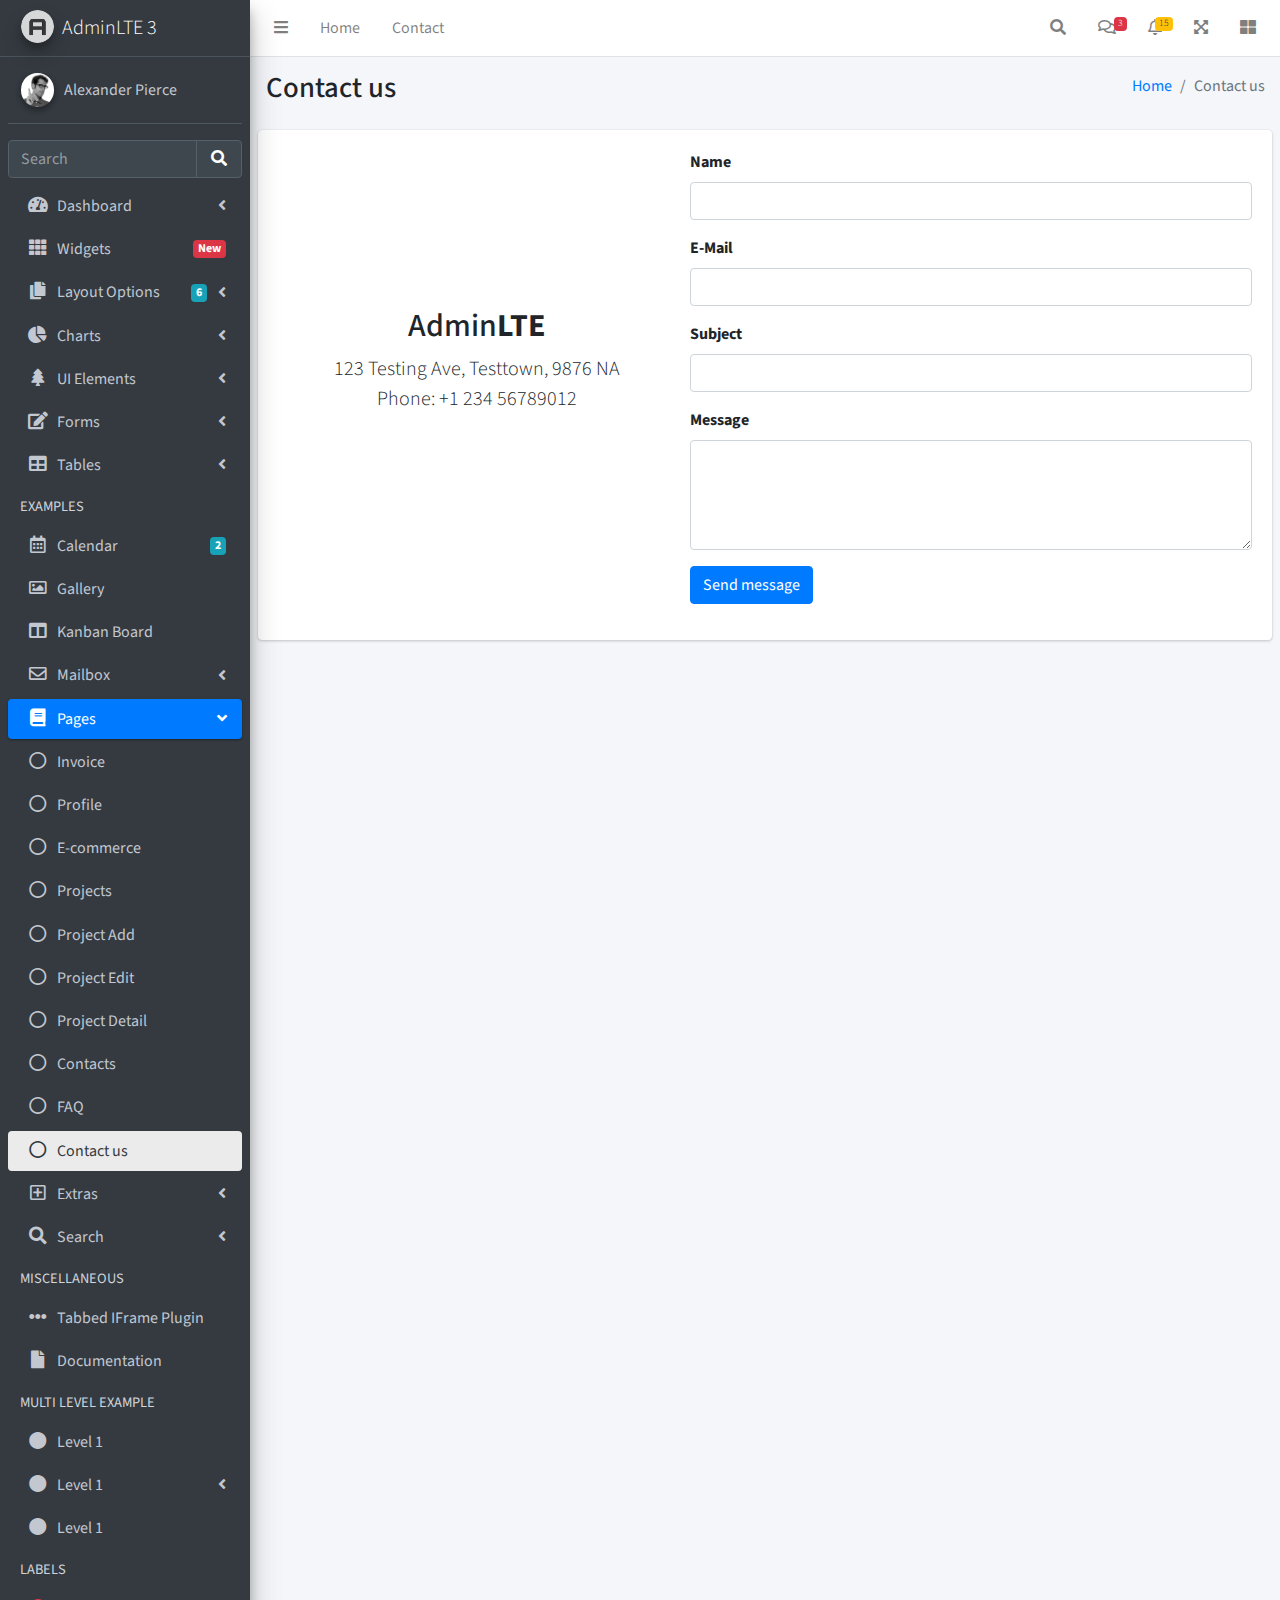
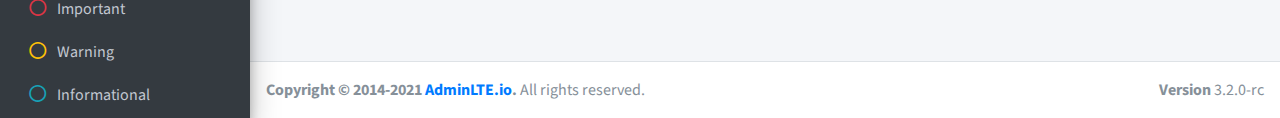
<file: pages/examples/contact-us.html>
<!DOCTYPE html>
<html lang="en">
<head>
  <meta charset="utf-8">
  <meta name="viewport" content="width=device-width, initial-scale=1">
  <title>AdminLTE 3 | Contact us</title>

  <!-- Google Font: Source Sans Pro -->
  <link rel="stylesheet" href="https://fonts.googleapis.com/css?family=Source+Sans+Pro:300,400,400i,700&display=fallback">
  <!-- Font Awesome -->
  <link rel="stylesheet" href="../../plugins/fontawesome-free/css/all.min.css">
  <!-- Theme style -->
  <link rel="stylesheet" href="../../dist/css/adminlte.min.css">
</head>
<body class="hold-transition sidebar-mini">
<!-- Site wrapper -->
<div class="wrapper">
  <!-- Navbar -->
  <nav class="main-header navbar navbar-expand navbar-white navbar-light">
    <!-- Left navbar links -->
    <ul class="navbar-nav">
      <li class="nav-item">
        <a class="nav-link" data-widget="pushmenu" href="#" role="button"><i class="fas fa-bars"></i></a>
      </li>
      <li class="nav-item d-none d-sm-inline-block">
        <a href="../../index3.html" class="nav-link">Home</a>
      </li>
      <li class="nav-item d-none d-sm-inline-block">
        <a href="#" class="nav-link">Contact</a>
      </li>
    </ul>

    <!-- Right navbar links -->
    <ul class="navbar-nav ml-auto">
      <!-- Navbar Search -->
      <li class="nav-item">
        <a class="nav-link" data-widget="navbar-search" href="#" role="button">
          <i class="fas fa-search"></i>
        </a>
        <div class="navbar-search-block">
          <form class="form-inline">
            <div class="input-group input-group-sm">
              <input class="form-control form-control-navbar" type="search" placeholder="Search" aria-label="Search">
              <div class="input-group-append">
                <button class="btn btn-navbar" type="submit">
                  <i class="fas fa-search"></i>
                </button>
                <button class="btn btn-navbar" type="button" data-widget="navbar-search">
                  <i class="fas fa-times"></i>
                </button>
              </div>
            </div>
          </form>
        </div>
      </li>

      <!-- Messages Dropdown Menu -->
      <li class="nav-item dropdown">
        <a class="nav-link" data-toggle="dropdown" href="#">
          <i class="far fa-comments"></i>
          <span class="badge badge-danger navbar-badge">3</span>
        </a>
        <div class="dropdown-menu dropdown-menu-lg dropdown-menu-right">
          <a href="#" class="dropdown-item">
            <!-- Message Start -->
            <div class="media">
              <img src="../../dist/img/user1-128x128.jpg" alt="User Avatar" class="img-size-50 mr-3 img-circle">
              <div class="media-body">
                <h3 class="dropdown-item-title">
                  Brad Diesel
                  <span class="float-right text-sm text-danger"><i class="fas fa-star"></i></span>
                </h3>
                <p class="text-sm">Call me whenever you can...</p>
                <p class="text-sm text-muted"><i class="far fa-clock mr-1"></i> 4 Hours Ago</p>
              </div>
            </div>
            <!-- Message End -->
          </a>
          <div class="dropdown-divider"></div>
          <a href="#" class="dropdown-item">
            <!-- Message Start -->
            <div class="media">
              <img src="../../dist/img/user8-128x128.jpg" alt="User Avatar" class="img-size-50 img-circle mr-3">
              <div class="media-body">
                <h3 class="dropdown-item-title">
                  John Pierce
                  <span class="float-right text-sm text-muted"><i class="fas fa-star"></i></span>
                </h3>
                <p class="text-sm">I got your message bro</p>
                <p class="text-sm text-muted"><i class="far fa-clock mr-1"></i> 4 Hours Ago</p>
              </div>
            </div>
            <!-- Message End -->
          </a>
          <div class="dropdown-divider"></div>
          <a href="#" class="dropdown-item">
            <!-- Message Start -->
            <div class="media">
              <img src="../../dist/img/user3-128x128.jpg" alt="User Avatar" class="img-size-50 img-circle mr-3">
              <div class="media-body">
                <h3 class="dropdown-item-title">
                  Nora Silvester
                  <span class="float-right text-sm text-warning"><i class="fas fa-star"></i></span>
                </h3>
                <p class="text-sm">The subject goes here</p>
                <p class="text-sm text-muted"><i class="far fa-clock mr-1"></i> 4 Hours Ago</p>
              </div>
            </div>
            <!-- Message End -->
          </a>
          <div class="dropdown-divider"></div>
          <a href="#" class="dropdown-item dropdown-footer">See All Messages</a>
        </div>
      </li>
      <!-- Notifications Dropdown Menu -->
      <li class="nav-item dropdown">
        <a class="nav-link" data-toggle="dropdown" href="#">
          <i class="far fa-bell"></i>
          <span class="badge badge-warning navbar-badge">15</span>
        </a>
        <div class="dropdown-menu dropdown-menu-lg dropdown-menu-right">
          <span class="dropdown-item dropdown-header">15 Notifications</span>
          <div class="dropdown-divider"></div>
          <a href="#" class="dropdown-item">
            <i class="fas fa-envelope mr-2"></i> 4 new messages
            <span class="float-right text-muted text-sm">3 mins</span>
          </a>
          <div class="dropdown-divider"></div>
          <a href="#" class="dropdown-item">
            <i class="fas fa-users mr-2"></i> 8 friend requests
            <span class="float-right text-muted text-sm">12 hours</span>
          </a>
          <div class="dropdown-divider"></div>
          <a href="#" class="dropdown-item">
            <i class="fas fa-file mr-2"></i> 3 new reports
            <span class="float-right text-muted text-sm">2 days</span>
          </a>
          <div class="dropdown-divider"></div>
          <a href="#" class="dropdown-item dropdown-footer">See All Notifications</a>
        </div>
      </li>
      <li class="nav-item">
        <a class="nav-link" data-widget="fullscreen" href="#" role="button">
          <i class="fas fa-expand-arrows-alt"></i>
        </a>
      </li>
      <li class="nav-item">
        <a class="nav-link" data-widget="control-sidebar" data-slide="true" href="#" role="button">
          <i class="fas fa-th-large"></i>
        </a>
      </li>
    </ul>
  </nav>
  <!-- /.navbar -->

  <!-- Main Sidebar Container -->
  <aside class="main-sidebar sidebar-dark-primary elevation-4">
    <!-- Brand Logo -->
    <a href="../../index3.html" class="brand-link">
      <img src="../../dist/img/AdminLTELogo.png" alt="AdminLTE Logo" class="brand-image img-circle elevation-3" style="opacity: .8">
      <span class="brand-text font-weight-light">AdminLTE 3</span>
    </a>

    <!-- Sidebar -->
    <div class="sidebar">
      <!-- Sidebar user (optional) -->
      <div class="user-panel mt-3 pb-3 mb-3 d-flex">
        <div class="image">
          <img src="../../dist/img/user2-160x160.jpg" class="img-circle elevation-2" alt="User Image">
        </div>
        <div class="info">
          <a href="#" class="d-block">Alexander Pierce</a>
        </div>
      </div>

      <!-- SidebarSearch Form -->
      <div class="form-inline">
        <div class="input-group" data-widget="sidebar-search">
          <input class="form-control form-control-sidebar" type="search" placeholder="Search" aria-label="Search">
          <div class="input-group-append">
            <button class="btn btn-sidebar">
              <i class="fas fa-search fa-fw"></i>
            </button>
          </div>
        </div>
      </div>

      <!-- Sidebar Menu -->
      <nav class="mt-2">
        <ul class="nav nav-pills nav-sidebar flex-column" data-widget="treeview" role="menu" data-accordion="false">
          <!-- Add icons to the links using the .nav-icon class
               with font-awesome or any other icon font library -->
          <li class="nav-item">
            <a href="#" class="nav-link">
              <i class="nav-icon fas fa-tachometer-alt"></i>
              <p>
                Dashboard
                <i class="right fas fa-angle-left"></i>
              </p>
            </a>
            <ul class="nav nav-treeview">
              <li class="nav-item">
                <a href="../../index.html" class="nav-link">
                  <i class="far fa-circle nav-icon"></i>
                  <p>Dashboard v1</p>
                </a>
              </li>
              <li class="nav-item">
                <a href="../../index2.html" class="nav-link">
                  <i class="far fa-circle nav-icon"></i>
                  <p>Dashboard v2</p>
                </a>
              </li>
              <li class="nav-item">
                <a href="../../index3.html" class="nav-link">
                  <i class="far fa-circle nav-icon"></i>
                  <p>Dashboard v3</p>
                </a>
              </li>
            </ul>
          </li>
          <li class="nav-item">
            <a href="../widgets.html" class="nav-link">
              <i class="nav-icon fas fa-th"></i>
              <p>
                Widgets
                <span class="right badge badge-danger">New</span>
              </p>
            </a>
          </li>
          <li class="nav-item">
            <a href="#" class="nav-link">
              <i class="nav-icon fas fa-copy"></i>
              <p>
                Layout Options
                <i class="fas fa-angle-left right"></i>
                <span class="badge badge-info right">6</span>
              </p>
            </a>
            <ul class="nav nav-treeview">
              <li class="nav-item">
                <a href="../layout/top-nav.html" class="nav-link">
                  <i class="far fa-circle nav-icon"></i>
                  <p>Top Navigation</p>
                </a>
              </li>
              <li class="nav-item">
                <a href="../layout/top-nav-sidebar.html" class="nav-link">
                  <i class="far fa-circle nav-icon"></i>
                  <p>Top Navigation + Sidebar</p>
                </a>
              </li>
              <li class="nav-item">
                <a href="../layout/boxed.html" class="nav-link">
                  <i class="far fa-circle nav-icon"></i>
                  <p>Boxed</p>
                </a>
              </li>
              <li class="nav-item">
                <a href="../layout/fixed-sidebar.html" class="nav-link">
                  <i class="far fa-circle nav-icon"></i>
                  <p>Fixed Sidebar</p>
                </a>
              </li>
              <li class="nav-item">
                <a href="../layout/fixed-sidebar-custom.html" class="nav-link">
                  <i class="far fa-circle nav-icon"></i>
                  <p>Fixed Sidebar <small>+ Custom Area</small></p>
                </a>
              </li>
              <li class="nav-item">
                <a href="../layout/fixed-topnav.html" class="nav-link">
                  <i class="far fa-circle nav-icon"></i>
                  <p>Fixed Navbar</p>
                </a>
              </li>
              <li class="nav-item">
                <a href="../layout/fixed-footer.html" class="nav-link">
                  <i class="far fa-circle nav-icon"></i>
                  <p>Fixed Footer</p>
                </a>
              </li>
              <li class="nav-item">
                <a href="../layout/collapsed-sidebar.html" class="nav-link">
                  <i class="far fa-circle nav-icon"></i>
                  <p>Collapsed Sidebar</p>
                </a>
              </li>
            </ul>
          </li>
          <li class="nav-item">
            <a href="#" class="nav-link">
              <i class="nav-icon fas fa-chart-pie"></i>
              <p>
                Charts
                <i class="right fas fa-angle-left"></i>
              </p>
            </a>
            <ul class="nav nav-treeview">
              <li class="nav-item">
                <a href="../charts/chartjs.html" class="nav-link">
                  <i class="far fa-circle nav-icon"></i>
                  <p>ChartJS</p>
                </a>
              </li>
              <li class="nav-item">
                <a href="../charts/flot.html" class="nav-link">
                  <i class="far fa-circle nav-icon"></i>
                  <p>Flot</p>
                </a>
              </li>
              <li class="nav-item">
                <a href="../charts/inline.html" class="nav-link">
                  <i class="far fa-circle nav-icon"></i>
                  <p>Inline</p>
                </a>
              </li>
              <li class="nav-item">
                <a href="../charts/uplot.html" class="nav-link">
                  <i class="far fa-circle nav-icon"></i>
                  <p>uPlot</p>
                </a>
              </li>
            </ul>
          </li>
          <li class="nav-item">
            <a href="#" class="nav-link">
              <i class="nav-icon fas fa-tree"></i>
              <p>
                UI Elements
                <i class="fas fa-angle-left right"></i>
              </p>
            </a>
            <ul class="nav nav-treeview">
              <li class="nav-item">
                <a href="../UI/general.html" class="nav-link">
                  <i class="far fa-circle nav-icon"></i>
                  <p>General</p>
                </a>
              </li>
              <li class="nav-item">
                <a href="../UI/icons.html" class="nav-link">
                  <i class="far fa-circle nav-icon"></i>
                  <p>Icons</p>
                </a>
              </li>
              <li class="nav-item">
                <a href="../UI/buttons.html" class="nav-link">
                  <i class="far fa-circle nav-icon"></i>
                  <p>Buttons</p>
                </a>
              </li>
              <li class="nav-item">
                <a href="../UI/sliders.html" class="nav-link">
                  <i class="far fa-circle nav-icon"></i>
                  <p>Sliders</p>
                </a>
              </li>
              <li class="nav-item">
                <a href="../UI/modals.html" class="nav-link">
                  <i class="far fa-circle nav-icon"></i>
                  <p>Modals & Alerts</p>
                </a>
              </li>
              <li class="nav-item">
                <a href="../UI/navbar.html" class="nav-link">
                  <i class="far fa-circle nav-icon"></i>
                  <p>Navbar & Tabs</p>
                </a>
              </li>
              <li class="nav-item">
                <a href="../UI/timeline.html" class="nav-link">
                  <i class="far fa-circle nav-icon"></i>
                  <p>Timeline</p>
                </a>
              </li>
              <li class="nav-item">
                <a href="../UI/ribbons.html" class="nav-link">
                  <i class="far fa-circle nav-icon"></i>
                  <p>Ribbons</p>
                </a>
              </li>
            </ul>
          </li>
          <li class="nav-item">
            <a href="#" class="nav-link">
              <i class="nav-icon fas fa-edit"></i>
              <p>
                Forms
                <i class="fas fa-angle-left right"></i>
              </p>
            </a>
            <ul class="nav nav-treeview">
              <li class="nav-item">
                <a href="../forms/general.html" class="nav-link">
                  <i class="far fa-circle nav-icon"></i>
                  <p>General Elements</p>
                </a>
              </li>
              <li class="nav-item">
                <a href="../forms/advanced.html" class="nav-link">
                  <i class="far fa-circle nav-icon"></i>
                  <p>Advanced Elements</p>
                </a>
              </li>
              <li class="nav-item">
                <a href="../forms/editors.html" class="nav-link">
                  <i class="far fa-circle nav-icon"></i>
                  <p>Editors</p>
                </a>
              </li>
              <li class="nav-item">
                <a href="../forms/validation.html" class="nav-link">
                  <i class="far fa-circle nav-icon"></i>
                  <p>Validation</p>
                </a>
              </li>
            </ul>
          </li>
          <li class="nav-item">
            <a href="#" class="nav-link">
              <i class="nav-icon fas fa-table"></i>
              <p>
                Tables
                <i class="fas fa-angle-left right"></i>
              </p>
            </a>
            <ul class="nav nav-treeview">
              <li class="nav-item">
                <a href="../tables/simple.html" class="nav-link">
                  <i class="far fa-circle nav-icon"></i>
                  <p>Simple Tables</p>
                </a>
              </li>
              <li class="nav-item">
                <a href="../tables/data.html" class="nav-link">
                  <i class="far fa-circle nav-icon"></i>
                  <p>DataTables</p>
                </a>
              </li>
              <li class="nav-item">
                <a href="../tables/jsgrid.html" class="nav-link">
                  <i class="far fa-circle nav-icon"></i>
                  <p>jsGrid</p>
                </a>
              </li>
            </ul>
          </li>
          <li class="nav-header">EXAMPLES</li>
          <li class="nav-item">
            <a href="../calendar.html" class="nav-link">
              <i class="nav-icon far fa-calendar-alt"></i>
              <p>
                Calendar
                <span class="badge badge-info right">2</span>
              </p>
            </a>
          </li>
          <li class="nav-item">
            <a href="../gallery.html" class="nav-link">
              <i class="nav-icon far fa-image"></i>
              <p>
                Gallery
              </p>
            </a>
          </li>
          <li class="nav-item">
            <a href="../kanban.html" class="nav-link">
              <i class="nav-icon fas fa-columns"></i>
              <p>
                Kanban Board
              </p>
            </a>
          </li>
          <li class="nav-item">
            <a href="#" class="nav-link">
              <i class="nav-icon far fa-envelope"></i>
              <p>
                Mailbox
                <i class="fas fa-angle-left right"></i>
              </p>
            </a>
            <ul class="nav nav-treeview">
              <li class="nav-item">
                <a href="../mailbox/mailbox.html" class="nav-link">
                  <i class="far fa-circle nav-icon"></i>
                  <p>Inbox</p>
                </a>
              </li>
              <li class="nav-item">
                <a href="../mailbox/compose.html" class="nav-link">
                  <i class="far fa-circle nav-icon"></i>
                  <p>Compose</p>
                </a>
              </li>
              <li class="nav-item">
                <a href="../mailbox/read-mail.html" class="nav-link">
                  <i class="far fa-circle nav-icon"></i>
                  <p>Read</p>
                </a>
              </li>
            </ul>
          </li>
          <li class="nav-item menu-open">
            <a href="#" class="nav-link active">
              <i class="nav-icon fas fa-book"></i>
              <p>
                Pages
                <i class="fas fa-angle-left right"></i>
              </p>
            </a>
            <ul class="nav nav-treeview">
              <li class="nav-item">
                <a href="../examples/invoice.html" class="nav-link">
                  <i class="far fa-circle nav-icon"></i>
                  <p>Invoice</p>
                </a>
              </li>
              <li class="nav-item">
                <a href="../examples/profile.html" class="nav-link">
                  <i class="far fa-circle nav-icon"></i>
                  <p>Profile</p>
                </a>
              </li>
              <li class="nav-item">
                <a href="../examples/e-commerce.html" class="nav-link">
                  <i class="far fa-circle nav-icon"></i>
                  <p>E-commerce</p>
                </a>
              </li>
              <li class="nav-item">
                <a href="../examples/projects.html" class="nav-link">
                  <i class="far fa-circle nav-icon"></i>
                  <p>Projects</p>
                </a>
              </li>
              <li class="nav-item">
                <a href="../examples/project-add.html" class="nav-link">
                  <i class="far fa-circle nav-icon"></i>
                  <p>Project Add</p>
                </a>
              </li>
              <li class="nav-item">
                <a href="../examples/project-edit.html" class="nav-link">
                  <i class="far fa-circle nav-icon"></i>
                  <p>Project Edit</p>
                </a>
              </li>
              <li class="nav-item">
                <a href="../examples/project-detail.html" class="nav-link">
                  <i class="far fa-circle nav-icon"></i>
                  <p>Project Detail</p>
                </a>
              </li>
              <li class="nav-item">
                <a href="../examples/contacts.html" class="nav-link">
                  <i class="far fa-circle nav-icon"></i>
                  <p>Contacts</p>
                </a>
              </li>
              <li class="nav-item">
                <a href="../examples/faq.html" class="nav-link">
                  <i class="far fa-circle nav-icon"></i>
                  <p>FAQ</p>
                </a>
              </li>
              <li class="nav-item">
                <a href="../examples/contact-us.html" class="nav-link active">
                  <i class="far fa-circle nav-icon"></i>
                  <p>Contact us</p>
                </a>
              </li>
            </ul>
          </li>
          <li class="nav-item">
            <a href="#" class="nav-link">
              <i class="nav-icon far fa-plus-square"></i>
              <p>
                Extras
                <i class="fas fa-angle-left right"></i>
              </p>
            </a>
            <ul class="nav nav-treeview">
              <li class="nav-item">
                <a href="#" class="nav-link">
                  <i class="far fa-circle nav-icon"></i>
                  <p>
                    Login & Register v1
                    <i class="fas fa-angle-left right"></i>
                  </p>
                </a>
                <ul class="nav nav-treeview">
                  <li class="nav-item">
                    <a href="../examples/login.html" class="nav-link">
                      <i class="far fa-circle nav-icon"></i>
                      <p>Login v1</p>
                    </a>
                  </li>
                  <li class="nav-item">
                    <a href="../examples/register.html" class="nav-link">
                      <i class="far fa-circle nav-icon"></i>
                      <p>Register v1</p>
                    </a>
                  </li>
                  <li class="nav-item">
                    <a href="../examples/forgot-password.html" class="nav-link">
                      <i class="far fa-circle nav-icon"></i>
                      <p>Forgot Password v1</p>
                    </a>
                  </li>
                  <li class="nav-item">
                    <a href="../examples/recover-password.html" class="nav-link">
                      <i class="far fa-circle nav-icon"></i>
                      <p>Recover Password v1</p>
                    </a>
                  </li>
                </ul>
              </li>
              <li class="nav-item">
                <a href="#" class="nav-link">
                  <i class="far fa-circle nav-icon"></i>
                  <p>
                    Login & Register v2
                    <i class="fas fa-angle-left right"></i>
                  </p>
                </a>
                <ul class="nav nav-treeview">
                  <li class="nav-item">
                    <a href="../examples/login-v2.html" class="nav-link">
                      <i class="far fa-circle nav-icon"></i>
                      <p>Login v2</p>
                    </a>
                  </li>
                  <li class="nav-item">
                    <a href="../examples/register-v2.html" class="nav-link">
                      <i class="far fa-circle nav-icon"></i>
                      <p>Register v2</p>
                    </a>
                  </li>
                  <li class="nav-item">
                    <a href="../examples/forgot-password-v2.html" class="nav-link">
                      <i class="far fa-circle nav-icon"></i>
                      <p>Forgot Password v2</p>
                    </a>
                  </li>
                  <li class="nav-item">
                    <a href="../examples/recover-password-v2.html" class="nav-link">
                      <i class="far fa-circle nav-icon"></i>
                      <p>Recover Password v2</p>
                    </a>
                  </li>
                </ul>
              </li>
              <li class="nav-item">
                <a href="../examples/lockscreen.html" class="nav-link">
                  <i class="far fa-circle nav-icon"></i>
                  <p>Lockscreen</p>
                </a>
              </li>
              <li class="nav-item">
                <a href="../examples/legacy-user-menu.html" class="nav-link">
                  <i class="far fa-circle nav-icon"></i>
                  <p>Legacy User Menu</p>
                </a>
              </li>
              <li class="nav-item">
                <a href="../examples/language-menu.html" class="nav-link">
                  <i class="far fa-circle nav-icon"></i>
                  <p>Language Menu</p>
                </a>
              </li>
              <li class="nav-item">
                <a href="../examples/404.html" class="nav-link">
                  <i class="far fa-circle nav-icon"></i>
                  <p>Error 404</p>
                </a>
              </li>
              <li class="nav-item">
                <a href="../examples/500.html" class="nav-link">
                  <i class="far fa-circle nav-icon"></i>
                  <p>Error 500</p>
                </a>
              </li>
              <li class="nav-item">
                <a href="../examples/pace.html" class="nav-link">
                  <i class="far fa-circle nav-icon"></i>
                  <p>Pace</p>
                </a>
              </li>
              <li class="nav-item">
                <a href="../examples/blank.html" class="nav-link">
                  <i class="far fa-circle nav-icon"></i>
                  <p>Blank Page</p>
                </a>
              </li>
              <li class="nav-item">
                <a href="../../starter.html" class="nav-link">
                  <i class="far fa-circle nav-icon"></i>
                  <p>Starter Page</p>
                </a>
              </li>
            </ul>
          </li>
          <li class="nav-item">
            <a href="#" class="nav-link">
              <i class="nav-icon fas fa-search"></i>
              <p>
                Search
                <i class="fas fa-angle-left right"></i>
              </p>
            </a>
            <ul class="nav nav-treeview">
              <li class="nav-item">
                <a href="../search/simple.html" class="nav-link">
                  <i class="far fa-circle nav-icon"></i>
                  <p>Simple Search</p>
                </a>
              </li>
              <li class="nav-item">
                <a href="../search/enhanced.html" class="nav-link">
                  <i class="far fa-circle nav-icon"></i>
                  <p>Enhanced</p>
                </a>
              </li>
            </ul>
          </li>
          <li class="nav-header">MISCELLANEOUS</li>
          <li class="nav-item">
            <a href="../../iframe.html" class="nav-link">
              <i class="nav-icon fas fa-ellipsis-h"></i>
              <p>Tabbed IFrame Plugin</p>
            </a>
          </li>
          <li class="nav-item">
            <a href="https://adminlte.io/docs/3.1/" class="nav-link">
              <i class="nav-icon fas fa-file"></i>
              <p>Documentation</p>
            </a>
          </li>
          <li class="nav-header">MULTI LEVEL EXAMPLE</li>
          <li class="nav-item">
            <a href="#" class="nav-link">
              <i class="fas fa-circle nav-icon"></i>
              <p>Level 1</p>
            </a>
          </li>
          <li class="nav-item">
            <a href="#" class="nav-link">
              <i class="nav-icon fas fa-circle"></i>
              <p>
                Level 1
                <i class="right fas fa-angle-left"></i>
              </p>
            </a>
            <ul class="nav nav-treeview">
              <li class="nav-item">
                <a href="#" class="nav-link">
                  <i class="far fa-circle nav-icon"></i>
                  <p>Level 2</p>
                </a>
              </li>
              <li class="nav-item">
                <a href="#" class="nav-link">
                  <i class="far fa-circle nav-icon"></i>
                  <p>
                    Level 2
                    <i class="right fas fa-angle-left"></i>
                  </p>
                </a>
                <ul class="nav nav-treeview">
                  <li class="nav-item">
                    <a href="#" class="nav-link">
                      <i class="far fa-dot-circle nav-icon"></i>
                      <p>Level 3</p>
                    </a>
                  </li>
                  <li class="nav-item">
                    <a href="#" class="nav-link">
                      <i class="far fa-dot-circle nav-icon"></i>
                      <p>Level 3</p>
                    </a>
                  </li>
                  <li class="nav-item">
                    <a href="#" class="nav-link">
                      <i class="far fa-dot-circle nav-icon"></i>
                      <p>Level 3</p>
                    </a>
                  </li>
                </ul>
              </li>
              <li class="nav-item">
                <a href="#" class="nav-link">
                  <i class="far fa-circle nav-icon"></i>
                  <p>Level 2</p>
                </a>
              </li>
            </ul>
          </li>
          <li class="nav-item">
            <a href="#" class="nav-link">
              <i class="fas fa-circle nav-icon"></i>
              <p>Level 1</p>
            </a>
          </li>
          <li class="nav-header">LABELS</li>
          <li class="nav-item">
            <a href="#" class="nav-link">
              <i class="nav-icon far fa-circle text-danger"></i>
              <p class="text">Important</p>
            </a>
          </li>
          <li class="nav-item">
            <a href="#" class="nav-link">
              <i class="nav-icon far fa-circle text-warning"></i>
              <p>Warning</p>
            </a>
          </li>
          <li class="nav-item">
            <a href="#" class="nav-link">
              <i class="nav-icon far fa-circle text-info"></i>
              <p>Informational</p>
            </a>
          </li>
        </ul>
      </nav>
      <!-- /.sidebar-menu -->
    </div>
    <!-- /.sidebar -->
  </aside>

  <!-- Content Wrapper. Contains page content -->
  <div class="content-wrapper">
    <!-- Content Header (Page header) -->
    <section class="content-header">
      <div class="container-fluid">
        <div class="row mb-2">
          <div class="col-sm-6">
            <h1>Contact us</h1>
          </div>
          <div class="col-sm-6">
            <ol class="breadcrumb float-sm-right">
              <li class="breadcrumb-item"><a href="#">Home</a></li>
              <li class="breadcrumb-item active">Contact us</li>
            </ol>
          </div>
        </div>
      </div><!-- /.container-fluid -->
    </section>

    <!-- Main content -->
    <section class="content">

      <!-- Default box -->
      <div class="card">
        <div class="card-body row">
          <div class="col-5 text-center d-flex align-items-center justify-content-center">
            <div class="">
              <h2>Admin<strong>LTE</strong></h2>
              <p class="lead mb-5">123 Testing Ave, Testtown, 9876 NA<br>
                Phone: +1 234 56789012
              </p>
            </div>
          </div>
          <div class="col-7">
            <div class="form-group">
              <label for="inputName">Name</label>
              <input type="text" id="inputName" class="form-control" />
            </div>
            <div class="form-group">
              <label for="inputEmail">E-Mail</label>
              <input type="email" id="inputEmail" class="form-control" />
            </div>
            <div class="form-group">
              <label for="inputSubject">Subject</label>
              <input type="text" id="inputSubject" class="form-control" />
            </div>
            <div class="form-group">
              <label for="inputMessage">Message</label>
              <textarea id="inputMessage" class="form-control" rows="4"></textarea>
            </div>
            <div class="form-group">
              <input type="submit" class="btn btn-primary" value="Send message">
            </div>
          </div>
        </div>
      </div>

    </section>
    <!-- /.content -->
  </div>
  <!-- /.content-wrapper -->

  <footer class="main-footer">
    <div class="float-right d-none d-sm-block">
      <b>Version</b> 3.2.0-rc
    </div>
    <strong>Copyright &copy; 2014-2021 <a href="https://adminlte.io">AdminLTE.io</a>.</strong> All rights reserved.
  </footer>

  <!-- Control Sidebar -->
  <aside class="control-sidebar control-sidebar-dark">
    <!-- Control sidebar content goes here -->
  </aside>
  <!-- /.control-sidebar -->
</div>
<!-- ./wrapper -->

<!-- jQuery -->
<script src="../../plugins/jquery/jquery.min.js"></script>
<!-- Bootstrap 4 -->
<script src="../../plugins/bootstrap/js/bootstrap.bundle.min.js"></script>
<!-- AdminLTE App -->
<script src="../../dist/js/adminlte.min.js"></script>
<!-- AdminLTE for demo purposes -->
<script src="../../dist/js/demo.js"></script>
</body>
</html>
</file>
<file: plugins/fullcalendar/main.css>
/* classes attached to <body> */
/* TODO: make fc-event selector work when calender in shadow DOM */
.fc-not-allowed,
.fc-not-allowed .fc-event { /* override events' custom cursors */
  cursor: not-allowed;
}

/* TODO: not attached to body. attached to specific els. move */
.fc-unselectable {
  -webkit-user-select: none;
     -moz-user-select: none;
      -ms-user-select: none;
          user-select: none;
  -webkit-touch-callout: none;
  -webkit-tap-highlight-color: rgba(0, 0, 0, 0);
}
.fc {
  /* layout of immediate children */
  display: flex;
  flex-direction: column;

  font-size: 1em
}
.fc,
  .fc *,
  .fc *:before,
  .fc *:after {
    box-sizing: border-box;
  }
.fc table {
    border-collapse: collapse;
    border-spacing: 0;
    font-size: 1em; /* normalize cross-browser */
  }
.fc th {
    text-align: center;
  }
.fc th,
  .fc td {
    vertical-align: top;
    padding: 0;
  }
.fc a[data-navlink] {
    cursor: pointer;
  }
.fc a[data-navlink]:hover {
    text-decoration: underline;
  }
.fc-direction-ltr {
  direction: ltr;
  text-align: left;
}
.fc-direction-rtl {
  direction: rtl;
  text-align: right;
}
.fc-theme-standard td,
  .fc-theme-standard th {
    border: 1px solid #ddd;
    border: 1px solid var(--fc-border-color, #ddd);
  }
/* for FF, which doesn't expand a 100% div within a table cell. use absolute positioning */
/* inner-wrappers are responsible for being absolute */
/* TODO: best place for this? */
.fc-liquid-hack td,
  .fc-liquid-hack th {
    position: relative;
  }

@font-face {
  font-family: 'fcicons';
  src: url("[data-uri]") format('truetype');
  font-weight: normal;
  font-style: normal;
}

.fc-icon {
  /* added for fc */
  display: inline-block;
  width: 1em;
  height: 1em;
  text-align: center;
  -webkit-user-select: none;
     -moz-user-select: none;
      -ms-user-select: none;
          user-select: none;

  /* use !important to prevent issues with browser extensions that change fonts */
  font-family: 'fcicons' !important;
  speak: none;
  font-style: normal;
  font-weight: normal;
  font-variant: normal;
  text-transform: none;
  line-height: 1;

  /* Better Font Rendering =========== */
  -webkit-font-smoothing: antialiased;
  -moz-osx-font-smoothing: grayscale;
}

.fc-icon-chevron-left:before {
  content: "\e900";
}

.fc-icon-chevron-right:before {
  content: "\e901";
}

.fc-icon-chevrons-left:before {
  content: "\e902";
}

.fc-icon-chevrons-right:before {
  content: "\e903";
}

.fc-icon-minus-square:before {
  content: "\e904";
}

.fc-icon-plus-square:before {
  content: "\e905";
}

.fc-icon-x:before {
  content: "\e906";
}
/*
Lots taken from Flatly (MIT): https://bootswatch.com/4/flatly/bootstrap.css

These styles only apply when the standard-theme is activated.
When it's NOT activated, the fc-button classes won't even be in the DOM.
*/
.fc {

  /* reset */

}
.fc .fc-button {
    border-radius: 0;
    overflow: visible;
    text-transform: none;
    margin: 0;
    font-family: inherit;
    font-size: inherit;
    line-height: inherit;
  }
.fc .fc-button:focus {
    outline: 1px dotted;
    outline: 5px auto -webkit-focus-ring-color;
  }
.fc .fc-button {
    -webkit-appearance: button;
  }
.fc .fc-button:not(:disabled) {
    cursor: pointer;
  }
.fc .fc-button::-moz-focus-inner {
    padding: 0;
    border-style: none;
  }
.fc {

  /* theme */

}
.fc .fc-button {
    display: inline-block;
    font-weight: 400;
    text-align: center;
    vertical-align: middle;
    -webkit-user-select: none;
       -moz-user-select: none;
        -ms-user-select: none;
            user-select: none;
    background-color: transparent;
    border: 1px solid transparent;
    padding: 0.4em 0.65em;
    font-size: 1em;
    line-height: 1.5;
    border-radius: 0.25em;
  }
.fc .fc-button:hover {
    text-decoration: none;
  }
.fc .fc-button:focus {
    outline: 0;
    box-shadow: 0 0 0 0.2rem rgba(44, 62, 80, 0.25);
  }
.fc .fc-button:disabled {
    opacity: 0.65;
  }
.fc {

  /* "primary" coloring */

}
.fc .fc-button-primary {
    color: #fff;
    color: var(--fc-button-text-color, #fff);
    background-color: #2C3E50;
    background-color: var(--fc-button-bg-color, #2C3E50);
    border-color: #2C3E50;
    border-color: var(--fc-button-border-color, #2C3E50);
  }
.fc .fc-button-primary:hover {
    color: #fff;
    color: var(--fc-button-text-color, #fff);
    background-color: #1e2b37;
    background-color: var(--fc-button-hover-bg-color, #1e2b37);
    border-color: #1a252f;
    border-color: var(--fc-button-hover-border-color, #1a252f);
  }
.fc .fc-button-primary:disabled { /* not DRY */
    color: #fff;
    color: var(--fc-button-text-color, #fff);
    background-color: #2C3E50;
    background-color: var(--fc-button-bg-color, #2C3E50);
    border-color: #2C3E50;
    border-color: var(--fc-button-border-color, #2C3E50); /* overrides :hover */
  }
.fc .fc-button-primary:focus {
    box-shadow: 0 0 0 0.2rem rgba(76, 91, 106, 0.5);
  }
.fc .fc-button-primary:not(:disabled):active,
  .fc .fc-button-primary:not(:disabled).fc-button-active {
    color: #fff;
    color: var(--fc-button-text-color, #fff);
    background-color: #1a252f;
    background-color: var(--fc-button-active-bg-color, #1a252f);
    border-color: #151e27;
    border-color: var(--fc-button-active-border-color, #151e27);
  }
.fc .fc-button-primary:not(:disabled):active:focus,
  .fc .fc-button-primary:not(:disabled).fc-button-active:focus {
    box-shadow: 0 0 0 0.2rem rgba(76, 91, 106, 0.5);
  }
.fc {

  /* icons within buttons */

}
.fc .fc-button .fc-icon {
    vertical-align: middle;
    font-size: 1.5em; /* bump up the size (but don't make it bigger than line-height of button, which is 1.5em also) */
  }
.fc .fc-button-group {
    position: relative;
    display: inline-flex;
    vertical-align: middle;
  }
.fc .fc-button-group > .fc-button {
    position: relative;
    flex: 1 1 auto;
  }
.fc .fc-button-group > .fc-button:hover {
    z-index: 1;
  }
.fc .fc-button-group > .fc-button:focus,
  .fc .fc-button-group > .fc-button:active,
  .fc .fc-button-group > .fc-button.fc-button-active {
    z-index: 1;
  }
.fc-direction-ltr .fc-button-group > .fc-button:not(:first-child) {
    margin-left: -1px;
    border-top-left-radius: 0;
    border-bottom-left-radius: 0;
  }
.fc-direction-ltr .fc-button-group > .fc-button:not(:last-child) {
    border-top-right-radius: 0;
    border-bottom-right-radius: 0;
  }
.fc-direction-rtl .fc-button-group > .fc-button:not(:first-child) {
    margin-right: -1px;
    border-top-right-radius: 0;
    border-bottom-right-radius: 0;
  }
.fc-direction-rtl .fc-button-group > .fc-button:not(:last-child) {
    border-top-left-radius: 0;
    border-bottom-left-radius: 0;
  }
.fc .fc-toolbar {
    display: flex;
    justify-content: space-between;
    align-items: center;
  }
.fc .fc-toolbar.fc-header-toolbar {
    margin-bottom: 1.5em;
  }
.fc .fc-toolbar.fc-footer-toolbar {
    margin-top: 1.5em;
  }
.fc .fc-toolbar-title {
    font-size: 1.75em;
    margin: 0;
  }
.fc-direction-ltr .fc-toolbar > * > :not(:first-child) {
    margin-left: .75em; /* space between */
  }
.fc-direction-rtl .fc-toolbar > * > :not(:first-child) {
    margin-right: .75em; /* space between */
  }
.fc-direction-rtl .fc-toolbar-ltr { /* when the toolbar-chunk positioning system is explicitly left-to-right */
    flex-direction: row-reverse;
  }
.fc .fc-scroller {
    -webkit-overflow-scrolling: touch;
    position: relative; /* for abs-positioned elements within */
  }
.fc .fc-scroller-liquid {
    height: 100%;
  }
.fc .fc-scroller-liquid-absolute {
    position: absolute;
    top: 0;
    right: 0;
    left: 0;
    bottom: 0;
  }
.fc .fc-scroller-harness {
    position: relative;
    overflow: hidden;
    direction: ltr;
      /* hack for chrome computing the scroller's right/left wrong for rtl. undone below... */
      /* TODO: demonstrate in codepen */
  }
.fc .fc-scroller-harness-liquid {
    height: 100%;
  }
.fc-direction-rtl .fc-scroller-harness > .fc-scroller { /* undo above hack */
    direction: rtl;
  }
.fc-theme-standard .fc-scrollgrid {
    border: 1px solid #ddd;
    border: 1px solid var(--fc-border-color, #ddd); /* bootstrap does this. match */
  }
.fc .fc-scrollgrid,
    .fc .fc-scrollgrid table { /* all tables (self included) */
      width: 100%; /* because tables don't normally do this */
      table-layout: fixed;
    }
.fc .fc-scrollgrid table { /* inner tables */
      border-top-style: hidden;
      border-left-style: hidden;
      border-right-style: hidden;
    }
.fc .fc-scrollgrid {

    border-collapse: separate;
    border-right-width: 0;
    border-bottom-width: 0;

  }
.fc .fc-scrollgrid-liquid {
    height: 100%;
  }
.fc .fc-scrollgrid-section { /* a <tr> */
    height: 1px /* better than 0, for firefox */

  }
.fc .fc-scrollgrid-section > td {
      height: 1px; /* needs a height so inner div within grow. better than 0, for firefox */
    }
.fc .fc-scrollgrid-section table {
      height: 1px;
        /* for most browsers, if a height isn't set on the table, can't do liquid-height within cells */
        /* serves as a min-height. harmless */
    }
.fc .fc-scrollgrid-section-liquid > td {
      height: 100%; /* better than `auto`, for firefox */
    }
.fc .fc-scrollgrid-section > * {
    border-top-width: 0;
    border-left-width: 0;
  }
.fc .fc-scrollgrid-section-header > *,
  .fc .fc-scrollgrid-section-footer > * {
    border-bottom-width: 0;
  }
.fc .fc-scrollgrid-section-body table,
  .fc .fc-scrollgrid-section-footer table {
    border-bottom-style: hidden; /* head keeps its bottom border tho */
  }
.fc {

  /* stickiness */

}
.fc .fc-scrollgrid-section-sticky > * {
    background: #fff;
    background: var(--fc-page-bg-color, #fff);
    position: sticky;
    z-index: 3; /* TODO: var */
    /* TODO: box-shadow when sticking */
  }
.fc .fc-scrollgrid-section-header.fc-scrollgrid-section-sticky > * {
    top: 0; /* because border-sharing causes a gap at the top */
      /* TODO: give safari -1. has bug */
  }
.fc .fc-scrollgrid-section-footer.fc-scrollgrid-section-sticky > * {
    bottom: 0; /* known bug: bottom-stickiness doesn't work in safari */
  }
.fc .fc-scrollgrid-sticky-shim { /* for horizontal scrollbar */
    height: 1px; /* needs height to create scrollbars */
    margin-bottom: -1px;
  }
.fc-sticky { /* no .fc wrap because used as child of body */
  position: sticky;
}
.fc .fc-view-harness {
    flex-grow: 1; /* because this harness is WITHIN the .fc's flexbox */
    position: relative;
  }
.fc {

  /* when the harness controls the height, make the view liquid */

}
.fc .fc-view-harness-active > .fc-view {
    position: absolute;
    top: 0;
    right: 0;
    bottom: 0;
    left: 0;
  }
.fc .fc-col-header-cell-cushion {
    display: inline-block; /* x-browser for when sticky (when multi-tier header) */
    padding: 2px 4px;
  }
.fc .fc-bg-event,
  .fc .fc-non-business,
  .fc .fc-highlight {
    /* will always have a harness with position:relative/absolute, so absolutely expand */
    position: absolute;
    top: 0;
    left: 0;
    right: 0;
    bottom: 0;
  }
.fc .fc-non-business {
    background: rgba(215, 215, 215, 0.3);
    background: var(--fc-non-business-color, rgba(215, 215, 215, 0.3));
  }
.fc .fc-bg-event {
    background: rgb(143, 223, 130);
    background: var(--fc-bg-event-color, rgb(143, 223, 130));
    opacity: 0.3;
    opacity: var(--fc-bg-event-opacity, 0.3)
  }
.fc .fc-bg-event .fc-event-title {
      margin: .5em;
      font-size: .85em;
      font-size: var(--fc-small-font-size, .85em);
      font-style: italic;
    }
.fc .fc-highlight {
    background: rgba(188, 232, 241, 0.3);
    background: var(--fc-highlight-color, rgba(188, 232, 241, 0.3));
  }
.fc .fc-cell-shaded,
  .fc .fc-day-disabled {
    background: rgba(208, 208, 208, 0.3);
    background: var(--fc-neutral-bg-color, rgba(208, 208, 208, 0.3));
  }
/* link resets */
/* ---------------------------------------------------------------------------------------------------- */
a.fc-event,
a.fc-event:hover {
  text-decoration: none;
}
/* cursor */
.fc-event[href],
.fc-event.fc-event-draggable {
  cursor: pointer;
}
/* event text content */
/* ---------------------------------------------------------------------------------------------------- */
.fc-event .fc-event-main {
    position: relative;
    z-index: 2;
  }
/* dragging */
/* ---------------------------------------------------------------------------------------------------- */
.fc-event-dragging:not(.fc-event-selected) { /* MOUSE */
    opacity: 0.75;
  }
.fc-event-dragging.fc-event-selected { /* TOUCH */
    box-shadow: 0 2px 7px rgba(0, 0, 0, 0.3);
  }
/* resizing */
/* ---------------------------------------------------------------------------------------------------- */
/* (subclasses should hone positioning for touch and non-touch) */
.fc-event .fc-event-resizer {
    display: none;
    position: absolute;
    z-index: 4;
  }
.fc-event:hover, /* MOUSE */
.fc-event-selected { /* TOUCH */

}
.fc-event:hover .fc-event-resizer, .fc-event-selected .fc-event-resizer {
    display: block;
  }
.fc-event-selected .fc-event-resizer {
    border-radius: 4px;
    border-radius: calc(var(--fc-event-resizer-dot-total-width, 8px) / 2);
    border-width: 1px;
    border-width: var(--fc-event-resizer-dot-border-width, 1px);
    width: 8px;
    width: var(--fc-event-resizer-dot-total-width, 8px);
    height: 8px;
    height: var(--fc-event-resizer-dot-total-width, 8px);
    border-style: solid;
    border-color: inherit;
    background: #fff;
    background: var(--fc-page-bg-color, #fff)

    /* expand hit area */

  }
.fc-event-selected .fc-event-resizer:before {
      content: '';
      position: absolute;
      top: -20px;
      left: -20px;
      right: -20px;
      bottom: -20px;
    }
/* selecting (always TOUCH) */
/* ---------------------------------------------------------------------------------------------------- */
.fc-event-selected {
  box-shadow: 0 2px 5px rgba(0, 0, 0, 0.2)

  /* expand hit area (subclasses should expand) */

}
.fc-event-selected:before {
    content: "";
    position: absolute;
    z-index: 3;
    top: 0;
    left: 0;
    right: 0;
    bottom: 0;
  }
.fc-event-selected {

  /* dimmer effect */

}
.fc-event-selected:after {
    content: "";
    background: rgba(0, 0, 0, 0.25);
    background: var(--fc-event-selected-overlay-color, rgba(0, 0, 0, 0.25));
    position: absolute;
    z-index: 1;

    /* assume there's a border on all sides. overcome it. */
    /* sometimes there's NOT a border, in which case the dimmer will go over */
    /* an adjacent border, which looks fine. */
    top: -1px;
    left: -1px;
    right: -1px;
    bottom: -1px;
  }
/*
A HORIZONTAL event
*/
.fc-h-event { /* allowed to be top-level */
  display: block;
  border: 1px solid #3788d8;
  border: 1px solid var(--fc-event-border-color, #3788d8);
  background-color: #3788d8;
  background-color: var(--fc-event-bg-color, #3788d8)

}
.fc-h-event .fc-event-main {
    color: #fff;
    color: var(--fc-event-text-color, #fff);
  }
.fc-h-event .fc-event-main-frame {
    display: flex; /* for make fc-event-title-container expand */
  }
.fc-h-event .fc-event-time {
    max-width: 100%; /* clip overflow on this element */
    overflow: hidden;
  }
.fc-h-event .fc-event-title-container { /* serves as a container for the sticky cushion */
    flex-grow: 1;
    flex-shrink: 1;
    min-width: 0; /* important for allowing to shrink all the way */
  }
.fc-h-event .fc-event-title {
    display: inline-block; /* need this to be sticky cross-browser */
    vertical-align: top; /* for not messing up line-height */
    left: 0;  /* for sticky */
    right: 0; /* for sticky */
    max-width: 100%; /* clip overflow on this element */
    overflow: hidden;
  }
.fc-h-event.fc-event-selected:before {
    /* expand hit area */
    top: -10px;
    bottom: -10px;
  }
/* adjust border and border-radius (if there is any) for non-start/end */
.fc-direction-ltr .fc-daygrid-block-event:not(.fc-event-start),
.fc-direction-rtl .fc-daygrid-block-event:not(.fc-event-end) {
  border-top-left-radius: 0;
  border-bottom-left-radius: 0;
  border-left-width: 0;
}
.fc-direction-ltr .fc-daygrid-block-event:not(.fc-event-end),
.fc-direction-rtl .fc-daygrid-block-event:not(.fc-event-start) {
  border-top-right-radius: 0;
  border-bottom-right-radius: 0;
  border-right-width: 0;
}
/* resizers */
.fc-h-event:not(.fc-event-selected) .fc-event-resizer {
  top: 0;
  bottom: 0;
  width: 8px;
  width: var(--fc-event-resizer-thickness, 8px);
}
.fc-direction-ltr .fc-h-event:not(.fc-event-selected) .fc-event-resizer-start,
.fc-direction-rtl .fc-h-event:not(.fc-event-selected) .fc-event-resizer-end {
  cursor: w-resize;
  left: -4px;
  left: calc(var(--fc-event-resizer-thickness, 8px) / -2);
}
.fc-direction-ltr .fc-h-event:not(.fc-event-selected) .fc-event-resizer-end,
.fc-direction-rtl .fc-h-event:not(.fc-event-selected) .fc-event-resizer-start {
  cursor: e-resize;
  right: -4px;
  right: calc(var(--fc-event-resizer-thickness, 8px) / -2);
}
/* resizers for TOUCH */
.fc-h-event.fc-event-selected .fc-event-resizer {
  top: 50%;
  margin-top: -4px;
  margin-top: calc(var(--fc-event-resizer-dot-total-width, 8px) / -2);
}
.fc-direction-ltr .fc-h-event.fc-event-selected .fc-event-resizer-start,
.fc-direction-rtl .fc-h-event.fc-event-selected .fc-event-resizer-end {
  left: -4px;
  left: calc(var(--fc-event-resizer-dot-total-width, 8px) / -2);
}
.fc-direction-ltr .fc-h-event.fc-event-selected .fc-event-resizer-end,
.fc-direction-rtl .fc-h-event.fc-event-selected .fc-event-resizer-start {
  right: -4px;
  right: calc(var(--fc-event-resizer-dot-total-width, 8px) / -2);
}
.fc .fc-popover {
    position: absolute;
    z-index: 9999;
    box-shadow: 0 2px 6px rgba(0,0,0,.15);
  }
.fc .fc-popover-header {
    display: flex;
    flex-direction: row;
    justify-content: space-between;
    align-items: center;
    padding: 3px 4px;
  }
.fc .fc-popover-title {
    margin: 0 2px;
  }
.fc .fc-popover-close {
    cursor: pointer;
    opacity: 0.65;
    font-size: 1.1em;
  }
.fc-theme-standard .fc-popover {
    border: 1px solid #ddd;
    border: 1px solid var(--fc-border-color, #ddd);
    background: #fff;
    background: var(--fc-page-bg-color, #fff);
  }
.fc-theme-standard .fc-popover-header {
    background: rgba(208, 208, 208, 0.3);
    background: var(--fc-neutral-bg-color, rgba(208, 208, 208, 0.3));
  }


:root {
  --fc-daygrid-event-dot-width: 8px;
}
/* help things clear margins of inner content */
.fc-daygrid-day-frame,
.fc-daygrid-day-events,
.fc-daygrid-event-harness { /* for event top/bottom margins */
}
.fc-daygrid-day-frame:before, .fc-daygrid-day-events:before, .fc-daygrid-event-harness:before {
  content: "";
  clear: both;
  display: table; }
.fc-daygrid-day-frame:after, .fc-daygrid-day-events:after, .fc-daygrid-event-harness:after {
  content: "";
  clear: both;
  display: table; }
.fc .fc-daygrid-body { /* a <div> that wraps the table */
    position: relative;
    z-index: 1; /* container inner z-index's because <tr>s can't do it */
  }
.fc .fc-daygrid-day.fc-day-today {
      background-color: rgba(255, 220, 40, 0.15);
      background-color: var(--fc-today-bg-color, rgba(255, 220, 40, 0.15));
    }
.fc .fc-daygrid-day-frame {
    position: relative;
    min-height: 100%; /* seems to work better than `height` because sets height after rows/cells naturally do it */
  }
.fc {

  /* cell top */

}
.fc .fc-daygrid-day-top {
    display: flex;
    flex-direction: row-reverse;
  }
.fc .fc-day-other .fc-daygrid-day-top {
    opacity: 0.3;
  }
.fc {

  /* day number (within cell top) */

}
.fc .fc-daygrid-day-number {
    position: relative;
    z-index: 4;
    padding: 4px;
  }
.fc {

  /* event container */

}
.fc .fc-daygrid-day-events {
    margin-top: 1px; /* needs to be margin, not padding, so that available cell height can be computed */
  }
.fc {

  /* positioning for balanced vs natural */

}
.fc .fc-daygrid-body-balanced .fc-daygrid-day-events {
      position: absolute;
      left: 0;
      right: 0;
    }
.fc .fc-daygrid-body-unbalanced .fc-daygrid-day-events {
      position: relative; /* for containing abs positioned event harnesses */
      min-height: 2em; /* in addition to being a min-height during natural height, equalizes the heights a little bit */
    }
.fc .fc-daygrid-body-natural { /* can coexist with -unbalanced */
  }
.fc .fc-daygrid-body-natural .fc-daygrid-day-events {
      margin-bottom: 1em;
    }
.fc {

  /* event harness */

}
.fc .fc-daygrid-event-harness {
    position: relative;
  }
.fc .fc-daygrid-event-harness-abs {
    position: absolute;
    top: 0; /* fallback coords for when cannot yet be computed */
    left: 0; /* */
    right: 0; /* */
  }
.fc .fc-daygrid-bg-harness {
    position: absolute;
    top: 0;
    bottom: 0;
  }
.fc {

  /* bg content */

}
.fc .fc-daygrid-day-bg .fc-non-business { z-index: 1 }
.fc .fc-daygrid-day-bg .fc-bg-event { z-index: 2 }
.fc .fc-daygrid-day-bg .fc-highlight { z-index: 3 }
.fc {

  /* events */

}
.fc .fc-daygrid-event {
    z-index: 6;
    margin-top: 1px;
  }
.fc .fc-daygrid-event.fc-event-mirror {
    z-index: 7;
  }
.fc {

  /* cell bottom (within day-events) */

}
.fc .fc-daygrid-day-bottom {
    font-size: .85em;
    padding: 2px 3px 0
  }
.fc .fc-daygrid-day-bottom:before {
  content: "";
  clear: both;
  display: table; }
.fc .fc-daygrid-more-link {
    position: relative;
    z-index: 4;
    cursor: pointer;
  }
.fc {

  /* week number (within frame) */

}
.fc .fc-daygrid-week-number {
    position: absolute;
    z-index: 5;
    top: 0;
    padding: 2px;
    min-width: 1.5em;
    text-align: center;
    background-color: rgba(208, 208, 208, 0.3);
    background-color: var(--fc-neutral-bg-color, rgba(208, 208, 208, 0.3));
    color: #808080;
    color: var(--fc-neutral-text-color, #808080);
  }
.fc {

  /* popover */

}
.fc .fc-more-popover .fc-popover-body {
    min-width: 220px;
    padding: 10px;
  }
.fc-direction-ltr .fc-daygrid-event.fc-event-start,
.fc-direction-rtl .fc-daygrid-event.fc-event-end {
  margin-left: 2px;
}
.fc-direction-ltr .fc-daygrid-event.fc-event-end,
.fc-direction-rtl .fc-daygrid-event.fc-event-start {
  margin-right: 2px;
}
.fc-direction-ltr .fc-daygrid-week-number {
    left: 0;
    border-radius: 0 0 3px 0;
  }
.fc-direction-rtl .fc-daygrid-week-number {
    right: 0;
    border-radius: 0 0 0 3px;
  }
.fc-liquid-hack .fc-daygrid-day-frame {
    position: static; /* will cause inner absolute stuff to expand to <td> */
  }
.fc-daygrid-event { /* make root-level, because will be dragged-and-dropped outside of a component root */
  position: relative; /* for z-indexes assigned later */
  white-space: nowrap;
  border-radius: 3px; /* dot event needs this to when selected */
  font-size: .85em;
  font-size: var(--fc-small-font-size, .85em);
}
/* --- the rectangle ("block") style of event --- */
.fc-daygrid-block-event .fc-event-time {
    font-weight: bold;
  }
.fc-daygrid-block-event .fc-event-time,
  .fc-daygrid-block-event .fc-event-title {
    padding: 1px;
  }
/* --- the dot style of event --- */
.fc-daygrid-dot-event {
  display: flex;
  align-items: center;
  padding: 2px 0

}
.fc-daygrid-dot-event .fc-event-title {
    flex-grow: 1;
    flex-shrink: 1;
    min-width: 0; /* important for allowing to shrink all the way */
    overflow: hidden;
    font-weight: bold;
  }
.fc-daygrid-dot-event:hover,
  .fc-daygrid-dot-event.fc-event-mirror {
    background: rgba(0, 0, 0, 0.1);
  }
.fc-daygrid-dot-event.fc-event-selected:before {
    /* expand hit area */
    top: -10px;
    bottom: -10px;
  }
.fc-daygrid-event-dot { /* the actual dot */
  margin: 0 4px;
  box-sizing: content-box;
  width: 0;
  height: 0;
  border: 4px solid #3788d8;
  border: calc(var(--fc-daygrid-event-dot-width, 8px) / 2) solid var(--fc-event-border-color, #3788d8);
  border-radius: 4px;
  border-radius: calc(var(--fc-daygrid-event-dot-width, 8px) / 2);
}
/* --- spacing between time and title --- */
.fc-direction-ltr .fc-daygrid-event .fc-event-time {
    margin-right: 3px;
  }
.fc-direction-rtl .fc-daygrid-event .fc-event-time {
    margin-left: 3px;
  }


/*
A VERTICAL event
*/

.fc-v-event { /* allowed to be top-level */
  display: block;
  border: 1px solid #3788d8;
  border: 1px solid var(--fc-event-border-color, #3788d8);
  background-color: #3788d8;
  background-color: var(--fc-event-bg-color, #3788d8)

}

.fc-v-event .fc-event-main {
    color: #fff;
    color: var(--fc-event-text-color, #fff);
    height: 100%;
  }

.fc-v-event .fc-event-main-frame {
    height: 100%;
    display: flex;
    flex-direction: column;
  }

.fc-v-event .fc-event-time {
    flex-grow: 0;
    flex-shrink: 0;
    max-height: 100%;
    overflow: hidden;
  }

.fc-v-event .fc-event-title-container { /* a container for the sticky cushion */
    flex-grow: 1;
    flex-shrink: 1;
    min-height: 0; /* important for allowing to shrink all the way */
  }

.fc-v-event .fc-event-title { /* will have fc-sticky on it */
    top: 0;
    bottom: 0;
    max-height: 100%; /* clip overflow */
    overflow: hidden;
  }

.fc-v-event:not(.fc-event-start) {
    border-top-width: 0;
    border-top-left-radius: 0;
    border-top-right-radius: 0;
  }

.fc-v-event:not(.fc-event-end) {
    border-bottom-width: 0;
    border-bottom-left-radius: 0;
    border-bottom-right-radius: 0;
  }

.fc-v-event.fc-event-selected:before {
    /* expand hit area */
    left: -10px;
    right: -10px;
  }

.fc-v-event {

  /* resizer (mouse AND touch) */

}

.fc-v-event .fc-event-resizer-start {
    cursor: n-resize;
  }

.fc-v-event .fc-event-resizer-end {
    cursor: s-resize;
  }

.fc-v-event {

  /* resizer for MOUSE */

}

.fc-v-event:not(.fc-event-selected) .fc-event-resizer {
      height: 8px;
      height: var(--fc-event-resizer-thickness, 8px);
      left: 0;
      right: 0;
    }

.fc-v-event:not(.fc-event-selected) .fc-event-resizer-start {
      top: -4px;
      top: calc(var(--fc-event-resizer-thickness, 8px) / -2);
    }

.fc-v-event:not(.fc-event-selected) .fc-event-resizer-end {
      bottom: -4px;
      bottom: calc(var(--fc-event-resizer-thickness, 8px) / -2);
    }

.fc-v-event {

  /* resizer for TOUCH (when event is "selected") */

}

.fc-v-event.fc-event-selected .fc-event-resizer {
      left: 50%;
      margin-left: -4px;
      margin-left: calc(var(--fc-event-resizer-dot-total-width, 8px) / -2);
    }

.fc-v-event.fc-event-selected .fc-event-resizer-start {
      top: -4px;
      top: calc(var(--fc-event-resizer-dot-total-width, 8px) / -2);
    }

.fc-v-event.fc-event-selected .fc-event-resizer-end {
      bottom: -4px;
      bottom: calc(var(--fc-event-resizer-dot-total-width, 8px) / -2);
    }
.fc .fc-timegrid .fc-daygrid-body { /* the all-day daygrid within the timegrid view */
    z-index: 2; /* put above the timegrid-body so that more-popover is above everything. TODO: better solution */
  }
.fc .fc-timegrid-divider {
    padding: 0 0 2px; /* browsers get confused when you set height. use padding instead */
  }
.fc .fc-timegrid-body {
    position: relative;
    z-index: 1; /* scope the z-indexes of slots and cols */
    min-height: 100%; /* fill height always, even when slat table doesn't grow */
  }
.fc .fc-timegrid-axis-chunk { /* for advanced ScrollGrid */
    position: relative /* offset parent for now-indicator-container */

  }
.fc .fc-timegrid-axis-chunk > table {
      position: relative;
      z-index: 1; /* above the now-indicator-container */
    }
.fc .fc-timegrid-slots {
    position: relative;
    z-index: 1;
  }
.fc .fc-timegrid-slot { /* a <td> */
    height: 1.5em;
    border-bottom: 0 /* each cell owns its top border */
  }
.fc .fc-timegrid-slot:empty:before {
      content: '\00a0'; /* make sure there's at least an empty space to create height for height syncing */
    }
.fc .fc-timegrid-slot-minor {
    border-top-style: dotted;
  }
.fc .fc-timegrid-slot-label-cushion {
    display: inline-block;
    white-space: nowrap;
  }
.fc .fc-timegrid-slot-label {
    vertical-align: middle; /* vertical align the slots */
  }
.fc {


  /* slots AND axis cells (top-left corner of view including the "all-day" text) */

}
.fc .fc-timegrid-axis-cushion,
  .fc .fc-timegrid-slot-label-cushion {
    padding: 0 4px;
  }
.fc {


  /* axis cells (top-left corner of view including the "all-day" text) */
  /* vertical align is more complicated, uses flexbox */

}
.fc .fc-timegrid-axis-frame-liquid {
    height: 100%; /* will need liquid-hack in FF */
  }
.fc .fc-timegrid-axis-frame {
    overflow: hidden;
    display: flex;
    align-items: center; /* vertical align */
    justify-content: flex-end; /* horizontal align. matches text-align below */
  }
.fc .fc-timegrid-axis-cushion {
    max-width: 60px; /* limits the width of the "all-day" text */
    flex-shrink: 0; /* allows text to expand how it normally would, regardless of constrained width */
  }
.fc-direction-ltr .fc-timegrid-slot-label-frame {
    text-align: right;
  }
.fc-direction-rtl .fc-timegrid-slot-label-frame {
    text-align: left;
  }
.fc-liquid-hack .fc-timegrid-axis-frame-liquid {
  height: auto;
  position: absolute;
  top: 0;
  right: 0;
  bottom: 0;
  left: 0;
  }
.fc .fc-timegrid-col.fc-day-today {
      background-color: rgba(255, 220, 40, 0.15);
      background-color: var(--fc-today-bg-color, rgba(255, 220, 40, 0.15));
    }
.fc .fc-timegrid-col-frame {
    min-height: 100%; /* liquid-hack is below */
    position: relative;
  }
.fc-media-screen.fc-liquid-hack .fc-timegrid-col-frame {
  height: auto;
  position: absolute;
  top: 0;
  right: 0;
  bottom: 0;
  left: 0;
    }
.fc-media-screen .fc-timegrid-cols {
    position: absolute; /* no z-index. children will decide and go above slots */
    top: 0;
    left: 0;
    right: 0;
    bottom: 0
  }
.fc-media-screen .fc-timegrid-cols > table {
      height: 100%;
    }
.fc-media-screen .fc-timegrid-col-bg,
  .fc-media-screen .fc-timegrid-col-events,
  .fc-media-screen .fc-timegrid-now-indicator-container {
    position: absolute;
    top: 0;
    left: 0;
    right: 0;
  }
.fc {

  /* bg */

}
.fc .fc-timegrid-col-bg {
    z-index: 2; /* TODO: kill */
  }
.fc .fc-timegrid-col-bg .fc-non-business { z-index: 1 }
.fc .fc-timegrid-col-bg .fc-bg-event { z-index: 2 }
.fc .fc-timegrid-col-bg .fc-highlight { z-index: 3 }
.fc .fc-timegrid-bg-harness {
    position: absolute; /* top/bottom will be set by JS */
    left: 0;
    right: 0;
  }
.fc {

  /* fg events */
  /* (the mirror segs are put into a separate container with same classname, */
  /* and they must be after the normal seg container to appear at a higher z-index) */

}
.fc .fc-timegrid-col-events {
    z-index: 3;
    /* child event segs have z-indexes that are scoped within this div */
  }
.fc {

  /* now indicator */

}
.fc .fc-timegrid-now-indicator-container {
    bottom: 0;
    overflow: hidden; /* don't let overflow of lines/arrows cause unnecessary scrolling */
    /* z-index is set on the individual elements */
  }
.fc-direction-ltr .fc-timegrid-col-events {
    margin: 0 2.5% 0 2px;
  }
.fc-direction-rtl .fc-timegrid-col-events {
    margin: 0 2px 0 2.5%;
  }
.fc-timegrid-event-harness {
  position: absolute /* top/left/right/bottom will all be set by JS */
}
.fc-timegrid-event-harness > .fc-timegrid-event {
    position: absolute; /* absolute WITHIN the harness */
    top: 0; /* for when not yet positioned */
    bottom: 0; /* " */
    left: 0;
    right: 0;
  }
.fc-timegrid-event-harness-inset .fc-timegrid-event,
.fc-timegrid-event.fc-event-mirror,
.fc-timegrid-more-link {
  box-shadow: 0px 0px 0px 1px #fff;
  box-shadow: 0px 0px 0px 1px var(--fc-page-bg-color, #fff);
}
.fc-timegrid-event,
.fc-timegrid-more-link { /* events need to be root */
  font-size: .85em;
  font-size: var(--fc-small-font-size, .85em);
  border-radius: 3px;
}
.fc-timegrid-event { /* events need to be root */
  margin-bottom: 1px /* give some space from bottom */
}
.fc-timegrid-event .fc-event-main {
    padding: 1px 1px 0;
  }
.fc-timegrid-event .fc-event-time {
    white-space: nowrap;
    font-size: .85em;
    font-size: var(--fc-small-font-size, .85em);
    margin-bottom: 1px;
  }
.fc-timegrid-event-short .fc-event-main-frame {
    flex-direction: row;
    overflow: hidden;
  }
.fc-timegrid-event-short .fc-event-time:after {
    content: '\00a0-\00a0'; /* dash surrounded by non-breaking spaces */
  }
.fc-timegrid-event-short .fc-event-title {
    font-size: .85em;
    font-size: var(--fc-small-font-size, .85em)
  }
.fc-timegrid-more-link { /* does NOT inherit from fc-timegrid-event */
  position: absolute;
  z-index: 9999; /* hack */
  color: inherit;
  color: var(--fc-more-link-text-color, inherit);
  background: #d0d0d0;
  background: var(--fc-more-link-bg-color, #d0d0d0);
  cursor: pointer;
  margin-bottom: 1px; /* match space below fc-timegrid-event */
}
.fc-timegrid-more-link-inner { /* has fc-sticky */
  padding: 3px 2px;
  top: 0;
}
.fc-direction-ltr .fc-timegrid-more-link {
    right: 0;
  }
.fc-direction-rtl .fc-timegrid-more-link {
    left: 0;
  }
.fc {

  /* line */

}
.fc .fc-timegrid-now-indicator-line {
    position: absolute;
    z-index: 4;
    left: 0;
    right: 0;
    border-style: solid;
    border-color: red;
    border-color: var(--fc-now-indicator-color, red);
    border-width: 1px 0 0;
  }
.fc {

  /* arrow */

}
.fc .fc-timegrid-now-indicator-arrow {
    position: absolute;
    z-index: 4;
    margin-top: -5px; /* vertically center on top coordinate */
    border-style: solid;
    border-color: red;
    border-color: var(--fc-now-indicator-color, red);
  }
.fc-direction-ltr .fc-timegrid-now-indicator-arrow {
    left: 0;

    /* triangle pointing right. TODO: mixin */
    border-width: 5px 0 5px 6px;
    border-top-color: transparent;
    border-bottom-color: transparent;
  }
.fc-direction-rtl .fc-timegrid-now-indicator-arrow {
    right: 0;

    /* triangle pointing left. TODO: mixin */
    border-width: 5px 6px 5px 0;
    border-top-color: transparent;
    border-bottom-color: transparent;
  }


:root {
  --fc-list-event-dot-width: 10px;
  --fc-list-event-hover-bg-color: #f5f5f5;
}
.fc-theme-standard .fc-list {
    border: 1px solid #ddd;
    border: 1px solid var(--fc-border-color, #ddd);
  }
.fc {

  /* message when no events */

}
.fc .fc-list-empty {
    background-color: rgba(208, 208, 208, 0.3);
    background-color: var(--fc-neutral-bg-color, rgba(208, 208, 208, 0.3));
    height: 100%;
    display: flex;
    justify-content: center;
    align-items: center; /* vertically aligns fc-list-empty-inner */
  }
.fc .fc-list-empty-cushion {
    margin: 5em 0;
  }
.fc {

  /* table within the scroller */
  /* ---------------------------------------------------------------------------------------------------- */

}
.fc .fc-list-table {
    width: 100%;
    border-style: hidden; /* kill outer border on theme */
  }
.fc .fc-list-table tr > * {
    border-left: 0;
    border-right: 0;
  }
.fc .fc-list-sticky .fc-list-day > * { /* the cells */
      position: sticky;
      top: 0;
      background: #fff;
      background: var(--fc-page-bg-color, #fff); /* for when headers are styled to be transparent and sticky */
    }
.fc .fc-list-table th {
    padding: 0; /* uses an inner-wrapper instead... */
  }
.fc .fc-list-table td,
  .fc .fc-list-day-cushion {
    padding: 8px 14px;
  }
.fc {


  /* date heading rows */
  /* ---------------------------------------------------------------------------------------------------- */

}
.fc .fc-list-day-cushion:after {
  content: "";
  clear: both;
  display: table; /* clear floating */
    }
.fc-theme-standard .fc-list-day-cushion {
    background-color: rgba(208, 208, 208, 0.3);
    background-color: var(--fc-neutral-bg-color, rgba(208, 208, 208, 0.3));
  }
.fc-direction-ltr .fc-list-day-text,
.fc-direction-rtl .fc-list-day-side-text {
  float: left;
}
.fc-direction-ltr .fc-list-day-side-text,
.fc-direction-rtl .fc-list-day-text {
  float: right;
}
/* make the dot closer to the event title */
.fc-direction-ltr .fc-list-table .fc-list-event-graphic { padding-right: 0 }
.fc-direction-rtl .fc-list-table .fc-list-event-graphic { padding-left: 0 }
.fc .fc-list-event.fc-event-forced-url {
    cursor: pointer; /* whole row will seem clickable */
  }
.fc .fc-list-event:hover td {
    background-color: #f5f5f5;
    background-color: var(--fc-list-event-hover-bg-color, #f5f5f5);
  }
.fc {

  /* shrink certain cols */

}
.fc .fc-list-event-graphic,
  .fc .fc-list-event-time {
    white-space: nowrap;
    width: 1px;
  }
.fc .fc-list-event-dot {
    display: inline-block;
    box-sizing: content-box;
    width: 0;
    height: 0;
    border: 5px solid #3788d8;
    border: calc(var(--fc-list-event-dot-width, 10px) / 2) solid var(--fc-event-border-color, #3788d8);
    border-radius: 5px;
    border-radius: calc(var(--fc-list-event-dot-width, 10px) / 2);
  }
.fc {

  /* reset <a> styling */

}
.fc .fc-list-event-title a {
    color: inherit;
    text-decoration: none;
  }
.fc {

  /* underline link when hovering over any part of row */

}
.fc .fc-list-event.fc-event-forced-url:hover a {
    text-decoration: underline;
  }



  .fc-theme-bootstrap a:not([href]) {
    color: inherit; /* natural color for navlinks */
  }
</file>
<file: plugins/overlayScrollbars/css/OverlayScrollbars.min.css>
/*!
 * OverlayScrollbars
 * https://github.com/KingSora/OverlayScrollbars
 *
 * Version: 1.13.0
 *
 * Copyright KingSora | Rene Haas.
 * https://github.com/KingSora
 *
 * Released under the MIT license.
 * Date: 02.08.2020
 */
html.os-html,html.os-html>.os-host{display:block;overflow:hidden;box-sizing:border-box;height:100%!important;width:100%!important;min-width:100%!important;min-height:100%!important;margin:0!important;position:absolute!important}html.os-html>.os-host>.os-padding{position:absolute}body.os-dragging,body.os-dragging *{cursor:default}.os-host,.os-host-textarea{position:relative;overflow:visible!important;-webkit-box-orient:vertical;-webkit-box-direction:normal;-ms-flex-direction:column;flex-direction:column;-ms-flex-wrap:nowrap;flex-wrap:nowrap;-webkit-box-pack:start;-ms-flex-pack:start;justify-content:flex-start;-ms-flex-line-pack:start;align-content:flex-start;-webkit-box-align:start;-ms-flex-align:start;-ms-grid-row-align:flex-start;align-items:flex-start}.os-host-flexbox{overflow:hidden!important;display:-webkit-box;display:-ms-flexbox;display:flex}.os-host-flexbox>.os-size-auto-observer{height:inherit!important}.os-host-flexbox>.os-content-glue{-webkit-box-flex:1;-ms-flex-positive:1;flex-grow:1;-ms-flex-negative:0;flex-shrink:0}.os-host-flexbox>.os-size-auto-observer,.os-host-flexbox>.os-content-glue{min-height:0;min-width:0;-webkit-box-flex:0;-ms-flex-positive:0;flex-grow:0;-ms-flex-negative:1;flex-shrink:1;-ms-flex-preferred-size:auto;flex-basis:auto}#os-dummy-scrollbar-size{position:fixed;opacity:0;-ms-filter:'progid:DXImageTransform.Microsoft.Alpha(Opacity=0)';visibility:hidden;overflow:scroll;height:500px;width:500px}#os-dummy-scrollbar-size>div{width:200%;height:200%;margin:10px 0}#os-dummy-scrollbar-size:before,#os-dummy-scrollbar-size:after,.os-content:before,.os-content:after{content:'';display:table;width:.01px;height:.01px;line-height:0;font-size:0;flex-grow:0;flex-shrink:0;visibility:hidden}#os-dummy-scrollbar-size,.os-viewport{-ms-overflow-style:scrollbar!important}.os-viewport-native-scrollbars-invisible#os-dummy-scrollbar-size,.os-viewport-native-scrollbars-invisible.os-viewport{scrollbar-width:none!important}.os-viewport-native-scrollbars-invisible#os-dummy-scrollbar-size::-webkit-scrollbar,.os-viewport-native-scrollbars-invisible.os-viewport::-webkit-scrollbar,.os-viewport-native-scrollbars-invisible#os-dummy-scrollbar-size::-webkit-scrollbar-corner,.os-viewport-native-scrollbars-invisible.os-viewport::-webkit-scrollbar-corner{display:none!important;width:0!important;height:0!important;visibility:hidden!important;background:0 0!important}.os-content-glue{box-sizing:inherit;max-height:100%;max-width:100%;width:100%;pointer-events:none}.os-padding{box-sizing:inherit;direction:inherit;position:absolute;overflow:visible;padding:0;margin:0;left:0;top:0;bottom:0;right:0;width:auto!important;height:auto!important;z-index:0}.os-host-overflow>.os-padding{overflow:hidden}.os-viewport{direction:inherit!important;box-sizing:inherit!important;resize:none!important;outline:0!important;position:absolute;overflow:hidden;top:0;left:0;bottom:0;right:0;padding:0;margin:0;-webkit-overflow-scrolling:touch}.os-content-arrange{position:absolute;z-index:-1;min-height:1px;min-width:1px;pointer-events:none}.os-content{direction:inherit;box-sizing:border-box!important;position:relative;display:block;height:100%;width:100%;height:100%;width:100%;visibility:visible}.os-content>.os-textarea{box-sizing:border-box!important;direction:inherit!important;background:0 0!important;outline:0 transparent!important;overflow:hidden!important;position:absolute!important;display:block!important;top:0!important;left:0!important;margin:0!important;border-radius:0!important;float:none!important;-webkit-filter:none!important;filter:none!important;border:0!important;resize:none!important;-webkit-transform:none!important;transform:none!important;max-width:none!important;max-height:none!important;box-shadow:none!important;-webkit-perspective:none!important;perspective:none!important;opacity:1!important;z-index:1!important;clip:auto!important;vertical-align:baseline!important;padding:0}.os-host-rtl>.os-padding>.os-viewport>.os-content>.os-textarea{right:0!important}.os-content>.os-textarea-cover{z-index:-1;pointer-events:none}.os-content>.os-textarea[wrap=off]{white-space:pre!important;margin:0!important}.os-text-inherit{font-family:inherit;font-size:inherit;font-weight:inherit;font-style:inherit;font-variant:inherit;text-transform:inherit;text-decoration:inherit;text-indent:inherit;text-align:inherit;text-shadow:inherit;text-overflow:inherit;letter-spacing:inherit;word-spacing:inherit;line-height:inherit;unicode-bidi:inherit;direction:inherit;color:inherit;cursor:text}.os-resize-observer,.os-resize-observer-host{box-sizing:inherit;display:block;visibility:hidden;position:absolute;top:0;left:0;height:100%;width:100%;overflow:hidden;pointer-events:none;z-index:-1}.os-resize-observer-host{padding:inherit;border:inherit;border-color:transparent;border-style:solid;box-sizing:border-box}.os-resize-observer-host.observed{display:flex;flex-direction:column;justify-content:flex-start;align-items:flex-start}.os-resize-observer-host>.os-resize-observer,.os-resize-observer-host.observed>.os-resize-observer{height:200%;width:200%;padding:inherit;border:inherit;margin:0;display:block;box-sizing:content-box}.os-resize-observer-host.observed>.os-resize-observer,.os-resize-observer-host.observed>.os-resize-observer:before{display:flex;position:relative;flex-grow:1;flex-shrink:0;flex-basis:auto;box-sizing:border-box}.os-resize-observer-host.observed>.os-resize-observer:before{content:'';box-sizing:content-box;padding:inherit;border:inherit;margin:0}.os-size-auto-observer{box-sizing:inherit!important;height:100%;width:inherit;max-width:1px;position:relative;float:left;max-height:1px;overflow:hidden;z-index:-1;padding:0;margin:0;pointer-events:none;-webkit-box-flex:inherit;-ms-flex-positive:inherit;flex-grow:inherit;-ms-flex-negative:0;flex-shrink:0;-ms-flex-preferred-size:0;flex-basis:0}.os-size-auto-observer>.os-resize-observer{width:1000%;height:1000%;min-height:1px;min-width:1px}.os-resize-observer-item{position:absolute;top:0;right:0;bottom:0;left:0;overflow:hidden;z-index:-1;opacity:0;direction:ltr!important;-webkit-box-flex:0!important;-ms-flex:none!important;flex:none!important}.os-resize-observer-item-final{position:absolute;left:0;top:0;-webkit-transition:none!important;transition:none!important;-webkit-box-flex:0!important;-ms-flex:none!important;flex:none!important}.os-resize-observer{-webkit-animation-duration:.001s;animation-duration:.001s;-webkit-animation-name:os-resize-observer-dummy-animation;animation-name:os-resize-observer-dummy-animation}object.os-resize-observer{box-sizing:border-box!important}@-webkit-keyframes os-resize-observer-dummy-animation{0%{z-index:0}to{z-index:-1}}@keyframes os-resize-observer-dummy-animation{0%{z-index:0}to{z-index:-1}}.os-host-transition>.os-scrollbar,.os-host-transition>.os-scrollbar-corner{-webkit-transition:opacity .3s,visibility .3s,top .3s,right .3s,bottom .3s,left .3s;transition:opacity .3s,visibility .3s,top .3s,right .3s,bottom .3s,left .3s}html.os-html>.os-host>.os-scrollbar{position:absolute;z-index:999999}.os-scrollbar,.os-scrollbar-corner{position:absolute;opacity:1;-ms-filter:'progid:DXImageTransform.Microsoft.Alpha(Opacity=100)';z-index:1}.os-scrollbar-corner{bottom:0;right:0}.os-scrollbar{pointer-events:none}.os-scrollbar-track{pointer-events:auto;position:relative;height:100%;width:100%;padding:0!important;border:0!important}.os-scrollbar-handle{pointer-events:auto;position:absolute;width:100%;height:100%}.os-scrollbar-handle-off,.os-scrollbar-track-off{pointer-events:none}.os-scrollbar.os-scrollbar-unusable,.os-scrollbar.os-scrollbar-unusable *{pointer-events:none!important}.os-scrollbar.os-scrollbar-unusable .os-scrollbar-handle{opacity:0!important}.os-scrollbar-horizontal{bottom:0;left:0}.os-scrollbar-vertical{top:0;right:0}.os-host-rtl>.os-scrollbar-horizontal{right:0}.os-host-rtl>.os-scrollbar-vertical{right:auto;left:0}.os-host-rtl>.os-scrollbar-corner{right:auto;left:0}.os-scrollbar-auto-hidden,.os-padding+.os-scrollbar-corner,.os-host-resize-disabled.os-host-scrollbar-horizontal-hidden>.os-scrollbar-corner,.os-host-scrollbar-horizontal-hidden>.os-scrollbar-horizontal,.os-host-resize-disabled.os-host-scrollbar-vertical-hidden>.os-scrollbar-corner,.os-host-scrollbar-vertical-hidden>.os-scrollbar-vertical,.os-scrollbar-horizontal.os-scrollbar-auto-hidden+.os-scrollbar-vertical+.os-scrollbar-corner,.os-scrollbar-horizontal+.os-scrollbar-vertical.os-scrollbar-auto-hidden+.os-scrollbar-corner,.os-scrollbar-horizontal.os-scrollbar-auto-hidden+.os-scrollbar-vertical.os-scrollbar-auto-hidden+.os-scrollbar-corner{opacity:0;visibility:hidden;pointer-events:none}.os-scrollbar-corner-resize-both{cursor:nwse-resize}.os-host-rtl>.os-scrollbar-corner-resize-both{cursor:nesw-resize}.os-scrollbar-corner-resize-horizontal{cursor:ew-resize}.os-scrollbar-corner-resize-vertical{cursor:ns-resize}.os-dragging .os-scrollbar-corner.os-scrollbar-corner-resize{cursor:default}.os-host-resize-disabled.os-host-scrollbar-horizontal-hidden>.os-scrollbar-vertical{top:0;bottom:0}.os-host-resize-disabled.os-host-scrollbar-vertical-hidden>.os-scrollbar-horizontal,.os-host-rtl.os-host-resize-disabled.os-host-scrollbar-vertical-hidden>.os-scrollbar-horizontal{right:0;left:0}.os-scrollbar:hover,.os-scrollbar-corner.os-scrollbar-corner-resize{opacity:1!important;visibility:visible!important}.os-scrollbar-corner.os-scrollbar-corner-resize{background-image:url([data-uri]);background-repeat:no-repeat;background-position:100% 100%;pointer-events:auto!important}.os-host-rtl>.os-scrollbar-corner.os-scrollbar-corner-resize{-webkit-transform:scale(-1,1);transform:scale(-1,1)}.os-host-overflow{overflow:hidden!important}.os-theme-none>.os-scrollbar-horizontal,.os-theme-none>.os-scrollbar-vertical,.os-theme-none>.os-scrollbar-corner{display:none!important}.os-theme-none>.os-scrollbar-corner-resize{display:block!important;min-width:10px;min-height:10px}.os-theme-dark>.os-scrollbar-horizontal,.os-theme-light>.os-scrollbar-horizontal{right:10px;height:10px}.os-theme-dark>.os-scrollbar-vertical,.os-theme-light>.os-scrollbar-vertical{bottom:10px;width:10px}.os-theme-dark.os-host-rtl>.os-scrollbar-horizontal,.os-theme-light.os-host-rtl>.os-scrollbar-horizontal{left:10px;right:0}.os-theme-dark>.os-scrollbar-corner,.os-theme-light>.os-scrollbar-corner{height:10px;width:10px}.os-theme-dark>.os-scrollbar-corner,.os-theme-light>.os-scrollbar-corner{background-color:transparent}.os-theme-dark>.os-scrollbar,.os-theme-light>.os-scrollbar{padding:2px;box-sizing:border-box;background:0 0}.os-theme-dark>.os-scrollbar.os-scrollbar-unusable,.os-theme-light>.os-scrollbar.os-scrollbar-unusable{background:0 0}.os-theme-dark>.os-scrollbar>.os-scrollbar-track,.os-theme-light>.os-scrollbar>.os-scrollbar-track{background:0 0}.os-theme-dark>.os-scrollbar-horizontal>.os-scrollbar-track>.os-scrollbar-handle,.os-theme-light>.os-scrollbar-horizontal>.os-scrollbar-track>.os-scrollbar-handle{min-width:30px}.os-theme-dark>.os-scrollbar-vertical>.os-scrollbar-track>.os-scrollbar-handle,.os-theme-light>.os-scrollbar-vertical>.os-scrollbar-track>.os-scrollbar-handle{min-height:30px}.os-theme-dark.os-host-transition>.os-scrollbar>.os-scrollbar-track>.os-scrollbar-handle,.os-theme-light.os-host-transition>.os-scrollbar>.os-scrollbar-track>.os-scrollbar-handle{-webkit-transition:background-color .3s;transition:background-color .3s}.os-theme-dark>.os-scrollbar>.os-scrollbar-track>.os-scrollbar-handle,.os-theme-light>.os-scrollbar>.os-scrollbar-track>.os-scrollbar-handle,.os-theme-dark>.os-scrollbar>.os-scrollbar-track,.os-theme-light>.os-scrollbar>.os-scrollbar-track{border-radius:10px}.os-theme-dark>.os-scrollbar>.os-scrollbar-track>.os-scrollbar-handle{background:rgba(0,0,0,.4)}.os-theme-light>.os-scrollbar>.os-scrollbar-track>.os-scrollbar-handle{background:rgba(255,255,255,.4)}.os-theme-dark>.os-scrollbar:hover>.os-scrollbar-track>.os-scrollbar-handle{background:rgba(0,0,0,.55)}.os-theme-light>.os-scrollbar:hover>.os-scrollbar-track>.os-scrollbar-handle{background:rgba(255,255,255,.55)}.os-theme-dark>.os-scrollbar>.os-scrollbar-track>.os-scrollbar-handle.active{background:rgba(0,0,0,.7)}.os-theme-light>.os-scrollbar>.os-scrollbar-track>.os-scrollbar-handle.active{background:rgba(255,255,255,.7)}.os-theme-dark>.os-scrollbar-horizontal .os-scrollbar-handle:before,.os-theme-dark>.os-scrollbar-vertical .os-scrollbar-handle:before,.os-theme-light>.os-scrollbar-horizontal .os-scrollbar-handle:before,.os-theme-light>.os-scrollbar-vertical .os-scrollbar-handle:before{content:'';position:absolute;left:0;right:0;top:0;bottom:0;display:block}.os-theme-dark.os-host-scrollbar-horizontal-hidden>.os-scrollbar-horizontal .os-scrollbar-handle:before,.os-theme-dark.os-host-scrollbar-vertical-hidden>.os-scrollbar-vertical .os-scrollbar-handle:before,.os-theme-light.os-host-scrollbar-horizontal-hidden>.os-scrollbar-horizontal .os-scrollbar-handle:before,.os-theme-light.os-host-scrollbar-vertical-hidden>.os-scrollbar-vertical .os-scrollbar-handle:before{display:none}.os-theme-dark>.os-scrollbar-horizontal .os-scrollbar-handle:before,.os-theme-light>.os-scrollbar-horizontal .os-scrollbar-handle:before{top:-6px;bottom:-2px}.os-theme-dark>.os-scrollbar-vertical .os-scrollbar-handle:before,.os-theme-light>.os-scrollbar-vertical .os-scrollbar-handle:before{left:-6px;right:-2px}.os-host-rtl.os-theme-dark>.os-scrollbar-vertical .os-scrollbar-handle:before,.os-host-rtl.os-theme-light>.os-scrollbar-vertical .os-scrollbar-handle:before{right:-6px;left:-2px}
</file>
<file: plugins/uplot/uPlot.min.css>
.uplot, .uplot *, .uplot *::before, .uplot *::after {box-sizing: border-box;}.uplot {font-family: system-ui, -apple-system, "Segoe UI", Roboto, "Helvetica Neue", Arial, "Noto Sans", sans-serif, "Apple Color Emoji", "Segoe UI Emoji", "Segoe UI Symbol", "Noto Color Emoji";line-height: 1.5;width: min-content;}.u-title {text-align: center;font-size: 18px;font-weight: bold;}.u-wrap {position: relative;user-select: none;}.u-over, .u-under {position: absolute;}.u-under {overflow: hidden;}.uplot canvas {display: block;position: relative;width: 100%;height: 100%;}.u-legend {font-size: 14px;margin: auto;text-align: center;}.u-inline {display: block;}.u-inline * {display: inline-block;}.u-inline tr {margin-right: 16px;}.u-legend th {font-weight: 600;}.u-legend th > * {vertical-align: middle;display: inline-block;}.u-legend .u-marker {width: 1em;height: 1em;margin-right: 4px;background-clip: padding-box !important;}.u-inline.u-live th::after {content: ":";vertical-align: middle;}.u-inline:not(.u-live) .u-value {display: none;}.u-series > * {padding: 4px;}.u-series th {cursor: pointer;}.u-legend .u-off > * {opacity: 0.3;}.u-select {background: rgba(0,0,0,0.07);position: absolute;pointer-events: none;}.u-cursor-x, .u-cursor-y {position: absolute;left: 0;top: 0;pointer-events: none;will-change: transform;z-index: 100;}.u-hz .u-cursor-x, .u-vt .u-cursor-y {height: 100%;border-right: 1px dashed #607D8B;}.u-hz .u-cursor-y, .u-vt .u-cursor-x {width: 100%;border-bottom: 1px dashed #607D8B;}.u-cursor-pt {position: absolute;top: 0;left: 0;border-radius: 50%;border: 0 solid;pointer-events: none;will-change: transform;z-index: 100;/*this has to be !important since we set inline "background" shorthand */background-clip: padding-box !important;}.u-select.u-off, .u-cursor-x.u-off, .u-cursor-y.u-off, .u-cursor-pt.u-off {display: none;}
</file>
